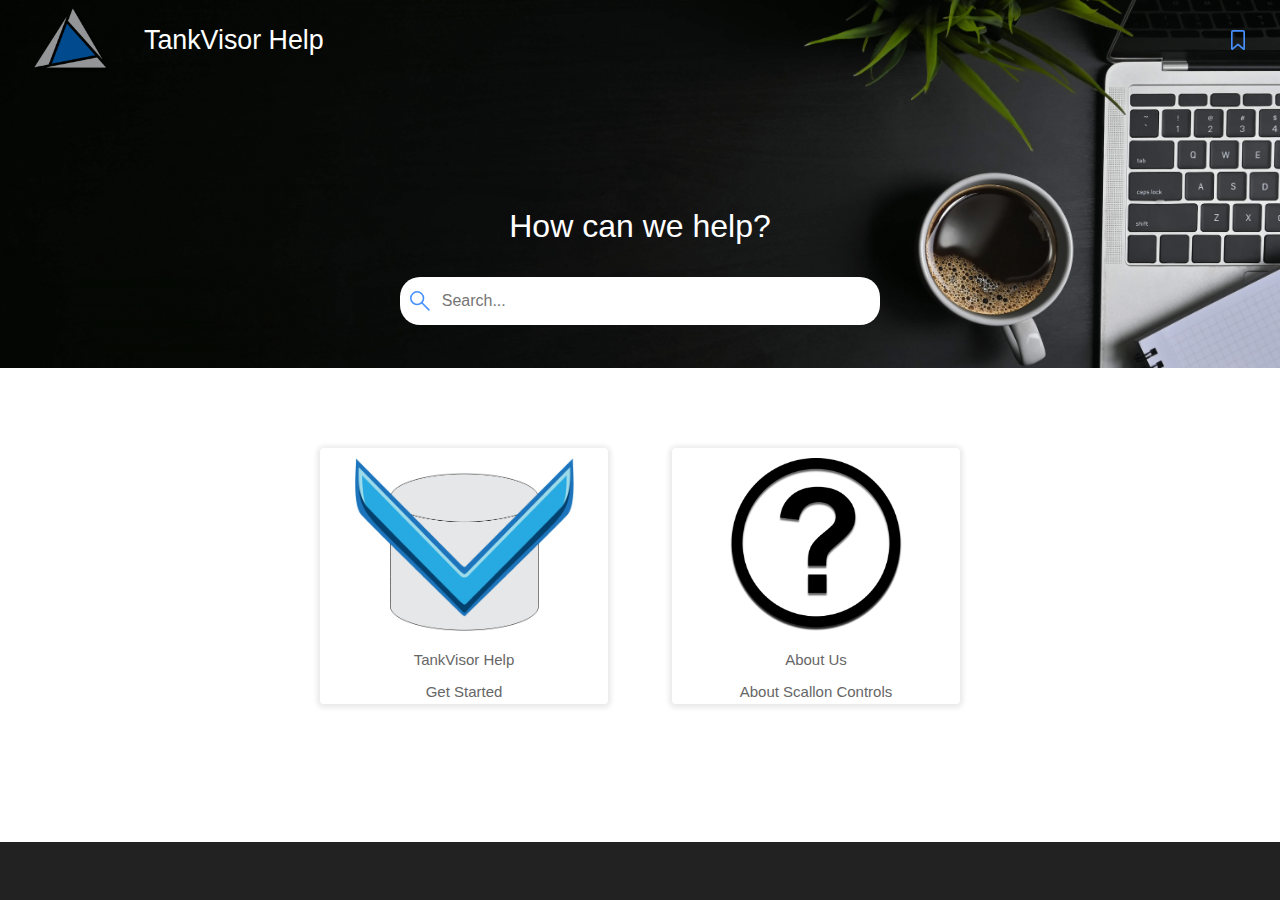
<file: index.htm>
<?xml version="1.0" encoding="utf-8" ?>
<!DOCTYPE html>
<html lang="en" xmlns="http://www.w3.org/1999/xhtml"><head>
  <meta http-equiv="X-UA-Compatible" content="IE=edge"/>
  <meta name="viewport" content="width=device-width, initial-scale=1, maximum-scale=3, user-scalable=yes"/>
  <meta http-equiv="Content-Type" content="text/html; charset=utf-8"/>
  <meta name="version" content="2020.0.0"/>
  <title>
    TankVisor Help
  </title>
  
  <link rel="StyleSheet" href="template/Dark/layout.css" type="text/css"/>
  <link rel="StyleSheet" href="template/Dark/userstyles.css" type="text/css"/>
  <script type="text/javascript">//<![CDATA[

    gRootRelPath = ".";
    gCommonRootRelPath = ".";
  
//]]></script>
</head>

<body class="rh-BODY-wrapper">
  <div class="cookie-widget-holder" id="cookie-status-widget-holder"></div>
  <div class="RH-LAYOUT-HOMEPAGE-TITLEBAR-skip-content-container" id="skip-to-content"></div>
  <header role="banner" class="RH-LAYOUT-HOMEPAGE-TITLEBAR-container">
    <div class="RH-LAYOUT-HOMEPAGE-TITLEBAR-title-bar">
      <div class="RH-LAYOUT-HOMEPAGE-TITLEBAR-logo" id="logo-holder"></div>
      <div id="project_title" class="RH-LAYOUT-HOMEPAGE-TITLEBAR-title"></div>
      <div class="rh-layout-HOMEPAGE-titlebar-right-box">
        <div class="RH-LAYOUT-HOMEPAGE-HEADERMENU-container" id="header-menu"></div>
        <div class="RH-LAYOUT-HOMEPAGE-TITLEBAR-toolbar-box" id="rh-toolbar"></div>
        <div class="RH-LAYOUT-HOMEPAGE-SIDEBAR-container rh-layout-overlay" id="rh-rightpanel"></div>
      </div>
    </div>
    <div id="homepage_intro_tiles" class="RH-LAYOUT-HOMEPAGE-TITLEBAR-homepage-intro-tiles"></div>
    <div id="search_with_help_homepage" class="rh-layout-homepage-titlebar-search-with-help-homepage"></div>
    <div class="rh-layout-selectdetails" id="rh-selectdetails"></div>
  </header>
  <main class="rh-main-class" role="main">
    <div class="rh-layout-homepage-searchresults-searchresultpop" id="RH-LAYOUT-HOMEPAGE-searchresultpop"></div>
    <section class="RH-LAYOUT-HOMEPAGE-TOC-container" id="RH-LAYOUT-HOMEPAGE-TOCTILES"></section>
    <article data-region="topic" class="RH-LAYOUT-HOMEPAGE-TOPICAREA-container RH-LAYOUT-CENTERPANEL-topic-box"></article>
    <div id="rh-homepage"></div>
  </main>
  <footer role="contentinfo" class="RH-LAYOUT-HOMEPAGE-FOOTER-container" id="rh-footer"></footer>
  <script type="text/javascript" src="template/scripts/homepage.js" charset="utf-8"></script>
  <script src="whxdata/layoutconfig.js"></script>
  
  
    
  

  
    
  


</body></html>
</file>
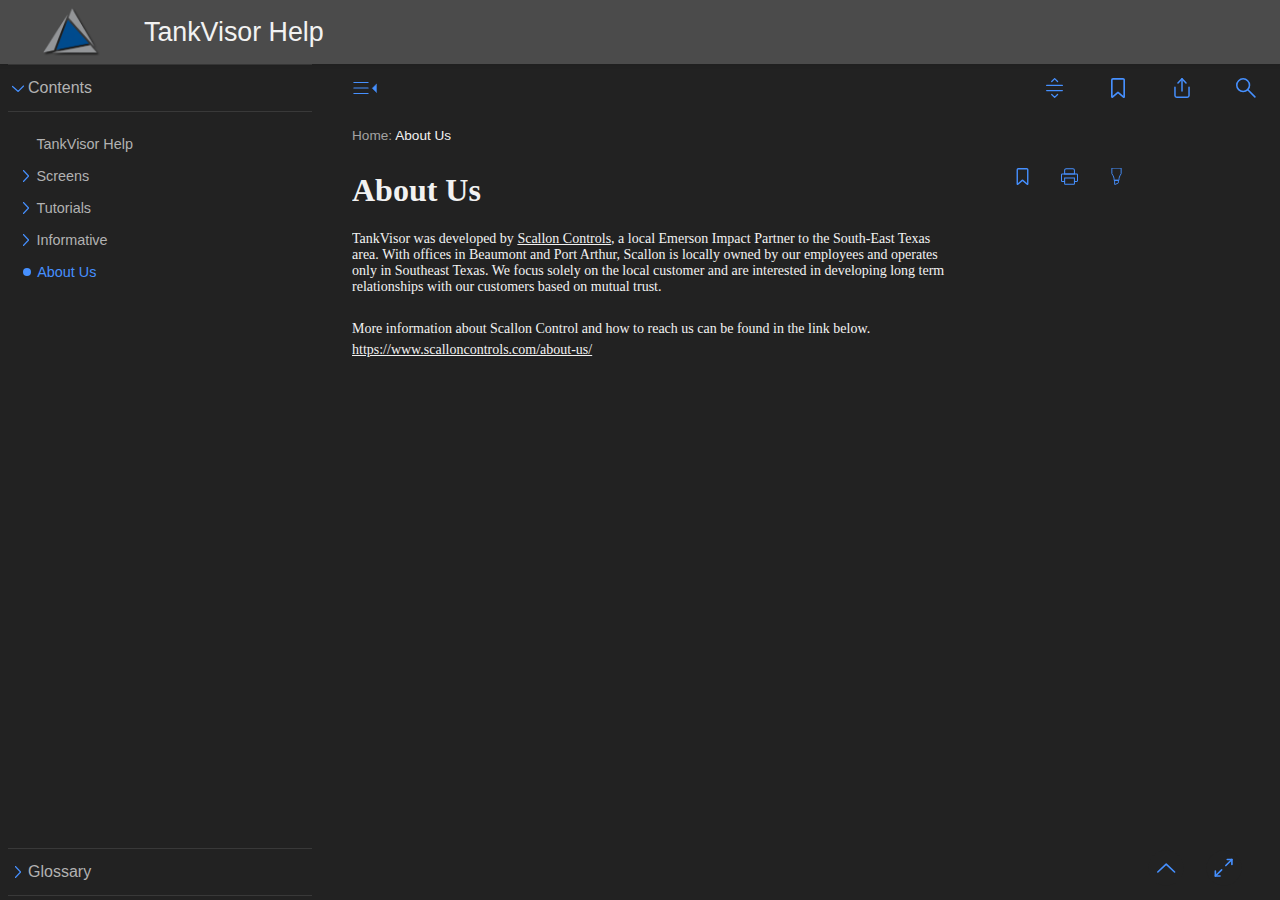
<file: About_Us.htm>
<?xml version="1.0" encoding="utf-8" ?>
<!DOCTYPE html>
<html xmlns="http://www.w3.org/1999/xhtml"><head>
  <meta http-equiv="X-UA-Compatible" content="IE=edge"/>
  <meta name="viewport" content="width=device-width, initial-scale=1, maximum-scale=3, user-scalable=yes"/>
  <meta name="version" content="2020.0.0"/>
  <link rel="StyleSheet" href="./template/styles/topic.min.css" type="text/css"/>
  <link rel="StyleSheet" data-skin="true" type="text/css" href="./template/Dark/layout.css"/>
  <link rel="StyleSheet" data-skin="true" href="./template/Dark/userstyles.css" type="text/css"/>
  

  <meta http-equiv="Content-Type" content="text/html; charset=utf-8"/>
  <meta name="generator" content="Adobe RoboHelp 2020"/>
  <title>About Us</title>
  <meta name="topic-status" content="Draft"/>
  <link rel="stylesheet" type="text/css" href="assets/css/default.css"/>
  <meta name="rh-authors" content="Joey Williams"/>
  <meta name="topic-comment" content="About Scallon Controls"/>
</head>

<body class="rh-BODY-wrapper">
  <div class="cookie-widget-holder" id="cookie-status-widget-holder"></div>
  <div class="RH-LAYOUT-HEADER-skip-content-container" id="skip-to-content"></div>
  <header class="RH-LAYOUT-HEADER-container" role="banner">
    <div class="RH-LAYOUT-HEADER-logo-box  ">
      <div class="RH-LAYOUT-HEADER-logo" id="logo-holder"></div>
      <div class="RH-LAYOUT-HEADER-title" id="topic-title-holder"></div>
    </div>
    <div class="RH-LAYOUT-HEADERMENU-container" id="header-menu"></div>
  </header>
  <main role="main" class="RH-LAYOUT-BODY-container">
    <div class="RH-LAYOUT-SEARCHRESULTS" id="rh-searchresults"></div>
    <div class="RH-LAYOUT-LEFTPANEL-container" id="rh-leftpanel"></div>
    <div class="rh-layout-BODY-main" id="rh-layout-main">
      <div class="RH-LAYOUT-TOOLBAR-toolbar-box" id="rh-toolbar"></div>
      <div class="rh-layout-BODY-body">
        <div class="RH-LAYOUT-CENTERPANEL-container">
          <div class="rh-layout-selectdetails" id="rh-selectdetails"></div>
          <div class="RH-LAYOUT-CENTERPANEL-topic-box" id="rh-topic">
  <h1>About Us</h1>
  <p>TankVisor was developed by <a href="https://www.scalloncontrols.com/">Scallon Controls</a>, a local Emerson Impact Partner to the South-East Texas area. <span>With offices in Beaumont and Port Arthur, Scallon is locally owned by our employees and operates only in Southeast Texas. We focus solely on the local customer and are interested in developing long term relationships with our customers based on mutual trust.</span></p>
  <p> </p>
  <p>More information about Scallon Control and how to reach us can be found in the link below.</p>
  <p><a href="https://www.scalloncontrols.com/about-us/">https://www.scalloncontrols.com/about-us/</a></p>

</div>
          <div class="RH-LAYOUT-BRS-container" id="rh-brs"></div>
        </div>
        <div class="RH-LAYOUT-RIGHTPANEL-container" id="rh-rightpanel"></div>
      </div>
    </div>
  </main>
  <footer role="contentinfo" class="RH-LAYOUT-FOOTER-container" id="rh-footer"></footer>
  <script type="text/javascript">//<![CDATA[

    gRootRelPath = "."
    gCommonRootRelPath = "."
    gTopicId = "3_1"
  
//]]></script>


  <script src="./template/scripts/topicpage.js"></script>
  <script src="./whxdata/layoutconfig.js"></script>
  <script src="./whxdata/brsdata.js"></script>
  
    
      
          

            
              
                  


</body></html>
</file>
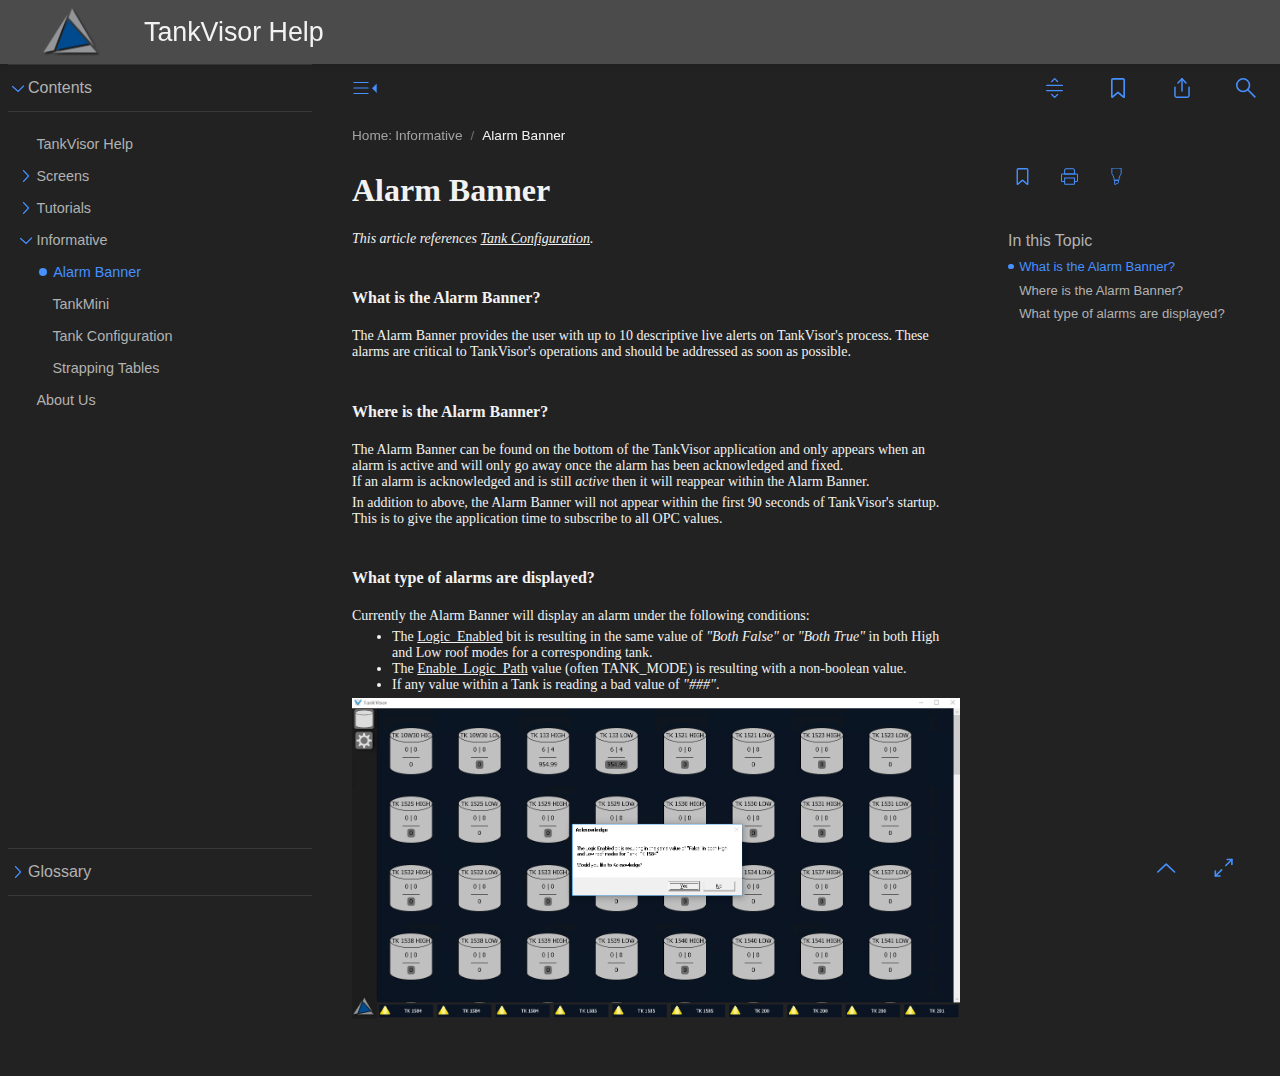
<file: Alarm_Banner.htm>
<?xml version="1.0" encoding="utf-8" ?>
<!DOCTYPE html>
<html xmlns="http://www.w3.org/1999/xhtml"><head>
  <meta http-equiv="X-UA-Compatible" content="IE=edge"/>
  <meta name="viewport" content="width=device-width, initial-scale=1, maximum-scale=3, user-scalable=yes"/>
  <meta name="version" content="2020.0.0"/>
  <link rel="StyleSheet" href="./template/styles/topic.min.css" type="text/css"/>
  <link rel="StyleSheet" data-skin="true" type="text/css" href="./template/Dark/layout.css"/>
  <link rel="StyleSheet" data-skin="true" href="./template/Dark/userstyles.css" type="text/css"/>
  

  <meta http-equiv="Content-Type" content="text/html; charset=utf-8"/>
  <meta name="generator" content="Adobe RoboHelp 2020"/>
  <title>Alarm Banner</title>
  <meta name="topic-status" content="Draft"/>
  <link rel="stylesheet" type="text/css" href="assets/css/default.css"/>
  <meta name="rh-authors" content="Joey Williams"/>
  <meta name="topic-comment" content="Details information on TankVisor&#39;s Alarm Banner."/>
</head>

<body class="rh-BODY-wrapper">
  <div class="cookie-widget-holder" id="cookie-status-widget-holder"></div>
  <div class="RH-LAYOUT-HEADER-skip-content-container" id="skip-to-content"></div>
  <header class="RH-LAYOUT-HEADER-container" role="banner">
    <div class="RH-LAYOUT-HEADER-logo-box  ">
      <div class="RH-LAYOUT-HEADER-logo" id="logo-holder"></div>
      <div class="RH-LAYOUT-HEADER-title" id="topic-title-holder"></div>
    </div>
    <div class="RH-LAYOUT-HEADERMENU-container" id="header-menu"></div>
  </header>
  <main role="main" class="RH-LAYOUT-BODY-container">
    <div class="RH-LAYOUT-SEARCHRESULTS" id="rh-searchresults"></div>
    <div class="RH-LAYOUT-LEFTPANEL-container" id="rh-leftpanel"></div>
    <div class="rh-layout-BODY-main" id="rh-layout-main">
      <div class="RH-LAYOUT-TOOLBAR-toolbar-box" id="rh-toolbar"></div>
      <div class="rh-layout-BODY-body">
        <div class="RH-LAYOUT-CENTERPANEL-container">
          <div class="rh-layout-selectdetails" id="rh-selectdetails"></div>
          <div class="RH-LAYOUT-CENTERPANEL-topic-box" id="rh-topic">
  <h1>Alarm Banner</h1>
  <p><i>This article references <a href="Tank_Configuration.htm#h">Tank Configuration</a>.</i></p>
  <p> </p>
  <h4>What is the Alarm Banner?</h4>
  <p>The Alarm Banner provides the user with up to 10 descriptive live alerts on TankVisor&#39;s process. These alarms are critical to TankVisor&#39;s operations and should be addressed as soon as possible.</p>
  <p> </p>
  <h4><strong>Where is the Alarm Banner?</strong></h4>
  <p>The Alarm Banner can be found on the bottom of the TankVisor application and only appears when an alarm is active and will only go away once the alarm has been acknowledged and fixed.<br/>
    If an alarm is acknowledged and is still <em>active</em> then it will reappear within the Alarm Banner.</p>
  <p>In addition to above, the Alarm Banner will not appear within the first 90 seconds of TankVisor&#39;s startup. This is to give the application time to subscribe to all OPC values.</p>
  <p> </p>
  <h4>What type of alarms are displayed?</h4>
  <p>Currently the Alarm Banner will display an alarm under the following conditions:</p>
  <ul class="Disc">
    <li>The <a href="Tank_Configuration.htm#Logic_Enabled">Logic_Enabled</a> bit is resulting in the same value of <em>&quot;Both False&quot;</em> or <em>&quot;Both True&quot;</em> in both High and Low roof modes for a corresponding tank.</li>
    <li>The <em></em><a href="Tank_Configuration.htm#Enable_Logic_Path">Enable_Logic_Path</a> value (often TANK_MODE) is resulting with a non-boolean value.</li>
    <li>If any value within a Tank is reading a bad value of <em>&quot;###&quot;</em>.</li>
  </ul>
  <p><img src="assets/images/image33.png"/></p>

</div>
          <div class="RH-LAYOUT-BRS-container" id="rh-brs"></div>
        </div>
        <div class="RH-LAYOUT-RIGHTPANEL-container" id="rh-rightpanel"></div>
      </div>
    </div>
  </main>
  <footer role="contentinfo" class="RH-LAYOUT-FOOTER-container" id="rh-footer"></footer>
  <script type="text/javascript">//<![CDATA[

    gRootRelPath = "."
    gCommonRootRelPath = "."
    gTopicId = "3.0_1"
  
//]]></script>


  <script src="./template/scripts/topicpage.js"></script>
  <script src="./whxdata/layoutconfig.js"></script>
  <script src="./whxdata/brsdata.js"></script>
  
    
      
          

            
              
                  


</body></html>
</file>
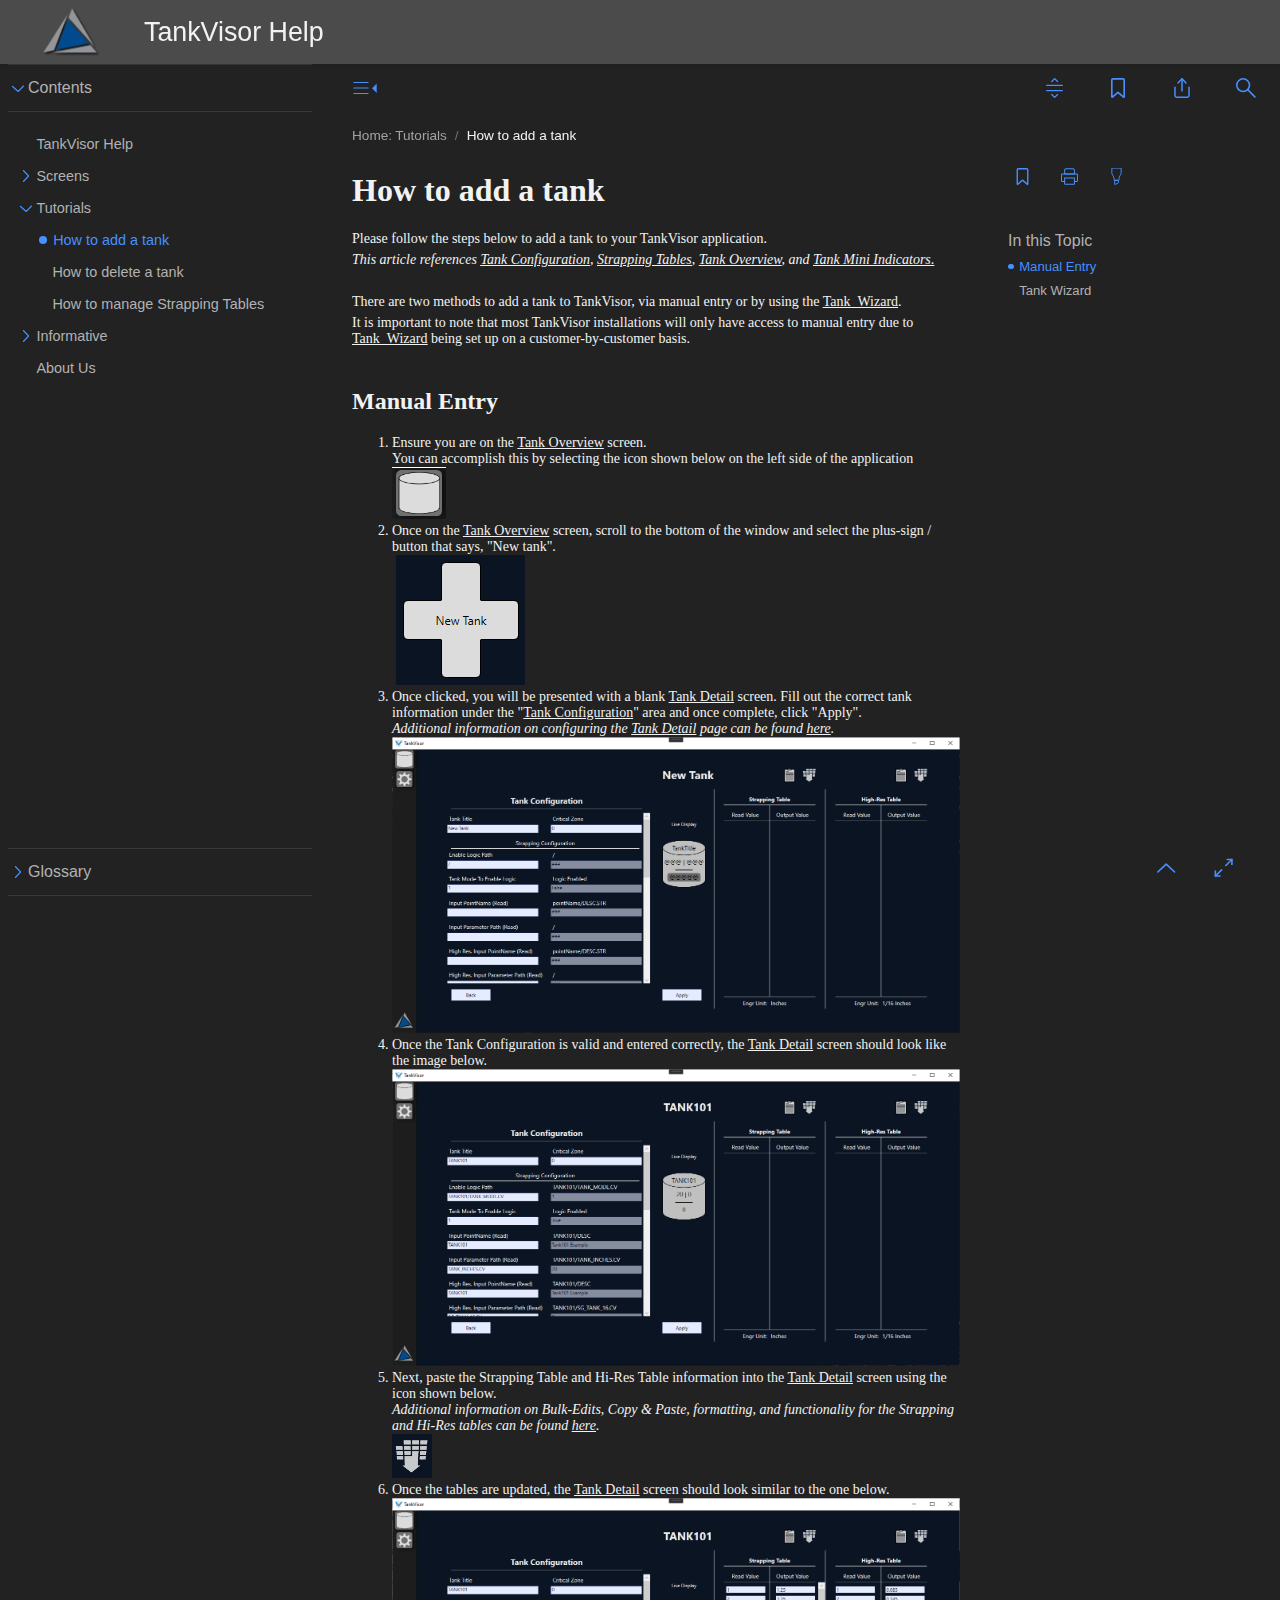
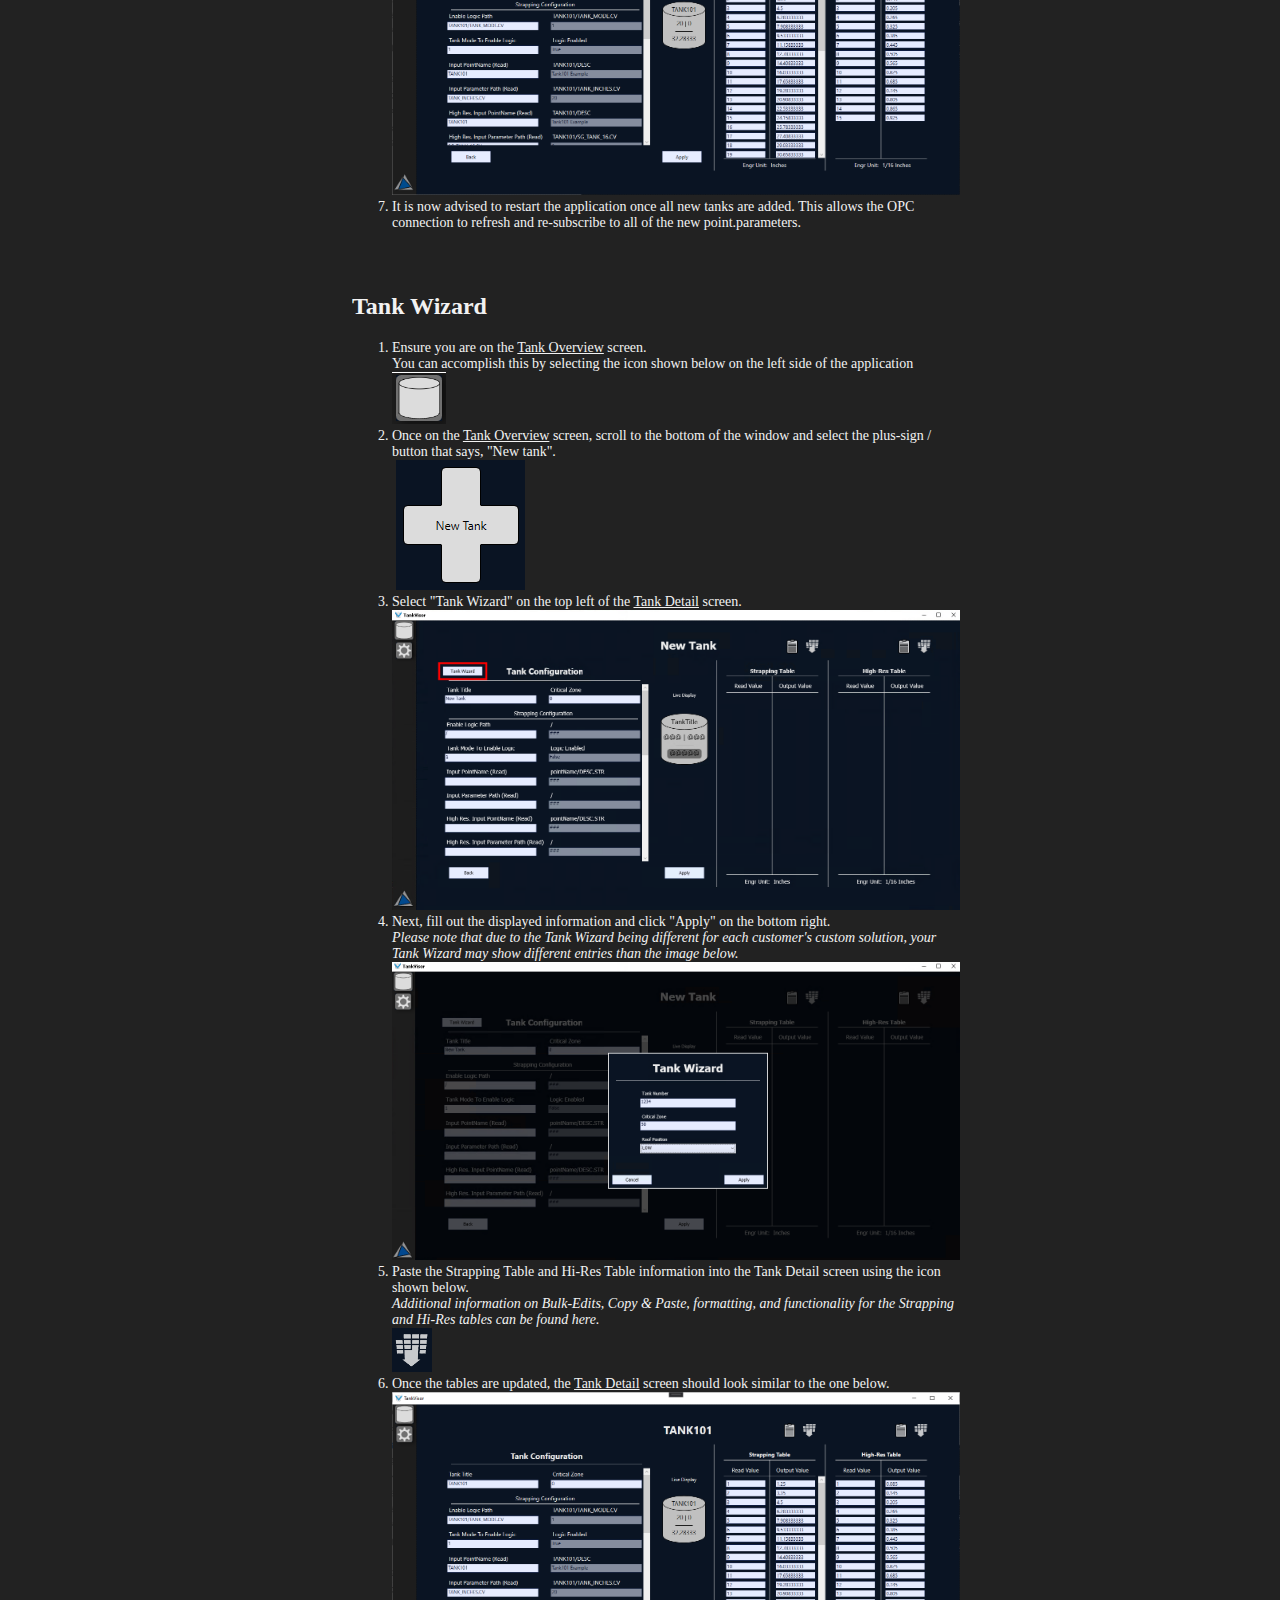
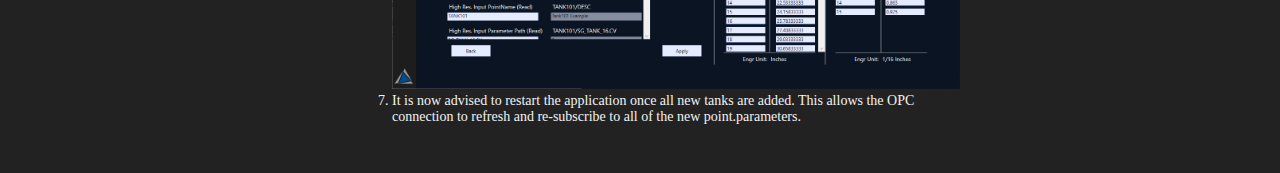
<file: How_to_add_a_tank.htm>
<?xml version="1.0" encoding="utf-8" ?>
<!DOCTYPE html>
<html xmlns="http://www.w3.org/1999/xhtml"><head>
  <meta http-equiv="X-UA-Compatible" content="IE=edge"/>
  <meta name="viewport" content="width=device-width, initial-scale=1, maximum-scale=3, user-scalable=yes"/>
  <meta name="version" content="2020.0.0"/>
  <link rel="StyleSheet" href="./template/styles/topic.min.css" type="text/css"/>
  <link rel="StyleSheet" data-skin="true" type="text/css" href="./template/Dark/layout.css"/>
  <link rel="StyleSheet" data-skin="true" href="./template/Dark/userstyles.css" type="text/css"/>
  

  <meta http-equiv="Content-Type" content="text/html; charset=utf-8"/>
  <meta name="generator" content="Adobe RoboHelp 2020"/>
  <title>How to add a tank</title>
  <meta name="topic-status" content="Draft"/>
  <link rel="stylesheet" type="text/css" href="assets/css/default.css"/>
  <meta name="rh-authors" content="Joey Williams"/>
  <meta name="topic-comment" content="Instructions on adding a tank to TankVisor"/>
</head>

<body class="rh-BODY-wrapper">
  <div class="cookie-widget-holder" id="cookie-status-widget-holder"></div>
  <div class="RH-LAYOUT-HEADER-skip-content-container" id="skip-to-content"></div>
  <header class="RH-LAYOUT-HEADER-container" role="banner">
    <div class="RH-LAYOUT-HEADER-logo-box  ">
      <div class="RH-LAYOUT-HEADER-logo" id="logo-holder"></div>
      <div class="RH-LAYOUT-HEADER-title" id="topic-title-holder"></div>
    </div>
    <div class="RH-LAYOUT-HEADERMENU-container" id="header-menu"></div>
  </header>
  <main role="main" class="RH-LAYOUT-BODY-container">
    <div class="RH-LAYOUT-SEARCHRESULTS" id="rh-searchresults"></div>
    <div class="RH-LAYOUT-LEFTPANEL-container" id="rh-leftpanel"></div>
    <div class="rh-layout-BODY-main" id="rh-layout-main">
      <div class="RH-LAYOUT-TOOLBAR-toolbar-box" id="rh-toolbar"></div>
      <div class="rh-layout-BODY-body">
        <div class="RH-LAYOUT-CENTERPANEL-container">
          <div class="rh-layout-selectdetails" id="rh-selectdetails"></div>
          <div class="RH-LAYOUT-CENTERPANEL-topic-box" id="rh-topic">
  <h1>How to add a tank</h1>
  <p><span style="font-weight:100;">Please follow the steps below to add a tank to your TankVisor application.</span></p>
  <p><em>This article references <a href="Tank_Configuration.htm"><u>Tank Configuration</u></a>, <a href="Strapping_Tables.htm"><u>Strapping Tables</u></a>, <a href="Tank_Overview.htm">Tank Overview</a>, and <a href="TankMini.htm"><u>Tank Mini Indicators</u></a></em><u>.</u></p>
  <p> </p>
  <p>There are two methods to add a tank to TankVisor, via manual entry or by using the <a href="How_to_add_a_tank.htm#Tank_Wizard">Tank_Wizard</a>.</p>
  <p>It is important to note that most TankVisor installations will only have access to manual entry due to <u><a href="How_to_add_a_tank.htm#Tank_Wizard">Tank_Wizard</a></u> being set up on a customer-by-customer basis.</p>
  <p> </p>
  <h2>Manual Entry</h2>
  <ol class="Decimal">
    <li>Ensure you are on the <a href="Tank_Overview.htm">Tank Overview</a> screen.<br/>
      You can accomplish this by selecting the icon shown below on the left side of the application<br/>
      <img src="assets/images/image.png"/>
    </li>
    <li>Once on the <a href="Tank_Overview.htm">Tank Overview</a> screen, scroll to the bottom of the window and select the plus-sign / button that says, &quot;New tank&quot;.<br/>
       <img src="assets/images/image1.png"/></li>
    <li>Once clicked, you will be presented with a blank <a href="Tank_Configuration.htm">Tank Detail</a> screen. Fill out the correct tank information under the &quot;<a href="Tank_Configuration.htm">Tank Configuration</a>&quot; area and once complete, click &quot;Apply&quot;.<br/>
      <em>Additional information on configuring the <a href="Tank_Detail.htm">Tank Detail</a> page can be found <a href="Tank_Detail.htm">here</a>.</em><br/>
      <img src="assets/images/image2.png"/>
    </li>
    <li>Once the Tank Configuration is valid and entered correctly, the <a href="Tank_Detail.htm">Tank Detail</a> screen should look like the image below.<br/>
      <img height="745" src="assets/images/image4.png" width="1426"/>
    </li>
    <li>Next, paste the Strapping Table and Hi-Res Table information into the <a href="Tank_Detail.htm">Tank Detail</a> screen using the icon shown below.<br/>
      <em>Additional information on Bulk-Edits, Copy &amp; Paste, formatting, and functionality for the Strapping and Hi-Res tables can be found <u>here</u>.</em><br/>
      <img src="assets/images/image5.png"/>
    </li>
    <li>Once the tables are updated, the <a href="Tank_Detail.htm">Tank Detail</a> screen should look similar to the one below.<br/>
      <img src="assets/images/image6.png"/>
    </li>
    <li>It is now advised to restart the application once all new tanks are added. This allows the OPC connection to refresh and re-subscribe to all of the new point.parameters.</li>
  </ol>
  <p> </p>
  <p> </p>
  <h2 id="h"><a id="Tank_Wizard"></a>Tank Wizard</h2>
  <ol class="Decimal">
    <li style="border-width: 1px;border-color: #000000;border-left-width: 1px;border-top-width: 1px;border-top-color: #000000;border-right-width: 1px;border-bottom-width: 1px;border-left-color: #000000;border-right-color: #000000;border-bottom-color: #000000">Ensure you are on the <a href="Tank_Overview.htm">Tank Overview</a> screen.<br/>
      You can accomplish this by selecting the icon shown below on the left side of the application<br/>
      <img src="assets/images/image.png"/>
    </li>
    <li>Once on the <a href="Tank_Overview.htm">Tank Overview</a> screen, scroll to the bottom of the window and select the plus-sign / button that says, &quot;New tank&quot;.<br/>
       <img src="assets/images/image1.png"/></li>
    <li>Select &quot;Tank Wizard&quot; on the top left of the <a href="Tank_Detail.htm">Tank Detail</a> screen.<br/>
      <img src="assets/images/image11.png"/>
    </li>
    <li>Next, fill out the displayed information and click &quot;Apply&quot; on the bottom right.<br/>
      <i>Please note that due to the Tank Wizard being different for each customer&#39;s custom solution, your Tank Wizard may show different entries than the image below.<br/>
        <img height="746" src="assets/images/image12.png" width="1420"/></i><br/>
      <i></i>
    </li>
    <li>Paste the Strapping Table and Hi-Res Table information into the Tank Detail screen using the icon shown below.<br/>
      <em>Additional information on Bulk-Edits, Copy &amp; Paste, formatting, and functionality for the Strapping and Hi-Res tables can be found here.</em><br/>
      <img src="assets/images/image5.png"/>
    </li>
    <li>Once the tables are updated, the <a href="Tank_Detail.htm">Tank Detail</a> screen should look similar to the one below.<br/>
      <img src="assets/images/image6.png"/>
    </li>
    <li>It is now advised to restart the application once all new tanks are added. This allows the OPC connection to refresh and re-subscribe to all of the new point.parameters.<i></i><i></i></li>
  </ol>

</div>
          <div class="RH-LAYOUT-BRS-container" id="rh-brs"></div>
        </div>
        <div class="RH-LAYOUT-RIGHTPANEL-container" id="rh-rightpanel"></div>
      </div>
    </div>
  </main>
  <footer role="contentinfo" class="RH-LAYOUT-FOOTER-container" id="rh-footer"></footer>
  <script type="text/javascript">//<![CDATA[

    gRootRelPath = "."
    gCommonRootRelPath = "."
    gTopicId = "2.0_1"
  
//]]></script>


  <script src="./template/scripts/topicpage.js"></script>
  <script src="./whxdata/layoutconfig.js"></script>
  <script src="./whxdata/brsdata.js"></script>
  
    
      
          

            
              
                  


</body></html>
</file>
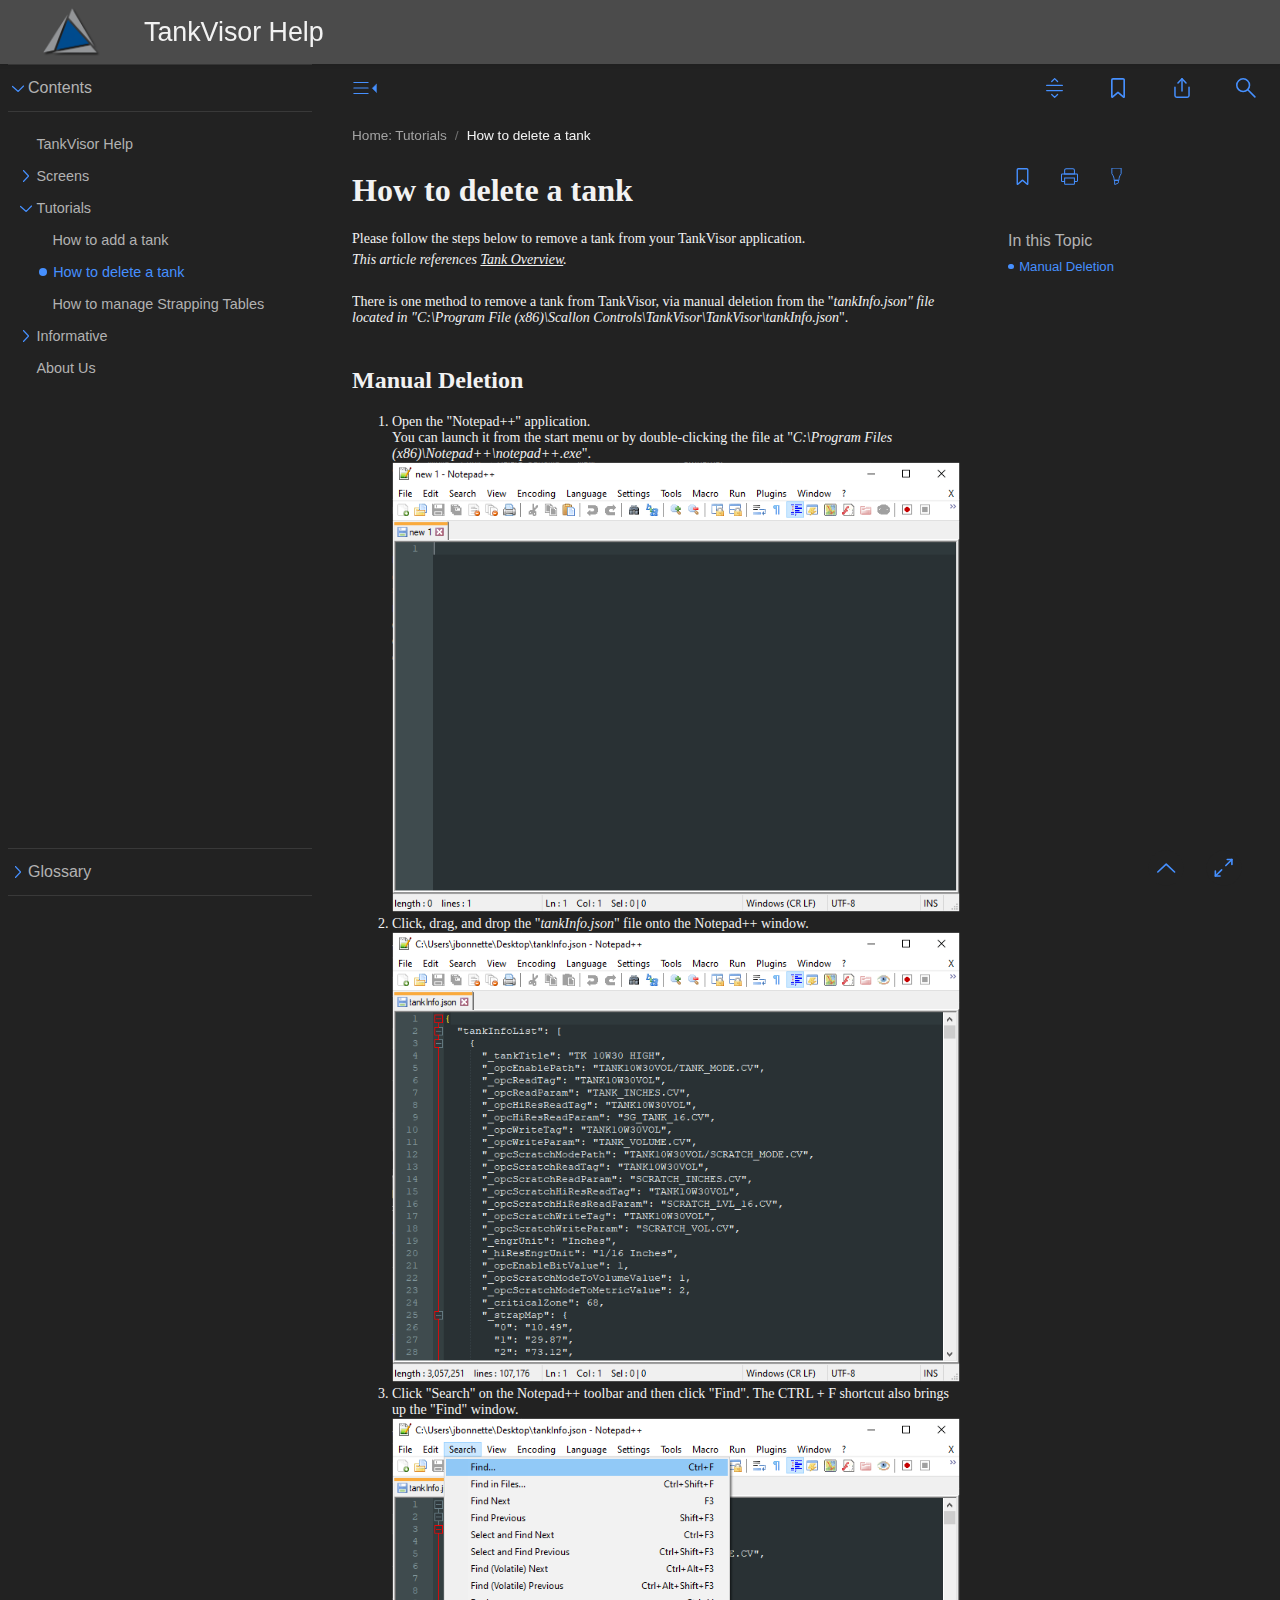
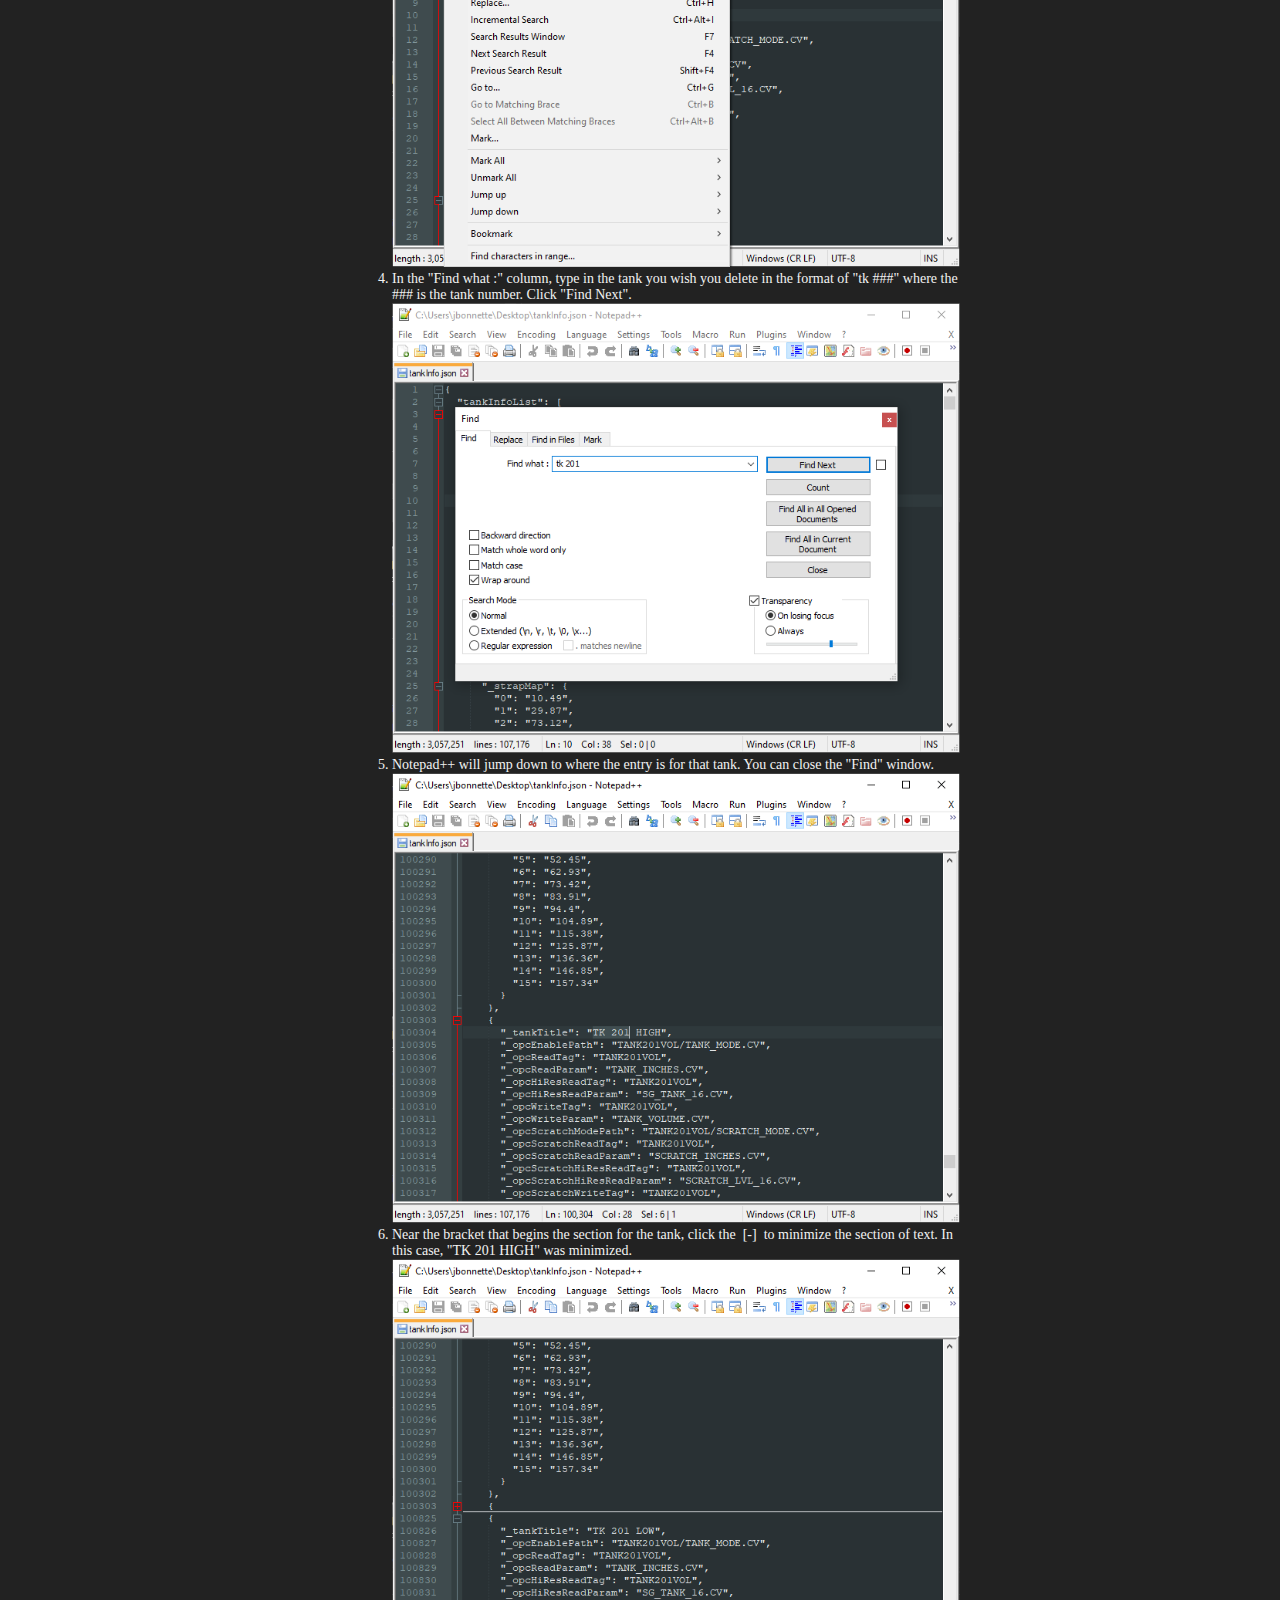
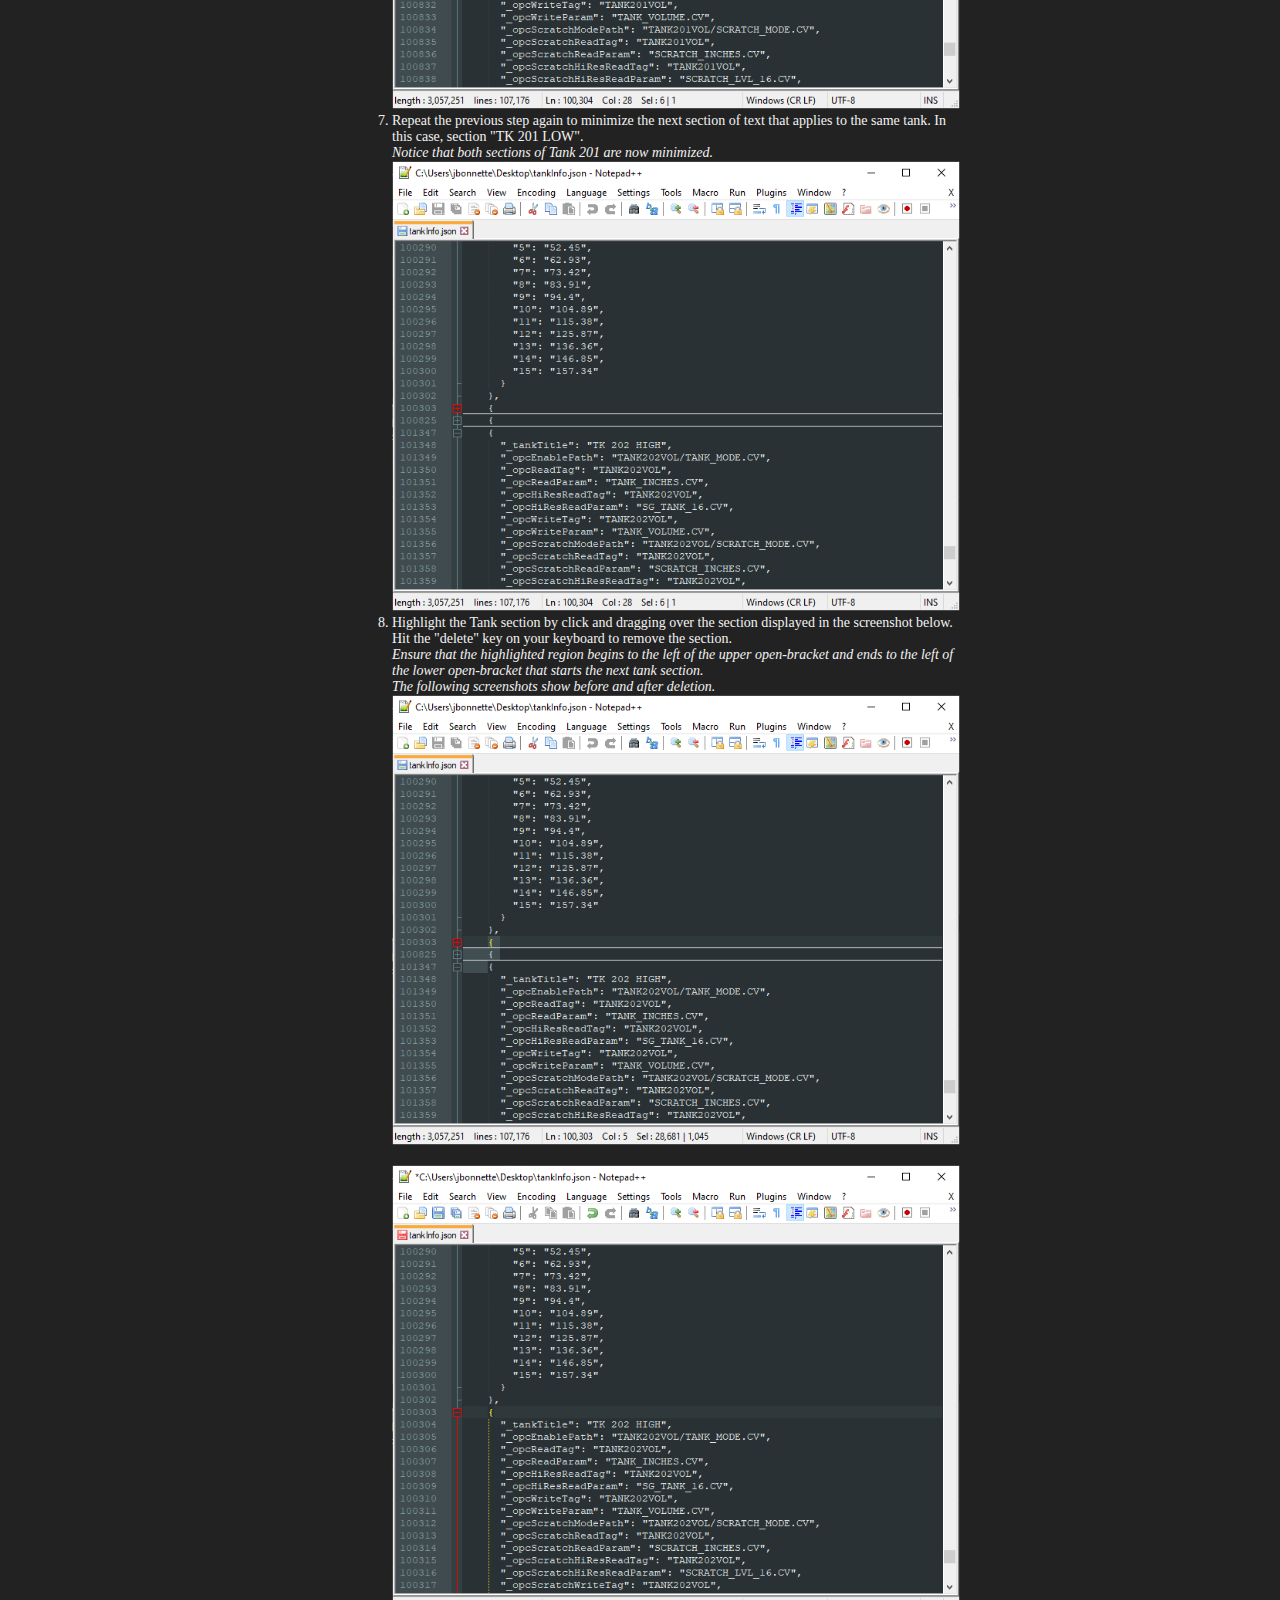
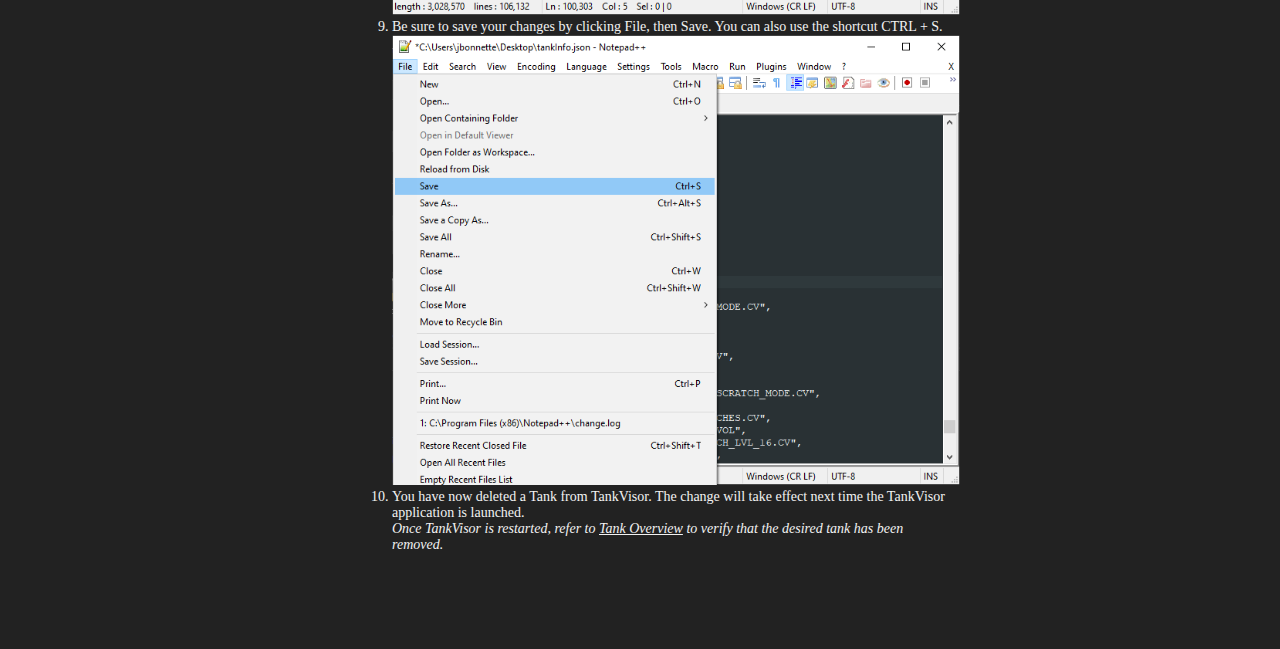
<file: How_to_delete_a_tank.htm>
<?xml version="1.0" encoding="utf-8" ?>
<!DOCTYPE html>
<html xmlns="http://www.w3.org/1999/xhtml"><head>
  <meta http-equiv="X-UA-Compatible" content="IE=edge"/>
  <meta name="viewport" content="width=device-width, initial-scale=1, maximum-scale=3, user-scalable=yes"/>
  <meta name="version" content="2020.0.0"/>
  <link rel="StyleSheet" href="./template/styles/topic.min.css" type="text/css"/>
  <link rel="StyleSheet" data-skin="true" type="text/css" href="./template/Dark/layout.css"/>
  <link rel="StyleSheet" data-skin="true" href="./template/Dark/userstyles.css" type="text/css"/>
  

  <meta http-equiv="Content-Type" content="text/html; charset=utf-8"/>
  <meta name="generator" content="Adobe RoboHelp 2020"/>
  <title>How to delete a tank</title>
  <meta name="topic-status" content="Draft"/>
  <link rel="stylesheet" type="text/css" href="assets/css/default.css"/>
  <meta name="rh-authors" content="Joshua Bonnette"/>
  <meta name="topic-comment" content=""/>
</head>

<body class="rh-BODY-wrapper">
  <div class="cookie-widget-holder" id="cookie-status-widget-holder"></div>
  <div class="RH-LAYOUT-HEADER-skip-content-container" id="skip-to-content"></div>
  <header class="RH-LAYOUT-HEADER-container" role="banner">
    <div class="RH-LAYOUT-HEADER-logo-box  ">
      <div class="RH-LAYOUT-HEADER-logo" id="logo-holder"></div>
      <div class="RH-LAYOUT-HEADER-title" id="topic-title-holder"></div>
    </div>
    <div class="RH-LAYOUT-HEADERMENU-container" id="header-menu"></div>
  </header>
  <main role="main" class="RH-LAYOUT-BODY-container">
    <div class="RH-LAYOUT-SEARCHRESULTS" id="rh-searchresults"></div>
    <div class="RH-LAYOUT-LEFTPANEL-container" id="rh-leftpanel"></div>
    <div class="rh-layout-BODY-main" id="rh-layout-main">
      <div class="RH-LAYOUT-TOOLBAR-toolbar-box" id="rh-toolbar"></div>
      <div class="rh-layout-BODY-body">
        <div class="RH-LAYOUT-CENTERPANEL-container">
          <div class="rh-layout-selectdetails" id="rh-selectdetails"></div>
          <div class="RH-LAYOUT-CENTERPANEL-topic-box" id="rh-topic">
  <h1>How to delete a tank</h1>
  <p><span style="font-weight:100;">Please follow the steps below to remove a tank from your TankVisor application.</span></p>
  <p><em>This article references <a href="Tank_Overview.htm">Tank Overview</a>.</em></p>
  <p> </p>
  <p><span style="font-weight:100;"></span>There is one method to remove a tank from TankVisor, via manual deletion from the &quot;<em>tankInfo.json&quot; file located in &quot;C:\Program File (x86)\Scallon Controls\TankVisor\TankVisor\tankInfo.json</em>&quot;.</p>
  <p> </p>
  <h2>Manual Deletion</h2>
  <ol class="Decimal">
    <li>Open the &quot;Notepad++&quot; application.<br/>
      You can launch it from the start menu or by double-clicking the file at &quot;<em>C:\Program Files (x86)\Notepad++\notepad++.</em><em>exe</em>&quot;.<img src="assets/images/image35.png" style="border-width: 1px; border-color: rgb(0, 0, 0);"/><br/>
    </li>
    <li>Click, drag, and drop the &quot;<em>tankInfo.json</em>&quot; file onto the Notepad++ window.<br/>
      <img src="assets/images/image38.png"/><br/>
    </li>
    <li>Click &quot;Search&quot; on the Notepad++ toolbar and then click &quot;Find&quot;. The CTRL + F shortcut also brings up the &quot;Find&quot; window.<img src="assets/images/image39.png"/><br/>
    </li>
    <li>In the &quot;Find what :&quot; column, type in the tank you wish you delete in the format of &quot;tk ###&quot; where the ### is the tank number. Click &quot;Find Next&quot;.<img src="assets/images/image41.png"/><br/>
    </li>
    <li>Notepad++ will jump down to where the entry is for that tank. You can close the &quot;Find&quot; window.<img src="assets/images/image43.png"/><br/>
    </li>
    <li>Near the bracket that begins the section for the tank, click the  [-]  to minimize the section of text. In this case, &quot;TK 201 HIGH&quot; was minimized.<img src="assets/images/image44.png"/><br/>
    </li>
    <li>Repeat the previous step again to minimize the next section of text that applies to the same tank. In this case, section &quot;TK 201 LOW&quot;.<br/>
      <i>Notice that both sections of Tank 201 are now minimized.<br/>
      </i><img height="583" src="assets/images/image45.png" width="736"/><br/>
    </li>
    <li>Highlight the Tank section by click and dragging over the section displayed in the screenshot below. Hit the &quot;delete&quot; key on your keyboard to remove the section.<br/>
      <i>Ensure that the highlighted region begins to the left of the upper open-bracket and ends to the left of the lower open-bracket that starts the next tank section.<br/>
        The following screenshots show before and after deletion.                                                <img src="assets/images/image46.png"/> </i><img src="assets/images/image47.png"/><br/>
    </li>
    <li>Be sure to save your changes by clicking File, then Save. You can also use the shortcut CTRL + S.<img src="assets/images/image48.png"/><br/>
    </li>
    <li>You have now deleted a Tank from TankVisor. The change will take effect next time the TankVisor application is launched.<br/>
      <em>Once TankVisor is restarted, refer to</em> <em><a href="Tank_Overview.htm">Tank Overview</a> to verify that the desired tank has been removed. </em>
    </li>
    <br/>
    <br/>
     
  </ol>

</div>
          <div class="RH-LAYOUT-BRS-container" id="rh-brs"></div>
        </div>
        <div class="RH-LAYOUT-RIGHTPANEL-container" id="rh-rightpanel"></div>
      </div>
    </div>
  </main>
  <footer role="contentinfo" class="RH-LAYOUT-FOOTER-container" id="rh-footer"></footer>
  <script type="text/javascript">//<![CDATA[

    gRootRelPath = "."
    gCommonRootRelPath = "."
    gTopicId = "2.0_2"
  
//]]></script>


  <script src="./template/scripts/topicpage.js"></script>
  <script src="./whxdata/layoutconfig.js"></script>
  <script src="./whxdata/brsdata.js"></script>
  
    
      
          

            
              
                  


</body></html>
</file>
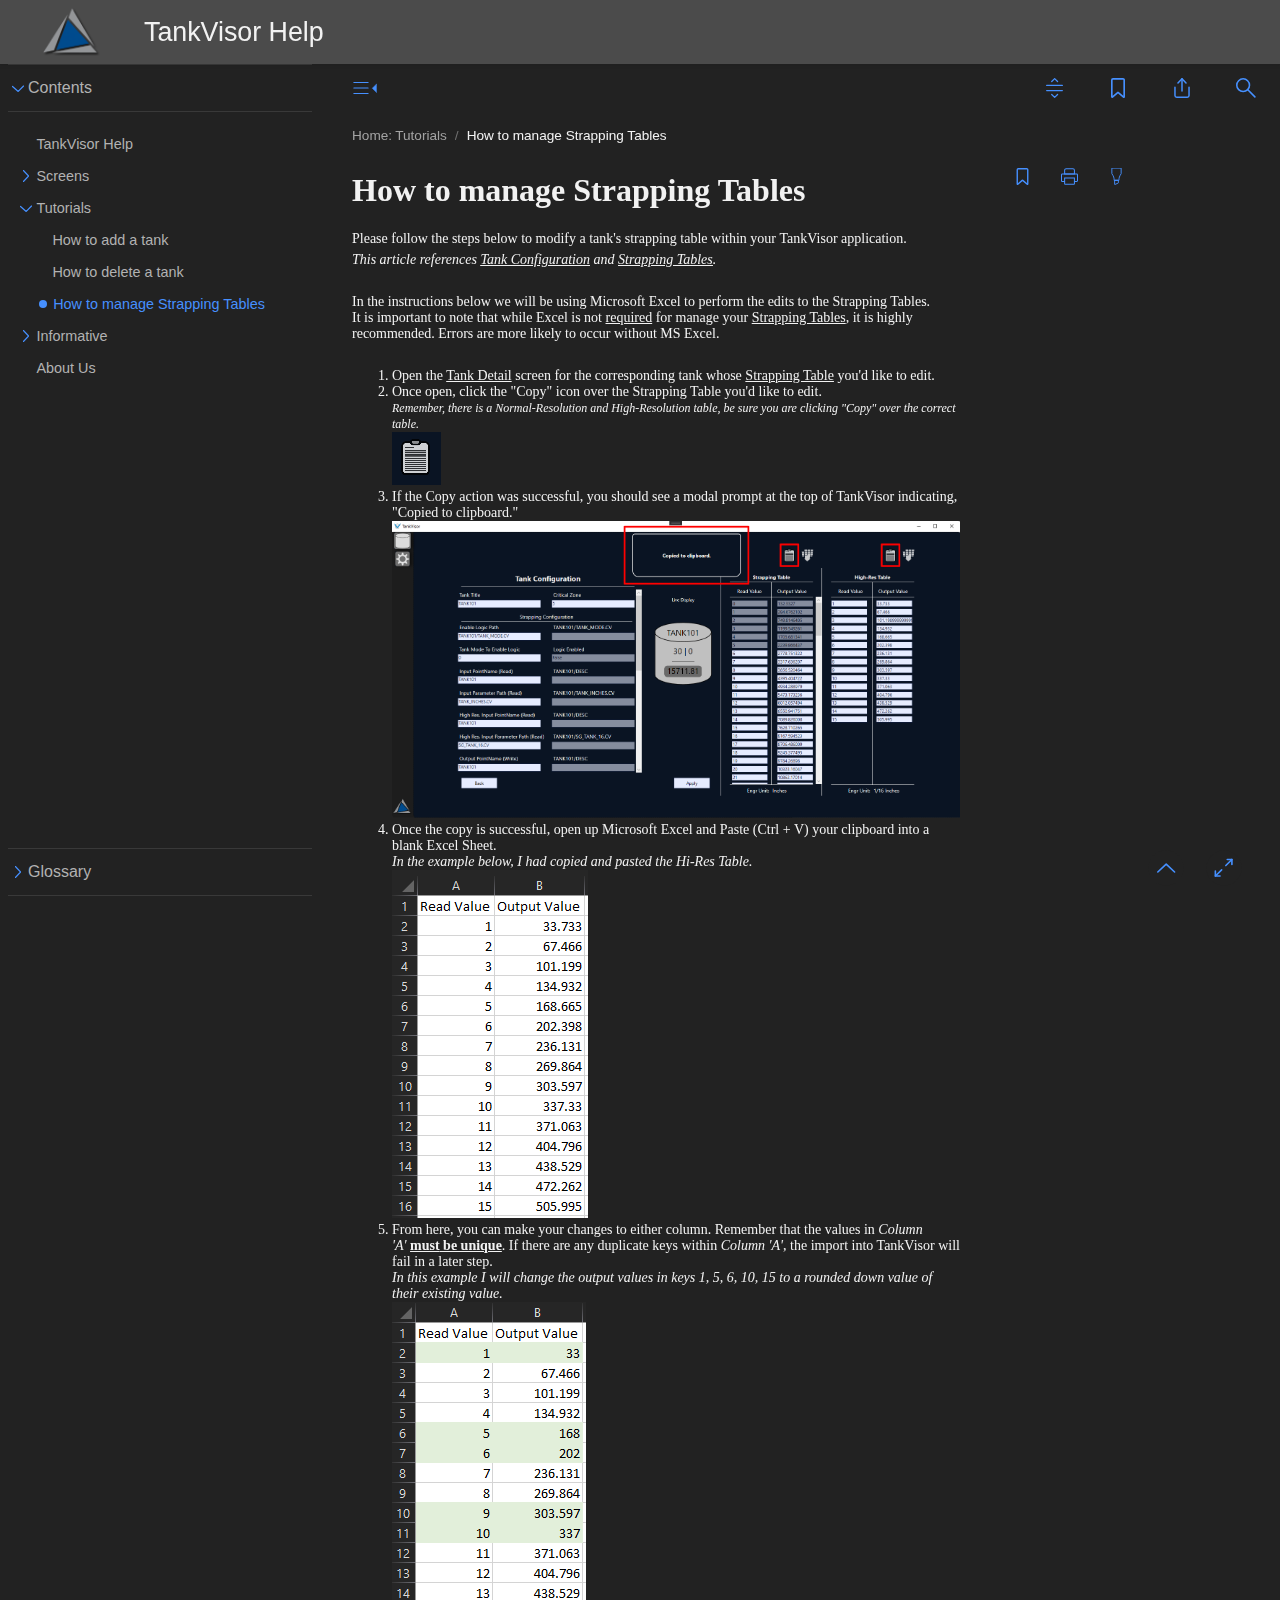
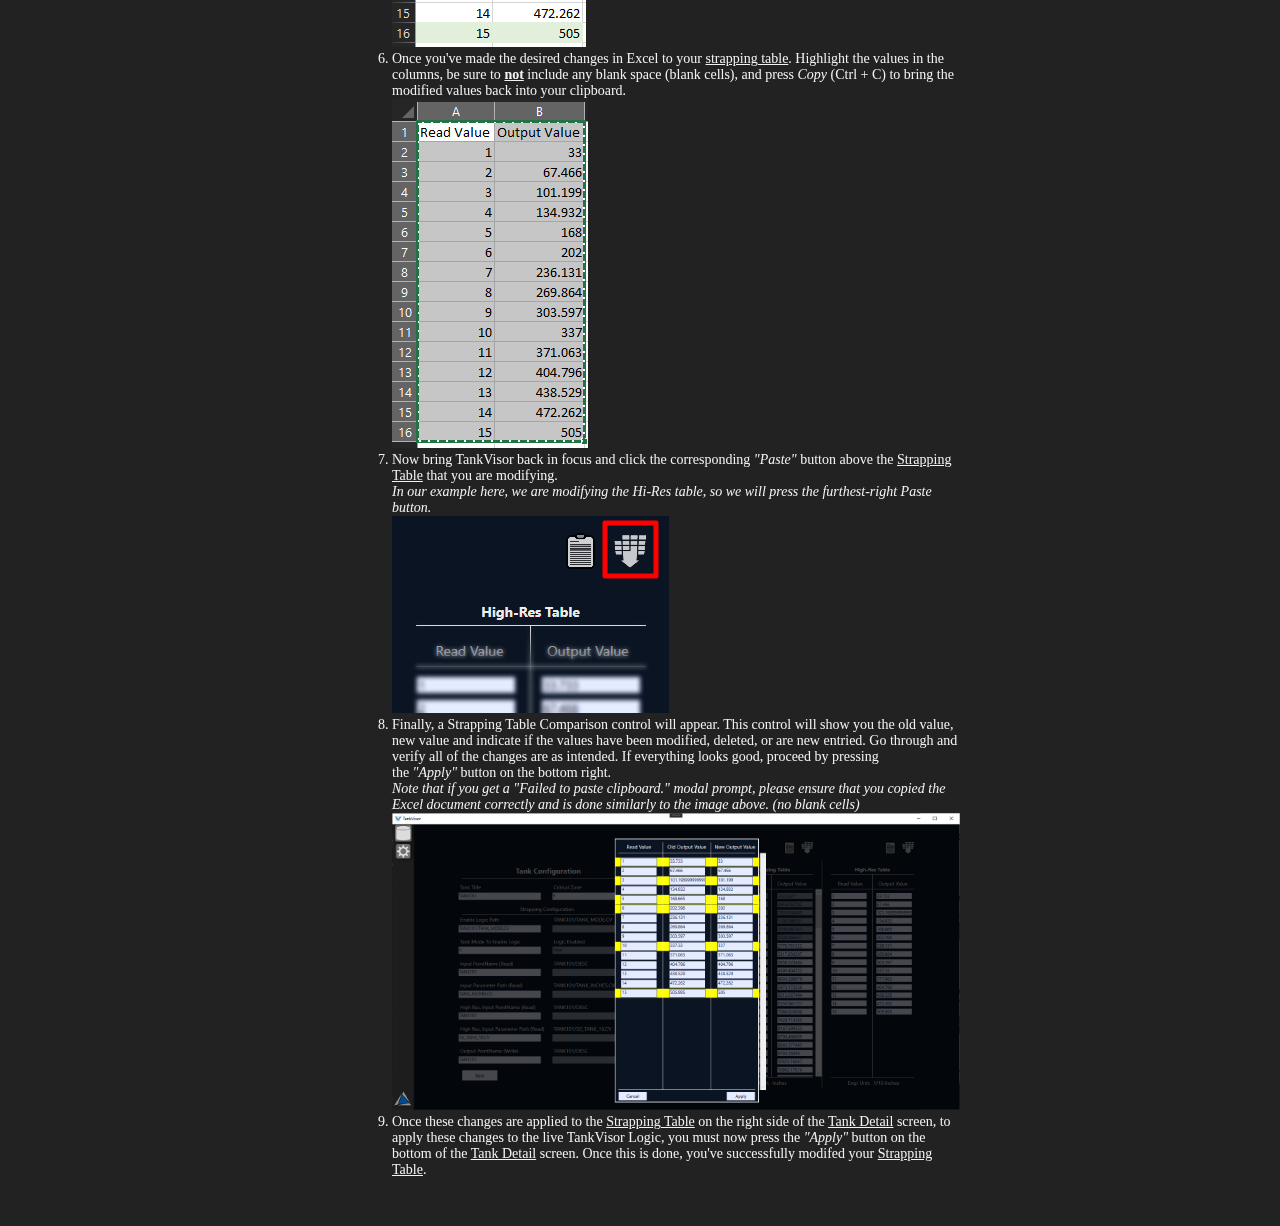
<file: How_to_modify_Strapping_Tables.htm>
<?xml version="1.0" encoding="utf-8" ?>
<!DOCTYPE html>
<html xmlns="http://www.w3.org/1999/xhtml"><head>
  <meta http-equiv="X-UA-Compatible" content="IE=edge"/>
  <meta name="viewport" content="width=device-width, initial-scale=1, maximum-scale=3, user-scalable=yes"/>
  <meta name="version" content="2020.0.0"/>
  <link rel="StyleSheet" href="./template/styles/topic.min.css" type="text/css"/>
  <link rel="StyleSheet" data-skin="true" type="text/css" href="./template/Dark/layout.css"/>
  <link rel="StyleSheet" data-skin="true" href="./template/Dark/userstyles.css" type="text/css"/>
  

  <meta http-equiv="Content-Type" content="text/html; charset=utf-8"/>
  <meta name="generator" content="Adobe RoboHelp 2020"/>
  <title>How to manage Strapping Tables</title>
  <meta name="topic-status" content="Draft"/>
  <link rel="stylesheet" type="text/css" href="assets/css/default.css"/>
  <meta name="rh-authors" content="Joey Williams"/>
  <meta name="topic-comment" content="Tutorial on how to modify Strapping Tables."/>
</head>

<body class="rh-BODY-wrapper">
  <div class="cookie-widget-holder" id="cookie-status-widget-holder"></div>
  <div class="RH-LAYOUT-HEADER-skip-content-container" id="skip-to-content"></div>
  <header class="RH-LAYOUT-HEADER-container" role="banner">
    <div class="RH-LAYOUT-HEADER-logo-box  ">
      <div class="RH-LAYOUT-HEADER-logo" id="logo-holder"></div>
      <div class="RH-LAYOUT-HEADER-title" id="topic-title-holder"></div>
    </div>
    <div class="RH-LAYOUT-HEADERMENU-container" id="header-menu"></div>
  </header>
  <main role="main" class="RH-LAYOUT-BODY-container">
    <div class="RH-LAYOUT-SEARCHRESULTS" id="rh-searchresults"></div>
    <div class="RH-LAYOUT-LEFTPANEL-container" id="rh-leftpanel"></div>
    <div class="rh-layout-BODY-main" id="rh-layout-main">
      <div class="RH-LAYOUT-TOOLBAR-toolbar-box" id="rh-toolbar"></div>
      <div class="rh-layout-BODY-body">
        <div class="RH-LAYOUT-CENTERPANEL-container">
          <div class="rh-layout-selectdetails" id="rh-selectdetails"></div>
          <div class="RH-LAYOUT-CENTERPANEL-topic-box" id="rh-topic">
  <h1>How to manage Strapping Tables</h1>
  <p><span style="font-weight:100;">Please follow the steps below to modify a tank&#39;s strapping table within your TankVisor application.</span></p>
  <p><em>This article references <u><a href="Tank_Configuration.htm">Tank Configuration</a></u> and <a href="Strapping_Tables.htm"><u>Strapping Tables</u></a>.</em></p>
  <p> </p>
  <p>In the instructions below we will be using Microsoft Excel to perform the edits to the Strapping Tables.<br/>
    It is important to note that while Excel is not <u>required</u> for manage your <a href="Strapping_Tables.htm">Strapping Tables</a>, it is highly recommended. Errors are more likely to occur without MS Excel.</p>
  <p> </p>
  <ol class="Decimal">
    <li>Open the <a href="Tank_Detail.htm">Tank Detail</a> screen for the corresponding tank whose <a href="Strapping_Tables.htm">Strapping Table</a> you&#39;d like to edit.</li>
    <li>Once open, click the &quot;Copy&quot; icon over the Strapping Table you&#39;d like to edit.<br/>
      <em><span style="font-size:12px">Remember, there is a Normal-Resolution and High-Resolution table, be sure you are clicking &quot;Copy&quot; over the correct table.</span></em><span style="font-size:12px;"></span><br/>
      <img src="assets/images/image23.png"/>
    </li>
    <li>If the Copy action was successful, you should see a modal prompt at the top of TankVisor indicating, &quot;Copied to clipboard.&quot;<br/>
      <img src="assets/images/Strapping Table - Copied.png"/>
    </li>
    <li>Once the copy is successful, open up Microsoft Excel and Paste (Ctrl + V) your clipboard into a blank Excel Sheet.<br/>
      <em>In the example below, I had copied and pasted the Hi-Res Table.</em><br/>
      <img src="assets/images/image24.png"/>
    </li>
    <li>From here, you can make your changes to either column. Remember that the values in <em>Column &#39;A&#39;</em> <strong><u>must</u><u> be unique</u></strong>.<strong></strong> <u></u>If there are any duplicate keys within <em>Column &#39;A&#39;</em>, the import into TankVisor will fail in a later step.<br/>
      <em></em><em>In this example I will change the output values in keys 1, 5, 6, 10, 15 to a rounded down value of their existing value.<br/>
        <img src="assets/images/image26.png"/></em>
    </li>
    <li>Once you&#39;ve made the desired changes in Excel to your <a href="Strapping_Tables.htm">strapping table</a>. Highlight the values in the columns, be sure to <u><strong>not</strong></u><strong></strong> include any blank space (blank cells), and press <i>Copy</i> (Ctrl + C) to bring the modified values back into your clipboard.<br/>
      <img src="assets/images/image27.png"/>
    </li>
    <li>Now bring TankVisor back in focus and click the corresponding <em>&quot;Paste&quot;</em> button above the <a href="Strapping_Tables.htm">Strapping Table</a> that you are modifying.<br/>
      <em>In our example here, we are modifying the Hi-Res table, so we will press the furthest-right Paste button.<br/>
        <img src="assets/images/Hi-Res Paste.png"/></em><em></em>
    </li>
    <li>Finally, a Strapping Table Comparison control will appear. This control will show you the old value, new value and indicate if the values have been modified, deleted, or are new entried. Go through and verify all of the changes are as intended. If everything looks good, proceed by pressing the <em>&quot;Apply&quot;</em> button on the bottom right.<br/>
      <em>Note that if you get a &quot;Failed to paste clipboard.&quot; modal prompt, please ensure that you copied the Excel document correctly and is done similarly to the image above. (no blank cells)<br/>
        <img src="assets/images/image28.png"/></em>
    </li>
    <li>Once these changes are applied to the <a href="Strapping_Tables.htm">Strapping Table</a> on the right side of the <a href="Tank_Detail.htm">Tank Detail</a> screen, to apply these changes to the live TankVisor Logic, you must now press the <em>&quot;Apply&quot;</em> button on the bottom of the <a href="Tank_Detail.htm">Tank Detail</a> screen. Once this is done, you&#39;ve successfully modifed your <a href="Strapping_Tables.htm">Strapping Table</a>.</li>
  </ol>

</div>
          <div class="RH-LAYOUT-BRS-container" id="rh-brs"></div>
        </div>
        <div class="RH-LAYOUT-RIGHTPANEL-container" id="rh-rightpanel"></div>
      </div>
    </div>
  </main>
  <footer role="contentinfo" class="RH-LAYOUT-FOOTER-container" id="rh-footer"></footer>
  <script type="text/javascript">//<![CDATA[

    gRootRelPath = "."
    gCommonRootRelPath = "."
    gTopicId = "2.0_3"
  
//]]></script>


  <script src="./template/scripts/topicpage.js"></script>
  <script src="./whxdata/layoutconfig.js"></script>
  <script src="./whxdata/brsdata.js"></script>
  
    
      
          

            
              
                  


</body></html>
</file>
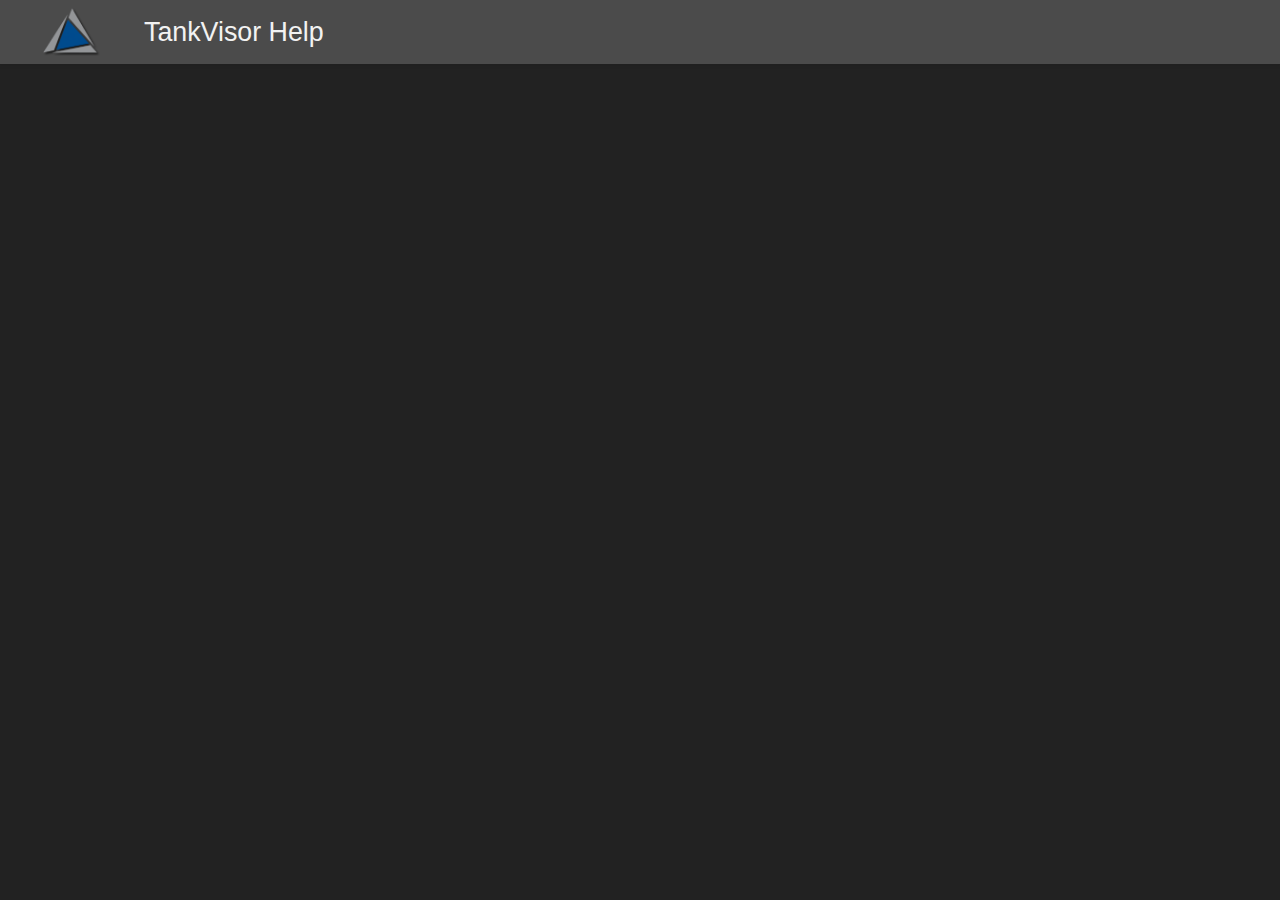
<file: search.htm>
<?xml version="1.0" encoding="utf-8" ?>
<!DOCTYPE html>
<html xmlns="http://www.w3.org/1999/xhtml"><head>
  <meta http-equiv="X-UA-Compatible" content="IE=edge"/>
  <meta name="viewport" content="width=device-width, initial-scale=1, maximum-scale=3, user-scalable=yes"/>
  <meta name="version" content="2020.0.0"/>
  <link rel="StyleSheet" href="./template/styles/topic.min.css" type="text/css"/>
  <link rel="StyleSheet" data-skin="true" type="text/css" href="./template/Dark/layout.css"/>
  <link rel="StyleSheet" data-skin="true" href="./template/Dark/userstyles.css" type="text/css"/>
  

    <meta http-equiv="Content-Type" content="text/html; charset=utf-8"/>
    <meta name="generator" content="Adobe RoboHelp 2020"/>
    <title>search</title>
</head>

<body class="rh-BODY-wrapper">
  <div class="cookie-widget-holder" id="cookie-status-widget-holder"></div>
  <div class="RH-LAYOUT-HEADER-skip-content-container" id="skip-to-content"></div>
  <header class="RH-LAYOUT-HEADER-container" role="banner">
    <div class="RH-LAYOUT-HEADER-logo-box  ">
      <div class="RH-LAYOUT-HEADER-logo" id="logo-holder"></div>
      <div class="RH-LAYOUT-HEADER-title" id="topic-title-holder"></div>
    </div>
    <div class="RH-LAYOUT-HEADERMENU-container" id="header-menu"></div>
  </header>
  <main role="main" class="RH-LAYOUT-BODY-container">
    
    
    
  <div class="rh-layout-BODY-main" id="rh-layout-main">
  <div class="rh-layout-CUSTOM-SEARCHRESULTS" id="rh-searchresults-custom"></div>
</div></main>
  <footer role="contentinfo" class="RH-LAYOUT-FOOTER-container" id="rh-footer"></footer>
  <script type="text/javascript">//<![CDATA[

    gRootRelPath = "."
    gCommonRootRelPath = "."
    gTopicId = "1"
  
//]]></script>


  <script src="./template/scripts/topicpage.js"></script>
  <script src="./whxdata/layoutconfig.js"></script>
  <script src="./whxdata/brsdata.js"></script>
  
    
      
          

            
              
                  


</body></html>
</file>
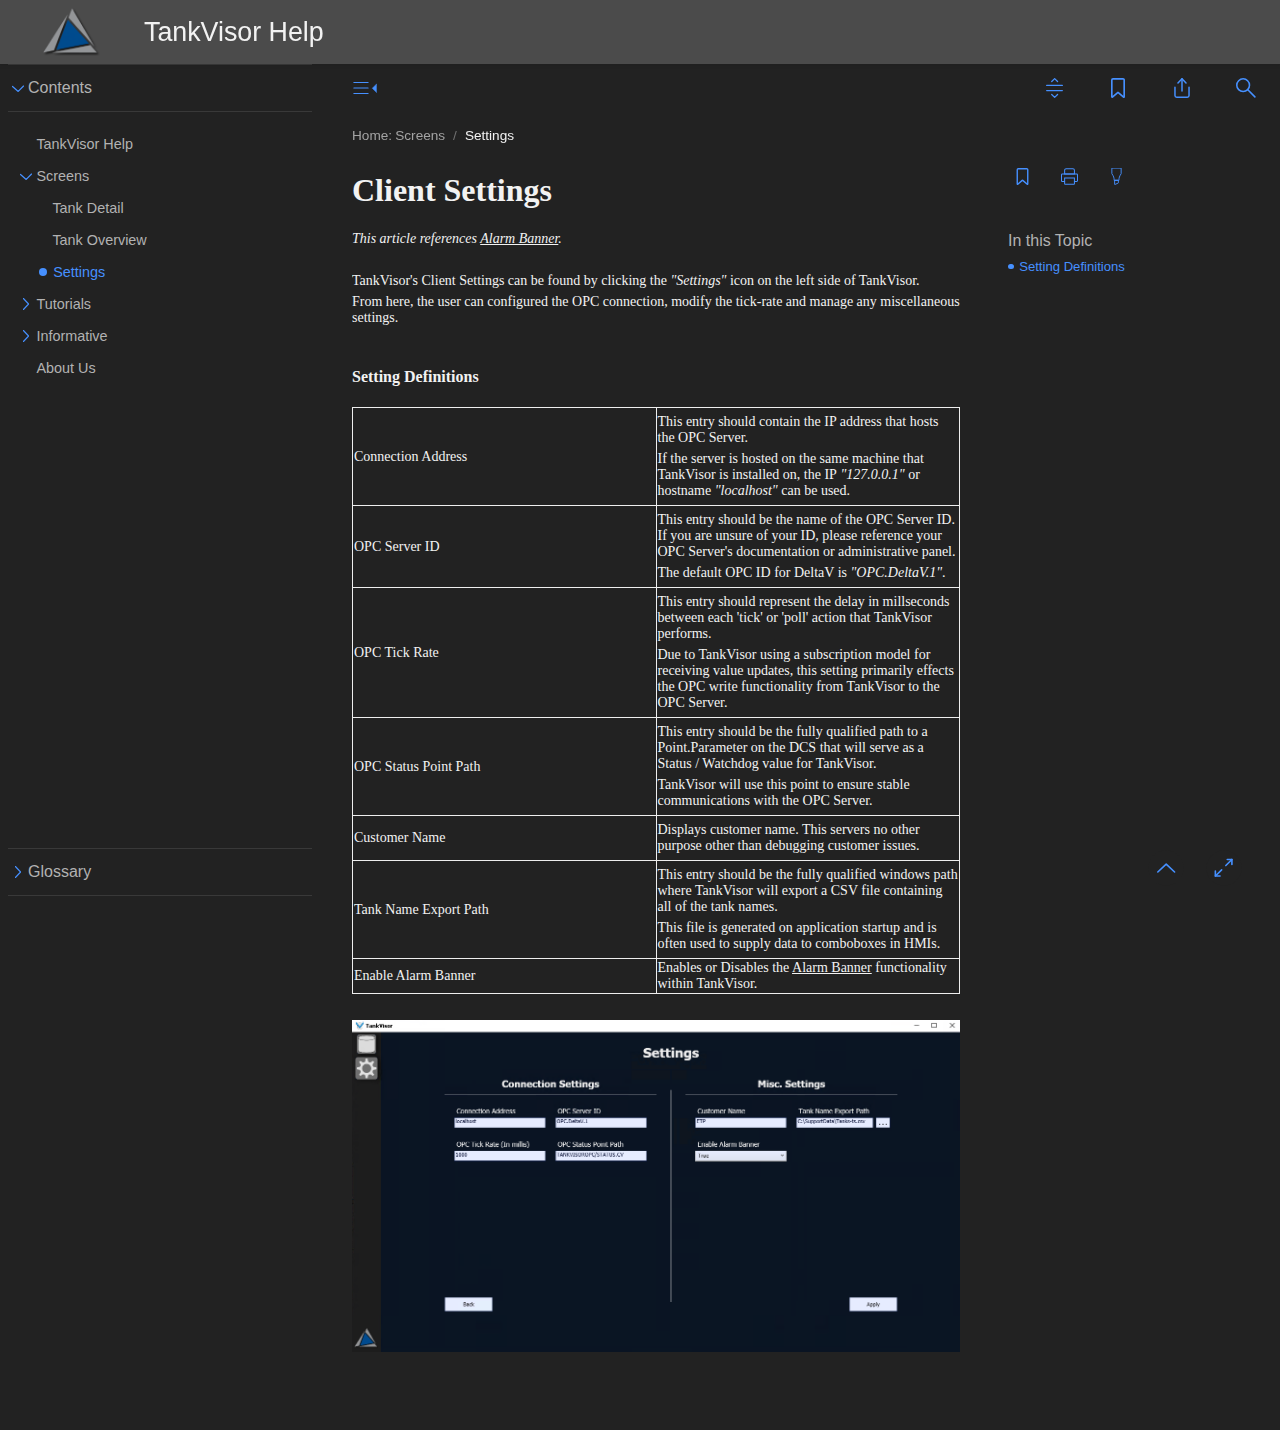
<file: Settings.htm>
<?xml version="1.0" encoding="utf-8" ?>
<!DOCTYPE html>
<html xmlns="http://www.w3.org/1999/xhtml"><head>
  <meta http-equiv="X-UA-Compatible" content="IE=edge"/>
  <meta name="viewport" content="width=device-width, initial-scale=1, maximum-scale=3, user-scalable=yes"/>
  <meta name="version" content="2020.0.0"/>
  <link rel="StyleSheet" href="./template/styles/topic.min.css" type="text/css"/>
  <link rel="StyleSheet" data-skin="true" type="text/css" href="./template/Dark/layout.css"/>
  <link rel="StyleSheet" data-skin="true" href="./template/Dark/userstyles.css" type="text/css"/>
  

  <meta http-equiv="Content-Type" content="text/html; charset=utf-8"/>
  <meta name="generator" content="Adobe RoboHelp 2020"/>
  <title>Settings</title>
  <meta name="topic-status" content="Draft"/>
  <link rel="stylesheet" type="text/css" href="assets/css/default.css"/>
</head>

<body class="rh-BODY-wrapper">
  <div class="cookie-widget-holder" id="cookie-status-widget-holder"></div>
  <div class="RH-LAYOUT-HEADER-skip-content-container" id="skip-to-content"></div>
  <header class="RH-LAYOUT-HEADER-container" role="banner">
    <div class="RH-LAYOUT-HEADER-logo-box  ">
      <div class="RH-LAYOUT-HEADER-logo" id="logo-holder"></div>
      <div class="RH-LAYOUT-HEADER-title" id="topic-title-holder"></div>
    </div>
    <div class="RH-LAYOUT-HEADERMENU-container" id="header-menu"></div>
  </header>
  <main role="main" class="RH-LAYOUT-BODY-container">
    <div class="RH-LAYOUT-SEARCHRESULTS" id="rh-searchresults"></div>
    <div class="RH-LAYOUT-LEFTPANEL-container" id="rh-leftpanel"></div>
    <div class="rh-layout-BODY-main" id="rh-layout-main">
      <div class="RH-LAYOUT-TOOLBAR-toolbar-box" id="rh-toolbar"></div>
      <div class="rh-layout-BODY-body">
        <div class="RH-LAYOUT-CENTERPANEL-container">
          <div class="rh-layout-selectdetails" id="rh-selectdetails"></div>
          <div class="RH-LAYOUT-CENTERPANEL-topic-box" id="rh-topic">
  <h1>Client Settings</h1>
  <p><em>This article references <a href="Alarm_Banner.htm">Alarm Banner</a></em><em>.</em></p>
  <p> </p>
  <p>TankVisor&#39;s Client Settings can be found by clicking the <em>&quot;Settings&quot;</em> icon on the left side of TankVisor.</p>
  <p>From here, the user can configured the OPC connection, modify the tick-rate and manage any miscellaneous settings.</p>
  <p> </p>
  <h4><span id="">Setting Definitions</span></h4>
  <table cellpadding="1" style="border-spacing:1px;border-top-width:1px;border-right-width:1px;border-bottom-width:1px;border-left-width:1px;border-style:outset;border-collapse:collapse; width:100%">
    <colgroup>
      <col style="width:50%"/>
      <col style="width:50%"/>
    </colgroup>
    <tbody>
      <tr style="">
        <td style="border-spacing:1px;border-top-width:1px;border-right-width:1px;border-bottom-width:1px;border-left-width:1px;border-style:inset;width:50%;">
          <p>Connection Address</p>
        </td>
        <td style="border-spacing:1px;border-top-width:1px;border-right-width:1px;border-bottom-width:1px;border-left-width:1px;border-style:inset;width:50%;">
          <p>This entry should contain the IP address that hosts the OPC Server.</p>
          <p>If the server is hosted on the same machine that TankVisor is installed on, the IP <em>&quot;127.0.0.1&quot;</em> or hostname <em>&quot;localhost&quot;</em> can be used.<em></em></p>
        </td>
      </tr>
      <tr style="">
        <td style="border-spacing:1px;border-top-width:1px;border-right-width:1px;border-bottom-width:1px;border-left-width:1px;border-style:inset;width:50%;">
          <p>OPC Server ID</p>
        </td>
        <td style="border-spacing:1px;border-top-width:1px;border-right-width:1px;border-bottom-width:1px;border-left-width:1px;border-style:inset;width:50%;">
          <p>This entry should be the name of the OPC Server ID. If you are unsure of your ID, please reference your OPC Server&#39;s documentation or administrative panel.</p>
          <p>The default OPC ID for DeltaV is <em>&quot;OPC.DeltaV.1&quot;</em>.</p>
        </td>
      </tr>
      <tr style="">
        <td style="border-spacing:1px;border-top-width:1px;border-right-width:1px;border-bottom-width:1px;border-left-width:1px;border-style:inset;width:50%;">
          <p>OPC Tick Rate</p>
        </td>
        <td style="border-spacing:1px;border-top-width:1px;border-right-width:1px;border-bottom-width:1px;border-left-width:1px;border-style:inset;width:50%;">
          <p>This entry should represent the delay in millseconds between each &#39;tick&#39; or &#39;poll&#39; action that TankVisor performs.</p>
          <p>Due to TankVisor using a subscription model for receiving value updates, this setting primarily effects the OPC write functionality from TankVisor to the OPC Server.</p>
        </td>
      </tr>
      <tr style="">
        <td style="border-spacing:1px;border-top-width:1px;border-right-width:1px;border-bottom-width:1px;border-left-width:1px;border-style:inset;width:50%;">
          <p>OPC Status Point Path</p>
        </td>
        <td style="border-spacing:1px;border-top-width:1px;border-right-width:1px;border-bottom-width:1px;border-left-width:1px;border-style:inset;width:50%;">
          <p>This entry should be the fully qualified path to a Point.Parameter on the DCS that will serve as a Status / Watchdog value for TankVisor.</p>
          <p>TankVisor will use this point to ensure stable communications with the OPC Server.</p>
        </td>
      </tr>
      <tr style="">
        <td style="border-spacing:1px;border-top-width:1px;border-right-width:1px;border-bottom-width:1px;border-left-width:1px;border-style:inset;width:50%;">
          <p>Customer Name</p>
        </td>
        <td style="border-spacing:1px;border-top-width:1px;border-right-width:1px;border-bottom-width:1px;border-left-width:1px;border-style:inset;width:50%;">
          <p>Displays customer name. This servers no other purpose other than debugging customer issues.</p>
        </td>
      </tr>
      <tr style="">
        <td style="border-spacing:1px;border-top-width:1px;border-right-width:1px;border-bottom-width:1px;border-left-width:1px;border-style:inset;width:50%;">
          <p>Tank Name Export Path</p>
        </td>
        <td style="border-spacing:1px;border-top-width:1px;border-right-width:1px;border-bottom-width:1px;border-left-width:1px;border-style:inset;width:50%;">
          <p>This entry should be the fully qualified windows path where TankVisor will export a CSV file containing all of the tank names.</p>
          <p>This file is generated on application startup and is often used to supply data to comboboxes in HMIs.</p>
        </td>
      </tr>
      <tr style="">
        <td style="border-spacing:1px;border-top-width:1px;border-right-width:1px;border-bottom-width:1px;border-left-width:1px;border-style:inset;width:50%;">
          <p>Enable Alarm Banner</p>
        </td>
        <td style="border-spacing:1px;border-top-width:1px;border-right-width:1px;border-bottom-width:1px;border-left-width:1px;border-style:inset;width:50%;">Enables or Disables the <a href="Alarm_Banner.htm">Alarm Banner</a> functionality within TankVisor.</td>
      </tr>
    </tbody>
  </table>
  <p> </p>
  <p><img src="assets/images/image31.png"/></p>
  <p> </p>

</div>
          <div class="RH-LAYOUT-BRS-container" id="rh-brs"></div>
        </div>
        <div class="RH-LAYOUT-RIGHTPANEL-container" id="rh-rightpanel"></div>
      </div>
    </div>
  </main>
  <footer role="contentinfo" class="RH-LAYOUT-FOOTER-container" id="rh-footer"></footer>
  <script type="text/javascript">//<![CDATA[

    gRootRelPath = "."
    gCommonRootRelPath = "."
    gTopicId = "1.0_3"
  
//]]></script>


  <script src="./template/scripts/topicpage.js"></script>
  <script src="./whxdata/layoutconfig.js"></script>
  <script src="./whxdata/brsdata.js"></script>
  
    
      
          

            
              
                  


</body></html>
</file>
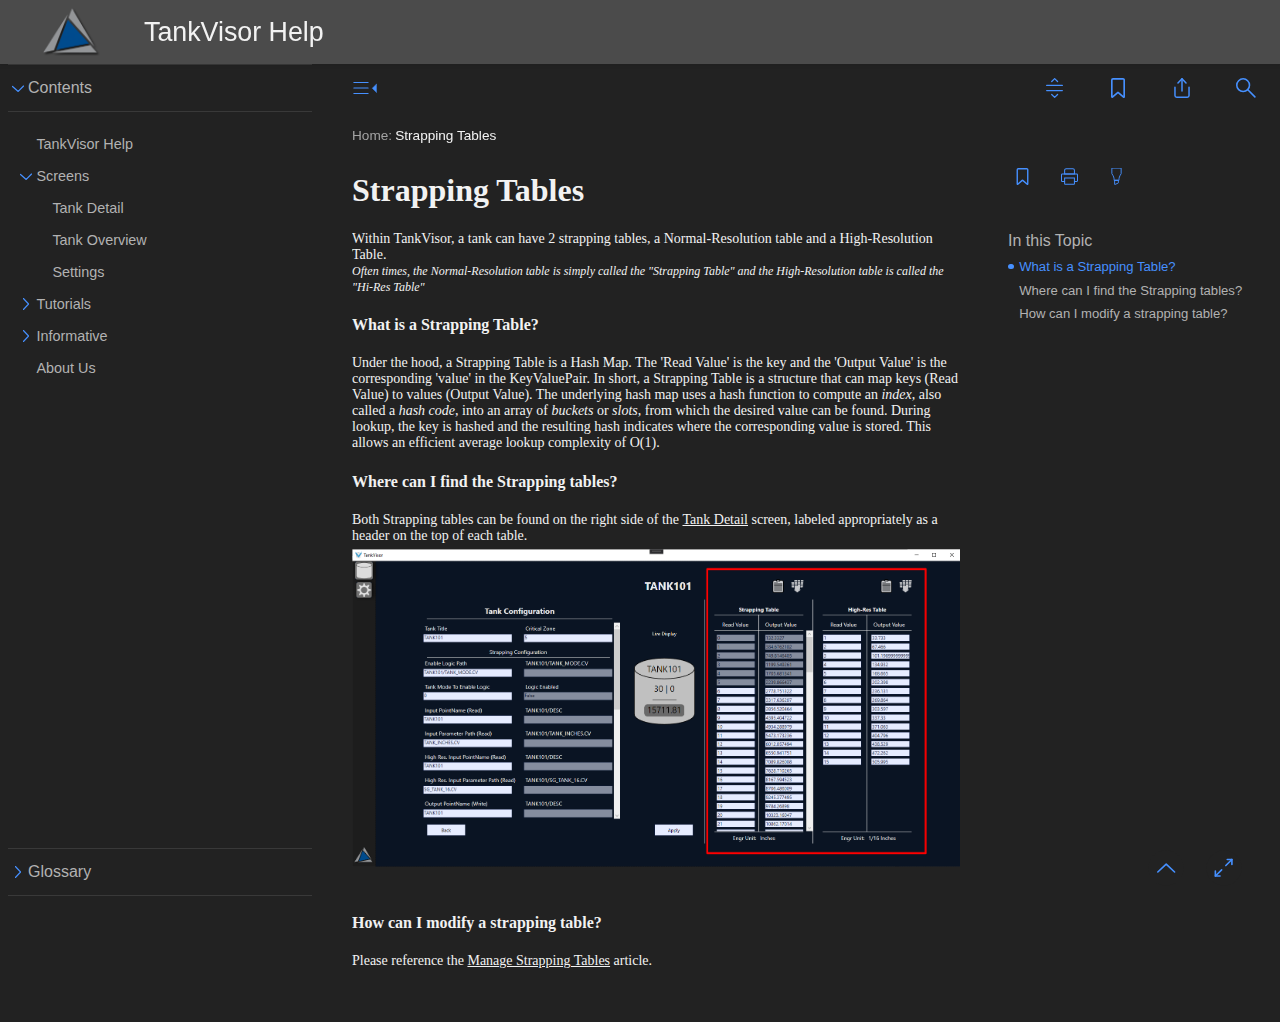
<file: Strapping_Tables.htm>
<?xml version="1.0" encoding="utf-8" ?>
<!DOCTYPE html>
<html xmlns="http://www.w3.org/1999/xhtml"><head>
  <meta http-equiv="X-UA-Compatible" content="IE=edge"/>
  <meta name="viewport" content="width=device-width, initial-scale=1, maximum-scale=3, user-scalable=yes"/>
  <meta name="version" content="2020.0.0"/>
  <link rel="StyleSheet" href="./template/styles/topic.min.css" type="text/css"/>
  <link rel="StyleSheet" data-skin="true" type="text/css" href="./template/Dark/layout.css"/>
  <link rel="StyleSheet" data-skin="true" href="./template/Dark/userstyles.css" type="text/css"/>
  

  <meta http-equiv="Content-Type" content="text/html; charset=utf-8"/>
  <meta name="generator" content="Adobe RoboHelp 2020"/>
  <title>Strapping Tables</title>
  <meta name="topic-status" content="Draft"/>
  <link rel="stylesheet" type="text/css" href="assets/css/default.css"/>
  <meta name="rh-authors" content="Joey Williams"/>
  <meta name="topic-comment" content="Information on Strapping and Hi-Res tables."/>
</head>

<body class="rh-BODY-wrapper">
  <div class="cookie-widget-holder" id="cookie-status-widget-holder"></div>
  <div class="RH-LAYOUT-HEADER-skip-content-container" id="skip-to-content"></div>
  <header class="RH-LAYOUT-HEADER-container" role="banner">
    <div class="RH-LAYOUT-HEADER-logo-box  ">
      <div class="RH-LAYOUT-HEADER-logo" id="logo-holder"></div>
      <div class="RH-LAYOUT-HEADER-title" id="topic-title-holder"></div>
    </div>
    <div class="RH-LAYOUT-HEADERMENU-container" id="header-menu"></div>
  </header>
  <main role="main" class="RH-LAYOUT-BODY-container">
    <div class="RH-LAYOUT-SEARCHRESULTS" id="rh-searchresults"></div>
    <div class="RH-LAYOUT-LEFTPANEL-container" id="rh-leftpanel"></div>
    <div class="rh-layout-BODY-main" id="rh-layout-main">
      <div class="RH-LAYOUT-TOOLBAR-toolbar-box" id="rh-toolbar"></div>
      <div class="rh-layout-BODY-body">
        <div class="RH-LAYOUT-CENTERPANEL-container">
          <div class="rh-layout-selectdetails" id="rh-selectdetails"></div>
          <div class="RH-LAYOUT-CENTERPANEL-topic-box" id="rh-topic">
  <h1>Strapping Tables</h1>
  <p>Within TankVisor, a tank can have 2 strapping tables, a Normal-Resolution table and a High-Resolution Table.<em><br/>
      <span style="font-size:12px">Often times, the Normal-Resolution table is simply called the &quot;Strapping Table&quot; and the High-Resolution table is called the &quot;Hi-Res Table&quot;</span></em></p>
  <h4>What is a Strapping Table?</h4>
  <p>Under the hood, a Strapping Table is a Hash Map. The &#39;Read Value&#39; is the key and the &#39;Output Value&#39; is the corresponding &#39;value&#39; in the KeyValuePair. In short, a Strapping Table is <span>a structure that can map<span> keys (Read Value)</span></span><span><span> </span>to values (Output Value)</span><span>. The underlying hash map uses a hash function </span><span>to compute an<span> </span></span><i>index</i><span>, also called a<span> </span></span><i>hash code</i><span>, into an array of<span> </span></span><i>buckets</i><span><span> </span>or<span> </span></span><i>slots</i><span>, from which the desired value can be found. During lookup, the key is hashed and the resulting hash indicates where the corresponding value is stored. This allows an efficient average lookup complexity of O(1). </span></p>
  <h4>Where can I find the Strapping tables?</h4>
  <p>Both Strapping tables can be found on the right side of the <a href="Tank_Detail.htm">Tank Detail</a> screen, labeled appropriately as a header on the top of each table.</p>
  <p><img src="assets/images/image22.png"/></p>
  <p> </p>
  <h4>How can I modify a strapping table?</h4>
  <p>Please reference the <a href="How_to_modify_Strapping_Tables.htm">Manage Strapping Tables</a> article.</p>

</div>
          <div class="RH-LAYOUT-BRS-container" id="rh-brs"></div>
        </div>
        <div class="RH-LAYOUT-RIGHTPANEL-container" id="rh-rightpanel"></div>
      </div>
    </div>
  </main>
  <footer role="contentinfo" class="RH-LAYOUT-FOOTER-container" id="rh-footer"></footer>
  <script type="text/javascript">//<![CDATA[

    gRootRelPath = "."
    gCommonRootRelPath = "."
    gTopicId = "1.0_3"
  
//]]></script>


  <script src="./template/scripts/topicpage.js"></script>
  <script src="./whxdata/layoutconfig.js"></script>
  <script src="./whxdata/brsdata.js"></script>
  
    
      
          

            
              
                  


</body></html>
</file>
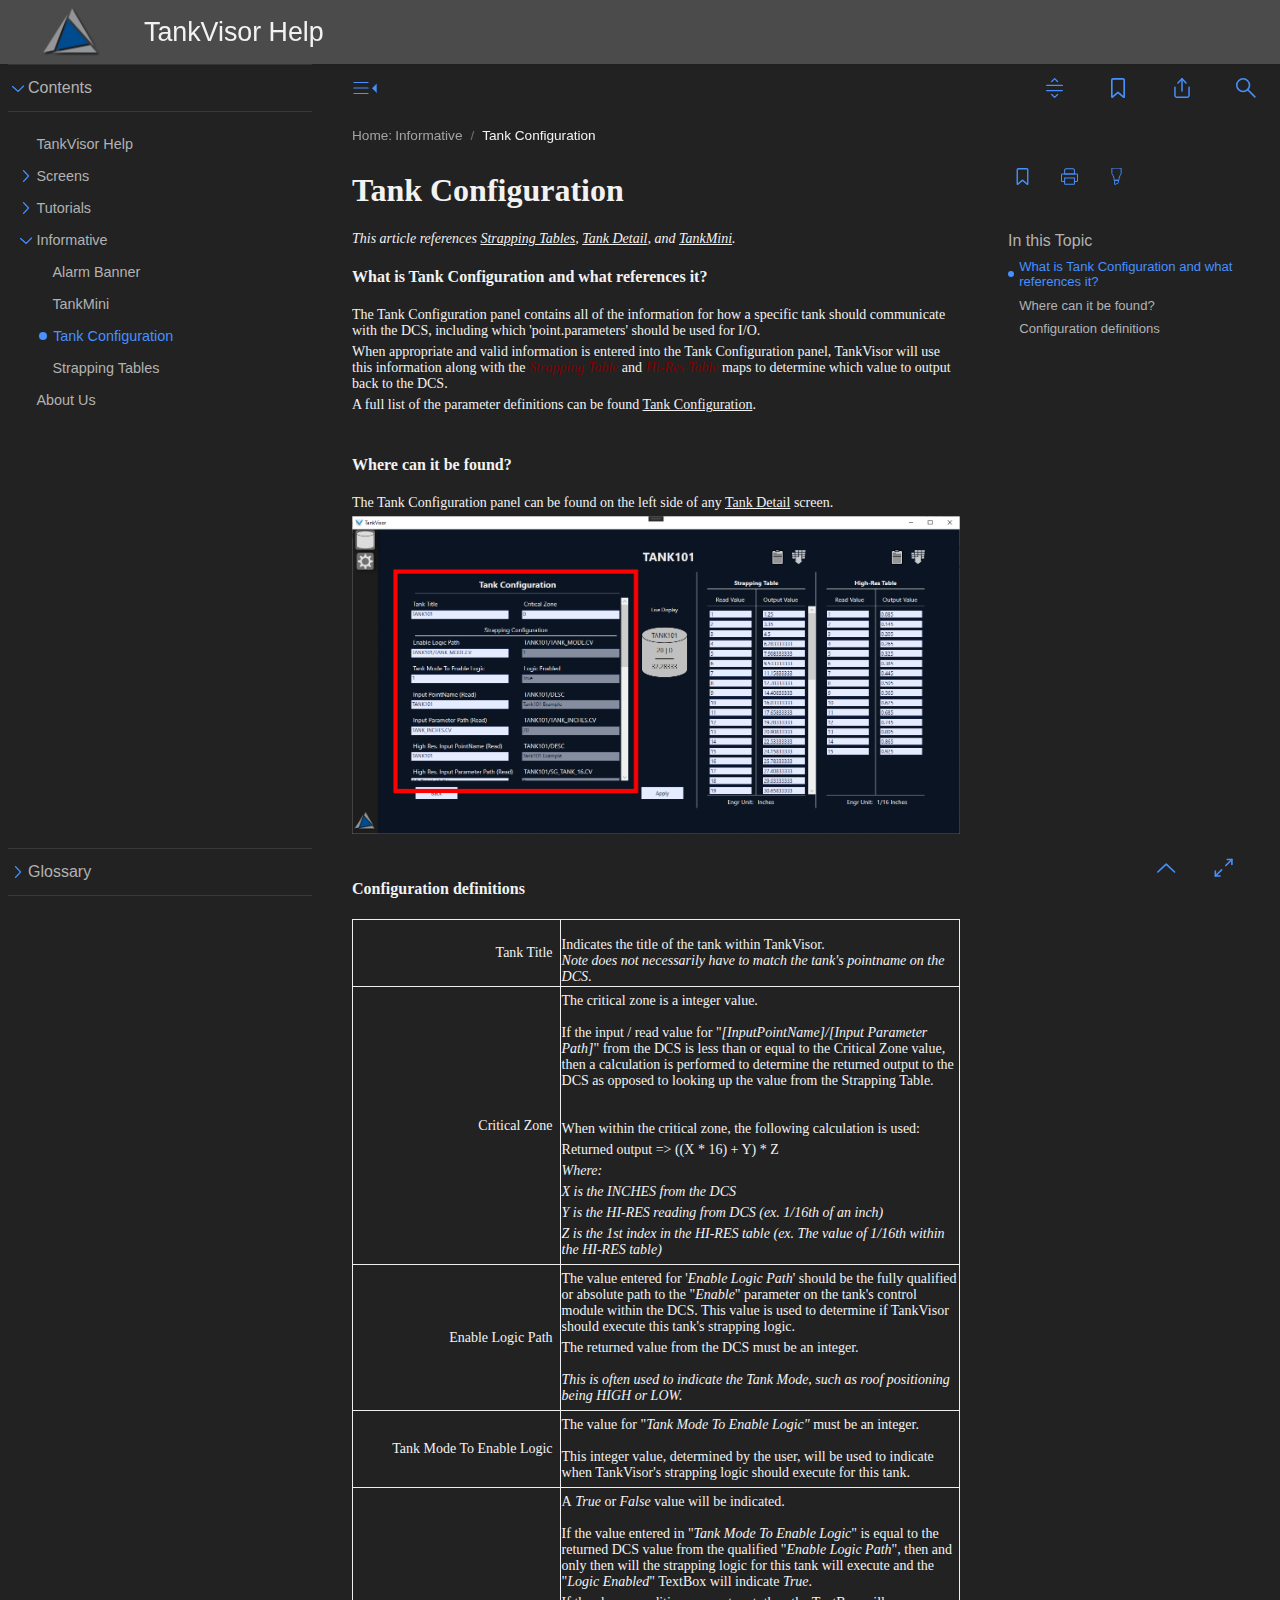
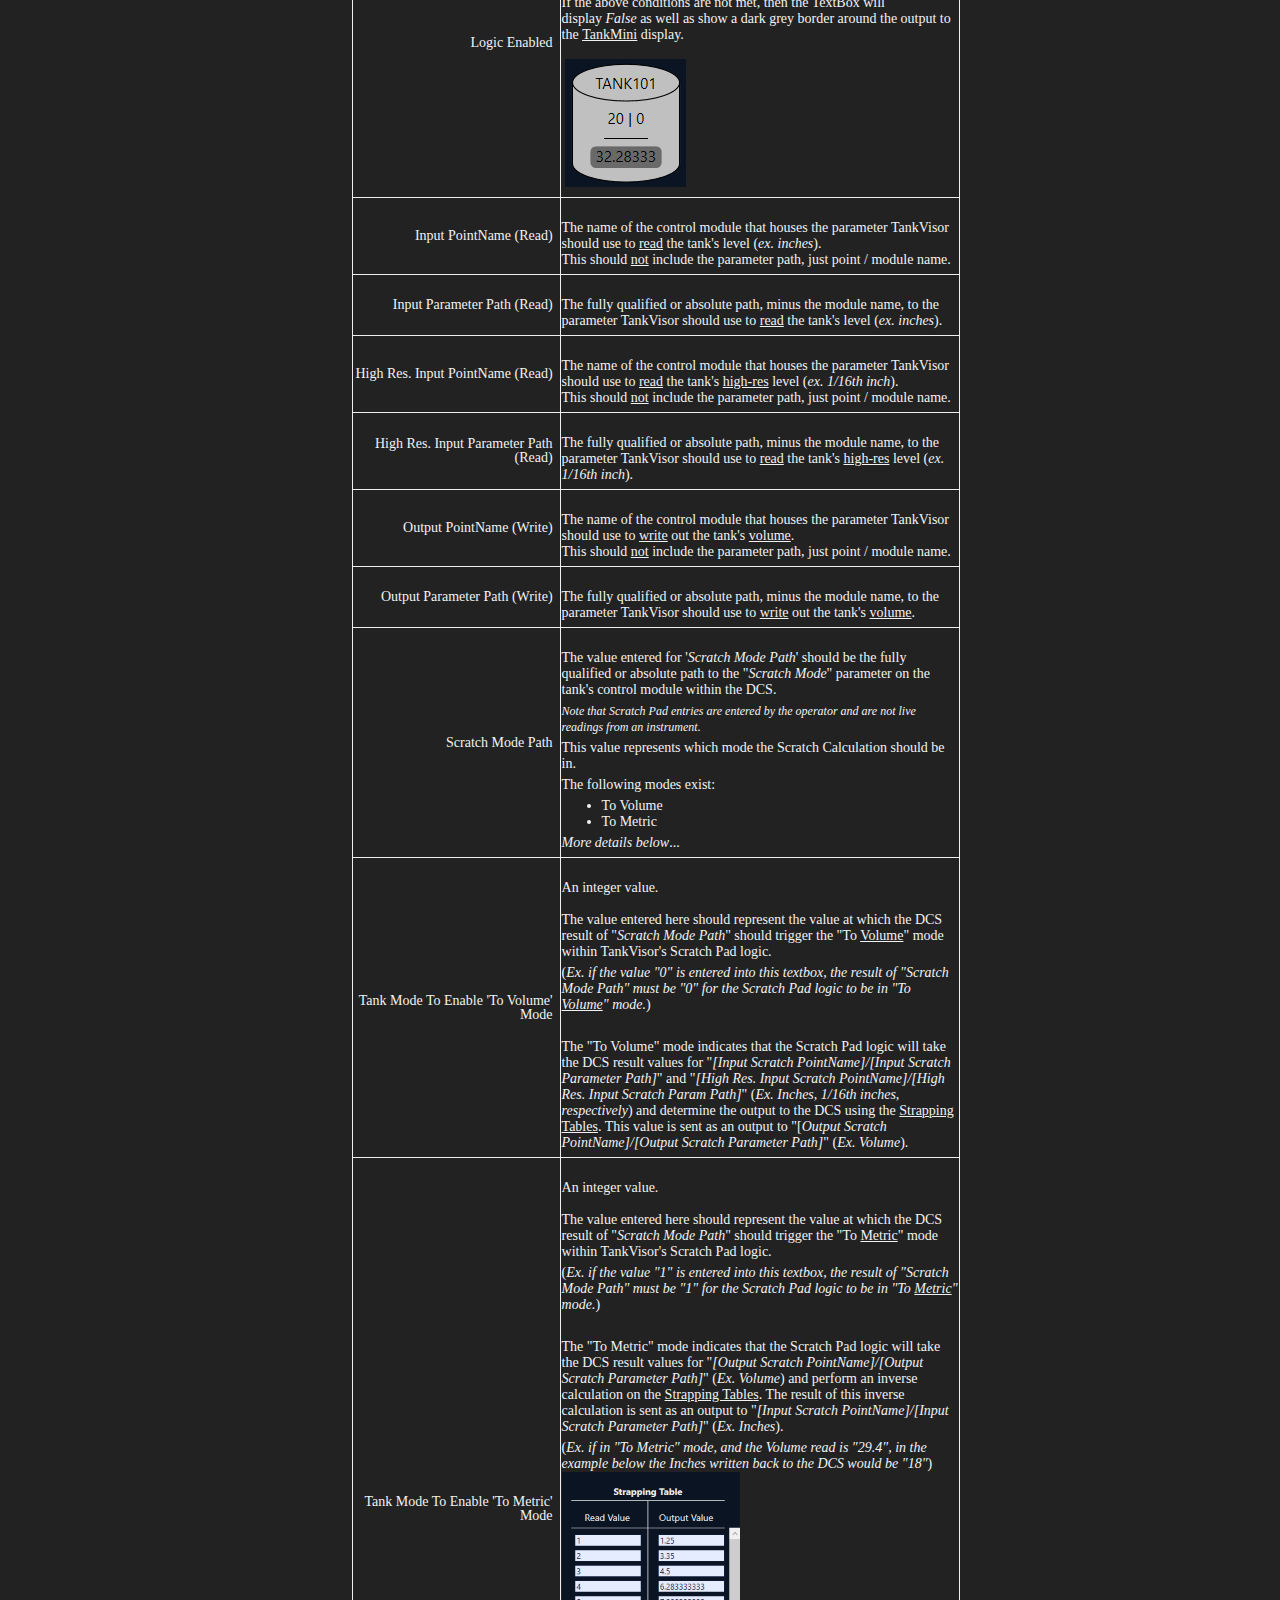
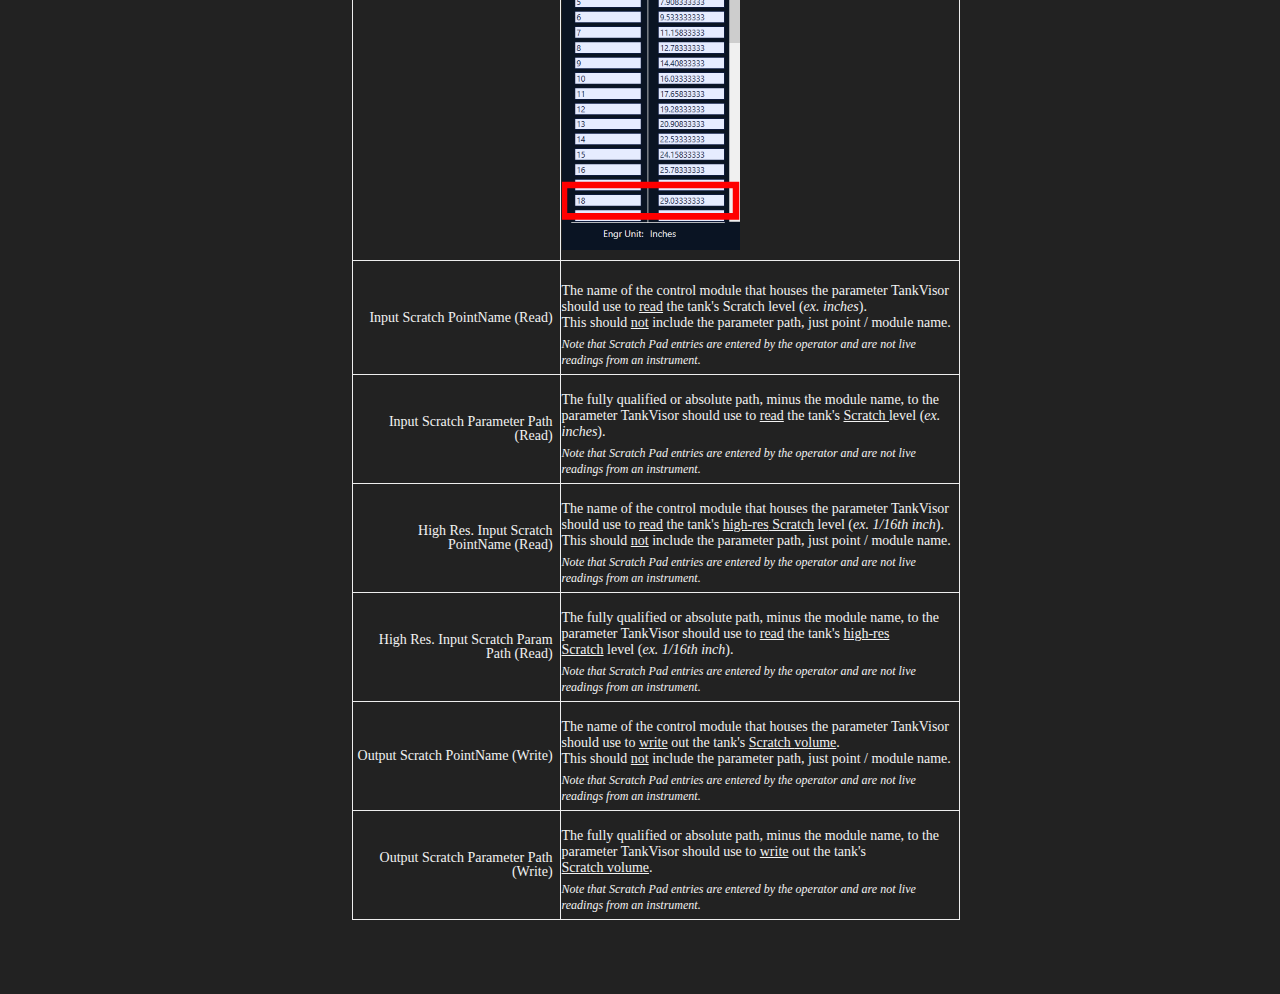
<file: Tank_Configuration.htm>
<?xml version="1.0" encoding="utf-8" ?>
<!DOCTYPE html>
<html xmlns="http://www.w3.org/1999/xhtml"><head>
  <meta http-equiv="X-UA-Compatible" content="IE=edge"/>
  <meta name="viewport" content="width=device-width, initial-scale=1, maximum-scale=3, user-scalable=yes"/>
  <meta name="version" content="2020.0.0"/>
  <link rel="StyleSheet" href="./template/styles/topic.min.css" type="text/css"/>
  <link rel="StyleSheet" data-skin="true" type="text/css" href="./template/Dark/layout.css"/>
  <link rel="StyleSheet" data-skin="true" href="./template/Dark/userstyles.css" type="text/css"/>
  

  <meta http-equiv="Content-Type" content="text/html; charset=utf-8"/>
  <meta name="generator" content="Adobe RoboHelp 2020"/>
  <title>Tank Configuration</title>
  <meta name="topic-status" content="Draft"/>
  <link rel="stylesheet" type="text/css" href="assets/css/default.css"/>
  <meta name="rh-authors" content="Joey Williams"/>
  <meta name="topic-comment" content="Detailed instructions on how to enter in Tank Configuration on the Tank Detail page."/>
</head>

<body class="rh-BODY-wrapper">
  <div class="cookie-widget-holder" id="cookie-status-widget-holder"></div>
  <div class="RH-LAYOUT-HEADER-skip-content-container" id="skip-to-content"></div>
  <header class="RH-LAYOUT-HEADER-container" role="banner">
    <div class="RH-LAYOUT-HEADER-logo-box  ">
      <div class="RH-LAYOUT-HEADER-logo" id="logo-holder"></div>
      <div class="RH-LAYOUT-HEADER-title" id="topic-title-holder"></div>
    </div>
    <div class="RH-LAYOUT-HEADERMENU-container" id="header-menu"></div>
  </header>
  <main role="main" class="RH-LAYOUT-BODY-container">
    <div class="RH-LAYOUT-SEARCHRESULTS" id="rh-searchresults"></div>
    <div class="RH-LAYOUT-LEFTPANEL-container" id="rh-leftpanel"></div>
    <div class="rh-layout-BODY-main" id="rh-layout-main">
      <div class="RH-LAYOUT-TOOLBAR-toolbar-box" id="rh-toolbar"></div>
      <div class="rh-layout-BODY-body">
        <div class="RH-LAYOUT-CENTERPANEL-container">
          <div class="rh-layout-selectdetails" id="rh-selectdetails"></div>
          <div class="RH-LAYOUT-CENTERPANEL-topic-box" id="rh-topic">
  <h1 id="h">Tank Configuration</h1>
  <p><em>This article references <a href="Strapping_Tables.htm">Strapping Tables</a>, <a href="Tank_Detail.htm">Tank Detail</a>, and <a href="TankMini.htm">TankMini</a>.</em></p>
  <h4>What is Tank Configuration and what references it?</h4>
  <p>The Tank Configuration panel contains all of the information for how a specific tank should communicate with the DCS, including which &#39;point.parameters&#39; should be used for I/O.</p>
  <p>When appropriate and valid information is entered into the Tank Configuration panel, TankVisor will use this information along with the <a class="glossterm" href="#" data-rhwidget="ExpandSpot" data-target="glossary">Strapping Table</a><span class="expanding-content" data-targetname="glossary">The Strapping Table can be found on a Tank&#39;s Detail screen. It holds the translation map for TankVisor. You can think of it in a way of, &quot;If I&#39;m reading &#39;X&#39; many inches, the corresponding volume is &#39;Y&#39;&quot;. </span> and <a class="glossterm" href="#" data-rhwidget="ExpandSpot" data-target="glossary1">Hi-Res Table</a><span class="expanding-content" data-targetname="glossary1">The Hi-Res Table can be found on a Tank&#39;s Detail screen. Similar to the Strapping Table, it holds the translation map for TankVisor, but at a higher resolution (1/16th inches, rather than inches).</span> maps to determine which value to output back to the DCS.</p>
  <p>A full list of the parameter definitions can be found <a href="Tank_Configuration.htm">Tank Configuration</a>.</p>
  <p> </p>
  <h4>Where can it be found?</h4>
  <p>The Tank Configuration panel can be found on the left side of any <a href="Tank_Detail.htm">Tank Detail</a> screen.</p>
  <p><img src="assets/images/image7.png" style="cursor: nwse-resize;"/></p>
  <p> </p>
  <h4>Configuration definitions</h4>
  <table cellpadding="1" style="border-spacing:1px;border-top-width:1px;border-right-width:1px;border-bottom-width:1px;border-left-width:1px;border-style:outset;border-collapse:collapse;width:100%;font-weight:100;text-align:center">
    <colgroup style="font-weight: normal">
      <col style="width: 366px;"/>
      <col style="width: 699px;"/>
    </colgroup>
    <tbody>
      <tr style="">
        <td style="border-spacing:1px;border-top-width:1px;border-right-width:1px;border-bottom-width:1px;border-left-width:1px;border-style:inset;width: 366px;text-align: right; letter-spacing: 0px; line-height: 1; font-weight: normal;">
          <p style="padding-right: 6px;">Tank Title</p>
        </td>
        <td style="border-spacing:1px;border-top-width:1px;border-right-width:1px;border-bottom-width:1px;border-left-width:1px;border-style:inset;width: 699px;text-align: left;"><br/>
          Indicates the title of the tank within TankVisor.<br/>
          <em>Note does not necessarily have to match the tank&#39;s pointname on the DCS</em>.
        </td>
      </tr>
      <tr style="">
        <td style="border-spacing:1px;border-top-width:1px;border-right-width:1px;border-bottom-width:1px;border-left-width:1px;border-style:inset;width: 366px;text-align: right; letter-spacing: 0px; line-height: 1; font-weight: normal;">
          <p style="padding-right: 6px;">Critical Zone</p>
        </td>
        <td style="border-spacing:1px;border-top-width:1px;border-right-width:1px;border-bottom-width:1px;border-left-width:1px;border-style:inset;width: 699px;text-align: left;">
          <p>The critical zone is a integer value.<br/>
            <br/>
            If the input / read value for &quot;<em>[InputPointName]/[Input Parameter Path]</em>&quot; from the DCS is less than or equal to the Critical Zone value, then a calculation is performed to determine the returned output to the DCS as opposed to looking up the value from the Strapping Table.<br/>
            <br/>
            <br/>
            When within the critical zone, the following calculation is used:
          </p>
          <p>Returned output =&gt; ((X * 16) + Y) * Z</p>
          <p><em>Where:</em></p>
          <p><em>X is the INCHES from the DCS</em><em></em></p>
          <p><em>Y is the HI-RES reading from DCS (ex. 1/16th of an inch)</em></p>
          <p><em>Z is the 1st index in the HI-RES table (ex. The value of 1/16th within the HI-RES table)</em></p>
        </td>
      </tr>
      <tr style="">
        <td style="border-spacing:1px;border-top-width:1px;border-right-width:1px;border-bottom-width:1px;border-left-width:1px;border-style:inset;width: 366px;text-align: right; letter-spacing: 0px; line-height: 1; font-weight: normal;">
          <p style="padding-right: 6px;"><a id="Enable_Logic_Path"></a>Enable Logic Path</p>
        </td>
        <td style="border-spacing:1px;border-top-width:1px;border-right-width:1px;border-bottom-width:1px;border-left-width:1px;border-style:inset;width: 699px;text-align: left;">
          <p>The value entered for &#39;<em>Enable Logic Path</em>&#39; should be the fully qualified or absolute path to the &quot;<em>Enable</em>&quot; parameter on the tank&#39;s control module within the DCS. This value is used to determine if TankVisor should execute this tank&#39;s strapping logic.</p>
          <p>The returned value from the DCS must be an integer.<br/>
            <br/>
            <em>This is often used to indicate the Tank Mode, such as roof positioning being HIGH or LOW.</em>
          </p>
        </td>
      </tr>
      <tr style="">
        <td style="border-spacing:1px;border-top-width:1px;border-right-width:1px;border-bottom-width:1px;border-left-width:1px;border-style:inset;width: 366px;text-align: right; letter-spacing: 0px; line-height: 1; font-weight: normal;">
          <p style="padding-right: 6px;">Tank Mode To Enable Logic</p>
        </td>
        <td style="border-spacing:1px;border-top-width:1px;border-right-width:1px;border-bottom-width:1px;border-left-width:1px;border-style:inset;width: 699px;text-align: left;">
          <p>The value for &quot;<em>Tank Mode To Enable Logic&quot;</em> must be an integer.<br/>
            <br/>
            This integer value, determined by the user, will be used to indicate when TankVisor&#39;s strapping logic should execute for this tank.
          </p>
        </td>
      </tr>
      <tr style="">
        <td style="border-spacing:1px;border-top-width:1px;border-right-width:1px;border-bottom-width:1px;border-left-width:1px;border-style:inset;width: 366px;text-align: right; letter-spacing: 0px; line-height: 1; font-weight: normal;">
          <p style="padding-right: 6px;"><a id="Logic_Enabled"></a>Logic Enabled</p>
        </td>
        <td style="border-spacing:1px;border-top-width:1px;border-right-width:1px;border-bottom-width:1px;border-left-width:1px;border-style:inset;width: 699px;text-align: left;">
          <p>A <em>True</em> or <em>False</em> value will be indicated.<br/>
            <br/>
            If the value entered in &quot;<em>Tank Mode To Enable Logic</em>&quot; is equal to the returned DCS value from the qualified &quot;<em>Enable Logic Path</em>&quot;, then and only then will the strapping logic for this tank will execute and the <em></em>&quot;<em>Logic Enabled</em>&quot; TextBox will indicate <em>True<u></u></em>.
          </p>
          <p>If the above conditions are not met, then the TextBox will display <em>False</em> as well as show a dark grey border around the output to the <a href="TankMini.htm"><u>TankMini</u></a> display.<br/>
            <br/>
             <img src="assets/images/image9.png"/>
          </p>
        </td>
      </tr>
      <tr style="">
        <td style="border-spacing:1px;border-top-width:1px;border-right-width:1px;border-bottom-width:1px;border-left-width:1px;border-style:inset;width: 366px;text-align: right; letter-spacing: 0px; line-height: 1; font-weight: normal;">
          <p style="padding-right: 6px;">Input PointName (Read)</p>
        </td>
        <td style="border-spacing:1px;border-top-width:1px;border-right-width:1px;border-bottom-width:1px;border-left-width:1px;border-style:inset;width: 699px;text-align: left;">
          <p><br/>
            The name of the control module that houses the parameter TankVisor should use to <u>read</u> the tank&#39;s level (<em>ex. inches</em>).<br/>
            This should <u>not</u> include the parameter path, just point / module name.</p>
        </td>
      </tr>
      <tr style="">
        <td style="border-spacing:1px;border-top-width:1px;border-right-width:1px;border-bottom-width:1px;border-left-width:1px;border-style:inset;width: 366px;text-align: right; letter-spacing: 0px; line-height: 1; font-weight: normal;">
          <p style="padding-right: 6px;">Input Parameter Path (Read)</p>
        </td>
        <td style="border-spacing:1px;border-top-width:1px;border-right-width:1px;border-bottom-width:1px;border-left-width:1px;border-style:inset;width: 699px;text-align: left;">
          <p><br/>
            The fully qualified or absolute path, minus the module name, to the parameter TankVisor should use to <u>read</u> the tank&#39;s level (<em>ex. inches</em>).</p>
        </td>
      </tr>
      <tr style="">
        <td style="border-spacing:1px;border-top-width:1px;border-right-width:1px;border-bottom-width:1px;border-left-width:1px;border-style:inset;width: 366px;text-align: right; letter-spacing: 0px; line-height: 1; font-weight: normal;">
          <p style="padding-right: 6px;">High Res. Input PointName (Read)</p>
        </td>
        <td style="border-spacing:1px;border-top-width:1px;border-right-width:1px;border-bottom-width:1px;border-left-width:1px;border-style:inset;width: 699px;text-align: left;">
          <p><br/>
            The name of the control module that houses the parameter TankVisor should use to <u>read</u> the tank&#39;s <u>high-res</u> level (<em>ex. 1/16th inch</em>).<br/>
            This should <u>not</u> include the parameter path, just point / module name.</p>
        </td>
      </tr>
      <tr style="">
        <td style="border-spacing:1px;border-top-width:1px;border-right-width:1px;border-bottom-width:1px;border-left-width:1px;border-style:inset;width: 366px;text-align: right; letter-spacing: 0px; line-height: 1; font-weight: normal;">
          <p style="padding-right: 6px;">High Res. Input Parameter Path (Read)</p>
        </td>
        <td style="border-spacing:1px;border-top-width:1px;border-right-width:1px;border-bottom-width:1px;border-left-width:1px;border-style:inset;width: 699px;text-align: left;">
          <p><br/>
            The fully qualified or absolute path, minus the module name, to the parameter TankVisor should use to <u>read</u> the tank&#39;s <u>high-res</u> level (<em>ex. 1/16th inch</em>).</p>
        </td>
      </tr>
      <tr style="">
        <td style="border-spacing:1px;border-top-width:1px;border-right-width:1px;border-bottom-width:1px;border-left-width:1px;border-style:inset;width: 366px;text-align: right; letter-spacing: 0px; line-height: 1; font-weight: normal;">
          <p style="padding-right: 6px;">Output PointName (Write)</p>
        </td>
        <td style="border-spacing:1px;border-top-width:1px;border-right-width:1px;border-bottom-width:1px;border-left-width:1px;border-style:inset;width: 699px;text-align: left;">
          <p><br/>
            The name of the control module that houses the parameter TankVisor should use to <u>write</u> out the tank&#39;s <u>volume</u>.<br/>
            This should <u>not</u> include the parameter path, just point / module name.</p>
        </td>
      </tr>
      <tr style="">
        <td style="border-spacing:1px;border-top-width:1px;border-right-width:1px;border-bottom-width:1px;border-left-width:1px;border-style:inset;width: 366px;text-align: right; letter-spacing: 0px; line-height: 1; font-weight: normal;">
          <p style="padding-right: 6px;">Output Parameter Path (Write)</p>
        </td>
        <td style="border-spacing:1px;border-top-width:1px;border-right-width:1px;border-bottom-width:1px;border-left-width:1px;border-style:inset;width: 699px;text-align: left;">
          <p><br/>
            The fully qualified or absolute path, minus the module name, to the parameter TankVisor should use to <u>write</u> out the tank&#39;s <u>volume</u>.</p>
        </td>
      </tr>
      <tr style="">
        <td style="border-spacing:1px;border-top-width:1px;border-right-width:1px;border-bottom-width:1px;border-left-width:1px;border-style:inset;width: 366px;text-align: right; letter-spacing: 0px; line-height: 1; font-weight: normal;">
          <p style="padding-right: 6px;">Scratch Mode Path</p>
        </td>
        <td style="border-spacing:1px;border-top-width:1px;border-right-width:1px;border-bottom-width:1px;border-left-width:1px;border-style:inset;width: 699px;text-align: left;">
          <p><br/>
            The value entered for &#39;<em>Scratch Mode Path</em>&#39; should be the fully qualified or absolute path to the &quot;<em>Scratch Mode</em>&quot; parameter on the tank&#39;s control module within the DCS.</p>
          <p><em style="font-size: 12px">Note that Scratch Pad entries are entered by the operator and are not live readings from an instrument.</em></p>
          <p>This value represents which mode the Scratch Calculation should be in.</p>
          <p>The following modes exist:</p>
          <ul class="Disc">
            <li>To Volume</li>
            <li>To Metric</li>
          </ul>
          <p><em>More details below</em>...<em></em></p>
        </td>
      </tr>
      <tr style="">
        <td style="border-spacing:1px;border-top-width:1px;border-right-width:1px;border-bottom-width:1px;border-left-width:1px;border-style:inset;width: 366px;text-align: right; letter-spacing: 0px; line-height: 1; font-weight: normal;">
          <p style="padding-right: 6px;">Tank Mode To Enable &#39;To Volume&#39; Mode</p>
        </td>
        <td style="border-spacing:1px;border-top-width:1px;border-right-width:1px;border-bottom-width:1px;border-left-width:1px;border-style:inset;width: 699px;text-align: left;">
          <p><br/>
            An integer value.<br/>
            <br/>
            The value entered here should represent the value at which the DCS result of &quot;<em>Scratch Mode Path</em>&quot; should trigger the &quot;To <u>Volume</u>&quot; mode within TankVisor&#39;s Scratch Pad logic.
          </p>
          <p>(<em>Ex. if the value &quot;0&quot; is entered into this textbox, the result of &quot;Scratch Mode Path&quot; must be &quot;0&quot; for the Scratch Pad logic to be in &quot;To <u>Volume</u>&quot; mode.</em>)</p>
          <p> </p>
          <p>The &quot;To Volume&quot; mode indicates that the Scratch Pad logic will take the DCS result values for &quot;<em>[Input Scratch PointName]/[Input Scratch Parameter Path]</em>&quot; and &quot;<em>[High Res. Input Scratch PointName]/[High Res. Input Scratch Param Path]</em>&quot; (<em>Ex. Inches, 1/16th inches, respectively</em>) and determine the output to the DCS using the <a href="Strapping_Tables.htm">Strapping Tables</a>. This value is sent as an output to &quot;[<em>Output Scratch PointName]/[Output Scratch Parameter Path]</em>&quot; (<i>Ex. Volume</i>).</p>
        </td>
      </tr>
      <tr style="">
        <td style="border-spacing:1px;border-top-width:1px;border-right-width:1px;border-bottom-width:1px;border-left-width:1px;border-style:inset;width: 366px;text-align: right; letter-spacing: 0px; line-height: 1; font-weight: normal;">
          <p style="padding-right: 6px;">Tank Mode To Enable &#39;To Metric&#39; Mode</p>
        </td>
        <td style="border-spacing:1px;border-top-width:1px;border-right-width:1px;border-bottom-width:1px;border-left-width:1px;border-style:inset;width: 699px;text-align: left;">
          <p><br/>
            An integer value.<br/>
            <br/>
            The value entered here should represent the value at which the DCS result of &quot;<em>Scratch Mode Path</em>&quot; should trigger the &quot;To <u>Metric</u>&quot; mode within TankVisor&#39;s Scratch Pad logic.
          </p>
          <p>(<em>Ex. if the value &quot;1&quot; is entered into this textbox, the result of &quot;Scratch Mode Path&quot; must be &quot;1&quot; for the Scratch Pad logic to be in &quot;To <u>Metric</u>&quot; mode.</em>)</p>
          <p> </p>
          <p>The &quot;To Metric&quot; mode indicates that the Scratch Pad logic will take the DCS result values for &quot;<em>[<em>Output Scratch PointName]/[Output Scratch Parameter Path]</em></em>&quot; (<em>Ex. Volume</em>) and perform an inverse calculation on the <a href="Strapping_Tables.htm">Strapping Table</a><a href="Strapping_Tables.htm">s</a>. The result of this inverse calculation is sent as an output to &quot;<em>[<em>Input Scratch PointName]/[Input Scratch Parameter Path]</em></em>&quot; (<em>Ex. Inches</em>).</p>
          <p>(<em>Ex. if in &quot;To Metric&quot; mode, and the Volume read is &quot;29.4&quot;, in the example below the Inches written back to the DCS would be &quot;18&quot;</em>)<br/>
            <img src="assets/images/image10.png"/>
          </p>
        </td>
      </tr>
      <tr style="">
        <td style="border-spacing:1px;border-top-width:1px;border-right-width:1px;border-bottom-width:1px;border-left-width:1px;border-style:inset;width: 366px;text-align: right; letter-spacing: 0px; line-height: 1; font-weight: normal;">
          <p style="padding-right: 6px;">Input Scratch PointName (Read)</p>
        </td>
        <td style="border-spacing:1px;border-top-width:1px;border-right-width:1px;border-bottom-width:1px;border-left-width:1px;border-style:inset;width: 699px;text-align: left;">
          <p><br/>
            The name of the control module that houses the parameter TankVisor should use to <u>read</u> the tank&#39;s Scratch level (<em>ex. inches</em>).<br/>
            This should <u>not</u> include the parameter path, just point / module name.</p>
          <p><em style="font-size: 12px">Note that Scratch Pad entries are entered by the operator and are not live readings from an instrument.</em></p>
        </td>
      </tr>
      <tr style="">
        <td style="border-spacing:1px;border-top-width:1px;border-right-width:1px;border-bottom-width:1px;border-left-width:1px;border-style:inset;width: 366px;text-align: right; letter-spacing: 0px; line-height: 1; font-weight: normal;">
          <p style="padding-right: 6px;">Input Scratch Parameter Path (Read)</p>
        </td>
        <td style="border-spacing:1px;border-top-width:1px;border-right-width:1px;border-bottom-width:1px;border-left-width:1px;border-style:inset;width: 699px;text-align: left;"><br/>
          The fully qualified or absolute path, minus the module name, to the parameter TankVisor should use to <u>read</u> the tank&#39;s <u>Scratch </u>level (<em>ex. inches</em>).
          <p><em style="font-size: 12px">Note that Scratch Pad entries are entered by the operator and are not live readings from an instrument.</em></p>
        </td>
      </tr>
      <tr style="">
        <td style="border-spacing:1px;border-top-width:1px;border-right-width:1px;border-bottom-width:1px;border-left-width:1px;border-style:inset;width: 366px;text-align: right; letter-spacing: 0px; line-height: 1; font-weight: normal;">
          <p style="padding-right: 6px;">High Res. Input Scratch PointName (Read)</p>
        </td>
        <td style="border-spacing:1px;border-top-width:1px;border-right-width:1px;border-bottom-width:1px;border-left-width:1px;border-style:inset;width: 699px;text-align: left;"><br/>
          The name of the control module that houses the parameter TankVisor should use to <u>read</u> the tank&#39;s <u>high-res</u><u> Scratch</u> level (<em>ex. 1/16th inch</em>).<br/>
          This should <u>not</u> include the parameter path, just point / module name.
          <p><em style="font-size: 12px">Note that Scratch Pad entries are entered by the operator and are not live readings from an instrument.</em></p>
        </td>
      </tr>
      <tr style="">
        <td style="border-spacing:1px;border-top-width:1px;border-right-width:1px;border-bottom-width:1px;border-left-width:1px;border-style:inset;width: 366px;text-align: right; letter-spacing: 0px; line-height: 1; font-weight: normal;">
          <p style="padding-right: 6px;">High Res. Input Scratch Param Path (Read)</p>
        </td>
        <td style="border-spacing:1px;border-top-width:1px;border-right-width:1px;border-bottom-width:1px;border-left-width:1px;border-style:inset;width: 699px;text-align: left;"><br/>
          The fully qualified or absolute path, minus the module name, to the parameter TankVisor should use to <u>read</u> the tank&#39;s <u>high-res Scratch</u> level (<em>ex. 1/16th inch</em>).
          <p><em style="font-size: 12px">Note that Scratch Pad entries are entered by the operator and are not live readings from an instrument.</em></p>
        </td>
      </tr>
      <tr style="">
        <td style="border-spacing:1px;border-top-width:1px;border-right-width:1px;border-bottom-width:1px;border-left-width:1px;border-style:inset;width: 366px;text-align: right; letter-spacing: 0px; line-height: 1; font-weight: normal;">
          <p style="padding-right: 6px;">Output Scratch PointName (Write)</p>
        </td>
        <td style="border-spacing:1px;border-top-width:1px;border-right-width:1px;border-bottom-width:1px;border-left-width:1px;border-style:inset;width: 699px;text-align: left;"><br/>
          The name of the control module that houses the parameter TankVisor should use to <u>write</u> out the tank&#39;s <u>Scratch </u><u>volume</u>.<br/>
          This should <u>not</u> include the parameter path, just point / module name.
          <p><em style="font-size: 12px">Note that Scratch Pad entries are entered by the operator and are not live readings from an instrument.</em></p>
        </td>
      </tr>
      <tr style="">
        <td style="border-spacing:1px;border-top-width:1px;border-right-width:1px;border-bottom-width:1px;border-left-width:1px;border-style:inset;width: 366px;text-align: right; letter-spacing: 0px; line-height: 1; font-weight: normal;">
          <p style="padding-right: 6px;">Output Scratch Parameter Path (Write)</p>
        </td>
        <td style="border-spacing:1px;border-top-width:1px;border-right-width:1px;border-bottom-width:1px;border-left-width:1px;border-style:inset;width: 699px;text-align: left;"><br/>
          The fully qualified or absolute path, minus the module name, to the parameter TankVisor should use to <u>write</u> out the tank&#39;s <u>Scratch </u><u>volume</u>.
          <p><em style="font-size: 12px">Note that Scratch Pad entries are entered by the operator and are not live readings from an instrument.</em></p>
        </td>
      </tr>
    </tbody>
  </table>
  <p> </p>

</div>
          <div class="RH-LAYOUT-BRS-container" id="rh-brs"></div>
        </div>
        <div class="RH-LAYOUT-RIGHTPANEL-container" id="rh-rightpanel"></div>
      </div>
    </div>
  </main>
  <footer role="contentinfo" class="RH-LAYOUT-FOOTER-container" id="rh-footer"></footer>
  <script type="text/javascript">//<![CDATA[

    gRootRelPath = "."
    gCommonRootRelPath = "."
    gTopicId = "3.0_3"
  
//]]></script>


  <script src="./template/scripts/topicpage.js"></script>
  <script src="./whxdata/layoutconfig.js"></script>
  <script src="./whxdata/brsdata.js"></script>
  
    
      
          

            
              
                  


</body></html>
</file>
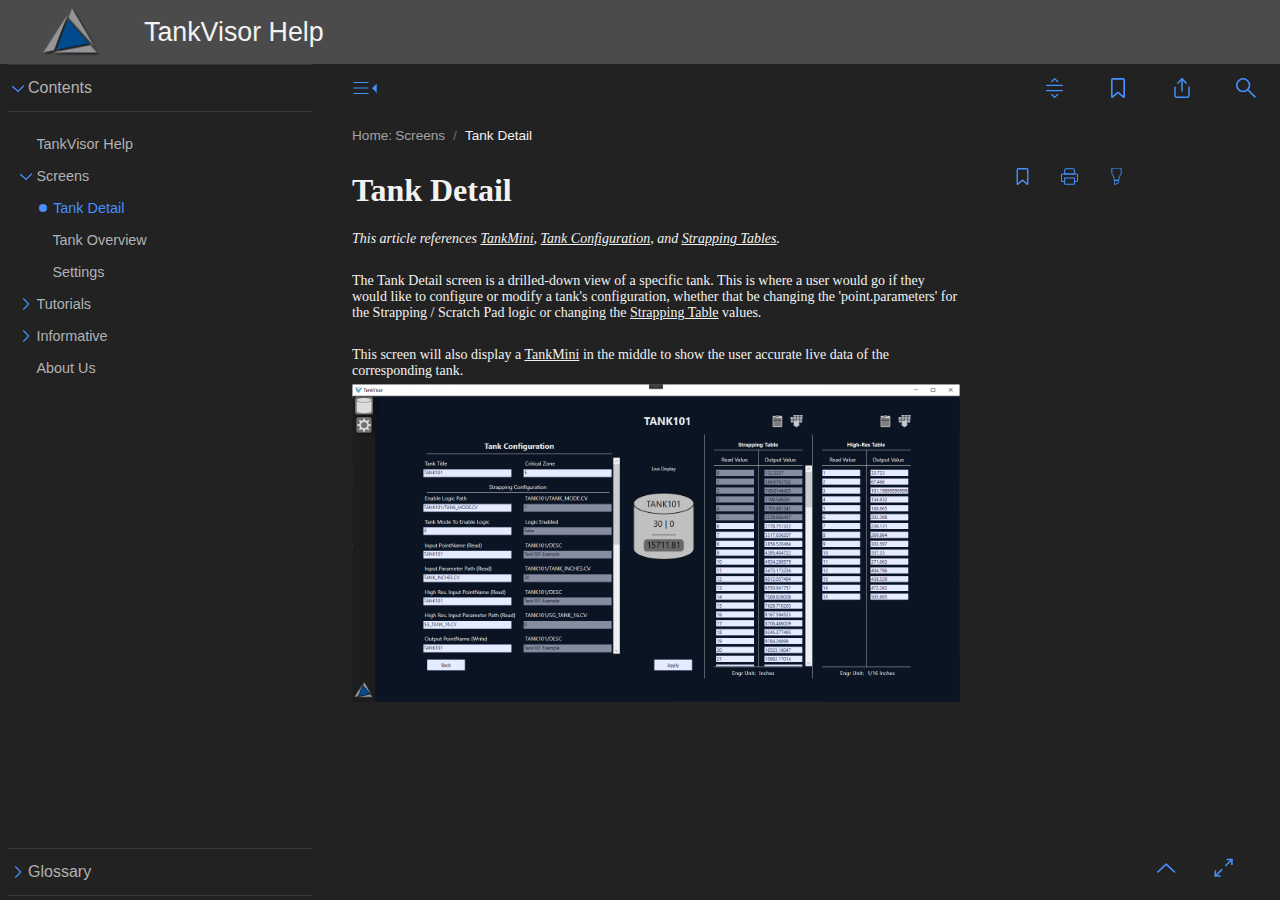
<file: Tank_Detail.htm>
<?xml version="1.0" encoding="utf-8" ?>
<!DOCTYPE html>
<html xmlns="http://www.w3.org/1999/xhtml"><head>
  <meta http-equiv="X-UA-Compatible" content="IE=edge"/>
  <meta name="viewport" content="width=device-width, initial-scale=1, maximum-scale=3, user-scalable=yes"/>
  <meta name="version" content="2020.0.0"/>
  <link rel="StyleSheet" href="./template/styles/topic.min.css" type="text/css"/>
  <link rel="StyleSheet" data-skin="true" type="text/css" href="./template/Dark/layout.css"/>
  <link rel="StyleSheet" data-skin="true" href="./template/Dark/userstyles.css" type="text/css"/>
  

  <meta http-equiv="Content-Type" content="text/html; charset=utf-8"/>
  <meta name="generator" content="Adobe RoboHelp 2020"/>
  <title>Tank Detail</title>
  <meta name="topic-status" content="Draft"/>
  <link rel="stylesheet" type="text/css" href="assets/css/default.css"/>
  <meta name="rh-authors" content="Joey Williams"/>
  <meta name="topic-comment" content="Provides a breakdown of the Tank Detail screen."/>
</head>

<body class="rh-BODY-wrapper">
  <div class="cookie-widget-holder" id="cookie-status-widget-holder"></div>
  <div class="RH-LAYOUT-HEADER-skip-content-container" id="skip-to-content"></div>
  <header class="RH-LAYOUT-HEADER-container" role="banner">
    <div class="RH-LAYOUT-HEADER-logo-box  ">
      <div class="RH-LAYOUT-HEADER-logo" id="logo-holder"></div>
      <div class="RH-LAYOUT-HEADER-title" id="topic-title-holder"></div>
    </div>
    <div class="RH-LAYOUT-HEADERMENU-container" id="header-menu"></div>
  </header>
  <main role="main" class="RH-LAYOUT-BODY-container">
    <div class="RH-LAYOUT-SEARCHRESULTS" id="rh-searchresults"></div>
    <div class="RH-LAYOUT-LEFTPANEL-container" id="rh-leftpanel"></div>
    <div class="rh-layout-BODY-main" id="rh-layout-main">
      <div class="RH-LAYOUT-TOOLBAR-toolbar-box" id="rh-toolbar"></div>
      <div class="rh-layout-BODY-body">
        <div class="RH-LAYOUT-CENTERPANEL-container">
          <div class="rh-layout-selectdetails" id="rh-selectdetails"></div>
          <div class="RH-LAYOUT-CENTERPANEL-topic-box" id="rh-topic">
  <h1>Tank Detail</h1>
  <p><em>This article references <a href="TankMini.htm">TankMini</a>, <a href="Tank_Configuration.htm">Tank Configuration</a>, and <em><u><a href="Strapping_Tables.htm">Strapping Tables</a></u>.</em></em></p>
  <p> </p>
  <p>The Tank Detail screen is a drilled-down view of a specific tank. This is where a user would go if they would like to configure or modify a tank&#39;s configuration, whether that be changing the &#39;point.parameters&#39; for the Strapping / Scratch Pad logic or changing the <a href="Strapping_Tables.htm">Strapping Table</a> values.</p>
  <p> </p>
  <p>This screen will also display a <a href="TankMini.htm">TankMini</a> in the middle to show the user accurate live data of the corresponding tank.</p>
  <p><img src="assets/images/image20.png" style="cursor: nwse-resize;"/></p>

</div>
          <div class="RH-LAYOUT-BRS-container" id="rh-brs"></div>
        </div>
        <div class="RH-LAYOUT-RIGHTPANEL-container" id="rh-rightpanel"></div>
      </div>
    </div>
  </main>
  <footer role="contentinfo" class="RH-LAYOUT-FOOTER-container" id="rh-footer"></footer>
  <script type="text/javascript">//<![CDATA[

    gRootRelPath = "."
    gCommonRootRelPath = "."
    gTopicId = "1.0_1"
  
//]]></script>


  <script src="./template/scripts/topicpage.js"></script>
  <script src="./whxdata/layoutconfig.js"></script>
  <script src="./whxdata/brsdata.js"></script>
  
    
      
          

            
              
                  


</body></html>
</file>
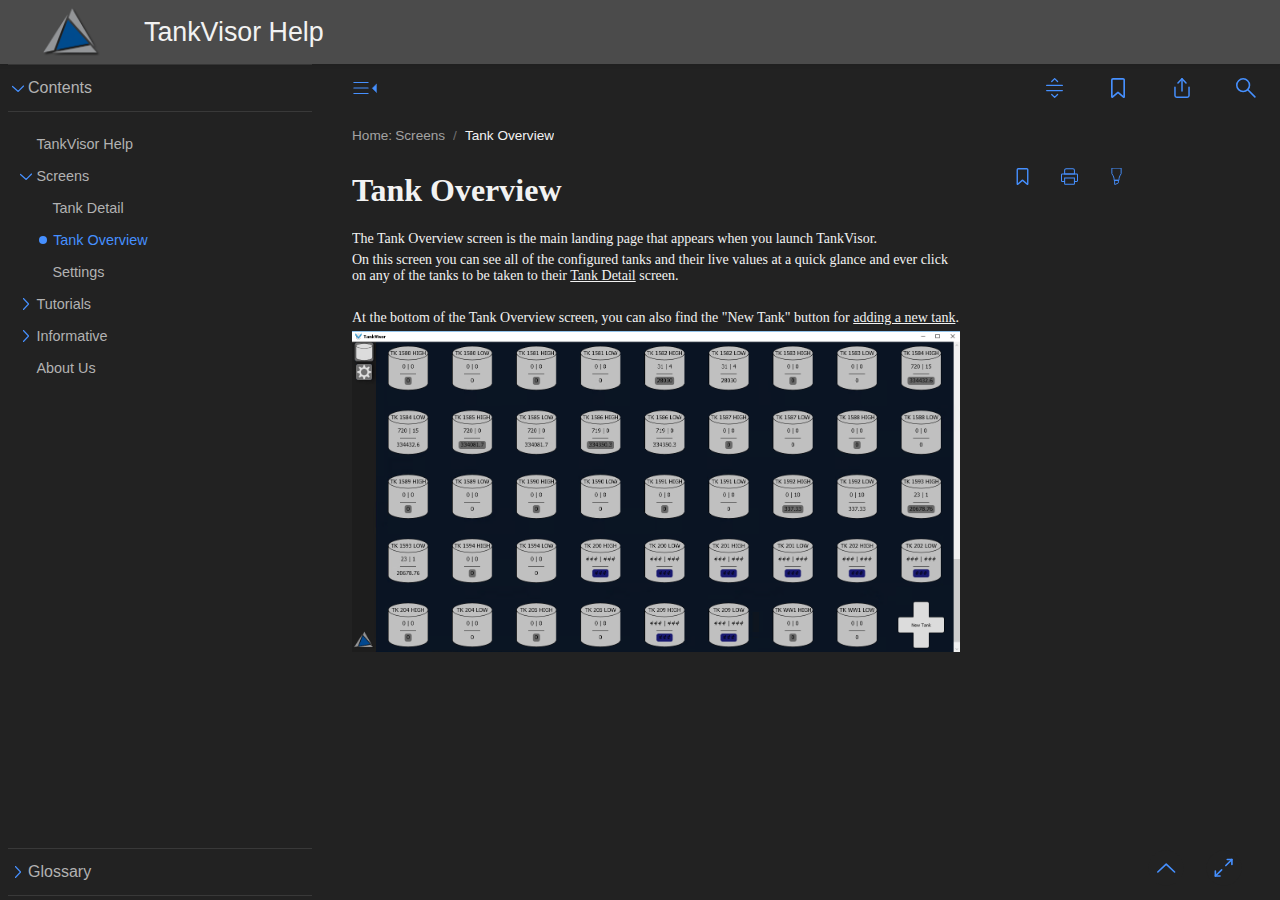
<file: Tank_Overview.htm>
<?xml version="1.0" encoding="utf-8" ?>
<!DOCTYPE html>
<html xmlns="http://www.w3.org/1999/xhtml"><head>
  <meta http-equiv="X-UA-Compatible" content="IE=edge"/>
  <meta name="viewport" content="width=device-width, initial-scale=1, maximum-scale=3, user-scalable=yes"/>
  <meta name="version" content="2020.0.0"/>
  <link rel="StyleSheet" href="./template/styles/topic.min.css" type="text/css"/>
  <link rel="StyleSheet" data-skin="true" type="text/css" href="./template/Dark/layout.css"/>
  <link rel="StyleSheet" data-skin="true" href="./template/Dark/userstyles.css" type="text/css"/>
  

  <meta http-equiv="Content-Type" content="text/html; charset=utf-8"/>
  <meta name="generator" content="Adobe RoboHelp 2020"/>
  <title>Tank Overview</title>
  <meta name="topic-status" content="Draft"/>
  <link rel="stylesheet" type="text/css" href="assets/css/default.css"/>
  <meta name="rh-authors" content="Joey Williams"/>
  <meta name="topic-comment" content="Provides quick details on the Tank Overview screen."/>
</head>

<body class="rh-BODY-wrapper">
  <div class="cookie-widget-holder" id="cookie-status-widget-holder"></div>
  <div class="RH-LAYOUT-HEADER-skip-content-container" id="skip-to-content"></div>
  <header class="RH-LAYOUT-HEADER-container" role="banner">
    <div class="RH-LAYOUT-HEADER-logo-box  ">
      <div class="RH-LAYOUT-HEADER-logo" id="logo-holder"></div>
      <div class="RH-LAYOUT-HEADER-title" id="topic-title-holder"></div>
    </div>
    <div class="RH-LAYOUT-HEADERMENU-container" id="header-menu"></div>
  </header>
  <main role="main" class="RH-LAYOUT-BODY-container">
    <div class="RH-LAYOUT-SEARCHRESULTS" id="rh-searchresults"></div>
    <div class="RH-LAYOUT-LEFTPANEL-container" id="rh-leftpanel"></div>
    <div class="rh-layout-BODY-main" id="rh-layout-main">
      <div class="RH-LAYOUT-TOOLBAR-toolbar-box" id="rh-toolbar"></div>
      <div class="rh-layout-BODY-body">
        <div class="RH-LAYOUT-CENTERPANEL-container">
          <div class="rh-layout-selectdetails" id="rh-selectdetails"></div>
          <div class="RH-LAYOUT-CENTERPANEL-topic-box" id="rh-topic">
  <h1>Tank Overview</h1>
  <p>The Tank Overview screen is the main landing page that appears when you launch TankVisor.</p>
  <p>On this screen you can see all of the configured tanks and their live values at a quick glance and ever click on any of the tanks to be taken to their <a href="Tank_Detail.htm">Tank Detail</a> screen.</p>
  <p> </p>
  <p>At the bottom of the Tank Overview screen, you can also find the &quot;New Tank&quot; button for <a href="How_to_add_a_tank.htm">adding a new tank</a>.</p>
  <p><img src="assets/images/image21.png"/></p>

</div>
          <div class="RH-LAYOUT-BRS-container" id="rh-brs"></div>
        </div>
        <div class="RH-LAYOUT-RIGHTPANEL-container" id="rh-rightpanel"></div>
      </div>
    </div>
  </main>
  <footer role="contentinfo" class="RH-LAYOUT-FOOTER-container" id="rh-footer"></footer>
  <script type="text/javascript">//<![CDATA[

    gRootRelPath = "."
    gCommonRootRelPath = "."
    gTopicId = "1.0_2"
  
//]]></script>


  <script src="./template/scripts/topicpage.js"></script>
  <script src="./whxdata/layoutconfig.js"></script>
  <script src="./whxdata/brsdata.js"></script>
  
    
      
          

            
              
                  


</body></html>
</file>
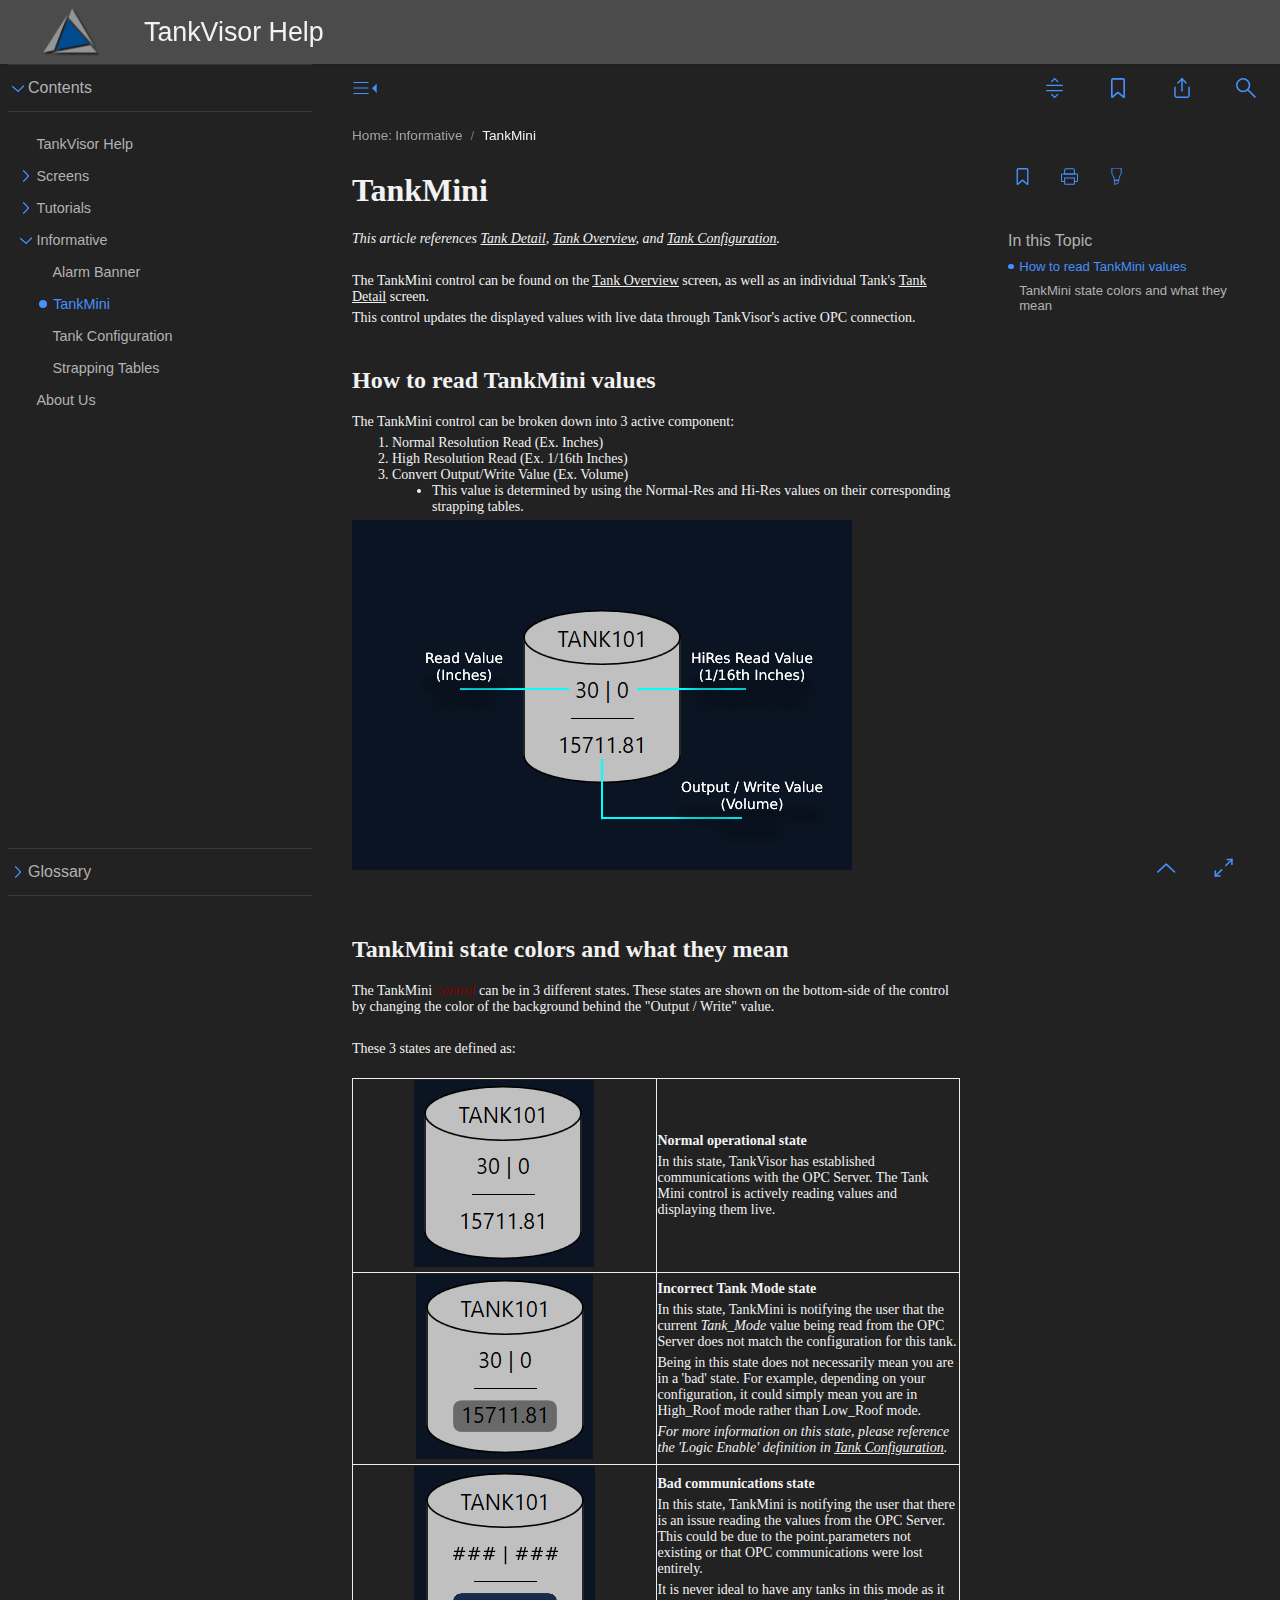
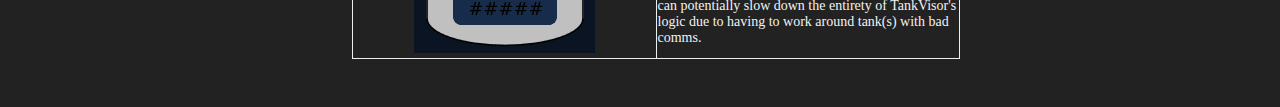
<file: TankMini.htm>
<?xml version="1.0" encoding="utf-8" ?>
<!DOCTYPE html>
<html xmlns="http://www.w3.org/1999/xhtml"><head>
  <meta http-equiv="X-UA-Compatible" content="IE=edge"/>
  <meta name="viewport" content="width=device-width, initial-scale=1, maximum-scale=3, user-scalable=yes"/>
  <meta name="version" content="2020.0.0"/>
  <link rel="StyleSheet" href="./template/styles/topic.min.css" type="text/css"/>
  <link rel="StyleSheet" data-skin="true" type="text/css" href="./template/Dark/layout.css"/>
  <link rel="StyleSheet" data-skin="true" href="./template/Dark/userstyles.css" type="text/css"/>
  

  <meta http-equiv="Content-Type" content="text/html; charset=utf-8"/>
  <meta name="generator" content="Adobe RoboHelp 2020"/>
  <title>TankMini</title>
  <meta name="topic-status" content="Draft"/>
  <link rel="stylesheet" type="text/css" href="assets/css/default.css"/>
  <meta name="rh-authors" content="Joey Williams"/>
  <meta name="topic-comment" content="An overview of the TankMini Control"/>
</head>

<body class="rh-BODY-wrapper">
  <div class="cookie-widget-holder" id="cookie-status-widget-holder"></div>
  <div class="RH-LAYOUT-HEADER-skip-content-container" id="skip-to-content"></div>
  <header class="RH-LAYOUT-HEADER-container" role="banner">
    <div class="RH-LAYOUT-HEADER-logo-box  ">
      <div class="RH-LAYOUT-HEADER-logo" id="logo-holder"></div>
      <div class="RH-LAYOUT-HEADER-title" id="topic-title-holder"></div>
    </div>
    <div class="RH-LAYOUT-HEADERMENU-container" id="header-menu"></div>
  </header>
  <main role="main" class="RH-LAYOUT-BODY-container">
    <div class="RH-LAYOUT-SEARCHRESULTS" id="rh-searchresults"></div>
    <div class="RH-LAYOUT-LEFTPANEL-container" id="rh-leftpanel"></div>
    <div class="rh-layout-BODY-main" id="rh-layout-main">
      <div class="RH-LAYOUT-TOOLBAR-toolbar-box" id="rh-toolbar"></div>
      <div class="rh-layout-BODY-body">
        <div class="RH-LAYOUT-CENTERPANEL-container">
          <div class="rh-layout-selectdetails" id="rh-selectdetails"></div>
          <div class="RH-LAYOUT-CENTERPANEL-topic-box" id="rh-topic">
  <h1>TankMini</h1>
  <p><em>This article references <a href="Tank_Detail.htm">Tank Detail</a>, <a href="Tank_Overview.htm">Tank Overview</a>, and <a href="Tank_Configuration.htm">Tank Configuration</a>.</em></p>
  <p> </p>
  <p>The TankMini control can be found on the <a href="Tank_Overview.htm"><u>Tank Overview</u></a> screen, as well as an individual Tank&#39;s <a href="Tank_Detail.htm"><u>Tank Detail</u></a> screen.</p>
  <p>This control updates the displayed values with live data through TankVisor&#39;s active OPC connection.</p>
  <p> </p>
  <h2>How to read TankMini values</h2>
  <p>The TankMini control can be broken down into 3 active component:</p>
  <ol class="Decimal">
    <li>Normal Resolution Read (Ex. Inches)</li>
    <li>High Resolution Read (Ex. 1/16th Inches)</li>
    <li>Convert Output/Write Value (Ex. Volume)
      <ul class="Disc">
        <li>This value is determined by using the Normal-Res and Hi-Res values on their corresponding strapping tables.</li>
      </ul>
    </li>
  </ol>
  <ul class="Disc">
  </ul>
  <p><img src="assets/images/TankMini Diagram1.png"/></p>
  <p> </p>
  <p> </p>
  <h2>TankMini state colors and what they mean</h2>
  <p>The TankMini <a class="glossterm" href="#" data-rhwidget="ExpandSpot" data-target="glossary">control</a><span class="expanding-content" data-targetname="glossary">If used in the context of TankVisor, a control is simply a UI element that is being displayed to the user.</span> can be in 3 different states. These states are shown on the bottom-side of the control by changing the color of the background behind the &quot;Output / Write&quot; value.</p>
  <p> </p>
  <p>These 3 states are defined as:<br/>
     </p>
  <table cellpadding="1" style="border-spacing:1px;border-top-width:1px;border-right-width:1px;border-bottom-width:1px;border-left-width:1px;border-style:outset;border-collapse:collapse; width:100%">
    <colgroup>
      <col style="width:50%"/>
      <col style="width:50%"/>
    </colgroup>
    <tbody>
      <tr style="">
        <td style="border-spacing:1px;border-top-width:1px;border-right-width:1px;border-bottom-width:1px;border-left-width:1px;border-style:inset;width:50%;text-align: center"><img src="assets/images/image15.png"/><strong></strong></td>
        <td style="border-spacing:1px;border-top-width:1px;border-right-width:1px;border-bottom-width:1px;border-left-width:1px;border-style:inset;width:50%;">
          <p><strong>Normal operational state</strong></p>
          <p>In this state, TankVisor has established communications with the OPC Server. The Tank Mini control is actively reading values and displaying them live.</p>
        </td>
      </tr>
      <tr style="">
        <td style="border-spacing:1px;border-top-width:1px;border-right-width:1px;border-bottom-width:1px;border-left-width:1px;border-style:inset;width:50%;text-align: center"><img src="assets/images/image16.png"/></td>
        <td style="border-spacing:1px;border-top-width:1px;border-right-width:1px;border-bottom-width:1px;border-left-width:1px;border-style:inset;width:50%;">
          <p><strong>Incorrect Tank Mode state</strong></p>
          <p>In this state, TankMini is notifying the user that the current <em>Tank_Mode</em> value being read from the OPC Server does not match the configuration for this tank.</p>
          <p>Being in this state does not necessarily mean you are in a &#39;bad&#39; state. For example, depending on your configuration, it could simply mean you are in High_Roof mode rather than Low_Roof mode.</p>
          <p><em>For more information on this state, please reference the &#39;Logic Enable&#39; definition in <u><a href="Tank_Configuration.htm">Tank Configuration</a></u>.</em></p>
        </td>
      </tr>
      <tr style="">
        <td style="border-spacing:1px;border-top-width:1px;border-right-width:1px;border-bottom-width:1px;border-left-width:1px;border-style:inset;width:50%;text-align: center"><img src="assets/images/image17.png"/></td>
        <td style="border-spacing:1px;border-top-width:1px;border-right-width:1px;border-bottom-width:1px;border-left-width:1px;border-style:inset;width:50%;">
          <p><strong>Bad communications state</strong></p>
          <p>In this state, TankMini is notifying the user that there is an issue reading the values from the OPC Server. This could be due to the point.parameters not existing or that OPC communications were lost entirely.</p>
          <p>It is never ideal to have any tanks in this mode as it can potentially slow down the entirety of TankVisor&#39;s logic due to having to work around tank(s) with bad comms.</p>
        </td>
      </tr>
    </tbody>
  </table>

</div>
          <div class="RH-LAYOUT-BRS-container" id="rh-brs"></div>
        </div>
        <div class="RH-LAYOUT-RIGHTPANEL-container" id="rh-rightpanel"></div>
      </div>
    </div>
  </main>
  <footer role="contentinfo" class="RH-LAYOUT-FOOTER-container" id="rh-footer"></footer>
  <script type="text/javascript">//<![CDATA[

    gRootRelPath = "."
    gCommonRootRelPath = "."
    gTopicId = "3.0_2"
  
//]]></script>


  <script src="./template/scripts/topicpage.js"></script>
  <script src="./whxdata/layoutconfig.js"></script>
  <script src="./whxdata/brsdata.js"></script>
  
    
      
          

            
              
                  


</body></html>
</file>
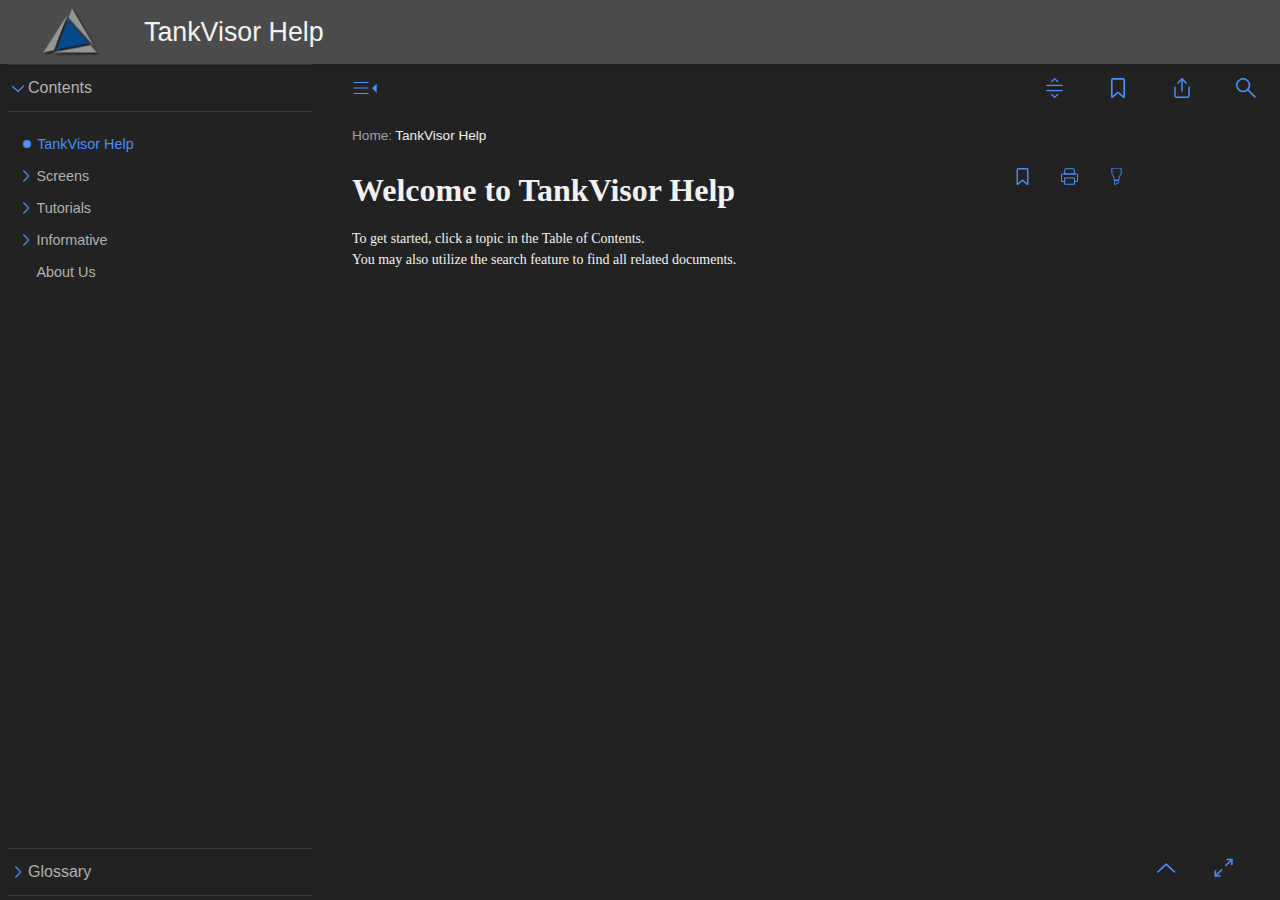
<file: TankVisor_Help.htm>
<?xml version="1.0" encoding="utf-8" ?>
<!DOCTYPE html>
<html xmlns="http://www.w3.org/1999/xhtml"><head>
  <meta http-equiv="X-UA-Compatible" content="IE=edge"/>
  <meta name="viewport" content="width=device-width, initial-scale=1, maximum-scale=3, user-scalable=yes"/>
  <meta name="version" content="2020.0.0"/>
  <link rel="StyleSheet" href="./template/styles/topic.min.css" type="text/css"/>
  <link rel="StyleSheet" data-skin="true" type="text/css" href="./template/Dark/layout.css"/>
  <link rel="StyleSheet" data-skin="true" href="./template/Dark/userstyles.css" type="text/css"/>
  

  <meta http-equiv="Content-Type" content="text/html; charset=utf-8"/>
  <meta name="topic-status" content="Draft"/>
  <title>TankVisor Help</title>
  <meta name="generator" content="Adobe RoboHelp 2020"/>
  <link rel="stylesheet" href="assets/css/default.css" type="text/css"/>
<meta name="rh-authors" content="Joey Williams"/><meta name="topic-comment" content="Get Started"/></head>

<body class="rh-BODY-wrapper">
  <div class="cookie-widget-holder" id="cookie-status-widget-holder"></div>
  <div class="RH-LAYOUT-HEADER-skip-content-container" id="skip-to-content"></div>
  <header class="RH-LAYOUT-HEADER-container" role="banner">
    <div class="RH-LAYOUT-HEADER-logo-box  ">
      <div class="RH-LAYOUT-HEADER-logo" id="logo-holder"></div>
      <div class="RH-LAYOUT-HEADER-title" id="topic-title-holder"></div>
    </div>
    <div class="RH-LAYOUT-HEADERMENU-container" id="header-menu"></div>
  </header>
  <main role="main" class="RH-LAYOUT-BODY-container">
    <div class="RH-LAYOUT-SEARCHRESULTS" id="rh-searchresults"></div>
    <div class="RH-LAYOUT-LEFTPANEL-container" id="rh-leftpanel"></div>
    <div class="rh-layout-BODY-main" id="rh-layout-main">
      <div class="RH-LAYOUT-TOOLBAR-toolbar-box" id="rh-toolbar"></div>
      <div class="rh-layout-BODY-body">
        <div class="RH-LAYOUT-CENTERPANEL-container">
          <div class="rh-layout-selectdetails" id="rh-selectdetails"></div>
          <div class="RH-LAYOUT-CENTERPANEL-topic-box" id="rh-topic">
  <h1>Welcome to TankVisor Help</h1>
  <p><span style="font-weight:100;">To get started, click a topic in the Table of Contents.</span></p>
  <p>You may also utilize the search feature to find all related documents.</p>

</div>
          <div class="RH-LAYOUT-BRS-container" id="rh-brs"></div>
        </div>
        <div class="RH-LAYOUT-RIGHTPANEL-container" id="rh-rightpanel"></div>
      </div>
    </div>
  </main>
  <footer role="contentinfo" class="RH-LAYOUT-FOOTER-container" id="rh-footer"></footer>
  <script type="text/javascript">//<![CDATA[

    gRootRelPath = "."
    gCommonRootRelPath = "."
    gTopicId = "0_1"
  
//]]></script>


  <script src="./template/scripts/topicpage.js"></script>
  <script src="./whxdata/layoutconfig.js"></script>
  <script src="./whxdata/brsdata.js"></script>
  
    
      
          

            
              
                  


</body></html>
</file>
<file: template/Dark/layout.css>
body {
  height: 100%;
  margin: 0;
  min-height: 100vh;
}

html {
  height: 100%;
}

:focus {
  outline: none;
}
.js-focus-visible :focus:not(.focus-visible) {
  outline: none;
}

.js-focus-visible .focus-visible:not(input) {
  outline-width: 0.125rem;
  outline-style: solid;
  outline-color: currentColor;
  outline-offset: -0.125rem;
}

label {
  cursor: pointer;
}

.rh-BODY-wrapper a {}

.rh-button {
  border: 0;
  margin: 0.187rem;
  padding: 0;
  background: transparent;
  cursor: pointer;
  text-decoration: inherit;
  text-transform: inherit;
  color: inherit;
  font-size: inherit;
  line-height: inherit;
  font-family: inherit;
  font-weight: inherit;
  font-style: inherit;
  letter-spacing: inherit;
  vertical-align: inherit;
}

.rh-layout-BODY-main {
  display: block;
  float: right;
  background: transparent;
  top: 0;
  position: relative;
  width: 100%;
}

.rh-layout-BODY-body {
  display: flex;
  height: calc(100% - 3.5rem);
}

.rh-ellipses-class {
  margin-left: 1.25rem;
  white-space: nowrap;
  width: 100%;
  overflow: hidden;
  text-overflow: ellipsis;
  display: inline-block;
  text-align: left;
}

.RH-LAYOUT-thumbnail {
  left: 0;
  top: 0;
  width: 100% !important;
  height: 100% !important;
  overflow: auto;
  background-color: rgba(0, 0, 0, 0.3);
  position: fixed;
  z-index: 10000;
  display: flex;
  justify-content: center;
  align-items: center;
}

.RH-LAYOUT-thumbnail-img-container {
  position: absolute;
  overflow: visible;
  align-items: center;
  display: flex;
  justify-content: center;
  max-width: 95%;
  max-height: 95%;
}

.RH-LAYOUT-thumbnail-close {
  border-radius: 6.0rem;
  float: right;
  height: 3rem;
  width: 3rem;
  cursor: pointer;
  text-align: center;
  background-color: #fefefe;
  background-image: url(./cross.svg);
  background-repeat: no-repeat;
  background-position: center center;
  background-size: 1.4rem 1.4rem;
  z-index: 100;
  max-width: 40px;
  max-height: 40px;
  position: absolute;
  right: -1rem;
  top: 0;
}

.RH-LAYOUT-thumbnail-image {
  position: relative;
  background-color: #fefefe;
  border: 1.25rem solid #fff;
  text-align: center;
  z-index: -1;
  max-width: calc(100% - 2rem);
  margin-top: 2rem;
}

.rh-main-class {
  height: 100%;
  flex-direction: column;
  display: flex;
  flex-grow: 1;
}

.rh-BODY-wrapper {
  height: auto;
  font-family: "Helvetica Neue", Helvetica, "Roboto", Arial, sans-serif;
  flex-direction: column;
  display: flex;
  position: relative;
  margin: 0;
  overflow: auto;
}

.rh-layout-selectdetails {
  width: 100%;
  background-color: transparent;
}

.RH-LAYOUT-BODY-container {
  display: flex;
  flex-grow: 1;
  align-items: stretch;
  position: relative;
}

.rh-hyperlink-popover {
  height: 100%;
  width: 100%;
  border: 0;
  overflow: auto;
}

.rh-popover {
  position: fixed;
  box-shadow: 0 0.125rem 0.187rem rgba(0, 0, 0, 0.12), 0 0.125rem 0.125rem rgba(0, 0, 0, 0.24);
  border-radius: 0.3125rem;
  z-index: 10;
  background: white;
}

.cookie-widget-holder {
  position: fixed;
  top: 0;
  width: 100%;
  height: 100%;
  z-index: 25;
}
.RH-LAYOUT-HEADER-container {
  height: 4.0rem;
  display: flex;
  align-items: center;
  color: azure;
  box-sizing: border-box;
  padding: 0.5rem 2rem 0.5rem 1.5rem;
  position: relative;
  justify-content: flex-end;
  box-shadow: 0 0.0625rem 0.275rem rgba(0, 0, 0, 0.1);;
  z-index: 20;
}

.RH-LAYOUT-HEADER-logo-box {
  justify-content: center;
  align-items: center;
  display: flex;
  width: auto;
  position: absolute;
  left: 2rem;
  top: 0.5rem;
  height: calc(100% - 1rem);
}

.RH-LAYOUT-HEADER-logo {
  background-image: url(./logo.png);
  background-color: transparent;
  border: none;
  background-position: center;
  background-repeat: no-repeat;
  background-size: 3rem 3rem;
  padding: 0;
  cursor: pointer;
  margin-right: 2rem;
  height: 100%;
  width: 5rem;
}

.rh-layout-HEADER-logo-link {
  display: block;
  width: 100%;
  height: 100%;
}

.rh-layout-HEADER-title-link {
  display: flex;
  cursor: inherit;
  text-decoration: inherit;
  text-transform: inherit;
  color: inherit;
  font-size: inherit;
  line-height: inherit;
  font-family: inherit;
  font-weight: inherit;
  font-style: inherit;
  letter-spacing: inherit;
  vertical-align: inherit;
}

.logo-holder{
  height: 100%;
}

.logo-holder-cover-class  {
  width: 100%;
  height: 100%;
}

.RH-LAYOUT-HEADER-title {
  font-size: 1.675rem;
  width: auto;
  cursor: pointer;
  white-space: nowrap;
  font-family: inherit;
  display: flex;
  align-items: center;
  height: 100%;
}




.RH-LAYOUT-LEFTPANEL-accordian-expand-icon {
    width: 0.75rem;
    height: 0.75rem;
    min-width: 0.75rem;
    min-height: 0.75rem;
    background-size: contain;
    background-repeat: no-repeat;
    background-position: center;
    background-image: url(./ch-right.svg);
    margin: 0 0.25rem;
    cursor: pointer;
}

.RH-LAYOUT-LEFTPANEL-accordian-collapse-icon {
    width: 0.75rem;
    height: 0.75rem;
    min-width: 0.75rem;
    min-height: 0.75rem;
    background-size: 100% 100%;
    background-repeat: no-repeat;
    background-position: center;
    background-image: url(./ch-down.svg);
    margin: 0 0.25rem;
    cursor: pointer;
}

.RH-LAYOUT-LEFTPANEL-accordian-header {
    display: flex;
    justify-content: flex-start;
    align-items: center;
    height: 3rem;
    min-height: 3rem;
    border-bottom: 1px solid rgb(57, 57, 57);
    border-top: 1px solid rgb(57, 57, 57);
    margin: 0 0.5rem;
    cursor: pointer;
    text-decoration: inherit;
    text-transform: inherit;
    color: inherit;
    font-size: inherit;
    line-height: inherit;
    font-family: inherit;
    font-weight: inherit;
    font-style: inherit;
    letter-spacing: inherit;
    vertical-align: inherit;
}

.RH-LAYOUT-LEFTPANEL-accordian {
    height: 100%;
    margin: 0;
    min-width: 18rem;
    display: flex;
    flex-direction: column;
    animation: slide-right .5s ease-out;
    overflow: hidden;
}

.RH-LAYOUT-LEFTPANEL-accordian-item {
    display: flex;
    flex-direction: column;
    transition: all 0.5s ease;
}

.RH-LAYOUT-LEFTPANEL-selected-accordian-item {
    flex-grow: 1;
    height: calc(100% - 6rem)
}

.RH-LAYOUT-LEFTPANEL-accordian .RH-LAYOUT-GLOSSARY-tab-panel {
    font-size: 0.9rem;
    padding-top: 1rem;
    padding-bottom: 1rem;
}
  
.RH-LAYOUT-LEFTPANEL-accordian .RH-LAYOUT-INDEX-tab-panel {
    font-size: 0.9rem;
    padding-top: 1rem;
    padding-bottom: 1rem;
}
  
.RH-LAYOUT-LEFTPANEL-accordian .RH-LAYOUT-LEFTPANEL-toc {
    font-size: 0.9rem;
    padding-top: 1rem;
    padding-bottom: 1rem;
}  
.RH-LAYOUT-LEFTPANEL-container {
  height: calc(100vh - 4.25rem);
  top: 0;
  position: sticky;
  max-width: 20rem;
  min-width: 20rem;
}

.RH-LAYOUT-LEFTPANEL-tab-panel {
  height: calc(100% - 4rem);
  font-size: 0.9rem;
}

.RH-LAYOUT-LEFTPANEL-toc {
  overflow: auto;
  width: 100%;
  height: 100%;
  padding-left: 0;
  box-sizing: border-box;
}

.RH-LAYOUT-LEFTPANEL-section {
  overflow: hidden;
}

.RH-LAYOUT-LEFTPANEL-title {
  display: flex;
  white-space: normal;
  flex-direction: row;
  align-items: center;
  justify-content: flex-start;
  text-decoration: none;
  box-sizing: border-box;
  width: 100%;
  padding-left: 0.275rem;
  padding-right: 0.275rem;
  padding-top: 0.5rem;
  padding-bottom: 0.5rem;
  cursor: pointer;
}

.RH-LAYOUT-LEFTPANEL-title-level-0 {
  padding-left: 2.275rem;
}

.RH-LAYOUT-LEFTPANEL-title-level-1 {
  padding-left: 3.275rem;
}

.RH-LAYOUT-LEFTPANEL-title-level-2 {
  padding-left: 4.275rem;
}

.RH-LAYOUT-LEFTPANEL-title-level-3 {
  padding-left: 5.275rem;
}

.RH-LAYOUT-LEFTPANEL-title-level-4 {
  padding-left: 5.275rem;
}

.RH-LAYOUT-LEFTPANEL-title-level-5 {
  padding-left: 6.275rem;
}

.RH-LAYOUT-LEFTPANEL-title-level-6 {
  padding-left: 7.275rem;
}

.RH-LAYOUT-LEFTPANEL-title-level-7 {
  padding-left: 8.275rem;
}

.RH-LAYOUT-LEFTPANEL-title:hover {
  display: flex;
}

.RH-LAYOUT-LEFTPANEL-collapsed-title {
  display: flex;
  margin-left: -1rem;
}

.RH-LAYOUT-LEFTPANEL-expand-icon {
  width: 0.75rem;
  height: 0.75rem;
  min-width: 0.75rem;
  min-height: 0.75rem;
  background-size: contain;
  background-repeat: no-repeat;
  background-position: center;
  background-image: url(./ch-right.svg);
  margin-right: 0.25rem;
  cursor: pointer;
}

.RH-LAYOUT-LEFTPANEL-expanded-title {
  display: flex;
  margin-left: -1rem;
}

.RH-LAYOUT-LEFTPANEL-collapse-icon {
  width: 0.75rem;
  height: 0.75rem;
  min-width: 0.75rem;
  min-height: 0.75rem;
  background-size: 100% 100%;
  background-repeat: no-repeat;
  background-position: center;
  background-image: url(./ch-down.svg);
  margin-right: 0.25rem;
  cursor: pointer;
}

.RH-LAYOUT-LEFTPANEL-topic-icon {
  width: 0;
  height: 0;
  background-size: contain;
  background-repeat: no-repeat;
  background-position: center;
  cursor: pointer;
  flex-shrink: 0;
}

.RH-LAYOUT-LEFTPANEL-selected-title {
  display: flex;
  margin-left: -1rem;
}
.rh-layout-LEFTPANEL-tree-item-content {
  white-space: normal;
  overflow: hidden;
  text-overflow: ellipsis;
  display: inline;
}

.rh-layout-LEFTPANEL-tree-item-content a {
  white-space: normal;
  overflow: hidden;
  text-overflow: ellipsis;
  display: inline;
  text-decoration: none;
}

.RH-LAYOUT-LEFTPANEL-selected-icon {
  border-radius: 2rem;
  width: 0.5rem;
  min-width: 0.5rem;
  height: 0.5rem;
  background-size: 100% 100%;
  margin-left: 0.15rem;
  margin-right: 0.4rem;
}

.RH-LAYOUT-LEFTPANEL-selected-section-icon {
}

.RH-LAYOUT-LEFTPANEL-selected-title:hover {
  display: flex;
}

.rh-layout-LEFTPANEL-toc-icon-open {
  position: absolute;
  top: 0;
  right: 0.25rem;
  height: auto;
  display: flex;
  align-items: center;
  width: auto;
  cursor: pointer;
}

.rh-layout-LEFTPANEL-toc-icon-collapsed {
  left: 0;
  margin-left: 1rem;
}

.rh-layout-LEFTPANEL-left-panel {
  position: relative;
  height: 100%;
}

.rh-layout-LEFTPANEL-tree-item-text {
  display: flex;
  cursor: pointer;
  flex-grow: 1;
  text-decoration: inherit;
  text-transform: inherit;
  color: inherit;
  font-size: inherit;
  line-height: inherit;
  font-family: inherit;
  font-weight: inherit;
  font-style: inherit;
  letter-spacing: inherit;
  vertical-align: inherit;
}

.rh-layout-simple-list {
  margin: 0;
  padding: 0;
  list-style: none;
}

.rh-layout-LEFTPANEL-left-panel li:focus {
  outline: none;
}

.rh-layout-TOOLBAR-custom-button-wrapper {
    display: flex;
    justify-content: flex-end;
    width: 100%;
    overflow-x: auto;
}

  
.RH-LAYOUT-TOOLBAR-button-0 {
    display: flex;
    align-items: center;
    border-radius: 0.3125rem;
    font-size: 1rem;
    padding: 0.65rem;
    width: auto;
    margin: 0.5rem;
    margin-top: 0.2rem;
    padding-left: 0.75rem;
    padding-right: 0.75rem;
    cursor: pointer;
    line-height: 1.25rem;
    font-family: inherit;
    color: inherit;
  }
  
 .RH-LAYOUT-TOOLBAR-button-0-applied {
    display: flex;
  }

  .RH-LAYOUT-TOOLBAR-button-0 .RH-LAYOUT-TOOLBAR-button-icon {
    background-image: url(./expand_all.svg);
    background-repeat: no-repeat;
    background-position: center center;
    background-size: contain;
    width: 1.25rem;
    height: 1.25rem;
    margin-right: 0.25rem;
    outline: none;
  }
  
  .RH-LAYOUT-TOOLBAR-button-0 .RH-LAYOUT-TOOLBAR-button-icon-applied {
    background-image: url(./collapse_all.svg);
  }
  
  .RH-LAYOUT-TOOLBAR-button-1 {
    display: flex;
    align-items: center;
    border-radius: 0.3125rem;
    font-size: 1rem;
    padding: 0.65rem;
    width: auto;
    margin: 0.5rem;
    padding-left: 0.75rem;
    padding-right: 0.75rem;
    cursor: pointer;
    line-height: 1.25rem;
    margin-top: 0.2rem;
    font-family: inherit;
    color: inherit;
  }
  
  .RH-LAYOUT-TOOLBAR-button-1-applied {
    display: flex;
  }

  .RH-LAYOUT-TOOLBAR-button-1 .RH-LAYOUT-TOOLBAR-button-icon {
    background-image: url(./unsaved.svg);
    background-repeat: no-repeat;
    background-position: center center;
    background-size: contain;
    width: 1.25rem;
    height: 1.25rem;
    margin-right: 0.25rem;
    outline: none;
  }
  
  .RH-LAYOUT-TOOLBAR-button-1 .RH-LAYOUT-TOOLBAR-button-icon-applied {
    background-image: url(./saved.svg);
  }
  
  .RH-LAYOUT-TOOLBAR-button-2 {
    display: flex;
    align-items: center;
    border-radius: 0.3125rem;
    font-size: 1rem;
    padding: 0.65rem;
    width: auto;
    margin: 0.5rem;
    padding-left: 0.75rem;
    padding-right: 0.75rem;
    cursor: pointer;
    margin-top: 0.2rem;
    line-height: 1.25rem;
    font-family: inherit;
    color: inherit;
}
  
  .RH-LAYOUT-TOOLBAR-button-2-applied {
    display: flex;
  }
  
  .RH-LAYOUT-TOOLBAR-button-2 .RH-LAYOUT-TOOLBAR-button-icon {
    background-image: url(./filter.svg);
    background-repeat: no-repeat;
    background-position: center center;
    background-size: contain;
    width: 1.25rem;
    height: 1.25rem;
    margin-right: 0.25rem;
    outline: none;
  }
  
  .RH-LAYOUT-TOOLBAR-button-2 .RH-LAYOUT-TOOLBAR-button-icon-applied {
    background-image: url(./filter2.svg);
  }
  
  .RH-LAYOUT-TOOLBAR-button-3 {
    display: flex;
    align-items: center;
    border-radius: 0.3125rem;
    font-size: 1rem;
    padding: 0.65rem;
    width: auto;
    margin: 0.5rem;
    padding-left: 0.75rem;
    margin-top: 0.2rem;
    padding-right: 0.75rem;
    cursor: pointer;
    line-height: 1.25rem;
    font-family: inherit;
    color: inherit;
  }
  
  .RH-LAYOUT-TOOLBAR-button-3-applied {
    display: flex;
  }
  
  .RH-LAYOUT-TOOLBAR-button-3 .RH-LAYOUT-TOOLBAR-button-icon {
    background-image: url(./bmrk_select.svg);
    background-repeat: no-repeat;
    background-position: center center;
    background-size: contain;
    width: 1.25rem;
    height: 1.25rem;
    margin-right: 0.25rem;
    outline: none;
  }
  
  .RH-LAYOUT-TOOLBAR-button-3 .RH-LAYOUT-TOOLBAR-button-icon-applied {
    background-image: url(./bmrk_unselect.svg);
  }
  
  .RH-LAYOUT-TOOLBAR-button-4 {
    display: flex;
    align-items: center;
    border-radius: 0.3125rem;
    font-size: 1rem;
    padding: 0.65rem;
    width: auto;
    margin: 0.5rem;
    margin-top: 0.2rem;
    padding-left: 0.75rem;
    padding-right: 0.75rem;
    cursor: pointer;
    line-height: 1.25rem;
    font-family: inherit;
    color: inherit;
  }
  
  .RH-LAYOUT-TOOLBAR-button-4-applied {
    display: flex;
  }
  
  .RH-LAYOUT-TOOLBAR-button-4 .RH-LAYOUT-TOOLBAR-button-icon {
    background-image: url(./download_pdf.svg);
    background-repeat: no-repeat;
    background-position: center center;
    background-size: contain;
    width: 1.25rem;
    height: 1.25rem;
    margin-right: 0.25rem;
    outline: none;
  }
  
  .RH-LAYOUT-TOOLBAR-button-4 .RH-LAYOUT-TOOLBAR-button-icon-applied {
    background-image: url(./download_pdf.svg);
  }
  
  .RH-LAYOUT-TOOLBAR-button-5 {
    display: flex;
    align-items: center;
    border-radius: 0.3125rem;
    font-size: 1rem;
    padding: 0.65rem;
    width: auto;
    margin: 0.5rem;
    padding-left: 0.75rem;
    margin-top: 0.2rem;
    padding-right: 0.75rem;
    cursor: pointer;
    line-height: 1.25rem;
    font-family: inherit;
    color: inherit;
  }
  
  .RH-LAYOUT-TOOLBAR-button-5-applied {
    display: flex;
  }
  
  .RH-LAYOUT-TOOLBAR-button-5 .RH-LAYOUT-TOOLBAR-button-icon {
    background-image: url(./search.svg);
    background-repeat: no-repeat;
    background-position: center center;
    background-size: contain;
    width: 1.25rem;
    height: 1.25rem;
    margin-right: 0.25rem;
    outline: none;
  }
  
  .RH-LAYOUT-TOOLBAR-button-5 .RH-LAYOUT-TOOLBAR-button-icon-applied {
    background-image: url(./search.svg);
  }
  
  .RH-LAYOUT-TOOLBAR-button-6 {
    display: flex;
    align-items: center;
    border-radius: 0.3125rem;
    font-size: 1rem;
    padding: 0.65rem;
    width: auto;
    margin: 0.5rem;
    padding-left: 0.75rem;
    padding-right: 0.75rem;
    margin-top: 0.2rem;
    cursor: pointer;
    line-height: 1.25rem;
    font-family: inherit;
    color: inherit;
  }
  
  
  .RH-LAYOUT-TOOLBAR-button-6-applied {
    display: flex;
  }

  .RH-LAYOUT-TOOLBAR-button-6 .RH-LAYOUT-TOOLBAR-button-icon {
    background-image: url(./share.svg);
    background-repeat: no-repeat;
    background-position: center center;
    background-size: contain;
    width: 1.25rem;
    height: 1.25rem;
    margin-right: 0.25rem;
    outline: none;
  }
  
  .RH-LAYOUT-TOOLBAR-button-6 .RH-LAYOUT-TOOLBAR-button-icon-applied {
    background-image: url(./share.svg);
  }
  
  .RH-LAYOUT-TOOLBAR-button-7 {
    display: flex;
    align-items: center;
    border-radius: 0.3125rem;
    font-size: 1rem;
    padding: 0.65rem;
    width: auto;
    margin: 0.5rem;
    padding-left: 0.75rem;
    padding-right: 0.75rem;
    margin-top: 0.2rem;
    cursor: pointer;
    line-height: 1.25rem;
    font-family: inherit;
    color: inherit;
  }
  
.RH-LAYOUT-TOOLBAR-button-7-applied {
  display: flex;
}

.RH-LAYOUT-TOOLBAR-button-7 .RH-LAYOUT-TOOLBAR-button-icon {
  background-image: url(./Dark.svg);
  background-repeat: no-repeat;
  background-position: center center;
  background-size: contain;
  width: 1.25rem;
  height: 1.25rem;
  margin-right: 0.25rem;
  outline: none;
}

.RH-LAYOUT-TOOLBAR-button-7 .RH-LAYOUT-TOOLBAR-button-icon-applied {
  background-image: url(./light.svg);
}

.RH-LAYOUT-TOOLBAR-button-8 {
  display: flex;
  align-items: center;
  border-radius: 0.3125rem;
  font-size: 1rem;
  padding: 0.65rem;
  width: auto;
  margin: 0.5rem;
  padding-left: 0.75rem;
  padding-right: 0.75rem;
  margin-top: 0.2rem;
  cursor: pointer;
  line-height: 1.25rem;
  font-family: inherit;
  color: inherit;
}

.RH-LAYOUT-TOOLBAR-button-8-applied {
  display: flex;
}

.RH-LAYOUT-TOOLBAR-button-8 .RH-LAYOUT-TOOLBAR-button-icon {
background-image: url(./print.svg);
background-repeat: no-repeat;
background-position: center center;
background-size: contain;
width: 1.25rem;
height: 1.25rem;
margin-right: 0.25rem;
outline: none;
}

.RH-LAYOUT-TOOLBAR-button-8 .RH-LAYOUT-TOOLBAR-button-icon-applied {
background-image: url(./print-mobile.svg);
}
.RH-LAYOUT-HOMEPAGE-TOOLBAR-button-1 {
    display: flex;
    align-items: center;
    border-radius: 0.3125rem;
    font-size: 1rem;
    padding: 0.65rem;
    width: auto;
    margin: 0.5rem;
    padding-left: 0.75rem;
    padding-right: 0.75rem;
    cursor: pointer;
    line-height: 1.25rem;
    margin-top: 0.2rem;
    font-family: inherit;
    color: inherit;
}
  
.RH-LAYOUT-HOMEPAGE-TOOLBAR-button-1-applied {
    display: flex;
}

.RH-LAYOUT-HOMEPAGE-TOOLBAR-button-1 .RH-LAYOUT-HOMEPAGE-TOOLBAR-button-icon {
    background-image: url(./homepage-unsaved.svg);
    background-repeat: no-repeat;
    background-position: center center;
    background-size: contain;
    width: 1.25rem;
    height: 1.25rem;
    margin-right: 0.25rem;
    outline: none;
}
  
.RH-LAYOUT-HOMEPAGE-TOOLBAR-button-1 .RH-LAYOUT-HOMEPAGE-TOOLBAR-button-icon-applied {
    background-image: url(./homepage-saved.svg);
}
  
.RH-LAYOUT-HOMEPAGE-TOOLBAR-button-2 {
    display: flex;
    align-items: center;
    border-radius: 0.3125rem;
    font-size: 1rem;
    padding: 0.65rem;
    width: auto;
    margin: 0.5rem;
    padding-left: 0.75rem;
    padding-right: 0.75rem;
    cursor: pointer;
    margin-top: 0.2rem;
    line-height: 1.25rem;
    font-family: inherit;
    color: inherit;
}
  
.RH-LAYOUT-HOMEPAGE-TOOLBAR-button-2-applied {
    display: flex;
}
  
.RH-LAYOUT-HOMEPAGE-TOOLBAR-button-2 .RH-LAYOUT-HOMEPAGE-TOOLBAR-button-icon {
    background-image: url(./homepage-filter.svg);
    background-repeat: no-repeat;
    background-position: center center;
    background-size: contain;
    width: 1.25rem;
    height: 1.25rem;
    margin-right: 0.25rem;
    outline: none;
}
  
.RH-LAYOUT-HOMEPAGE-TOOLBAR-button-2 .RH-LAYOUT-HOMEPAGE-TOOLBAR-button-icon-applied {
    background-image: url(./homepage-filter2.svg);
}
.nav {
  overflow: hidden;
}

.nav ul {
  margin: 0;
  padding: 0;
  list-style-type: none;
  max-height: 3rem;
  position: relative;
}

.nav li {
  display: inline-block;
  background: transparent;
}

.nav li:last-child {
  position: absolute;
  right: 0;
  top: 0;
  visibility: hidden;
}

.nav li:nth-last-child(2) {
  position: absolute;
  top: 0;
  right: 0;
  margin: 0;
  visibility: hidden;
}

.nav#menu:target {
  height: auto;
  padding: 0;
  width: 100%;
}

.nav#menu:target ul {
  max-height: none;
}

.nav#menu:target li {
  display: block;
}

.nav#menu:target li:not(:first-child) {
  margin-top: 2px;
}

.nav#menu:target li:last-child {
  display: none;
}

.nav#menu:target li:nth-last-child(2) {
  visibility: visible;
}

.rh-layout-TOOLBAR-tool-list {
  width: 100%;
  display: flex;
  justify-content: flex-end;
}

.RH-LAYOUT-TOOLBAR-toolbar-box {
  display: block;
  width: 100%;
  margin-bottom: 0.5rem;
  position: sticky;
  top: 0;
  height: 3rem;
  z-index: 2;
}

.RH-LAYOUT-TOOLBAR-toolbar {
  display: block;
}

.RH-LAYOUT-HOMEPAGE-TOOLBAR-toolbar {
  display: block;
}

.RH-LAYOUT-TOOLBAR-toc-icon-div {
  display: flex;
  align-items: center;
  width: 3.5rem;
  cursor: pointer;
  padding-left: 1.9rem;
}

.RH-LAYOUT-TOOLBAR-panel-show {
  background-image: url(./expand_toc.svg);
  width: 1.5rem;
  height: 1.5rem;
  background-repeat: no-repeat;
  background-size: contain;
  background-position: center;
  cursor: pointer;
  z-index: 2;
}

.RH-LAYOUT-TOOLBAR-panel-hide {
  background-image: url(./collapse_toc.svg);
  width: 1.5rem;
  height: 1.5rem;
  background-repeat: no-repeat;
  background-size: contain;
  background-position: center;
  cursor: pointer;
  z-index: 2;
}

.RH-LAYOUT-TOOLBAR-menu-close {
  display: flex;
  align-items: center;
  border-radius: 0.3125rem;
  font-size: 1rem;
  padding: 0.65rem;
  width: auto;
  margin: 0.5rem;
  padding-left: 0.75rem;
  padding-right: 0.75rem;
  cursor: pointer;
  line-height: 1.25rem;
  background: white;
}

.RH-LAYOUT-TOOLBAR-menu {
  display: flex;
  align-items: center;
  border-radius: 0.3125rem;
  font-size: 1rem;
  padding: 0.65rem;
  width: auto;
  margin: 0.5rem;
  padding-left: 0.75rem;
  padding-right: 0.75rem;
  cursor: pointer;
  line-height: 1.25rem;
  background: white;
}
.RH-LAYOUT-CENTERPANEL-container {
  width: calc(100% - 22rem);
  display: flex;
  margin-left: 2rem;
  flex-direction: column;
  overflow-y: hidden;
  overflow-x: auto;
}

.RH-LAYOUT-CENTERPANEL-container-fullscreen {
  width: calc(100% - 4rem);
  margin-bottom: 3rem;
}


.RH-LAYOUT-CENTERPANEL-topic-box {
  position: relative;
  flex-grow: 1;
  min-height: calc(100% - 16rem);
}



.RH-LAYOUT-BODY-mobile-view .RH-LAYOUT-CENTERPANEL-top-panel {
  height: auto;
  display: block;
}
.RH-LAYOUT-SEARCHRESULTS-container {
  width: 100%;
  position: absolute;
  background: transparent;
  top: 0;
  height: 0;
  z-index: 10;
  display: none;
}

.RH-LAYOUT-SEARCHRESULTS-results-outer-box {
  overflow-x: hidden;
  width: calc(100% - 20rem - 20rem);
  left: 20rem;
  padding: 0 1rem;
  position: relative;
  max-height: 60%;
  z-index: 2;
}

.RH-LAYOUT-SEARCHRESULTS-results-close {
  width: 0.75rem;
  height: 0.75rem;
  cursor: pointer;
  background-image: url(./cross.svg);
  background-size: contain;
  background-repeat: no-repeat;
  margin: 0 0.75rem;
}

.RH-LAYOUT-SEARCHRESULTS-results-inner-box {
  position: relative;
}

.RH-LAYOUT-SEARCHRESULTS-results-titlebar {
  display: flex;
  justify-content: space-between;
  padding: 1rem 0;
  align-items: center;
  border-bottom: 1px solid gray;
}

.RH-LAYOUT-SEARCHRESULTS-results-inner-box .RH-LAYOUT-SEARCHRESULTS-results-header {
  display: flex;
  align-items: center;
  padding: 1rem 0 0 0;
  font-size: 1rem;
}

.RH-LAYOUT-SEARCHRESULTS {
  position: absolute;
  top: 0;
  width: 18rem;
  height: 100%;
  right: 0;
}

.RH-LAYOUT-SEARCHRESULTS-result-item {
  padding: 0.75rem 3rem 0.75rem 3rem;
}

.RH-LAYOUT-SEARCHRESULTS-results-inner-box .RH-LAYOUT-SEARCHRESULTS-result-item .RH-LAYOUT-SEARCHRESULTS-result-item-title {
  text-align: center;
  line-height: 2rem;
  font-size: 1.25rem;
  padding: 0.5rem 0;
  text-decoration: none;
}

.RH-LAYOUT-SEARCHRESULTS-result-item-summary {
  font-size: 1rem;
  padding: 0;
  margin: 0;
  margin-top: 0.75rem;
  overflow-wrap: break-word;
}

.RH-LAYOUT-SEARCHRESULTS-result-item-path {
  font-size: 0.8rem;
  padding: 0;
  margin: 0;
  margin-top: 0.75rem;
}

.RH-LAYOUT-SEARCHRESULTS-results-footer {
  display: flex;
  justify-content: center;
  padding-top: 2rem;
  padding-bottom: 2rem;
}

.RH-LAYOUT-SEARCHRESULTS-results-footer:empty {
  display: none;
}

.RH-LAYOUT-SEARCHRESULTS-paginator {
  display: flex;
  align-items: center;
}

.RH-LAYOUT-SEARCHRESULTS-paginator-label {
  color: #D3D3D3;
  font-size: 0.875rem;
  line-height: 1.0625rem;
  min-width: 5rem;
  text-align: center;
}

.RH-LAYOUT-SEARCHRESULTS-prev-page {
  margin-right: 1rem;
  padding: 0.5625rem;
}

.RH-LAYOUT-SEARCHRESULTS-prev-page-icon {
  display: block;
  width: 0.875rem;
  height: 0.875rem;
  cursor: pointer;
  background-image: url(./search-page-prev.svg);
  background-size: contain;
  background-repeat: no-repeat;
  background-position: center;
}

.RH-LAYOUT-SEARCHRESULTS-next-page {
  margin-left: 1rem;
  padding: 0.5625rem;
}

.RH-LAYOUT-SEARCHRESULTS-next-page-icon {
  display: block;
  width: 0.875rem;
  height: 0.875rem;
  cursor: pointer;
  background-image: url(./search-page-next.svg);
  background-size: contain;
  background-repeat: no-repeat;
  background-position: center;
}

.rh-layout-CENTERPANEL-search-prediction-results {
  overflow: auto;
  width: calc(100% - 20rem - 26rem);
  left: 20rem;
  padding: 0 4rem;
  position: relative;
  max-height: 60%;
  background: white;
  z-index: 2;
}

.rh-layout-SEARCHRESULTS-search-results-container-show {
  height: 100%;
  display: block;
}

.rh-layout-SEARCHRESULTS-search-results-container-show a {
  text-decoration: none;
}

/*-----------------------------------------*/

.RH-LAYOUT-SEARCH-to-right {
  width: calc(100% - 2rem);
  left: unset;
  padding: 0 1rem;
  position: absolute;
  max-height: none;
  z-index: 2;
  height: 90vh;
  right: 0;
}

.RH-LAYOUT-SEARCH-to-right .RH-LAYOUT-SEARCHRESULTS-phrase-result {
  padding: 0.1rem 0 0.1rem 0.3rem;
  box-shadow: 0.2rem 0.2rem 1rem #2e2e2e;
  border-radius: 0.5rem;
  border: 1px solid #dfe1e5;
}

.RH-LAYOUT-SEARCH-to-right .rh-layout-SEARCHBOX-searchcontainer {
  width: calc(100% - 0.1rem);
}

.RH-LAYOUT-SEARCH-to-right .RH-LAYOUT-SEARCHBOX-predictions-box {
  margin-left: 2.3rem;
  z-index: 100;
  width: calc(100% - 5.1rem);
  border-bottom-left-radius: 4px;
  border-bottom-right-radius: 4px;
}


.RH-LAYOUT-SEARCH-to-right .RH-LAYOUT-SEARCHRESULTS-results-inner-box .RH-LAYOUT-SEARCHRESULTS-results-header {
  display: flex;
  flex-direction: column;
  align-items: flex-start;
  font-size: 1rem;
}

.RH-LAYOUT-SEARCH-to-right .RH-LAYOUT-SEARCHRESULTS-result-item {
  padding: 1rem 0;
  border-bottom: 1px solid gray;
}

.RH-LAYOUT-SEARCH-to-right .RH-LAYOUT-SEARCHRESULTS-results-inner-box .RH-LAYOUT-SEARCHRESULTS-result-item .RH-LAYOUT-SEARCHRESULTS-result-item-title {
  text-align: center;
  line-height: 1rem;
  font-size: 1rem;
  padding: 0;
  font-weight: bold;
}

.RH-LAYOUT-SEARCH-to-right .RH-LAYOUT-SEARCHRESULTS-result-item-summary {
  font-size: 0.9rem;
  align-content: justify;
}

.RH-LAYOUT-SEARCH-to-right .RH-LAYOUT-SEARCHRESULTS-results-header {
  justify-content: flex-start;
}

.RH-LAYOUT-SEARCH-to-right .RH-LAYOUT-SEARCHRESULTS-results-close {
  width: 1rem;
  height: 1rem;
  cursor: pointer;
  background-image: url(./cross.svg);
  background-size: contain;
  background-repeat: no-repeat;
  margin: 0 0.75rem;
}

.RH-LAYOUT-SEARCH-to-right .RH-LAYOUT-SEARCHRESULTS-container {
  background-color: transparent;
}

.RH-LAYOUT-SEARCH-to-right .RH-LAYOUT-SEARCHBOX-predictions-container {
  display: block;
}

.RH-LAYOUT-SEARCH-to-right .RH-LAYOUT-SEARCHBOX-clear-icon {
  padding-right: 0;
  height: 100%;
  right: 0.5rem;
}

.RH-LAYOUT-SEARCH-to-right .RH-LAYOUT-SEARCHBOX-search-selected {
  position: inherit;
  left: unset;
  width: 100%;
}


.RH-LAYOUT-RIGHTPANEL-bottom-toolbar {
  position: fixed;
  right: 2rem;
  bottom: 0;
  width: 100%;
  height: auto;
}

.rh-layout-RIGHTPANEL-bottom-buttons {
  position: absolute;
  display: flex;
  width: 100%;
  justify-content: flex-end;
  align-items: center;
  bottom: 0.5rem;
  box-sizing: border-box;
}

.rh-layout-RIGHTPANEL-bottom-buttons > *:not(:last-child) {
  margin-right: 0.625rem;
}

.rh-layout-RIGHTPANEL-rightpanel-content {
  display: block;
  width: 100%;
  justify-content: center;
  position: relative;
}

.rh-fullscreenmode {
  width: 80%;
  margin: auto;
}

.rh-layout-FILTERS-filterULClass li input[type="checkbox"], .rh-layout-HOMEPAGE-FILTERS-filterULClass li input[type="checkbox"]{
  margin-right: 0.5rem;
}


.RH-LAYOUT-RIGHTPANEL-container {
  display: flex;
  justify-content: center;
  width: 16rem;
  min-width: 16rem;
  padding: 2rem 2rem 0 2rem;
  position: fixed;
  right: 0;
  top: 8rem;
  height: calc(100vh - 10rem);
}

.RH-LAYOUT-RIGHTPANEL-top-buttons {
  display: flex;
  align-items: center;
  max-height: 2rem;
  margin: 0 1rem 2.5rem 1rem;
}

.RH-LAYOUT-RIGHTPANEL-fav-button {
  background-size: 60% 60%;
  background-image: url(./unsaved.svg);
  background-repeat: no-repeat;
  background-position: center;
  width: 1.75rem;
  height: 1.75rem;
  margin-left: 0;
  border-radius: 50%;
  cursor: pointer;
  margin-right: 1rem;
}

.RH-LAYOUT-RIGHTPANEL-rightpanel-bmrk-saved {
  background-size: 60% 60%;
  background-image: url(./saved.svg);
  background-repeat: no-repeat;
  background-position: center;
  width: 1.75rem;
  height: 1.75rem;
  margin-left: 0;
  border-radius: 50%;
  cursor: pointer;
  margin-right: 1rem;
}

.RH-LAYOUT-RIGHTPANEL-print-button {
  background-size: 60% 60%;
  background-image: url(./print.svg);
  background-repeat: no-repeat;
  background-position: center;
  width: 1.75rem;
  height: 1.75rem;
  border-radius: 50%;
  cursor: pointer;
  margin-right: 1rem;
}

.RH-LAYOUT-RIGHTPANEL-highlight-remove-button {
  background-size: 60% 60%;
  background-image: url(./highlight.svg);
  background-repeat: no-repeat;
  background-position: center;
  width: 1.75rem;
  height: 1.75rem;
  border-radius: 50%;
  cursor: pointer;
}

.RH-LAYOUT-RIGHTPANEL-pageup-button {
  background-size: contain;
  background-repeat: no-repeat;
  background-position: center;
  width: 3rem;
  height: 3rem;
  margin: 0;
  background-color: transparent;
  background-image: url(./page_up.svg);
}

.RH-LAYOUT-RIGHTPANEL-fullscreen-button {
  background-size: contain;
  background-repeat: no-repeat;
  background-position: center;
  width: 3rem;
  height: 3rem;
  margin: 0;
  background-color: transparent;
  background-image: url(./full_screen.svg);
}

.RH-LAYOUT-RIGHTPANEL-regular-screen-button {
  background-size: contain;
  background-repeat: no-repeat;
  background-position: center;
  width: 3rem;
  height: 3rem;
  margin: 0;
  background-color: transparent;
  background-image: url(./regular_screen.svg);
}

.RH-LAYOUT-RIGHTPANEL-prev-button {
  background-size: contain;
  background-repeat: no-repeat;
  background-position: center;
  width: auto;
  height: 3rem;
  margin: 0;
  background-color: transparent;
  display: flex;
  align-items: center;
  text-decoration: none;
}

.RH-LAYOUT-RIGHTPANEL-next-button {
  background-size: contain;
  background-repeat: no-repeat;
  background-position: center;
  width: auto;
  height: 3rem;
  margin: 0;
  background-color: transparent;
  display: flex;
  align-items: center;
  text-decoration: none;
}
.RH-LAYOUT-FOOTER-container {
  width: 100%;
  align-items: center;
  position: relative;
  margin: auto;
}
.RH-LAYOUT-HOMEPAGE-TITLEBAR-container {
  display: flex;
  flex-direction: column;
  background-image: url(./homepage_background.png);
  height: 23rem;
  background-repeat: no-repeat;
  background-size: cover;
}

.RH-LAYOUT-HOMEPAGE-TITLEBAR-title-bar {
  background-color: transparent;
  display: flex;
  flex-wrap: wrap;
  flex-direction: row;
  justify-content: flex-start;
  height: 4rem;
  padding: 0.5rem 0.5rem 0.5rem 2rem;
  align-items: center;
  min-height: 2.5rem;
  font-size: 1.675rem;
  color: white;
  margin-bottom: 5.5rem;
  width: inherit;
}

.RH-LAYOUT-HOMEPAGE-TITLEBAR-logo {
  margin-right: 2rem;
  background-color: transparent;
  border: none;
  background-image: url(./logo.png);
  background-repeat: no-repeat;
  background-position: center;
  background-size: contain;
  height: 100%;
  width: 5rem;
  cursor: pointer;
}

.rh-layout-HOMEPAGE-TITLEBAR-logo-link {
  display: block;
  width: 100%;
  height: 100%;
  color: inherit;
}

.RH-LAYOUT-HOMEPAGE-TITLEBAR-title {
  display: block;
  cursor: pointer;
}

.rh-layout-HOMEPAGE-titlebar-right-box {
  display: flex;
  flex-grow: 1;
  justify-content: flex-end;
  align-items: center;
  height: 0;
}

.RH-LAYOUT-HOMEPAGE-TITLEBAR-caption-bar {
  display: flex;
  font-size: xx-large;
  align-items: center;
  justify-content: center;
  color: white;
  margin-top: 1.5rem;
}

.RH-LAYOUT-HOMEPAGE-TITLEBAR-caption {
  font-size: 2rem;
  padding-top: 1rem;
}

.RH-LAYOUT-HOMEPAGE-SEARCHBOX-outer-box {
  display: flex;
  width: 30rem;
  height: 3rem;
}

.rh-layout-HOMEPAGE-SEARCHBOX-searchcontainer {
  display: flex;
  flex-direction: column;
  width: 100%;
  justify-content: center;
  align-items: center;
}

.RH-LAYOUT-HOMEPAGE-SEARCHBOX-inner-box {
  display: flex;
  justify-content: space-evenly;
  align-items: center;
  border-radius: 1.25rem;
  background-size: 1.5rem;
  background: white;
  width: 100%;
  padding: 0;
  height: 3rem;
}

.rh-homepage-search-is-active {
  border-bottom-left-radius: 0;
  border-bottom-right-radius: 0;
}

.RH-LAYOUT-HOMEPAGE-SEARCHBOX-icon {
  max-height: 100%;
  background-image: url(./search.svg);
  width: 1.5rem;
  height: 1.25rem;
  margin-left: 0.5rem;
  background-position: center;
  margin-right: 0.5rem;
  background-repeat: no-repeat;
  background-size: 1.25rem 1.25rem;;
  cursor: pointer;
}

.RH-LAYOUT-HOMEPAGE-SEARCHBOX-text-field {
  border: none;
  width: 85%;
  font-size: 1rem;
}

.rh-layout-HOMEPAGE-SEARCHBOX-predictions-container {
  width: calc(100% + 4px);
  margin-top: 0rem;
}

.RH-LAYOUT-HOMEPAGE-SEARCHBOX-predictions-box {
  background-color: white;
  list-style: none;
  z-index: 100;
  border-top: 0 !important;
  color: black;
  font-size: 1rem;
  transition: min-height 0.2s;
  margin: 0;
  border-bottom-right-radius: 1rem;
  border-bottom-left-radius: 1rem;
  padding: 0;
  position: absolute;
  width: 30rem;
  margin-left: 2px;
  box-shadow: 0 3px 5px -3px #000000;
}

.RH-LAYOUT-HOMEPAGE-SEARCHBOX-prediction-item {
  white-space: nowrap;
  overflow: hidden;
  text-overflow: ellipsis;
  display: block;
  padding-left: 2.5rem;
  padding-bottom: 0.25rem;
  padding-top: 0.25rem;
  font-size: 0.9rem;
  line-height: 1.5rem;
  cursor: pointer;
}

.RH-LAYOUT-HOMEPAGE-SEARCHBOX-clear-icon {
  cursor: pointer;
  font-weight: bold;
  position: relative;
  right: 0;
  margin-right: 1rem;
  align-items: center;
  display: flex;
  height: 0.9rem;
  width: 0.9rem;
  background-image: url(./cross.svg);
  background-size: contain;
  background-repeat: no-repeat;
  background-position: center;
}

.RH-LAYOUT-HOMEPAGE-SEARCHBOX-prediction-item:hover {
  background-color: rgba(0, 0, 0, 0.1);
}

.RH-LAYOUT-HOMEPAGE-SEARCHBOX-prediction-item-selected {
  background-color: rgba(0, 0, 0, 0.1);
}

.RH-LAYOUT-HOMEPAGE-TOC-container {
  flex-grow: 1;
  min-height: calc(100% - 29rem);
  padding: 3rem 5rem;
}

.RH-LAYOUT-HOMEPAGE-TOC-toctiles {
  position: relative;
  width: 100%;
}

.RH-LAYOUT-HOMEPAGE-TOC-toc-list {
  display: flex;
  flex-wrap: wrap;
  justify-content: center;
  list-style: none;
  margin: 0;
  padding: 0;
  height: 100%;
}

.RH-LAYOUT-HOMEPAGE-TOC-tile-box {
  width: 18rem;
  text-align: center;
  line-height: 4.5rem;
  border-radius: 0.25rem;
  display: block;
  padding-bottom: 0rem;
  cursor: pointer;
  box-shadow: 0px 1px 5px 3px #eaeaea;
  margin: 2rem;
  overflow: hidden;
  position: relative;
  box-sizing: border-box;
}

.RH-LAYOUT-HOMEPAGE-TOC-image-box {
  height: 12rem;
  width: 100%;
  background: transparent;
  display: flex;
  justify-content: center;
  align-items: center;
  background-repeat: no-repeat;
  background-position: center;
  background-image: url(./toc_default_tile.svg);
  box-sizing: border-box;
}

.RH-LAYOUT-HOMEPAGE-TOC-details-box {
  display: flex;
  flex-direction: column;
  justify-content: space-between;
  align-items: center;
  border-bottom-left-radius: 0.25rem;
  border-bottom-right-radius: 0.25rem;
  background-color: white;
  padding: 0.5rem 1rem;
  height: 3rem;
  bottom: 0;
  left: 0;
  right: 0;
}

.RH-LAYOUT-HOMEPAGE-TOC-title-box {
  width: 100%;
  line-height: 1.5rem;
  flex-grow: 1;
}

.RH-LAYOUT-HOMEPAGE-TOC-description-box {
  margin-top: 0.5rem;
  width: 100%;
  line-height: 1.5rem;
  height: 3rem;
}

.RH-LAYOUT-HOMEPAGE-FOOTER-container {
  display: block;
}

.RH-LAYOUT-HOMEPAGE-TOPICAREA-container {
  width: 100%;
  margin: 0 auto;
  min-height: 0;
}

.rh-layout-searchresults-close-icon-wrapper {
  display: flex;
  align-items: center;
}

.RH-LAYOUT-HOMEPAGE-SEARCHRESULTS-container {
  flex-grow: 1; 
  padding: 2rem 5rem;
  display: block;
  background: white;
  min-height: 100%;
  width: calc(100% - 10rem);
  z-index: 10;
}

.RH-LAYOUT-HOMEPAGE-SEARCHRESULTS-container .RH-LAYOUT-SEARCHRESULTS-phrase-result {
  padding: 0.5rem 1rem 0.5rem 1rem;
  margin: 1rem 2rem 0 2rem;
  border-radius: 0.5rem;
  max-width: 50rem;
  overflow: hidden;
  border: 1px solid #dfe1e5;
}

.RH-LAYOUT-HOMEPAGE-SEARCHRESULTS-results-header {
  font-size: 1rem;
  line-height: 1.2rem;
  display: block;
  align-items: center;
  margin-bottom: 0.6875rem;
}

.RH-LAYOUT-HOMEPAGE-SEARCHRESULTS-results-header-label {
  margin: 0;
  font-size: inherit;
  line-height: inherit;
}

.RH-LAYOUT-HOMEPAGE-SEARCHRESULTS-close-icon {
  width: 0.75rem;
  height: 0.75rem;
  cursor: pointer;
  background-image: url(./cross.svg);
  background-size: contain;
  background-repeat: no-repeat;
  top: 0rem;
  margin-right: 1rem;
}

.rh-layout-HOMEPAGE-title-a-div a {
  text-decoration: none;
}

.RH-LAYOUT-HOMEPAGE-SEARCHRESULTS-result-item {
  padding: 0.75rem 0 0.75rem 2rem;
  width: calc(100% - 2rem);
  border-bottom: 0.0625rem solid #e8e8e8;
}

.RH-LAYOUT-HOMEPAGE-SEARCHRESULTS-result-item-title {
  text-align: center;
  font-size: 1.25rem;
  padding: 0.5rem 0;
}

.RH-LAYOUT-HOMEPAGE-SEARCHRESULTS-result-item-summary {
  font-size: 1rem;
  color: #707070;
  padding: 0;
  margin: 0;
  margin-top: 0.75rem;
  overflow-wrap: break-word;
}

.RH-LAYOUT-HOMEPAGE-SEARCHRESULTS-container .RH-LAYOUT-SEARCHRESULTS-phrase-desc {
  color: #707070;
  max-height: 30rem;
  overflow: auto;
}

.RH-LAYOUT-SEARCHRESULTS-phrase-desc::-webkit-scrollbar {
  width: 0.5rem;
  background: transparent;
}

.RH-LAYOUT-SEARCHRESULTS-phrase-desc::-webkit-scrollbar-thumb {
  background-color: undefined;
}


.RH-LAYOUT-HOMEPAGE-SEARCHRESULTS-container .RH-LAYOUT-SEARCHRESULTS-phrase-title {
  padding-bottom: 0.5rem;
  height: 3rem;
  line-height: 3rem;
  background-color: transparent;
  border-radius: 0.5rem 0.5rem 0 0;
  padding: 0;
}


.RH-LAYOUT-HOMEPAGE-SEARCHRESULTS-result-item-path {
  font-size: 0.8rem;
  color: #707070;
  margin-top: 0.75rem;
}

.RH-LAYOUT-HOMEPAGE-SEARCHRESULTS-results-footer {
  display: flex;
  justify-content: center;
  padding-top: 2rem;
}

.RH-LAYOUT-HOMEPAGE-SEARCHRESULTS-paginator {
  display: flex;
  align-items: center;
}

.RH-LAYOUT-HOMEPAGE-SEARCHRESULTS-paginator-label {
  color: #6E6E6E;
  font-size: 0.875rem;
  line-height: 1.0625rem;
  min-width: 5rem;
  text-align: center;
}

.RH-LAYOUT-HOMEPAGE-SEARCHRESULTS-prev-page {
  margin-right: 1rem;
  padding: 0.5625rem;
}

.RH-LAYOUT-HOMEPAGE-SEARCHRESULTS-prev-page-icon {
  display: block;
  width: 0.875rem;
  height: 0.875rem;
  cursor: pointer;
  background-image: url(./search-page-prev.svg);
  background-size: contain;
  background-repeat: no-repeat;
  background-position: center;
}

.RH-LAYOUT-HOMEPAGE-SEARCHRESULTS-next-page {
  margin-left: 1rem;
  padding: 0.5625rem;
}

.RH-LAYOUT-HOMEPAGE-SEARCHRESULTS-next-page-icon {
  display: block;
  width: 0.875rem;
  height: 0.875rem;
  cursor: pointer;
  background-image: url(./search-page-next.svg);
  background-size: contain;
  background-repeat: no-repeat;
  background-position: center;
}

.RH-LAYOUT-HOMEPAGE-TOC-title {
  text-decoration: none;
  margin-left: 0rem;
  word-break: break-word;
  white-space: normal;
  max-height: 100%;
  line-height: 1.5rem;
  text-align: center;
  -webkit-line-clamp: 2;
  display: -webkit-box;
  -webkit-box-orient: vertical;
  font-size: 0.9375rem;
  width: 100%;
  overflow: hidden;
  text-overflow: ellipsis;
}

.RH-LAYOUT-HOMEPAGE-TOC-description {
  text-decoration: none;
  margin-left: 0rem;
  word-break: break-word;
  white-space: normal;
  max-height: 100%;
  line-height: 1.5rem;
  text-align: center;
  -webkit-line-clamp: 2;
  display: -webkit-box;
  -webkit-box-orient: vertical;
  font-size: 0.9375rem;
  width: 100%;
}

.rh-layout-homepage-titlebar-search-with-help-homepage {
  margin: 2rem;
  display: flex;
  justify-content: center;
}

.RH-LAYOUT-HOMEPAGE-selectdetails {
  margin-top: -1.8rem;
  display: flex;
  justify-content: center;
}

.RH-LAYOUT-HOMEPAGE-TOOLBAR-custom-button-wrapper {
  background-color: transparent;
}
.RH-LAYOUT-HOMEPAGE-SEARCHRESULTS-container .RH-LAYOUT-HOMEPAGE-SEARCHRESULTS-glossary-result {
    padding: 0.5rem 1rem 0.5rem 1rem;
    margin: 1rem 2rem 0 2rem;
    box-shadow: 0.2rem 0.2rem 1rem #b5b1b1;
}

.RH-LAYOUT-HOMEPAGE-SEARCHRESULTS-container .RH-LAYOUT-HOMEPAGE-SEARCHRESULTS-glossary-term-definition {
  color: #707070;
}

.RH-LAYOUT-HOMEPAGE-SEARCHRESULTS-container .RH-LAYOUT-SEARCHRESULTS-gloss-result-header {
    padding: 0;
}

.RH-LAYOUT-SEARCHRESULTS-gloss-result-header {
    padding: 0.5rem 0;
    margin: 0;
    font-size: 1.1rem;
}
  
.RH-LAYOUT-SEARCHRESULTS-gloss-term ,
.RH-LAYOUT-HOMEPAGE-SEARCHRESULTS-gloss-term {
    padding: 0.25rem 0;
    margin: 0;
}

.RH-LAYOUT-HOMEPAGE-SEARCHRESULTS-glossary-result {
    margin: 0 2.8rem 1rem 2.8rem;
    padding: 0.5rem 0.2rem 0.5rem 0.2rem;
    box-shadow: 0.2rem 0.2rem 1rem #b5b1b1;
}

.RH-LAYOUT-HOMEPAGE-SEARCHRESULTS-glossary-term-definition {
    padding: 0.25rem 0 0 0;
    margin: 0;
}

.RH-LAYOUT-SEARCH-to-right .RH-LAYOUT-HOMEPAGE-SEARCHRESULTS-glossary-result {
    padding: 0.1rem 0 0.1rem 0.3rem;
    box-shadow: 0.2rem 0.2rem 1rem #2e2e2e;
}

.rh-layout-CUSTOM-SEARCHRESULTS .RH-LAYOUT-HOMEPAGE-SEARCHRESULTS-glossary-result {
      margin-left: 0;
      margin-right: 0;
}
.RH-LAYOUT-MINITOC-container {
  display: block;
  max-height: calc(100% - 8.6rem);
  overflow: auto;
  margin: 1rem 0 1rem 1rem;
}

.RH-LAYOUT-MINITOC-container ol {
  padding: 0;
  margin: 0;
}

.rh-layout-MINITOC-minitoc-base-ol>ol {
  list-style: none;
}

.RH-LAYOUT-MINITOC-caption {
  font-size: 1rem;
  font-weight: bold;
  font-style: normal;
  text-decoration: none;
  cursor: context-menu;
}

.rh-layout-MINITOC-rightpanel-minitoc-list {
  list-style: none;
  font-size: 0.82rem;
  font-weight: 500;
  font-style: normal;
  text-decoration: none;
}

.rh-layout-MINITOC-rightpanel-minitoc-list li {
  align-items: center;
}

.rh-layout-MINITOC-rightpanel-minitoc-list ol {
  margin: 0;
}

.RH-LAYOUT-MINITOC-item {
  align-items: center;
  text-decoration: none;
  display: inline;
  width: calc(100% - 1rem);
}

.minitoc-base-ol {
  padding: 0
}

.rh-layout-MINITOC-item-wrapper {
  display: flex;
  align-items: center;
  padding-top: 0.55rem;
}

.rh-layout-MINITOC-item-wrapper br {
  content: '';
}

.rh-layout-MINITOC-item-pointer {
  width: 0.35rem;
  height: 0.35rem;
  margin-right: 0.35rem;
}

.RH-LAYOUT-MINITOC-selected-pointer {
  width: 0.35rem;
  height: 0.35rem;
  border-radius: 2rem;
  margin-right: 0.35rem;
  background-size: contain;
  background-repeat: no-repeat;
}

.RH-LAYOUT-MINITOC-selected-item {
  display: block;
}

.RH-LAYOUT-MINITOC-item-level-1 {
  display: block;
}

.RH-LAYOUT-MINITOC-item-level-2 {
  display: block;
}

.RH-LAYOUT-MINITOC-item-level-3 {
  display: block;
}

.RH-LAYOUT-MINITOC-item-level-4 {
  display: block;
}

.RH-LAYOUT-MINITOC-item-level-5 {
  display: block;
}

.RH-LAYOUT-MINITOC-item-level-6 {
  display: block;
}
.RH-LAYOUT-FILTERS-container {
  display: block;
  width: 100%;
  height: calc(100% - 3rem);
}

.RH-LAYOUT-FILTERS-caption {
  width: 100%;
  font-size: 1.0rem;
  font-weight: bold;
  display: flex;
  justify-content: space-between;
  align-items: center;
  margin-top: 1rem;
  white-space: nowrap;
}

.RH-LAYOUT-FILTERS-caption p {
  margin: 0;
}

.RH-LAYOUT-FILTERS-resetall {
  width: 1.75rem;
  height: 1.75rem;
  margin-right: 0.2rem;
  margin-left: 1rem;
  background-image: url(./filter_clearall.svg);
  background-size: contain;
  background-repeat: no-repeat;
  cursor: pointer;
}

.RH-LAYOUT-FILTERS-group-box {
  display: block;
  margin: 1rem 0 1.5rem 0;
}

.RH-LAYOUT-FILTERS-group-label {
  width: 100%;
}


.RH-LAYOUT-FILTERS-applied-filters-box {
  list-style: none;
  display: flex;
  line-height: 2rem;
  padding: 0;
  margin: 0;
  flex-wrap: wrap;
}

.RH-LAYOUT-FILTERS-topic-filtered-text {
  
}


.RH-LAYOUT-FILTERS-filter-selected {
  display: block;
  border-width: 0.125rem;
  border-radius: 1rem;
  height: auto;
  font-size: 0.75rem;
  line-height: 0.9375rem;
  font-weight: 500;
  text-align: left;
  color: white;
  cursor: pointer;
  padding-top: 0.25rem;
  padding-right: 0.5rem;
  padding-bottom: 0.25rem;
  padding-left: 0.625rem;
}

.RH-LAYOUT-FILTERS-filter-selected-remove {
  background-image: url(./cross_selectpanel.svg);
  background-size: 0.4375rem 0.9375rem;
  background-repeat: no-repeat;
  background-position: center;
  width: 0.4375rem;
  height: 0.9375rem;
  margin-left: 0.5rem;
  margin-right: 0.5rem;
  margin-top: 0;
  margin-bottom: 0;
  float: right;
}


.rh-layout-FILTERS-list-item {
  padding: 0.5rem 1rem 0.5rem 0;
}


.rh-layout-FILTERS-filterULClass {
  list-style: none;
  padding: 0;
  margin: 0;
}

.rh-layout-FILTERS-filterULClass li {
  margin: 0.5rem;
  display: flex;
}




.rh-layout-FILTERS-rightpanel-filter-content {
  overflow: auto;
  height: 100%;
  font-size: 0.9rem;
}

.rh-layout-FILTERS-rightpanel-filter-search {
  display: flex;
  width: 100%;
  justify-content: space-between;
  flex-wrap: wrap;
  height: 2rem;
}

.rh-layout-FILTERS-rightpanel-filter-search-textbox {
  background: transparent;
  border: none;
  border-bottom-width: 0.125rem;
  border-bottom-style: solid;
  border-bottom-color: #959494;
  outline: none;
  padding: 0;
  font-style: italic;
  font-size: 0.8rem;
  width: 10rem;
  padding-left: 0.5rem;
}

.js-focus-visible input.rh-layout-FILTERS-group-box-item.focus-visible ~ label {
  outline-width: 0.125rem;
  outline-style: solid;
  outline-color: currentColor;
}
.RH-LAYOUT-HOMEPAGE-FILTERS-container {
  display: block;
  width: 100%;
  height: calc(100% - 3rem);
}

.RH-LAYOUT-HOMEPAGE-FILTERS-caption {
  width: 100%;
  font-size: 1.0rem;
  font-weight: bold;
  display: flex;
  justify-content: space-between;
  align-items: center;
  margin-top: 1rem;
  white-space: nowrap;
}

.RH-LAYOUT-HOMEPAGE-FILTERS-caption p {
  margin: 0;
}

.RH-LAYOUT-HOMEPAGE-FILTERS-resetall {
  width: 1.75rem;
  height: 1.75rem;
  margin-right: 0.2rem;
  margin-left: 1rem;
  background-image: url(./filter_clearall.svg);
  background-size: contain;
  background-repeat: no-repeat;
  cursor: pointer;
}

.RH-LAYOUT-HOMEPAGE-FILTERS-group-box {
  display: block;
  margin: 1rem 0 1.5rem 0;
}

.RH-LAYOUT-HOMEPAGE-FILTERS-group-label {
  width: 100%;
}


.RH-LAYOUT-HOMEPAGE-FILTERS-applied-filters-box {
  list-style: none;
  display: flex;
  line-height: 2rem;
  padding: 0;
  margin: 0;
  flex-wrap: wrap;
}

.RH-LAYOUT-HOMEPAGE-FILTERS-filter-selected {
  display: block;
  border-width: 0.125rem;
  border-radius: 1rem;
  height: auto;
  font-size: 0.75rem;
  line-height: 0.9375rem;
  font-weight: 500;
  text-align: left;
  color: white;
  cursor: pointer;
  padding-top: 0.25rem;
  padding-right: 0.5rem;
  padding-bottom: 0.25rem;
  padding-left: 0.625rem;
}

.RH-LAYOUT-HOMEPAGE-FILTERS-filter-selected-remove {
  background-image: url(./cross_selectpanel.svg);
  background-size: 0.4375rem 0.9375rem;
  background-repeat: no-repeat;
  background-position: center;
  width: 0.4375rem;
  height: 0.9375rem;
  margin-left: 0.5rem;
  margin-right: 0.5rem;
  margin-top: 0;
  margin-bottom: 0;
  float: right;
}


.rh-layout-HOMEPAGE-FILTERS-list-item {
  padding: 0.5rem 1rem 0.5rem 0;
}


.rh-layout-HOMEPAGE-FILTERS-filterULClass {
  list-style: none;
  padding: 0;
  margin: 0;
}

.rh-layout-HOMEPAGE-FILTERS-filterULClass li {
  margin: 0.5rem;
  display: flex;
}




.rh-layout-HOMEPAGE-FILTERS-rightpanel-filter-content {
  overflow: auto;
  height: 100%;
  font-size: 0.9rem;
}

.rh-layout-HOMEPAGE-FILTERS-rightpanel-filter-search {
  display: flex;
  width: 100%;
  justify-content: space-between;
  flex-wrap: wrap;
  height: 2rem;
}

.rh-layout-HOMEPAGE-FILTERS-rightpanel-filter-search-textbox {
  background: transparent;
  border: none;
  border-bottom-width: 0.125rem;
  border-bottom-style: solid;
  border-bottom-color: #959494;
  outline: none;
  padding: 0;
  font-style: italic;
  font-size: 0.8rem;
  width: 10rem;
  padding-left: 0.5rem;
}

.js-focus-visible input.rh-layout-HOMEPAGE-FILTERS-group-box-item.focus-visible ~ label {
  outline-width: 0.125rem;
  outline-style: solid;
  outline-color: currentColor;
}
.RH-LAYOUT-BCRUMBS-container {
  display: flex;
  align-items: flex-start;
  padding: 0.5rem 0;
  font-size: 0.85rem;
  flex-direction: row;
}

.RH-LAYOUT-BCRUMBS-label {
  margin-right: 0.2rem;
  text-decoration: none;
}

.RH-LAYOUT-BCRUMBS-list-box {
  list-style: none;
  padding: 0;
  margin: 0;
  display: flex;
  flex-direction: row;
  flex-wrap: wrap;
}

.rh-layout-BCRUMBS-list-item {
  margin: 0 0.5rem 0 0;
  padding: 0;
  cursor: pointer;
  white-space: nowrap;
  overflow: hidden;
  text-overflow: ellipsis;
  display: inline;
}

.rh-layout-BCRUMBS-list-item::before {
  content: "/";
  margin: 0 0.5rem 0 0;
  color: #707070;
}

.rh-layout-BCRUMBS-list-item:first-child::before {
  content: "";
  margin: 0;
}

.RH-LAYOUT-BCRUMBS-brdcrmb-item {
  text-decoration: none;
}

.RH-LAYOUT-BCRUMBS-active-topic {
  cursor: auto;
  display: inline;
}

.rh-layout-BCRUMBS-list-item:last-child a {
  text-decoration: none;
}

.rh-layout-BCRUMBS-nav {
}
.RH-LAYOUT-BRS-container {
  display: block;
  width: 100%;
  height: 3rem;
}

.rh-layout-BRS-brs-seq {
  width: 100%;
  height: 100%;
  box-sizing: border-box;
  padding-top: 1rem;
  padding-bottom: 1rem;
}

.RH-LAYOUT-BRS-prev-box {
  float: left;
  font-size: 1.0rem;
  height: 100%;
  padding: 0;
  margin: 0;
  display: flex;
  align-items: center;
  text-decoration: none;
}

.RH-LAYOUT-BRS-prev-box:before {
  content: "";
  width: 1.0rem;
  height: 1.0rem;
  background-image: url(./brs-ch-left.svg);
  background-size: contain;
  background-repeat: no-repeat;
  background-position: center;
  display: inline-block;
  margin-right: 0.5rem;
}

.RH-LAYOUT-BRS-next-box {
  float: right;
  font-size: 1.0rem;
  height: 100%;
  padding: 0;
  margin: 0;
  display: flex;
  align-items: center;
  text-decoration: none;
}

.RH-LAYOUT-BRS-next-box:after {
  content: "";
  width: 1.0rem;
  height: 1.0rem;
  background-image: url(./brs-ch-right.svg);
  background-size: contain;
  background-repeat: no-repeat;
  background-position: center;
  display: inline-block;
  margin-left: 0.5rem;
}
.RH-LAYOUT-COOKIES-popover {
  height: 100%;
  display: flex;
  flex-direction: row;
  align-items: flex-end;
  justify-content: center;
  background: rgba(0, 0, 0, 0.3);
}

.RH-LAYOUT-COOKIES-browser-cookies-allowed {
  background: white;
  width: 100%;
  display: flex;
}

.RH-LAYOUT-COOKIES-allow-header {
  display: flex;
  justify-content: flex-start;
  border-bottom: 1px solid #d9d9db;
  padding: 1rem;
}

.RH-LAYOUT-COOKIES-allow-header-label {
  font-weight: bold;
  font-size: 1.5rem;
}

.RH-LAYOUT-COOKIES-allow-footer {
  margin: 1rem;
}

.RH-LAYOUT-COOKIES-allow-footer-label {
  display: block;
}

.RH-LAYOUT-COOKIES-allow-body {
  display: flex;
  margin: 1rem 1.5rem;
}

.RH-LAYOUT-COOKIES-allow-buttons-container {
  margin: 1.5rem;
  display: flex;
  justify-content: space-evenly;
  align-items: center;
}

.RH-LAYOUT-COOKIES-button {
  border: 0;
  padding: 0.5rem 1rem;
  cursor: pointer;
  border-radius: 0.4rem;
  margin-right: 1rem;
  min-width: 5rem;
}

.RH-LAYOUT-COOKIES-accept-button {
  color: white;
}

.RH-LAYOUT-COOKIES-reject-button {
  background: black;
  color: white;
}

.RH-LAYOUT-COOKIES-disabled {
  background: white;
  width: calc(35% - 1rem);
  display: block;
  padding: 1rem;
}

.RH-LAYOUT-COOKIES-disabled-header {
  display: flex;
  justify-content: flex-start;
  border-bottom: 1px solid #d9d9db;
  padding: 1rem 0;
  margin: 1rem;
}

.RH-LAYOUT-COOKIES-disabled-header-label {
  font-weight: bold;
  font-size: 1.5rem;
}

.RH-LAYOUT-COOKIES-disabled-body {
  display: flex;
  font-family: undefined;
  margin: 1rem;
}

.RH-LAYOUT-COOKIES-accept-disabled-button {
  background: black;
  color: white;
  margin: 1rem 1.5rem 1rem 1rem;
}

.RH-LAYOUT-COOKIES-disabled-footer {
  margin: 1rem;
}

.RH-LAYOUT-COOKIES-disabled-buttons-container {
  margin: 1rem;
  display: flex;
  justify-content: space-evenly;
  border-bottom: 1px solid #d9d9db;
}

.RH-LAYOUT-COOKIES-disabled-footer-label {
  display: block;
}
.RH-LAYOUT-FAVORITE-container {
  display: block;
  width: 100%;
  justify-content: center;
  height: calc(100% - 3rem);
  overflow: auto;
}

.RH-LAYOUT-FAVORITE-header {
  display: flex;
  justify-content: space-between;
  align-items: center;
  padding: 0.75rem 0;
}

.RH-LAYOUT-FAVORITE-label {
  height: 100%;
  display: flex;
  width: auto;
  align-items: center;
}

.RH-LAYOUT-FAVORITE-edit-button {
  background-image: url(./edit.svg);
  background-size: contain;
  background-repeat: no-repeat;
  background-position: center;
  width: 0.8rem;
  height: 0.8rem;
  margin: 0 0 0 0.625rem;
}

.RH-LAYOUT-FAVORITE-edit-button-applied {
  background-image: url(./edit2.svg);
  background-size: contain;
  background-repeat: no-repeat;
  background-position: center;
  width: 0.8rem;
  height: 0.8rem;
  margin: 0 0 0 0.625rem;
}

.RH-LAYOUT-FAVORITE-close-button {
  background-image: url(./cross.svg);
  background-size: contain;
  background-repeat: no-repeat;
  background-position: center;
  width: 0.8rem;
  height: 0.8rem;
  margin: 0 1.25rem 0 0;
  padding: 0;
}

.RH-LAYOUT-FAVORITE-item {
  display: flex;
  justify-content: space-between;
  padding: 0.3rem 0;
  font-size: 1rem;
}

.RH-LAYOUT-FAVORITE-delete-button {
  background-image: url(./delete.svg);
  background-size: contain;
  background-repeat: no-repeat;
  background-position: center;
  width: 1rem;
  height: 1rem;
  margin: 0 1.25rem 0 0;
  padding: 0;
}

.rh-layout-RIGHTPANEL-rightpanel-Saved-list {
  display: flex;
  flex-direction: column;
}

.rh-layout-RIGHTPANEL-rightpanel-Saved-list ul {
  list-style: none;
  padding: 0;
}

.rh-layout-RIGHTPANEL-rightpanel-save-label-div {
  display: flex;
  align-items: center;
  flex-wrap: wrap;
  font-size: 1rem;
}

.RH-LAYOUT-FAVORITE-text {
  white-space: nowrap;
  overflow: hidden;
  text-overflow: ellipsis;
  text-decoration: none;
  display: inline;
  width: calc(100% - 1rem);
  word-break: break-all;
}
 .RH-LAYOUT-HOMEPAGE-FAVORITE-container {
  display: block;
  width: 100%;
  justify-content: center;
  height: calc(100% - 3rem);
  overflow: auto;
}

 .RH-LAYOUT-HOMEPAGE-FAVORITE-header {
  display: flex;
  justify-content: space-between;
  align-items: center;
  padding: 0.75rem 0;
}

 .RH-LAYOUT-HOMEPAGE-FAVORITE-label {
  height: 100%;
  display: flex;
  width: auto;
  align-items: center;
}

 .RH-LAYOUT-HOMEPAGE-FAVORITE-edit-button {
  background-image: url(./edit.svg);
  background-size: contain;
  background-repeat: no-repeat;
  background-position: center;
  width: 0.8rem;
  height: 0.8rem;
  margin: 0 0 0 0.625rem;
}

 .RH-LAYOUT-HOMEPAGE-FAVORITE-edit-button-applied {
  background-image: url(./edit2.svg);
  background-size: contain;
  background-repeat: no-repeat;
  background-position: center;
  width: 0.8rem;
  height: 0.8rem;
  margin: 0 0 0 0.625rem;
}

 .RH-LAYOUT-HOMEPAGE-FAVORITE-item {
  display: flex;
  justify-content: space-between;
  padding: 0.3rem 0;
  font-size: 1rem;
}

 .RH-LAYOUT-HOMEPAGE-FAVORITE-delete-button {
  background-image: url(./delete.svg);
  background-size: contain;
  background-repeat: no-repeat;
  background-position: center;
  width: 1rem;
  height: 1rem;
  margin-right: 0.625rem;
  padding: 0;
}

.rh-layout-HOMEPAGE-RIGHTPANEL-rightpanel-Saved-list {
  display: flex;
  flex-direction: column;
}

.rh-layout-HOMEPAGE-RIGHTPANEL-rightpanel-Saved-list ul {
  list-style: none;
  padding: 0;
}

.rh-layout-HOMEPAGE-RIGHTPANEL-rightpanel-save-label-div {
  display: flex;
  align-items: center;
  flex-wrap: wrap;
  font-size: 1rem;
}

.RH-LAYOUT-HOMEPAGE-FAVORITE-text {
  white-space: nowrap;
  overflow: hidden;
  text-overflow: ellipsis;
  display: inline;
  width: calc(100% - 2.25rem);
}
.RH-LAYOUT-SEARCHBOX-search {
  height: 100%;
  top: 0;
  align-items: center;
  display: flex;
  margin-right: 0.5rem;
}

.RH-LAYOUT-SEARCHBOX-searchbar {
  display: flex;
  cursor: pointer;
  position: relative;
  align-items: center;
  height: auto;
}

.RH-LAYOUT-SEARCHBOX-search-icon {
  background-image: url(./search.svg);
  background-size: contain;
  background-repeat: no-repeat;
  background-position: center;
  width: 1.6rem;
  height: 1.6rem;
  margin: 0;
}

.RH-LAYOUT-SEARCHBOX-search .RH-LAYOUT-SEARCHBOX-search-icon {
  background-image: url(./search.svg);
  background-size: contain;
  background-repeat: no-repeat;
  background-position: center;
  width: 2.25rem;
  height: 2.25rem;
  margin: 0;
}

.rh-layout-SEARCHBOX-searchcontainer {
  width: calc(100% - 1rem);
  padding: 0rem;
  padding-right: 0.25rem;
}

.RH-LAYOUT-SEARCHBOX-search-selected {
  position: absolute;
  left: 20rem;
  width: calc(100% - 20rem - 17rem);
  top: 0;
  padding: 1rem 0;
}

.RH-LAYOUT-SEARCHBOX-search-textfield {
  background-size: 2.5rem;
  width: 0;
  padding: 0;
  border-style: none;
  line-height: 1.375rem;
}

.RH-LAYOUT-SEARCHBOX-search-textfield-selected {
  border-style: solid;
  border-width: 0.1rem;
  background-size: 2.5rem;
  width: 100%;
  margin: 0 0 0 1rem;
  border-radius: 4px;
  padding-left: 1rem;
}

.RH-LAYOUT-SEARCHBOX-search-textfield:focus {
  outline: none;
}

.RH-LAYOUT-SEARCHBOX-search-textfield-selected:focus {
  outline: none;
}

.RH-LAYOUT-SEARCHBOX-predictions-box {
  width: calc(100% - 4.375rem);
  list-style: none;
  border-top: 0;
  font-size: 1rem;
  transition: min-height 0.2s;
  position: absolute;
  margin: 0;
  margin-left: 2.6rem;
  border-bottom-right-radius: 4px;
  border-bottom-left-radius: 4px;
  padding: 0 0.3rem;
  box-shadow: 0 0.0625rem 0.575rem rgba(0, 0, 0, 0.1);
}

.RH-LAYOUT-SEARCHBOX-search .RH-LAYOUT-SEARCHBOX-clear-icon {
  display: none;
}

.RH-LAYOUT-SEARCHBOX-clear-icon {
  cursor: pointer;
  font-weight: bold;
  position: absolute;
  right: 1rem;
  align-items: center;
  display: flex;
  height: 0.625rem;
  width: 0.625rem;
  background-image: url(./cross.svg);
  background-size: contain;
  background-repeat: no-repeat;
  background-position: center;
  margin-top: auto;
  margin-bottom: auto;
}

.RH-LAYOUT-SEARCHBOX-prediction-selected {
  background-color: rgba(0, 0, 0, 0.1)
}

.RH-LAYOUT-SEARCHBOX-search-active .RH-LAYOUT-SEARCHBOX-search-textfield  {
  width: 100%;
}

.RH-LAYOUT-SEARCHBOX-search-active .RH-LAYOUT-SEARCHBOX-search-textfield-selected  {
  width: 100%;
}

.RH-LAYOUT-SEARCHBOX-prediction-item {
  display: flex;
  padding: 0.3rem;
  font-size: 0.9rem;
  line-height: 1.5rem;
  cursor: pointer;
}

.RH-LAYOUT-SEARCHBOX-prediction-item:hover {
  background-color: rgba(0, 0, 0, 0.1);
}

.RH-LAYOUT-SEARCHBOX-prediction-item::before {
  width: 0.5rem;
  height: 0.625rem;
  content: "";
}
.RH-LAYOUT-GLOSSARY-tab-panel {
  height: calc(100% - 4rem);
  font-size: 0.9rem;
  padding-top: 0;
  padding-bottom: 1rem;
  padding-left: 1rem;
}

.RH-LAYOUT-GLOSSARY-search-box {
  height: 2.25rem;
  display: flex;
  flex-direction: column;
  margin-bottom: 1.5rem;
}

.RH-LAYOUT-GLOSSARY-search-text-box {
  display: flex;
  align-items: center;
}

.RH-LAYOUT-GLOSSARY-search-textfield {
  width: 100%;
  border-width: 0.0625rem;
  border-style: solid;
  border-color: #a3a3a3;
  box-sizing: border-box;
  padding-top: 0.5rem;
  padding-right: 0.5rem;
  padding-bottom: 0.5rem;
  padding-left: 0.5rem;
}

.RH-LAYOUT-GLOSSARY-search-clear-icon {
  cursor: pointer;
  font-weight: bold;
  position: absolute;
  right: 1rem;
  align-items: center;
  display: flex;
  height: 0.625rem;
  width: 0.625rem;
  background-image: url(./cross.svg);
  background-size: contain;
  background-repeat: no-repeat;
  background-position: center;
  margin-top: auto;
  margin-bottom: auto;
}

.RH-LAYOUT-GLOSSARY-glossary-list {
  list-style: none;
  padding-left: 0;
  overflow: auto;
  height: calc(100% - 2.25rem);
  padding-right: 1rem;
}

.RH-LAYOUT-GLOSSARY-glossary {
  margin: 0 0;
  padding-left: 0.5rem;
  padding-right: 0;
  padding-top: 0.5rem;
  padding-bottom: 0.5rem;
}

.rh-layout-GLOSSARY-selected-glossary {
  display: block;
}

.RH-LAYOUT-GLOSSARY-term {
  display: block;
  box-sizing: border-box;
  width: 100%;
  text-align: left;
  margin: 0;
}

.RH-LAYOUT-GLOSSARY-term:hover {
  display: block;
}

.RH-LAYOUT-GLOSSARY-selected-term {
  display: block;
}

.RH-LAYOUT-GLOSSARY-selected-term:hover {
  display: block;
}

.RH-LAYOUT-GLOSSARY-definition {
  margin-top: 0;
  margin-left: 0;
  margin-right: 0;
  margin-bottom: 0.5rem;
  text-align: justify;
  font-size: 0.85rem;
  box-sizing: border-box;
  white-space: pre-line;
}

.RH-LAYOUT-GLOSSARY-definition:hover {
  text-decoration: none
 }
.RH-LAYOUT-INDEX-tab-panel {
  height: calc(100% - 4rem);
  font-size: 0.9rem;
  padding-top: 0;
  padding-bottom: 1rem;
  padding-left: 1rem;
}

.RH-LAYOUT-INDEX-search-box {
  height: 2.25rem;
  display: flex;
  flex-direction: column;
  margin-bottom: 1.5rem;
}

.RH-LAYOUT-INDEX-search-text-box {
  display: flex;
  align-items: center;
}

.RH-LAYOUT-INDEX-search-textfield {
  width: 100%;
  border-width: 0.0625rem;
  border-style: solid;
  border-color: #a3a3a3;
  box-sizing: border-box;
  padding-top: 0.5rem;
  padding-right: 1rem;
  padding-bottom: 0.5rem;
  padding-left: 1rem;
}

.RH-LAYOUT-INDEX-search-clear-icon {
  cursor: pointer;
  font-weight: bold;
  position: absolute;
  right: 1rem;
  align-items: center;
  display: flex;
  height: 0.625rem;
  width: 0.625rem;
  background-image: url(./cross.svg);
  background-size: contain;
  background-repeat: no-repeat;
  background-position: center;
  margin-top: auto;
  margin-bottom: auto;
}

.RH-LAYOUT-INDEX-keyword-list {
  width: 100%;
  box-sizing: border-box;
  height: calc(100% - 2.25rem);
  overflow: auto;
  padding-right: 1rem;
}

.rh-layout-INDEX-keyword-group {
  overflow: hidden;
}

.RH-LAYOUT-INDEX-keyword {
  display: flex;
  white-space: normal;
  flex-direction: row;
  align-items: center;
  justify-content: flex-start;
  text-decoration: none;
  box-sizing: border-box;
  width: 100%;
  padding-left: 0.275rem;
  padding-right: 0.275rem;
  padding-top: 0.5rem;
  padding-bottom: 0.5rem;
  cursor: pointer;
}

.RH-LAYOUT-INDEX-keyword-level-0 {
  padding-left: 1rem;
}

.RH-LAYOUT-INDEX-keyword-level-1 {
  padding-left: 2rem;
}

.RH-LAYOUT-INDEX-keyword-level-2 {
  padding-left: 3rem;
}

.RH-LAYOUT-INDEX-keyword-level-3 {
  padding-left: 4rem;
}

.RH-LAYOUT-INDEX-keyword-level-4 {
  padding-left: 5rem;
}

.RH-LAYOUT-INDEX-keyword-level-5 {
  padding-left: 6rem;
}

.RH-LAYOUT-INDEX-keyword-level-6 {
  padding-left: 7rem;
}

.RH-LAYOUT-INDEX-keyword-level-7 {
  padding-left: 8rem;
}

.RH-LAYOUT-INDEX-keyword:hover {
  display: flex;
}

.RH-LAYOUT-INDEX-collapsed-keyword {
  display: flex;
  margin-left: -1rem;
}

.RH-LAYOUT-INDEX-expand-icon {
  width: 0.75rem;
  height: 0.75rem;
  min-width: 0.75rem;
  min-height: 0.75rem;
  background-size: contain;
  background-repeat: no-repeat;
  background-position: center;
  background-image: url(./ch-right.svg);
  margin-right: 0.25rem;
  cursor: pointer;
}

.RH-LAYOUT-INDEX-expanded-keyword {
  display: flex;
  margin-left: -1rem;
}

.RH-LAYOUT-INDEX-collapse-icon {
  width: 0.75rem;
  height: 0.75rem;
  min-width: 0.75rem;
  min-height: 0.75rem;
  background-size: 100% 100%;
  background-repeat: no-repeat;
  background-position: center;
  background-image: url(./ch-down.svg);
  margin-right: 0.25rem;
  cursor: pointer;
}

.RH-LAYOUT-INDEX-selected-keyword {
  text-decoration: none;
}

.RH-LAYOUT-INDEX-selected-keyword:hover {
  text-decoration: none;
}


.RH-LAYOUT-HOMEPAGE-SIDEBAR-container {
    position: relative;
    display: flex;
    justify-content: flex-end;
    background-color: rgba(0, 0, 0, 0.5);
}

.RH-LAYOUT-HOMEPAGE-SIDEBAR-body {
    position: absolute;
    display: flex;
    flex-direction: column;
    height: 100%;
    width: 20rem;
    right: -20rem;
    background-color: white;
    box-shadow: 0 0.5rem 0.5rem rgba(0, 0, 0, 0.4);
    transition: right .4s ease;
}

.RH-LAYOUT-HOMEPAGE-SIDEBAR-body-visible {
    right: 0rem;
}

.RH-LAYOUT-HOMEPAGE-SIDEBAR-header {
    position: relative;
    padding-top: 0.5rem;
    padding-right: 1rem;
    padding-bottom: 00.5rem;
    padding-left: 1rem;
    display: flex;
    justify-content: flex-end;
    box-sizing: border-box;
}

.RH-LAYOUT-HOMEPAGE-SIDEBAR-close-icon {
    background-image: url(./cross.svg);
    background-size: contain;
    background-repeat: no-repeat;
    background-position: center;
    width: 1rem;
    height: 1rem;
    margin-right: 0.625rem;
    padding: 0;
}

.RH-LAYOUT-HOMEPAGE-SIDEBAR-content {
    width: 100%;
    padding-left: 1rem;
    padding-right: 1rem;
    padding-bottom: 3rem;
    overflow: auto;
    box-sizing: border-box;
    flex-grow: 1;
}
.rh-layout-overlay {
    position: fixed;
    top: 0;
    right: 0;
    bottom: 0;
    left: 0;
    height: 100%;
    width: 100%;
    padding: 0;
    z-index: 1000;
    overflow: hidden;
    visibility: hidden;
}

/**
    Only show the sidebar when the class is set to layout-visible.
**/
.rh-layout-overlay.layout-visible {
    visibility: visible;
}



.rh-layout-CUSTOM-SEARCH-PLACEHOLDER .RH-LAYOUT-SEARCHBOX-outer-box {
    width: 100%;
    max-width: unset;
}

.rh-layout-CUSTOM-SEARCH-PLACEHOLDER .RH-LAYOUT-SEARCHBOX-inner-box {
  display: flex;
  justify-content: space-evenly;
  align-items: center;
  border: 0.0625rem solid #EAEAEA;
  width: 100%;
  padding: 0.5625rem 1rem 0.5625rem 1rem;
  border-radius: 0.25rem;
  box-sizing: border-box;
  background-color: white;
}

.rh-layout-CUSTOM-SEARCH-PLACEHOLDER .RH-LAYOUT-SEARCHBOX-search-textfield {
  flex-grow: 1;
  width: unset;
  margin: 0 0 0 0.5rem;
}

.rh-layout-CUSTOM-SEARCH-PLACEHOLDER .RH-LAYOUT-SEARCHBOX-predictions-box {
  width: 100%;
}

.rh-layout-CUSTOM-SEARCH-PLACEHOLDER .rh-layout-SEARCHBOX-searchcontainer {
  width: 100%;
  padding-right: 0;
  position: relative;
}

.rh-layout-CUSTOM-SEARCHRESULTS {
    width: 60%;
    margin: 0 auto 3rem auto;
  }
  
  .rh-layout-CUSTOM-SEARCHRESULTS .RH-LAYOUT-SEARCHRESULTS-results-inner-box {
      margin-top: 0;
  }

  .rh-layout-CUSTOM-SEARCHRESULTS .RH-LAYOUT-SEARCHRESULTS-results-close {
    display: none;
  }
  

  .rh-layout-CUSTOM-SEARCHRESULTS .RH-LAYOUT-SEARCHRESULTS-result-item {
    padding-left: 0;
  }
  
  .rh-layout-CUSTOM-SEARCHRESULTS .RH-LAYOUT-SEARCHRESULTS-container {
    position: relative;
    height: 100%;
    background-color: transparent;
    display: block;
  }
  
.RH-LAYOUT-HEADERMENU-container {
    display: flex;
    z-index: 19;
    justify-content: flex-end;
    align-items: center;
    overflow: hidden;
    margin-right: 1rem;
}

.RH-LAYOUT-HEADERMENU-list {
    display: flex;
    list-style: none;
    margin: 0 1rem;
    padding-left: 0;
    align-items: center;
}

.RH-LAYOUT-HEADERMENU-item {
    text-overflow: ellipsis;
    text-decoration: none;
    display: flex;
    background: transparent;
    cursor: pointer;
    border: none;
    text-align: left;
    font-size: 0.875rem;
    line-height: 1.0625rem;
    letter-spacing: 0;
    font-family: inherit;
    margin-top: 0.125rem;
    margin-right: 0.5rem;
    margin-bottom: 0.125rem;
    margin-left: 0.5rem;
    align-items: center;
    justify-content: flex-start;
    box-sizing: border-box;
    padding: 0.3125rem;
}
.RH-LAYOUT-HOMEPAGE-HEADERMENU-container {
    display: flex;
    z-index: 19;
    justify-content: flex-end;
    align-items: center;
    overflow: hidden;
}

.RH-LAYOUT-HOMEPAGE-HEADERMENU-list {
    display: flex;
    list-style: none;
    margin: 0 1rem;
    padding-left: 0;
    align-items: center;
}

.RH-LAYOUT-HOMEPAGE-HEADERMENU-item {
    text-overflow: ellipsis;
    text-decoration: none;
    display: flex;
    background: transparent;
    cursor: pointer;
    border: none;
    text-align: left;
    font-size: 0.875rem;
    line-height: 1.0625rem;
    letter-spacing: 0;
    font-family: inherit;
    margin-top: 0.125rem;
    margin-right: 0.5rem;
    margin-bottom: 0.125rem;
    margin-left: 0.5rem;
    align-items: center;
    justify-content: flex-start;
    box-sizing: border-box;
    padding: 0.3125rem;
}
.RH-LAYOUT-SHARE-container {
  display: block;
  width: 100%;
  height: calc(100% - 3rem);
  overflow: auto;
}

.RH-LAYOUT-SHARE-caption {
  display: none;
}

.RH-LAYOUT-SHARE-list {
  display: block;
  list-style: none;
  padding-left: 0;
  margin: 0;
}

.RH-LAYOUT-SHARE-list-item {
  white-space: nowrap;
  overflow: hidden;
  text-overflow: ellipsis;
  display: flex;
  background: transparent;
  cursor: pointer;
  border: none;
  text-align: left;
  letter-spacing: 0;
}

.RH-LAYOUT-SHARE-button {
  display: flex;
  align-items: center;
  width: 100%;
  height: auto;
  margin: 0.125rem;
  padding: 0.375rem 0;
  cursor: pointer;
  flex-grow: 1;
  text-decoration: inherit;
  text-transform: inherit;
  color: inherit;
  font-size: inherit;
  line-height: inherit;
  font-family: inherit;
  font-weight: inherit;
  font-style: inherit;
  letter-spacing: inherit;
  vertical-align: inherit;
}

.RH-LAYOUT-SHARE-button-icon {
  display: flex;
  width: 1.0625rem;
  height: 1.0625rem;
  background-size: 1.0625rem 1.0625rem;
  background-repeat: no-repeat;
  background-position: center;
  margin-right: 0.5rem;
}

.RH-LAYOUT-SHARE-button-0000,
.RH-LAYOUT-SHARE-button-icon-0000,
.RH-LAYOUT-SHARE-button-0001,
.RH-LAYOUT-SHARE-button-icon-0001,
.RH-LAYOUT-SHARE-button-0002,
.RH-LAYOUT-SHARE-button-icon-0002,
.RH-LAYOUT-SHARE-button-0003,
.RH-LAYOUT-SHARE-button-icon-0003 {
  display: flex;
}

.RH-LAYOUT-SHARE-button-icon-0000 {
  background-image: url(./twitter.svg);
}

.RH-LAYOUT-SHARE-button-icon-0001 {
  background-image: url(./facebook.svg);
}

.RH-LAYOUT-SHARE-button-icon-0002 {
  background-image: url(./linkedin.svg);
}

.RH-LAYOUT-SHARE-button-icon-0003 {
  background-image: url(./email.svg);
}
.RH-LAYOUT-HOMEPAGE-TITLEBAR-skip-content-container {
    display: flex;
    justify-content: center;
    height: auto;
    background-color: white;
}

.RH-LAYOUT-HOMEPAGE-TITLEBAR-skip-content-link {
    position: absolute;
    top: -2rem;
    margin: 0.25rem;
}

.RH-LAYOUT-HOMEPAGE-TITLEBAR-skip-content-link:focus {
    position: relative;
    top: 0;
}

.RH-LAYOUT-HEADER-skip-content-container {
    display: flex;
    justify-content: center;
    height: auto;
    background-color: white;
}

.RH-LAYOUT-HEADER-skip-content-link {
    position: absolute;
    top: -2rem;
    margin: 0.25rem;
}

.RH-LAYOUT-HEADER-skip-content-link:focus {
    position: relative;
    top: 0;
}
.RH-LAYOUT-HOMEPAGE-FILTERS-filter-selected {
    color: #2C2C2C;
}

.RH-LAYOUT-HOMEPAGE-FILTERS-filter-selected-remove {
  background-size: 0.6rem 0.9375rem;
  width: 0.6rem;
  height: 0.9375rem;
}

.RH-LAYOUT-FILTERS-filter-selected {
    color: #2C2C2C;
}

.RH-LAYOUT-FILTERS-filter-selected-remove {
  background-size: 0.6rem 0.9375rem;
  width: 0.6rem;
  height: 0.9375rem;
}


.RH-LAYOUT-BODY-mobile-view .RH-LAYOUT-LEFTPANEL-accordian-expand-icon {
}

.RH-LAYOUT-BODY-mobile-view .RH-LAYOUT-LEFTPANEL-accordian-collapse-icon {
}

.RH-LAYOUT-BODY-mobile-view .RH-LAYOUT-LEFTPANEL-accordian-header {
}

.RH-LAYOUT-BODY-mobile-view .RH-LAYOUT-LEFTPANEL-accordian {
}

.RH-LAYOUT-BODY-mobile-view .RH-LAYOUT-LEFTPANEL-accordian-item {
}

.RH-LAYOUT-BODY-mobile-view .RH-LAYOUT-LEFTPANEL-selected-accordian-item {
}

.RH-LAYOUT-BODY-mobile-view .RH-LAYOUT-LEFTPANEL-container {
  height: 100%;
  width: 100%;
  position: sticky;
  top: 0;
  max-width: 100%;
  margin-right: 0;
  z-index: 100;
}

.RH-LAYOUT-BODY-mobile-view .RH-LAYOUT-LEFTPANEL-tab-view {
  
}

.RH-LAYOUT-BODY-mobile-view .RH-LAYOUT-LEFTPANEL-tab-list {
  
}

.RH-LAYOUT-BODY-mobile-view .RH-LAYOUT-LEFTPANEL-tab {
  
}

.RH-LAYOUT-BODY-mobile-view .RH-LAYOUT-LEFTPANEL-selected-tab {
 
}

.RH-LAYOUT-BODY-mobile-view .RH-LAYOUT-LEFTPANEL-tab-panel {
  font-size: 0.9rem;
}

.RH-LAYOUT-BODY-mobile-view .RH-LAYOUT-LEFTPANEL-toc {
  
}

.RH-LAYOUT-BODY-mobile-view .RH-LAYOUT-LEFTPANEL-section {
  
}

.RH-LAYOUT-BODY-mobile-view .RH-LAYOUT-LEFTPANEL-title {
  
}

.RH-LAYOUT-BODY-mobile-view .RH-LAYOUT-LEFTPANEL-title-level-0 {
 
}

.RH-LAYOUT-BODY-mobile-view .RH-LAYOUT-LEFTPANEL-title-level-1 {
  
}

.RH-LAYOUT-BODY-mobile-view .RH-LAYOUT-LEFTPANEL-title-level-2 {
 
}

.RH-LAYOUT-LEFTPANEL-title-level-3 {
  
}

.RH-LAYOUT-BODY-mobile-view .RH-LAYOUT-LEFTPANEL-title:hover {
  
}

.RH-LAYOUT-BODY-mobile-view .RH-LAYOUT-LEFTPANEL-collapsed-title {

}

.RH-LAYOUT-BODY-mobile-view .RH-LAYOUT-LEFTPANEL-expand-icon {
  
}

.RH-LAYOUT-BODY-mobile-view .RH-LAYOUT-LEFTPANEL-expanded-title {
 
}

.RH-LAYOUT-BODY-mobile-view .RH-LAYOUT-LEFTPANEL-collapse-icon {
  
}

.RH-LAYOUT-BODY-mobile-view .RH-LAYOUT-LEFTPANEL-selected-title {
  
}

.RH-LAYOUT-BODY-mobile-view .RH-LAYOUT-LEFTPANEL-selected-icon {
  
}

.RH-LAYOUT-BODY-mobile-view .RH-LAYOUT-LEFTPANEL-selected-section-icon {
  
}

.RH-LAYOUT-BODY-mobile-view .RH-LAYOUT-LEFTPANEL-selected-title:hover {
 
}

.RH-LAYOUT-BODY-mobile-view .RH-LAYOUT-TOOLBAR-button-0 {
  }
  
.RH-LAYOUT-BODY-mobile-view .RH-LAYOUT-TOOLBAR-button-0-applied {
  }

.RH-LAYOUT-BODY-mobile-view .RH-LAYOUT-TOOLBAR-button-0 .RH-LAYOUT-TOOLBAR-button-icon {
  }
  
.RH-LAYOUT-BODY-mobile-view .RH-LAYOUT-TOOLBAR-button-0 .RH-LAYOUT-TOOLBAR-button-icon-applied {
  }
  
.RH-LAYOUT-BODY-mobile-view .RH-LAYOUT-TOOLBAR-button-1 {
  }
  
.RH-LAYOUT-BODY-mobile-view .RH-LAYOUT-TOOLBAR-button-1-applied {
  }

.RH-LAYOUT-BODY-mobile-view .RH-LAYOUT-TOOLBAR-button-1 .RH-LAYOUT-TOOLBAR-button-icon {

  }
  
.RH-LAYOUT-BODY-mobile-view .RH-LAYOUT-TOOLBAR-button-1 .RH-LAYOUT-TOOLBAR-button-icon-applied {
  
  }
  
.RH-LAYOUT-BODY-mobile-view .RH-LAYOUT-TOOLBAR-button-2 {
  
  }
  
.RH-LAYOUT-BODY-mobile-view .RH-LAYOUT-TOOLBAR-button-2-applied {
   
  }
  
.RH-LAYOUT-BODY-mobile-view .RH-LAYOUT-TOOLBAR-button-2 .RH-LAYOUT-TOOLBAR-button-icon {
   
  }
  
.RH-LAYOUT-BODY-mobile-view .RH-LAYOUT-TOOLBAR-button-2 .RH-LAYOUT-TOOLBAR-button-icon-applied {
   
  }
  
.RH-LAYOUT-BODY-mobile-view .RH-LAYOUT-TOOLBAR-button-3 {
    
  }
  
.RH-LAYOUT-BODY-mobile-view .RH-LAYOUT-TOOLBAR-button-3-applied {
    
  }
  
.RH-LAYOUT-BODY-mobile-view .RH-LAYOUT-TOOLBAR-button-3 .RH-LAYOUT-TOOLBAR-button-icon {
  
  }
  
.RH-LAYOUT-BODY-mobile-view .RH-LAYOUT-TOOLBAR-button-3 .RH-LAYOUT-TOOLBAR-button-icon-applied {
    
  }
  
.RH-LAYOUT-BODY-mobile-view .RH-LAYOUT-TOOLBAR-button-4 {
    
  }
  
.RH-LAYOUT-BODY-mobile-view .RH-LAYOUT-TOOLBAR-button-4-applied {
    
  }
  
.RH-LAYOUT-BODY-mobile-view .RH-LAYOUT-TOOLBAR-button-4 .RH-LAYOUT-TOOLBAR-button-icon {
  
  }
  
.RH-LAYOUT-BODY-mobile-view .RH-LAYOUT-TOOLBAR-button-4 .RH-LAYOUT-TOOLBAR-button-icon-applied {
    
  }
  
.RH-LAYOUT-BODY-mobile-view .RH-LAYOUT-TOOLBAR-button-5 {
   
  }
  
.RH-LAYOUT-BODY-mobile-view .RH-LAYOUT-TOOLBAR-button-5-applied {
    
  }
  
.RH-LAYOUT-BODY-mobile-view .RH-LAYOUT-TOOLBAR-button-5 .RH-LAYOUT-TOOLBAR-button-icon {
   
  }
  
.RH-LAYOUT-BODY-mobile-view .RH-LAYOUT-TOOLBAR-button-5 .RH-LAYOUT-TOOLBAR-button-icon-applied {
    
  }
  
.RH-LAYOUT-BODY-mobile-view .RH-LAYOUT-TOOLBAR-button-6 {
   
  }
  
  
.RH-LAYOUT-BODY-mobile-view .RH-LAYOUT-TOOLBAR-button-6-applied {
    
  }

.RH-LAYOUT-BODY-mobile-view .RH-LAYOUT-TOOLBAR-button-6 .RH-LAYOUT-TOOLBAR-button-icon {
    
  }
  
.RH-LAYOUT-BODY-mobile-view .RH-LAYOUT-TOOLBAR-button-6 .RH-LAYOUT-TOOLBAR-button-icon-applied {
    
  }
  
.RH-LAYOUT-BODY-mobile-view .RH-LAYOUT-TOOLBAR-button-7 {
   
  }
  
.RH-LAYOUT-BODY-mobile-view .RH-LAYOUT-TOOLBAR-button-7-applied {
 
}

.RH-LAYOUT-BODY-mobile-view .RH-LAYOUT-TOOLBAR-button-7 .RH-LAYOUT-TOOLBAR-button-icon {
    
  }
  
.RH-LAYOUT-BODY-mobile-view .RH-LAYOUT-TOOLBAR-button-7 .RH-LAYOUT-TOOLBAR-button-icon-applied {
   
  }

  .RH-LAYOUT-BODY-mobile-view .RH-LAYOUT-TOOLBAR-button-8 {
   
  }
  
.RH-LAYOUT-BODY-mobile-view .RH-LAYOUT-TOOLBAR-button-8-applied {
 
}

.RH-LAYOUT-BODY-mobile-view .RH-LAYOUT-TOOLBAR-button-8 .RH-LAYOUT-TOOLBAR-button-icon {
    
  }
  
.RH-LAYOUT-BODY-mobile-view .RH-LAYOUT-TOOLBAR-button-8 .RH-LAYOUT-TOOLBAR-button-icon-applied {
   
  }
.RH-LAYOUT-BODY-mobile-view .RH-LAYOUT-HOMEPAGE-TOOLBAR-button-1 {
}
  
.RH-LAYOUT-BODY-mobile-view .RH-LAYOUT-HOMEPAGE-TOOLBAR-button-1-applied {
    
}

.RH-LAYOUT-BODY-mobile-view .RH-LAYOUT-HOMEPAGE-TOOLBAR-button-1 .RH-LAYOUT-HOMEPAGE-TOOLBAR-button-icon {
  
}
  
.RH-LAYOUT-BODY-mobile-view .RH-LAYOUT-HOMEPAGE-TOOLBAR-button-1 .RH-LAYOUT-HOMEPAGE-TOOLBAR-button-icon-applied {
    
}
  
.RH-LAYOUT-BODY-mobile-view .RH-LAYOUT-HOMEPAGE-TOOLBAR-button-2 {
   
}
  
.RH-LAYOUT-BODY-mobile-view .RH-LAYOUT-HOMEPAGE-TOOLBAR-button-2-applied {
    
}
  
.RH-LAYOUT-BODY-mobile-view .RH-LAYOUT-HOMEPAGE-TOOLBAR-button-2 .RH-LAYOUT-HOMEPAGE-TOOLBAR-button-icon {
  
}
  
.RH-LAYOUT-BODY-mobile-view .RH-LAYOUT-HOMEPAGE-TOOLBAR-button-2 .RH-LAYOUT-HOMEPAGE-TOOLBAR-button-icon-applied {
    
}
.RH-LAYOUT-BODY-mobile-view .RH-LAYOUT-TOOLBAR-toolbar-box {
    padding-left: 1rem;
    padding-right: 1rem;
    box-sizing: border-box;
}

.RH-LAYOUT-BODY-mobile-view .RH-LAYOUT-TOOLBAR-toolbar {

}

.RH-LAYOUT-BODY-mobile-view .RH-LAYOUT-HOMEPAGE-TOOLBAR-toolbar {

}

.RH-LAYOUT-BODY-mobile-view .RH-LAYOUT-TOOLBAR-toc-icon-div {
    position: absolute;
    top: 0;
    left: 1rem;
    display: flex;
    align-items: center;
    width: 3.5rem;
    cursor: pointer;
    height: 100%;
    padding-left:0rem;
}

.RH-LAYOUT-BODY-mobile-view .RH-LAYOUT-TOOLBAR-panel-show {

}
.RH-LAYOUT-CENTERPANEL-top-panel {
  height: auto;
  display: block;
}
.RH-LAYOUT-BODY-mobile-view .RH-LAYOUT-SEARCHRESULTS-container {
  width: 100%;
  position: absolute;
  background: transparent;
  top: 0;
  height: 0;
  z-index: 10;
}


.RH-LAYOUT-BODY-mobile-view .RH-LAYOUT-SEARCHRESULTS-results-outer-box {
  overflow-x: hidden;
  width: calc(100% - 20rem - 20rem);
  left: 20rem;
  padding: 0 1rem;
  position: relative;
  max-height: 60%;
  z-index: 2;
}

.RH-LAYOUT-BODY-mobile-view .RH-LAYOUT-SEARCHRESULTS-results-close {
  width: 1.5rem;
  height: 1.25rem;
  cursor: pointer;
  background-image: url(./cross.svg);
  background-size: contain;
  background-repeat: no-repeat;
  margin: 0 0.75rem;
}

.RH-LAYOUT-BODY-mobile-view .RH-LAYOUT-SEARCHRESULTS-results-inner-box {
  position: relative;
  margin-top: 4rem;
}

.RH-LAYOUT-BODY-mobile-view .RH-LAYOUT-SEARCHRESULTS-results-titlebar {
  display: flex;
  justify-content: space-between;
  padding: 1rem 0;
  align-items: center;
  border-bottom: 1px solid gray;
}

.RH-LAYOUT-BODY-mobile-view .RH-LAYOUT-SEARCHRESULTS-results-inner-box .RH-LAYOUT-SEARCHRESULTS-results-header {
  display: flex;
  align-items: center;
  padding: 1rem 0 0rem 0;
  font-size: 1.2rem;
}

.RH-LAYOUT-BODY-mobile-view .RH-LAYOUT-SEARCHRESULTS {
  position: absolute;
  top: 0;
  width: 18rem;
  height: 100%;
  right: 0;
}

.RH-LAYOUT-BODY-mobile-view .RH-LAYOUT-SEARCHRESULTS-result-item {
  padding: 1rem 3rem 0rem 3rem;
}

.RH-LAYOUT-BODY-mobile-view .RH-LAYOUT-SEARCHRESULTS-results-inner-box .RH-LAYOUT-SEARCHRESULTS-result-item .RH-LAYOUT-SEARCHRESULTS-result-item-title {
  text-align: center;
  line-height: 2rem;
  font-size: 1.25rem;
  padding: 0.5rem 0;
}

.RH-LAYOUT-BODY-mobile-view .RH-LAYOUT-SEARCHRESULTS-result-item-summary {
  font-size: 1rem;
  padding: 0;
  margin-top: 0.75rem;
}

.RH-LAYOUT-BODY-mobile-view .RH-LAYOUT-SEARCHRESULTS-result-item-path {
  font-size: 0.8rem;
  padding: 0;
  margin-top: 0.75rem;
}

.RH-LAYOUT-BODY-mobile-view .rh-layout-CENTERPANEL-search-prediction-results {
  overflow: auto;
  width: calc(100% - 20rem - 26rem);
  left: 20rem;
  padding: 0 4rem;
  position: relative;
  max-height: 60%;
  background: white;
  z-index: 2;
}

.RH-LAYOUT-BODY-mobile-view .rh-layout-SEARCHRESULTS-search-results-container-show {
  height: 100%;
}

.RH-LAYOUT-BODY-mobile-view .rh-layout-SEARCHRESULTS-search-results-container-show a {
  text-decoration: none;
}

/*-----------------------------------------*/

.RH-LAYOUT-BODY-mobile-view .RH-LAYOUT-SEARCH-to-right {
  width: calc(100% - 2rem);
  left: unset;
  padding: 0 1rem;
  position: absolute;
  max-height: none;
  z-index: 2;
  height: 90vh;
  right: 0;
}

.RH-LAYOUT-BODY-mobile-view .RH-LAYOUT-SEARCH-to-right .RH-LAYOUT-SEARCHRESULTS-phrase-result {
  padding: 0.1rem 0 0.1rem 0.3rem;
  box-shadow: 0.2rem 0.2rem 1rem #2e2e2e;
  border-radius: 0.5rem;
  border: 1px solid #dfe1e5;
}

.RH-LAYOUT-BODY-mobile-view .RH-LAYOUT-SEARCH-to-right .rh-layout-SEARCHBOX-searchcontainer {
  width: calc(100% - 0.1rem);
}

.RH-LAYOUT-BODY-mobile-view .RH-LAYOUT-SEARCH-to-right .RH-LAYOUT-SEARCHBOX-predictions-box {
  width: calc(100% - 3rem);
}


.RH-LAYOUT-BODY-mobile-view .RH-LAYOUT-SEARCH-to-right .RH-LAYOUT-SEARCHRESULTS-results-inner-box .RH-LAYOUT-SEARCHRESULTS-results-header {
  display: block;
  align-items: center;
  padding: 1rem 0 0 0;
  font-size: 1rem;
}

.RH-LAYOUT-BODY-mobile-view .RH-LAYOUT-SEARCH-to-right .RH-LAYOUT-SEARCHRESULTS-result-item {
  padding: 0.75rem 0;
  border-bottom: 1px solid gray;
}

.RH-LAYOUT-BODY-mobile-view .RH-LAYOUT-SEARCH-to-right .RH-LAYOUT-SEARCHRESULTS-results-inner-box .RH-LAYOUT-SEARCHRESULTS-result-item .RH-LAYOUT-SEARCHRESULTS-result-item-title {
  text-align: center;
  line-height: 1rem;
  font-size: 1rem;
  padding: 0;
  font-weight: bold;
}

.RH-LAYOUT-BODY-mobile-view .RH-LAYOUT-SEARCH-to-right .RH-LAYOUT-SEARCHRESULTS-result-item-summary {
  font-size: 0.9rem;
  align-content: justify;
  padding: 0;
  margin: 0;
  margin-top: 0.75rem;
}

.RH-LAYOUT-BODY-mobile-view .RH-LAYOUT-SEARCH-to-right .RH-LAYOUT-SEARCHRESULTS-results-header {
  justify-content: flex-start;
}

.RH-LAYOUT-BODY-mobile-view .RH-LAYOUT-SEARCH-to-right .RH-LAYOUT-SEARCHRESULTS-results-close {
  width: 1rem;
  height: 1rem;
  cursor: pointer;
  background-image: url(./cross.svg);
  background-size: contain;
  background-repeat: no-repeat;
  margin: 0 0.75rem;
}

.RH-LAYOUT-BODY-mobile-view .RH-LAYOUT-SEARCH-to-right .RH-LAYOUT-SEARCHRESULTS-container {
  background-color: transparent;
}

.RH-LAYOUT-BODY-mobile-view .RH-LAYOUT-SEARCH-to-right .RH-LAYOUT-SEARCHBOX-predictions-container {
  display: block;
}

.RH-LAYOUT-BODY-mobile-view .RH-LAYOUT-SEARCH-to-right .RH-LAYOUT-SEARCHBOX-clear-icon {
  padding-right: 0;
  height: 100%;
  right: 0.5rem;
}

.RH-LAYOUT-BODY-mobile-view .RH-LAYOUT-SEARCH-to-right .RH-LAYOUT-SEARCHBOX-search-selected {
}

.RH-LAYOUT-BODY-mobile-view .RH-LAYOUT-SEARCH-to-right .RH-LAYOUT-SEARCHRESULTS-results-footer {
}

.RH-LAYOUT-BODY-mobile-view .RH-LAYOUT-SEARCH-to-right .RH-LAYOUT-SEARCHRESULTS-paginator {
}

.RH-LAYOUT-BODY-mobile-view .RH-LAYOUT-SEARCH-to-right .RH-LAYOUT-SEARCHRESULTS-paginator-label {
  font-size: 1rem;
  line-height: 1.25rem;
  min-width: 6rem;
}

.RH-LAYOUT-BODY-mobile-view .RH-LAYOUT-SEARCH-to-right .RH-LAYOUT-SEARCHRESULTS-prev-page {
  padding: 0.4375rem;
}

.RH-LAYOUT-BODY-mobile-view .RH-LAYOUT-SEARCH-to-right .RH-LAYOUT-SEARCHRESULTS-prev-page-icon {
  width: 1.125rem;
  height: 1.125rem;
}

.RH-LAYOUT-BODY-mobile-view .RH-LAYOUT-SEARCH-to-right .RH-LAYOUT-SEARCHRESULTS-next-page {
  padding: 0.4375rem;
}

.RH-LAYOUT-BODY-mobile-view .RH-LAYOUT-SEARCH-to-right .RH-LAYOUT-SEARCHRESULTS-next-page-icon {
  width: 1.125rem;
  height: 1.125rem;
}
.RH-LAYOUT-BODY-mobile-view .RH-LAYOUT-FOOTER-container {

}
.RH-LAYOUT-BODY-mobile-view .RH-LAYOUT-HOMEPAGE-TITLEBAR-container {
  
}

.RH-LAYOUT-BODY-mobile-view .RH-LAYOUT-HOMEPAGE-TITLEBAR-title-bar {
 
}

.RH-LAYOUT-BODY-mobile-view .RH-LAYOUT-HOMEPAGE-TITLEBAR-logo {
 
}

.RH-LAYOUT-BODY-mobile-view .RH-LAYOUT-HOMEPAGE-TITLEBAR-title {
  display: block;
}


.RH-LAYOUT-BODY-mobile-view .RH-LAYOUT-HOMEPAGE-TITLEBAR-caption-bar {
  
}

.RH-LAYOUT-BODY-mobile-view .RH-LAYOUT-HOMEPAGE-TITLEBAR-caption {
  
}

.RH-LAYOUT-BODY-mobile-view .RH-LAYOUT-HOMEPAGE-SEARCHBOX-outer-box {
 
}

.RH-LAYOUT-BODY-mobile-view .RH-LAYOUT-HOMEPAGE-SEARCHBOX-inner-box {
 
}

.RH-LAYOUT-BODY-mobile-view .rh-homepage-search-is-active {

}

.RH-LAYOUT-BODY-mobile-view .RH-LAYOUT-HOMEPAGE-SEARCHBOX-icon {
  
}

.RH-LAYOUT-BODY-mobile-view .RH-LAYOUT-HOMEPAGE-SEARCHBOX-text-field {
  
}


.RH-LAYOUT-BODY-mobile-view .RH-LAYOUT-HOMEPAGE-SEARCHBOX-predictions-box {
 
}

.RH-LAYOUT-BODY-mobile-view .RH-LAYOUT-HOMEPAGE-SEARCHBOX-prediction-item {
  
}

.RH-LAYOUT-BODY-mobile-view .RH-LAYOUT-HOMEPAGE-SEARCHBOX-clear-icon {
 
}

.RH-LAYOUT-BODY-mobile-view .RH-LAYOUT-HOMEPAGE-SEARCHBOX-prediction-item:hover {
 
}

.RH-LAYOUT-BODY-mobile-view .RH-LAYOUT-HOMEPAGE-SEARCHBOX-prediction-item-selected {
 
}

.RH-LAYOUT-BODY-mobile-view .RH-LAYOUT-HOMEPAGE-TOC-container {
  
}

.RH-LAYOUT-BODY-mobile-view .RH-LAYOUT-HOMEPAGE-TOC-toctiles {
  
}

.RH-LAYOUT-BODY-mobile-view .RH-LAYOUT-HOMEPAGE-TOC-toc-list {
  
}

.RH-LAYOUT-BODY-mobile-view .RH-LAYOUT-HOMEPAGE-TOC-tile-box {
  
}

.RH-LAYOUT-BODY-mobile-view .RH-LAYOUT-HOMEPAGE-TOC-image-box {
  
}

.RH-LAYOUT-BODY-mobile-view .RH-LAYOUT-HOMEPAGE-TOC-details-box {
  
}

.RH-LAYOUT-BODY-mobile-view .RH-LAYOUT-HOMEPAGE-TOC-title-box {
 
}

.RH-LAYOUT-BODY-mobile-view .RH-LAYOUT-HOMEPAGE-TOC-description-box {
  
}

.RH-LAYOUT-BODY-mobile-view .RH-LAYOUT-HOMEPAGE-FOOTER-container {
  
}

.RH-LAYOUT-BODY-mobile-view .RH-LAYOUT-HOMEPAGE-TOPICAREA-container {
  
}

.RH-LAYOUT-BODY-mobile-view .RH-LAYOUT-HOMEPAGE-SEARCHRESULTS-container {
  padding-left: 1rem;
  padding-right: 1rem;
  width: calc(100% - 2rem);
}

.RH-LAYOUT-BODY-mobile-view .RH-LAYOUT-HOMEPAGE-SEARCHRESULTS-container .RH-LAYOUT-SEARCHRESULTS-phrase-result {
 
}

.RH-LAYOUT-BODY-mobile-view .RH-LAYOUT-HOMEPAGE-SEARCHRESULTS-results-header {
  
}

.RH-LAYOUT-BODY-mobile-view .RH-LAYOUT-HOMEPAGE-SEARCHRESULTS-results-header-label {
  
}

.RH-LAYOUT-BODY-mobile-view .RH-LAYOUT-HOMEPAGE-SEARCHRESULTS-close-icon {
  
}

.RH-LAYOUT-BODY-mobile-view .RH-LAYOUT-HOMEPAGE-SEARCHRESULTS-result-item {
 
}

.RH-LAYOUT-BODY-mobile-view .RH-LAYOUT-HOMEPAGE-SEARCHRESULTS-result-item-title {

}

.RH-LAYOUT-BODY-mobile-view .RH-LAYOUT-HOMEPAGE-SEARCHRESULTS-result-item-summary {

}

.RH-LAYOUT-BODY-mobile-view .RH-LAYOUT-HOMEPAGE-SEARCHRESULTS-container .RH-LAYOUT-SEARCHRESULTS-phrase-desc {

}

.RH-LAYOUT-BODY-mobile-view .RH-LAYOUT-HOMEPAGE-SEARCHRESULTS-results-footer {
}

.RH-LAYOUT-BODY-mobile-view .RH-LAYOUT-HOMEPAGE-SEARCHRESULTS-paginator {
}

.RH-LAYOUT-BODY-mobile-view .RH-LAYOUT-HOMEPAGE-SEARCHRESULTS-paginator-label {
  font-size: 1rem;
  line-height: 1.25rem;
}

.RH-LAYOUT-BODY-mobile-view .RH-LAYOUT-HOMEPAGE-SEARCHRESULTS-prev-page {
  padding: 0.4375rem;
}

.RH-LAYOUT-BODY-mobile-view .RH-LAYOUT-HOMEPAGE-SEARCHRESULTS-prev-page-icon {
  width: 1.125rem;
  height: 1.125rem;
}

.RH-LAYOUT-BODY-mobile-view .RH-LAYOUT-HOMEPAGE-SEARCHRESULTS-next-page {
  padding: 0.4375rem;
}

.RH-LAYOUT-BODY-mobile-view .RH-LAYOUT-HOMEPAGE-SEARCHRESULTS-next-page-icon {
  width: 1.125rem;
  height: 1.125rem;
}

.RH-LAYOUT-BODY-mobile-view .RH-LAYOUT-SEARCHRESULTS-phrase-desc::-webkit-scrollbar {
 
}

.RH-LAYOUT-BODY-mobile-view .RH-LAYOUT-SEARCHRESULTS-phrase-desc::-webkit-scrollbar-thumb {
  
}


.RH-LAYOUT-BODY-mobile-view .RH-LAYOUT-HOMEPAGE-SEARCHRESULTS-container .RH-LAYOUT-SEARCHRESULTS-phrase-title {
 
}


.RH-LAYOUT-BODY-mobile-view .RH-LAYOUT-HOMEPAGE-SEARCHRESULTS-result-item-path {
 
}

.RH-LAYOUT-BODY-mobile-view .RH-LAYOUT-HOMEPAGE-TOC-title {
 
}

.RH-LAYOUT-BODY-mobile-view .RH-LAYOUT-HOMEPAGE-TOC-description {
  
}

.RH-LAYOUT-BODY-mobile-view .RH-LAYOUT-HOMEPAGE-selectdetails {
 
}

.RH-LAYOUT-BODY-mobile-view .RH-LAYOUT-HOMEPAGE-TOOLBAR-custom-button-wrapper {
  
}
.RH-LAYOUT-BODY-mobile-view .RH-LAYOUT-HOMEPAGE-SEARCHRESULTS-container .RH-LAYOUT-HOMEPAGE-SEARCHRESULTS-glossary-result {
   
}

.RH-LAYOUT-BODY-mobile-view .RH-LAYOUT-HOMEPAGE-SEARCHRESULTS-container .RH-LAYOUT-HOMEPAGE-SEARCHRESULTS-glossary-term-definition {
  
}

.RH-LAYOUT-BODY-mobile-view .RH-LAYOUT-HOMEPAGE-SEARCHRESULTS-container .RH-LAYOUT-SEARCHRESULTS-gloss-result-header {
   
}

.RH-LAYOUT-BODY-mobile-view .RH-LAYOUT-SEARCHRESULTS-gloss-result-header {
  
}
  
.RH-LAYOUT-BODY-mobile-view .RH-LAYOUT-SEARCHRESULTS-gloss-term ,
.RH-LAYOUT-BODY-mobile-view .RH-LAYOUT-HOMEPAGE-SEARCHRESULTS-gloss-term {
   
}

.RH-LAYOUT-BODY-mobile-view .RH-LAYOUT-HOMEPAGE-SEARCHRESULTS-glossary-result {
    
}

.RH-LAYOUT-BODY-mobile-view .RH-LAYOUT-HOMEPAGE-SEARCHRESULTS-glossary-term-definition {
   
}

.RH-LAYOUT-BODY-mobile-view .RH-LAYOUT-SEARCH-to-right .RH-LAYOUT-HOMEPAGE-SEARCHRESULTS-glossary-result {
   
}
  
.RH-LAYOUT-BODY-mobile-view .RH-LAYOUT-FILTERS-container {
  height: auto;
}

.RH-LAYOUT-BODY-mobile-view .RH-LAYOUT-FILTERS-caption {
  width: 100%;
  margin-bottom: 2rem;
}

.RH-LAYOUT-BODY-mobile-view .RH-LAYOUT-FILTERS-caption p {
  
}

.RH-LAYOUT-BODY-mobile-view .RH-LAYOUT-FILTERS-resetall {
 
}

.RH-LAYOUT-BODY-mobile-view .RH-LAYOUT-FILTERS-group-box {
  
}

.RH-LAYOUT-BODY-mobile-view .RH-LAYOUT-FILTERS-group-label {
  width: 100%;
}


.RH-LAYOUT-BODY-mobile-view .RH-LAYOUT-FILTERS-applied-filters-box {
  
}

.RH-LAYOUT-BODY-mobile-view .RH-LAYOUT-FILTERS-topic-filtered-text {
  
}

.RH-LAYOUT-BODY-mobile-view .RH-LAYOUT-FILTERS-rightpanel-filter-search-textbox {
  display: flex;
}

.RH-LAYOUT-BODY-mobile-view .RH-LAYOUT-FILTERS-filter-selected {
  font-size: 0.875rem;
  line-height: 1.1875rem;
  padding: 0.28rem 0.625rem 0.28rem 0.8125rem;
}

.RH-LAYOUT-BODY-mobile-view .RH-LAYOUT-FILTERS-filter-selected-remove {
  background-size: 0.625rem 1.1875rem;
  background-repeat: no-repeat;
  background-position: center;
  width: 0.625rem;
  height: 1.1875rem;
  margin-left: 0.625rem;
  margin-right: 0.625rem;
}

.RH-LAYOUT-BODY-mobile-view .rh-layout-FILTERS-filterULClass li {
  margin: 1rem 0;
  display: flex;
  align-items: center;
}

.RH-LAYOUT-BODY-mobile-view .rh-layout-FILTERS-filterULClass li label {
  display: flex;
  align-items: center;
}

.RH-LAYOUT-BODY-mobile-view .rh-layout-FILTERS-filterULClass li input[type="checkbox"] {
  margin-right: 1rem;
}

.RH-LAYOUT-BODY-mobile-view .RH-LAYOUT-HOMEPAGE-FILTERS-container {

}

.RH-LAYOUT-BODY-mobile-view .RH-LAYOUT-HOMEPAGE-FILTERS-caption {
  
}

.RH-LAYOUT-BODY-mobile-view .RH-LAYOUT-HOMEPAGE-FILTERS-caption p {
  
}

.RH-LAYOUT-BODY-mobile-view .RH-LAYOUT-HOMEPAGE-FILTERS-resetall {
  
}

.RH-LAYOUT-BODY-mobile-view .RH-LAYOUT-HOMEPAGE-FILTERS-group-box {
 
}

.RH-LAYOUT-BODY-mobile-view .RH-LAYOUT-HOMEPAGE-FILTERS-group-label {
  
}


.RH-LAYOUT-BODY-mobile-view .RH-LAYOUT-HOMEPAGE-FILTERS-applied-filters-box {
  
}

.RH-LAYOUT-BODY-mobile-view .RH-LAYOUT-HOMEPAGE-FILTERS-filter-selected {
    font-size: 0.875rem;
    line-height: 1.1875rem;
    padding: 0.28rem 0.625rem 0.28rem 0.8125rem;
}

.RH-LAYOUT-BODY-mobile-view .RH-LAYOUT-HOMEPAGE-FILTERS-filter-selected-remove {
    background-size: 0.625rem 1.1875rem;
    background-repeat: no-repeat;
    background-position: center;
    width: 0.625rem;
    height: 1.1875rem;
    margin-left: 0.625rem;
    margin-right: 0.625rem;
}




.RH-LAYOUT-BODY-mobile-view .RH-LAYOUT-BCRUMBS-container {
}

.RH-LAYOUT-BODY-mobile-view .RH-LAYOUT-BCRUMBS-label {
}

.RH-LAYOUT-BODY-mobile-view .RH-LAYOUT-BCRUMBS-list-box {
}

.RH-LAYOUT-BODY-mobile-view .rh-layout-BCRUMBS-list-item::before {
}

.RH-LAYOUT-BODY-mobile-view .RH-LAYOUT-BCRUMBS-brdcrmb-item {
}

.RH-LAYOUT-BODY-mobile-view .RH-LAYOUT-BCRUMBS-active-topic {
}
.RH-LAYOUT-BODY-mobile-view .RH-LAYOUT-BRS-container {
}

.RH-LAYOUT-BODY-mobile-view .RH-LAYOUT-BRS-prev-box {
}

.RH-LAYOUT-BODY-mobile-view .RH-LAYOUT-BRS-prev-box:before {
}

.RH-LAYOUT-BODY-mobile-view .RH-LAYOUT-BRS-next-box {
}

.RH-LAYOUT-BODY-mobile-view .RH-LAYOUT-BRS-next-box:after {
}
.RH-LAYOUT-BODY-mobile-view .RH-LAYOUT-COOKIES-popover {
}

.RH-LAYOUT-BODY-mobile-view .RH-LAYOUT-COOKIES-browser-cookies-allowed {
    flex-direction: column;
}

.RH-LAYOUT-BODY-mobile-view .RH-LAYOUT-COOKIES-allow-header {
}

.RH-LAYOUT-BODY-mobile-view .RH-LAYOUT-COOKIES-allow-header-label {
}

.RH-LAYOUT-BODY-mobile-view .RH-LAYOUT-COOKIES-allow-footer {
}

.RH-LAYOUT-BODY-mobile-view .RH-LAYOUT-COOKIES-allow-footer-label {
}

.RH-LAYOUT-BODY-mobile-view .RH-LAYOUT-COOKIES-allow-body {
}

.RH-LAYOUT-BODY-mobile-view .RH-LAYOUT-COOKIES-allow-buttons-container {
}

.RH-LAYOUT-BODY-mobile-view .RH-LAYOUT-COOKIES-button {
}

.RH-LAYOUT-BODY-mobile-view .RH-LAYOUT-COOKIES-accept-button {
}

.RH-LAYOUT-BODY-mobile-view .RH-LAYOUT-COOKIES-reject-button {
}

.RH-LAYOUT-BODY-mobile-view .RH-LAYOUT-COOKIES-disabled {
}

.RH-LAYOUT-BODY-mobile-view .RH-LAYOUT-COOKIES-disabled-header {
}

.RH-LAYOUT-BODY-mobile-view .RH-LAYOUT-COOKIES-disabled-header-label {
}

.RH-LAYOUT-BODY-mobile-view .RH-LAYOUT-COOKIES-disabled-body {
}

.RH-LAYOUT-BODY-mobile-view .RH-LAYOUT-COOKIES-accept-disabled-button {
}

.RH-LAYOUT-BODY-mobile-view .RH-LAYOUT-COOKIES-disabled-footer {
}

.RH-LAYOUT-BODY-mobile-view .RH-LAYOUT-COOKIES-disabled-buttons-container {
}

.RH-LAYOUT-BODY-mobile-view .RH-LAYOUT-COOKIES-disabled-footer-label {
}
.RH-LAYOUT-BODY-mobile-view .RH-LAYOUT-FAVORITE-container {
  height: auto;
}

.RH-LAYOUT-BODY-mobile-view .RH-LAYOUT-FAVORITE-header {
 
}

.RH-LAYOUT-BODY-mobile-view .RH-LAYOUT-FAVORITE-label {
 
}

.RH-LAYOUT-BODY-mobile-view .RH-LAYOUT-FAVORITE-edit-button {
}

.RH-LAYOUT-BODY-mobile-view .RH-LAYOUT-FAVORITE-edit-button-applied {
}

.RH-LAYOUT-BODY-mobile-view .RH-LAYOUT-FAVORITE-close-button {
}

.RH-LAYOUT-BODY-mobile-view .RH-LAYOUT-FAVORITE-item {
  padding: 1rem 0;
}

.RH-LAYOUT-BODY-mobile-view .RH-LAYOUT-FAVORITE-delete-button {
}

.RH-LAYOUT-BODY-mobile-view .RH-LAYOUT-FAVORITE-text {
}
.RH-LAYOUT-BODY-mobile-view .RH-LAYOUT-HOMEPAGE-FAVORITE-container {
}

.RH-LAYOUT-BODY-mobile-view .RH-LAYOUT-HOMEPAGE-FAVORITE-header {
}

.RH-LAYOUT-BODY-mobile-view .RH-LAYOUT-HOMEPAGE-FAVORITE-label {
  
}

.RH-LAYOUT-BODY-mobile-view .RH-LAYOUT-HOMEPAGE-FAVORITE-edit-button {
 
}

.RH-LAYOUT-BODY-mobile-view .RH-LAYOUT-HOMEPAGE-FAVORITE-edit-button-applied {
 
}

.RH-LAYOUT-BODY-mobile-view .RH-LAYOUT-HOMEPAGE-FAVORITE-item {
  
}

.RH-LAYOUT-BODY-mobile-view .RH-LAYOUT-HOMEPAGE-FAVORITE-delete-button {
 
}

.RH-LAYOUT-BODY-mobile-view .RH-LAYOUT-HOMEPAGE-FAVORITE-text {
  
}

.RH-LAYOUT-BODY-mobile-view .rh-layout-CUSTOM-SEARCHRESULTS {
  width: 100%;
  margin: 0 0;
}  

.RH-LAYOUT-BODY-mobile-view .RH-LAYOUT-SEARCHRESULTS-results-close {
  
}

.RH-LAYOUT-BODY-mobile-view .rh-layout-CUSTOM-SEARCHRESULTS .RH-LAYOUT-SEARCHRESULTS-result-item {
  padding-left: 0;
}

.RH-LAYOUT-BODY-mobile-view .rh-layout-CUSTOM-SEARCHRESULTS .RH-LAYOUT-SEARCHRESULTS-container {
  padding: 0 1rem;
  box-sizing: border-box;
  background-color: transparent;
  position: relative;
  height: auto;
}

.RH-LAYOUT-BODY-mobile-view .rh-layout-CUSTOM-SEARCHRESULTS .RH-LAYOUT-SEARCHRESULTS-results-inner-box {
  margin-top: 0;
}

.RH-LAYOUT-BODY-mobile-view .RH-LAYOUT-HEADER-container {
  padding: 0;
}

.RH-LAYOUT-BODY-mobile-view .RH-LAYOUT-HEADER-logo-box {
  justify-content: center;
  align-items: center;
  display: inline-flex;
  width: auto;
  left: 1.5rem;
  max-width: calc(100% - 6rem);
}

.RH-LAYOUT-BODY-mobile-view .RH-LAYOUT-HEADER-logo {
  width: 2.5rem;
  height: 2.5rem;
  border: none;
  background-size: 100% 100%;
  background-repeat: no-repeat;
  background-position: center;
  padding: 0;
  cursor: pointer;
  margin-right: 1rem;
  flex-shrink: 0;
}

.RH-LAYOUT-BODY-mobile-view .RH-LAYOUT-HEADER-title {
  font-size: 1.5rem;
  width: auto;
  cursor: pointer;
  white-space: nowrap;
  overflow: hidden;
  text-overflow: ellipsis;
}


.RH-LAYOUT-BODY-mobile-view .rh-layout-SEARCHRESULTS-search-results-container-show {
  height: 100%;
}

.RH-LAYOUT-BODY-mobile-view .rh-layout-CENTERPANEL-search-prediction-results {
  width: calc(100% - 8rem);
  left: 0;
}

.RH-LAYOUT-BODY-mobile-view .RH-LAYOUT-SEARCHRESULTS-search-results-box {
  width: calc(100% - 8rem);
  left: 0;
}

.RH-LAYOUT-BODY-mobile-view .RH-LAYOUT-CENTERPANEL-container {
  width: 100%;
  padding-left: 1rem;
  padding-right: 1rem;
  margin-left: 0;
  margin-right: 0;
  box-sizing: border-box;
}

.RH-LAYOUT-BODY-mobile-view .RH-LAYOUT-TOOLBAR-panel-show {
  background-image: url(./expand_toc.svg);
  width: 1.5rem;
  height: 1.5rem;
  background-repeat: no-repeat;
  background-size: contain;
  background-position: center;
  cursor: pointer;
  z-index: 2;
  margin: 0rem;
}

.RH-LAYOUT-BODY-mobile-view .RH-LAYOUT-LEFTPANEL-panel-hide {
  background-image: url(./collapse_toc.svg);
  width: 1.5rem;
  height: 3rem;
  background-repeat: no-repeat;
  background-size: 1.5rem 1.5rem;
  background-position: center;
  cursor: pointer;
  z-index: 2;
  margin: 0;
}

.RH-LAYOUT-BODY-mobile-view .nav ul {
  margin: 0;
  padding: 0;
  list-style-type: none;
  position: relative;
}

.RH-LAYOUT-BODY-mobile-view .RH-LAYOUT-TOOLBAR-button-icon {}

.RH-LAYOUT-BODY-mobile-view .RH-LAYOUT-BCRUMBS-list-box {
  max-width: 100%;
}

.RH-LAYOUT-BODY-mobile-view .RH-LAYOUT-CENTERPANEL-topic-box {
  width: 100%;
}

.RH-LAYOUT-BODY-mobile-view .RH-LAYOUT-BRS-container {
  width: 100%;
}

.RH-LAYOUT-BODY-mobile-view .RH-LAYOUT-RIGHTPANEL-container {
  justify-content: center;
  width: calc(100% - 2rem);
  margin: 0 1rem 0 1rem;
  position: inherit;
}

.RH-LAYOUT-BODY-mobile-view .rh-layout-RIGHTPANEL-rightpanel-save-label-div {
  color: #A3A3A3;
}
.RH-LAYOUT-BODY-mobile-view .RH-LAYOUT-HOMEPAGE-SIDEBAR-container {
}

.RH-LAYOUT-BODY-mobile-view .RH-LAYOUT-HOMEPAGE-SIDEBAR-body {
}

.RH-LAYOUT-BODY-mobile-view .RH-LAYOUT-HOMEPAGE-SIDEBAR-header {
}

.RH-LAYOUT-BODY-mobile-view .RH-LAYOUT-HOMEPAGE-SIDEBAR-close-icon {
}

.RH-LAYOUT-BODY-mobile-view .RH-LAYOUT-HOMEPAGE-SIDEBAR-content {
}
.RH-LAYOUT-BODY-mobile-view {
  overflow: auto;
}

.RH-LAYOUT-BODY-mobile-view .RH-LAYOUT-BODY-container {
  display: flex;
  top: 0;
}

.RH-LAYOUT-BODY-mobile-view .RH-LAYOUT-SEARCHRESULTS-search-results-box {
  min-height: 100%;
}

.RH-LAYOUT-BODY-mobile-view .rh-layout-BODY-body {
  height: calc(100% - 3.5rem);
}

.RH-LAYOUT-BODY-mobile-view .rh-layout-BODY-main {
  float: none;
  width: 100%;
  top: 0;
  z-index: 2;
}

.RH-LAYOUT-BODY-mobile-view .rh-layout-BODY-main #rh-main-content {
  width: 100%;
}

.RH-LAYOUT-BODY-mobile-view .RH-LAYOUT-HOMEPAGE-TITLEBAR-caption-bar {
  display: flex;
}

.RH-LAYOUT-BODY-mobile-view .RH-LAYOUT-HOMEPAGE-TITLEBAR-title-bar {
  display: flex;
  flex-wrap: wrap;
  flex-direction: row;
  margin-bottom: 5.5rem;
  justify-content: flex-start;
  height: 2rem;
  padding: 0.5rem;
  align-items: center;
  min-height: 2rem;
  font-size: 1.25rem;
  color: white;
}

.RH-LAYOUT-BODY-mobile-view .RH-LAYOUT-HOMEPAGE-TITLEBAR-title {
  font-size: 1.5rem;
  width: auto;
  cursor: pointer;
  white-space: nowrap;
  overflow: hidden;
  text-overflow: ellipsis;
}

.RH-LAYOUT-BODY-mobile-view .RH-LAYOUT-HOMEPAGE-TITLEBAR-logo {
  height: 2rem;
  width: 2rem;
  background-size: contain;
}

.RH-LAYOUT-BODY-mobile-view .RH-LAYOUT-HOMEPAGE-TOC-container {
  background-color: white;
}
.RH-LAYOUT-BODY-mobile-view .RH-LAYOUT-HEADERMENU-container {
    justify-content: flex-end;
}

.RH-LAYOUT-BODY-mobile-view .RH-LAYOUT-HEADERMENU-overlay {
    position: fixed;
    left: 0;
    top: 0;
    z-index: 100;
    right: 0;
    bottom: 0;
    margin: 0;
    align-items: flex-end;
    padding: 0.5rem 0;
    background: white;
    display: flex;
    flex-direction: column;
    overflow: auto;
}

.RH-LAYOUT-BODY-mobile-view .RH-LAYOUT-HEADERMENU-menu {
    display: block;
    position: relative;
    list-style: none;
    padding-left: 0;
    width: 100%;
}

.RH-LAYOUT-BODY-mobile-view .RH-LAYOUT-HEADERMENU-menu-open-icon {
    display: block;
    background-image: url(./menu.svg);
    margin-left: 1rem;
    width: 1rem;
    height: 1rem;
    background-size: contain;
    background-repeat: no-repeat;
}

.RH-LAYOUT-BODY-mobile-view .RH-LAYOUT-HEADERMENU-menu-close-icon {
    display: block;
    background-image: url(./cross.svg);
    width: 1rem;
    height: 1rem;
    background-size: contain;
    background-repeat: no-repeat;
    margin: 1rem 1rem 0 0;
}

.RH-LAYOUT-BODY-mobile-view .RH-LAYOUT-HEADERMENU-list {
    flex-direction: column;
    width: 100%;
    align-items: stretch;
    margin: 0;
}

.RH-LAYOUT-BODY-mobile-view .RH-LAYOUT-HEADERMENU-item {
    font-size: 1rem;
    line-height: 1.3125rem;
    width: 100%;
    margin: 0;
    padding: 0.5rem 1rem 0.75rem 1rem;
    align-items: center;
    color: #747474;
}

.RH-LAYOUT-BODY-mobile-view .RH-LAYOUT-HEADERMENU-item:hover {
    background-color: #EBECF0;
    color: #323232;
}

.RH-LAYOUT-BODY-mobile-view .RH-LAYOUT-HOMEPAGE-HEADERMENU-container {
    flex-grow: 1;
    justify-content: flex-end;
}

.RH-LAYOUT-BODY-mobile-view .RH-LAYOUT-HOMEPAGE-HEADERMENU-overlay {
    position: absolute;
    left: 0;
    top: 0;
    z-index: 100;
    right: 0;
    bottom: 0;
    margin: 0;
    align-items: flex-end;
    padding: 0.5rem 0;
    background: white;
    display: flex;
    flex-direction: column;
    overflow: auto;
}

.RH-LAYOUT-BODY-mobile-view .RH-LAYOUT-HOMEPAGE-HEADERMENU-menu {
    display: block;
    position: relative;
    list-style: none;
    padding-left: 0;
    width: 100%;
}

.RH-LAYOUT-BODY-mobile-view .RH-LAYOUT-HOMEPAGE-HEADERMENU-menu-open-icon {
    display: block;
    background-image: url(./menu.svg);
    margin-left: 1rem;
    width: 1rem;
    height: 1rem;
    background-size: contain;
    background-repeat: no-repeat;
}

.RH-LAYOUT-BODY-mobile-view .RH-LAYOUT-HOMEPAGE-HEADERMENU-menu-close-icon {
    display: block;
    background-image: url(./cross.svg);
    width: 1rem;
    height: 1rem;
    background-size: contain;
    background-repeat: no-repeat;
    margin: 1rem 1rem 0 0;
}

.RH-LAYOUT-BODY-mobile-view .RH-LAYOUT-HOMEPAGE-HEADERMENU-list {
    flex-direction: column;
    width: 100%;
    align-items: stretch;
    margin: 0;
}

.RH-LAYOUT-BODY-mobile-view .RH-LAYOUT-HOMEPAGE-HEADERMENU-item {
    font-size: 1rem;
    line-height: 1.3125rem;
    width: 100%;
    margin: 0;
    padding: 0.5rem 1rem 0.75rem 1rem;
    align-items: center;
    color: #747474;
}

.RH-LAYOUT-BODY-mobile-view .RH-LAYOUT-HOMEPAGE-HEADERMENU-item:hover {
    background-color: #EBECF0;
    color: #323232;
}

.RH-LAYOUT-BODY-mobile-view .RH-LAYOUT-SHARE-container {
  margin-left: 0.75rem;
}

.RH-LAYOUT-BODY-mobile-view .RH-LAYOUT-SHARE-caption {
  display: flex;
  font-size: 1.0625rem;
  line-height: 1.3125rem;
  font-weight: bold;
  justify-content: space-between;
  align-items: center;
  white-space: nowrap;
  padding-top: 0.5rem;
  padding-bottom: 0.6875rem;
  overflow: hidden;
  color: #505050;
}

.RH-LAYOUT-BODY-mobile-view .RH-LAYOUT-SHARE-button {
  font-size: 1.0625rem;
  line-height: 1.3125rem;
  padding: 0.5rem 0 0.625rem 0;
}


.RH-LAYOUT-BODY-mobile-view .RH-LAYOUT-SHARE-button-icon {
  margin-right: 0.875rem;
}

.RH-LAYOUT-BODY-mobile-view .RH-LAYOUT-SHARE-button-0000,
.RH-LAYOUT-BODY-mobile-view .RH-LAYOUT-SHARE-button-icon-0000,
.RH-LAYOUT-BODY-mobile-view .RH-LAYOUT-SHARE-button-0001,
.RH-LAYOUT-BODY-mobile-view .RH-LAYOUT-SHARE-button-icon-0001,
.RH-LAYOUT-BODY-mobile-view .RH-LAYOUT-SHARE-button-0002,
.RH-LAYOUT-BODY-mobile-view .RH-LAYOUT-SHARE-button-icon-0002,
.RH-LAYOUT-BODY-mobile-view .RH-LAYOUT-SHARE-button-0003,
.RH-LAYOUT-BODY-mobile-view .RH-LAYOUT-SHARE-button-icon-0003 {
    display: flex;
}
.RH-LAYOUT-BODY-mobile-view .RH-LAYOUT-INDEX-tab-panel {
  font-size: 0.9rem;
}

.RH-LAYOUT-BODY-mobile-view .RH-LAYOUT-INDEX-search-box {
  
}

.RH-LAYOUT-BODY-mobile-view .RH-LAYOUT-INDEX-search-text-box {
  
}

.RH-LAYOUT-BODY-mobile-view .RH-LAYOUT-INDEX-search-textfield {
 
}

.RH-LAYOUT-BODY-mobile-view .RH-LAYOUT-INDEX-search-clear-icon {
 
}

.RH-LAYOUT-BODY-mobile-view .RH-LAYOUT-INDEX-keyword-list {
  
}

.RH-LAYOUT-BODY-mobile-view .RH-LAYOUT-INDEX-keyword {
  
}

.RH-LAYOUT-BODY-mobile-view .RH-LAYOUT-INDEX-keyword-level-0 {
  
}

.RH-LAYOUT-BODY-mobile-view .RH-LAYOUT-INDEX-keyword-level-1 {
  
}

.RH-LAYOUT-BODY-mobile-view .RH-LAYOUT-INDEX-keyword-level-2 {
  
}

.RH-LAYOUT-BODY-mobile-view .RH-LAYOUT-INDEX-keyword-level-3 {
  
}

.RH-LAYOUT-BODY-mobile-view .RH-LAYOUT-INDEX-keyword:hover {
 
}

.RH-LAYOUT-BODY-mobile-view .RH-LAYOUT-INDEX-collapsed-keyword {
  
}

.RH-LAYOUT-BODY-mobile-view .RH-LAYOUT-INDEX-expand-icon {
  
}

.RH-LAYOUT-BODY-mobile-view .RH-LAYOUT-INDEX-expanded-keyword {
  
}

.RH-LAYOUT-BODY-mobile-view .RH-LAYOUT-INDEX-collapse-icon {
  
}

.RH-LAYOUT-BODY-mobile-view .RH-LAYOUT-INDEX-selected-keyword {
  
}

.RH-LAYOUT-BODY-mobile-view .RH-LAYOUT-INDEX-selected-keyword:hover {
  
}
.RH-LAYOUT-BODY-mobile-view .RH-LAYOUT-GLOSSARY-tab-panel {
  font-size: 0.9rem;
}

.RH-LAYOUT-BODY-mobile-view .RH-LAYOUT-GLOSSARY-search-box {
  
}

.RH-LAYOUT-BODY-mobile-view .RH-LAYOUT-INDEX-search-text-box {
  
}

.RH-LAYOUT-BODY-mobile-view .RH-LAYOUT-GLOSSARY-search-textfield {
  
}

.RH-LAYOUT-BODY-mobile-view .RH-LAYOUT-GLOSSARY-search-clear-icon {
 
}

.RH-LAYOUT-BODY-mobile-view .RH-LAYOUT-GLOSSARY-glossary-list {
 
}

.RH-LAYOUT-BODY-mobile-view .RH-LAYOUT-GLOSSARY-glossary {
  
}

.RH-LAYOUT-BODY-mobile-view .RH-LAYOUT-GLOSSARY-term {
 
}

.RH-LAYOUT-BODY-mobile-view .RH-LAYOUT-GLOSSARY-term:hover {
  
}

.RH-LAYOUT-BODY-mobile-view .RH-LAYOUT-GLOSSARY-selected-term {
  
}

.RH-LAYOUT-BODY-mobile-view .RH-LAYOUT-GLOSSARY-selected-term:hover {
  
}

.RH-LAYOUT-BODY-mobile-view .RH-LAYOUT-GLOSSARY-definition {
  
}

.RH-LAYOUT-BODY-mobile-view .RH-LAYOUT-GLOSSARY-definition:hover {
  
}
.RH-LAYOUT-BODY-mobile-view .RH-LAYOUT-HOMEPAGE-TITLEBAR-skip-content-container {
}

.RH-LAYOUT-BODY-mobile-view .RH-LAYOUT-HOMEPAGE-TITLEBAR-skip-content-link {
}

.RH-LAYOUT-BODY-mobile-view .RH-LAYOUT-HOMEPAGE-TITLEBAR-skip-content-link:focus {
}

.RH-LAYOUT-BODY-mobile-view .RH-LAYOUT-HEADER-skip-content-container {
}

.RH-LAYOUT-BODY-mobile-view .RH-LAYOUT-HEADER-skip-content-link {
}

.RH-LAYOUT-BODY-mobile-view .RH-LAYOUT-HEADER-skip-content-link:focus {
}

.RH-LAYOUT-BODY-mobile-view .RH-LAYOUT-SEARCHBOX {
    position: absolute;
    top: 0;
    width: 100%;
    height: 100%;
  }
  
  .RH-LAYOUT-BODY-mobile-view .RH-LAYOUT-SEARCHBOX-search {
    position: absolute;
    right: 1.5rem;
  }
  
  .RH-LAYOUT-BODY-mobile-view .RH-LAYOUT-SEARCHBOX-search-selected {
    position: absolute;
    left: 1rem;
    width: calc(100% - 2rem);
    margin-top: 3.5rem;
  }
.RH-LAYOUT-BODY-mobile-view .RH-LAYOUT-HOMEPAGE-FILTERS-filter-selected-remove {
    background-size: 0.8rem 1.1875rem;
    width: 0.8rem;
    height: 1.1875rem;
}

.RH-LAYOUT-BODY-mobile-view .RH-LAYOUT-FILTERS-filter-selected-remove {
    background-size: 0.8rem 1.1875rem;
    width: 0.8rem;
    height: 1.1875rem;
}

[data-targetname]:not(.show) {
  display: unset ;
}

[data-targetname]:not(.show).frameless-hide {
  display: none !important;
}

.frameless-hide {
  display: none;
}

.frameless-invisible {
  visibility: hidden !important;
}

::-webkit-scrollbar {
  width: 0.5rem;
  height: 0.5rem;
}

::-webkit-scrollbar-track {
  border-radius: 10px;
}

::-webkit-scrollbar-thumb {
  background: #707070;
  border-radius: 10px;
}

::-webkit-scrollbar-thumb:hover {
  background: #707070;
}

body::-webkit-scrollbar-track {
  box-shadow: inset 0 0 5px grey;
  border-radius: 0px;
}

body::-webkit-scrollbar-thumb {
  background: darkgray;
  border-radius: 0px;
}

body::-webkit-scrollbar-thumb:hover {
  background: darkgray;
}

body::-webkit-scrollbar {
  width: 0.7rem;
  height: 0.7rem;
}

input[type='text']::-ms-clear {
  display: none;
}
/*# sourceMappingURL=dark.css.map */
</file>
<file: template/Dark/userstyles.css>
.RH-LAYOUT-COOKIES-browser-cookies-allowed {
  background-color: undefined;
}

.RH-LAYOUT-COOKIES-accept-button {
  background: #4690FF;
  background-color: undefined;
}

.RH-LAYOUT-COOKIES-reject-button {
  background-color: undefined;
}

.RH-LAYOUT-FILTERS-filter-selected {
  background: #4690FF;
}

.RH-LAYOUT-HOMEPAGE-FILTERS-filter-selected {
  background: #4690FF;
}

.rh-layout-FILTERS-top-nav-filter-selected {
  background: unset;
}

.RH-LAYOUT-GLOSSARY-item-selected {
  color: #4690FF;
}

.RH-LAYOUT-FILTERS-caption {
  color: #b2b2b2;
}

.RH-LAYOUT-FILTERS-group-box {
  color: #b2b2b2;
}

.rh-layout-FILTERS-filterULClass li {
  color: #b2b2b2;
}

.RH-LAYOUT-SHARE-caption {
  color: #b2b2b2;
}

.RH-LAYOUT-HEADER-title {
  color: #F2F2F2;
}

.RH-LAYOUT-HOMEPAGE-SEARCHBOX-prediction-item-selected {
  color: #4690FF;
}

.RH-LAYOUT-HOMEPAGE-SEARCHRESULTS-results-header {
  color: #4690FF;
}

.RH-LAYOUT-MINITOC-selected-pointer {
  background-color: #4690FF;
}

.RH-LAYOUT-RIGHTPANEL-container {
  color: #b2b2b2;
  background-color: #222222;
  font-family: Arial;
}

.RH-LAYOUT-HOMEPAGE-SIDEBAR-body {
  color: #b2b2b2;
  background-color: #222222;
  font-family: Arial;
}

.RH-LAYOUT-HOMEPAGE-TITLEBAR-container {
  font-family: Arial;
}

.RH-LAYOUT-HOMEPAGE-TOC-toc-list {
  font-family: Arial;
}

.RH-LAYOUT-BODY-mobile-view .RH-LAYOUT-RIGHTPANEL-container {
  color: #b2b2b2;
  background-color: #222222;
}

.RH-LAYOUT-SEARCHRESULTS-results-inner-box
  .RH-LAYOUT-SEARCHRESULTS-result-item
  .RH-LAYOUT-SEARCHRESULTS-result-item-title {
  color: #4690FF;
}

.RH-LAYOUT-HOMEPAGE-SEARCHRESULTS-gloss-term {
  color: #4690FF;
}

.RH-LAYOUT-SEARCHRESULTS-phrase-title {
  color: #4690FF;
}

.RH-LAYOUT-SEARCHRESULTS-results-outer-box .RH-LAYOUT-HOMEPAGE-SEARCHRESULTS-glossary-term-definition {
  color: #e3e3e3;
}

.RH-LAYOUT-SEARCHRESULTS-results-outer-box .RH-LAYOUT-SEARCHRESULTS-phrase-desc {
  color: #e3e3e3;
}

.RH-LAYOUT-SEARCHRESULTS-phrase-desc::-webkit-scrollbar {
  width: 0.5rem;
  background: transparent;
}

.RH-LAYOUT-SEARCHRESULTS-phrase-desc::-webkit-scrollbar-thumb {
  background-color: undefined;
}

.RH-LAYOUT-SEARCHBOX-prediction-selected {
  color: #4690FF;
}

.RH-LAYOUT-BODY-mobile-view .RH-LAYOUT-HEADER-title {
  color: #F2F2F2;
}

.RH-LAYOUT-CENTERPANEL-topic-box {
  color: #f2f2f2;
  background-color: #222222;
}

.RH-LAYOUT-BODY-container {
  background-color: #222222;
}

.RH-LAYOUT-CENTERPANEL-topic-box a {
  color: #f2f2f2;
}

.RH-LAYOUT-LEFTPANEL-container {
  background-color: #222222;
  color: #b2b2b2;
  font-family: Arial;
}

.RH-LAYOUT-LEFTPANEL-tab-list {
  color: #F2F2F2;
}

.RH-LAYOUT-FAVORITE-label {
  color: #b2b2b2;
}

.RH-LAYOUT-HOMEPAGE-FAVORITE-label {
  color: #b2b2b2;
}

.RH-LAYOUT-BODY-mobile-view .RH-LAYOUT-SHARE-caption {
  color: #b2b2b2;
}

.RH-LAYOUT-SEARCHRESULTS-container {
  font-family: Arial;
}

.RH-LAYOUT-HOMEPAGE-SEARCHRESULTS-container {
  font-family: Arial;
}

.RH-LAYOUT-SEARCHBOX-clear-icon {
  color: #4690FF;
}

.RH-LAYOUT-HOMEPAGE-SEARCHBOX-clear-icon {
  color: #4690FF;
}

.RH-LAYOUT-MINITOC-item {
  color: #b2b2b2;
}

.RH-LAYOUT-MINITOC-selected-item {
  color: #4690FF;
}

.rh-layout-TOOLBAR-custom-button-wrapper {
  background-color: undefined;
}

.RH-LAYOUT-TOOLBAR-toolbar-box {
  background-color: #222222;
  font-family: Arial;
  color: #b2b2b2;
}

.RH-LAYOUT-HOMEPAGE-TITLEBAR-toolbar-box {
  font-family: Arial;
  color: #b2b2b2;
}

.RH-LAYOUT-SEARCH-to-right {
  font-family: Arial;
}

.rh-layout-selectdetails {
  font-family: Arial;
}

.RH-LAYOUT-BRS-container {
  font-family: Arial;
}

.RH-LAYOUT-GLOSSARY-term:hover {
  color: #4690FF;
}

.RH-LAYOUT-GLOSSARY-definition {
  background-color: #222222;
  color: #b2b2b2;
}

.RH-LAYOUT-LEFTPANEL-glossary-term {
  color: #b2b2b2;
}

.RH-LAYOUT-BCRUMBS-brdcrmb-item {
  color: #a3a3a3;
}

.RH-LAYOUT-TOC-second-level-list-text {
  color: #a3a3a3;
}

.rh-layout-BCRUMBS-list-item {
  color: #a3a3a3;
}

.RH-LAYOUT-BCRUMBS-active-topic {
  color: #F2F2F2;
}

.RH-LAYOUT-MINITOC-caption {
  color: #F2F2F2;
}

.RH-LAYOUT-LEFTPANEL-selected-icon {
  background-color: #4690FF;
}

.RH-LAYOUT-LEFTPANEL-selected-section-icon {
  background-color: #4690FF;
}


.RH-LAYOUT-MINITOC-item-selected::before {
  background-color: #4690FF;
}

.RH-LAYOUT-BRS-prev-box {
  color: #A3A3A3;
}

.RH-LAYOUT-BRS-next-box {
  color: #A3A3A3;
}

.RH-LAYOUT-RIGHTPANEL-prev-button {
  color: #A3A3A3;
}

.RH-LAYOUT-RIGHTPANEL-next-button {
  color: #A3A3A3;
}

.rh-layout-FILTERS-rightpanel-filter-search-textbox {
  color: #959494;
}

.rh-layout-HOMEPAGE-FILTERS-rightpanel-filter-search-textbox {
  color: #959494;
}

.RH-LAYOUT-HEADER-container {
  background-color: #4b4b4b;
  font-family: Arial;
  border-bottom: none;
}

.RH-LAYOUT-HOMEPAGE-SEARCHRESULTS-result-item-title {
  color: #4690FF;
}

.RH-LAYOUT-HOMEPAGE-TOC-title {
  color: #666666;
}

.RH-LAYOUT-HOMEPAGE-TOC-description {
  color: #666666;
}

.rh-layout-RIGHTPANEL-rightpanel-Saved-list ul {
  color: #707070;
}

.RH-LAYOUT-RIGHTPANEL-fav-button {
  background-color: #222222;
}

.RH-LAYOUT-RIGHTPANEL-rightpanel-bmrk-saved {
  background-color: #222222;
}

.RH-LAYOUT-RIGHTPANEL-print-button {
  background-color: #222222;
}

.RH-LAYOUT-TOOLBAR-print-button {
  background-color: #222222;
}

.RH-LAYOUT-RIGHTPANEL-highlight-remove-button {
  background-color: #222222;
}

.RH-LAYOUT-FAVORITE-text {
  color: #A3A3A3;
}

.RH-LAYOUT-HOMEPAGE-FAVORITE-text {
  color: #A3A3A3;
}

.RH-LAYOUT-SEARCHRESULTS-result-item-summary {
  color: #e3e3e3;
}

.RH-LAYOUT-SEARCHRESULTS-results-outer-box {
  background-color: #4b4b4b;
}

.RH-LAYOUT-SEARCHRESULTS-results-titlebar {
  color: #4690FF;
}

.RH-LAYOUT-SEARCHRESULTS-result-item-path {
  color: #707070; /* fallback value */
  color: #c3c3c3;
}

.RH-LAYOUT-SEARCHRESULTS-results-header {
  color: undefined;
}

.rh-layout-SEARCHRESULTS-search-results-container-show a {
  color: #b2b2b2;
}

.rh-layout-modern-search-placeholder .RH-LAYOUT-SEARCHBOX-search-textfield {
  color: #4690FF;
  background-color: #5f5f5f;
}

.rh-layout-modern-search-placeholder .RH-LAYOUT-SEARCHBOX-inner-box {
  background-color: #5f5f5f;
}

.rh-layout-custom-search-placeholder .RH-LAYOUT-SEARCHBOX-search-textfield {
  color: #241A1A;
  background-color: white;
}

.rh-layout-custom-search-placeholder .RH-LAYOUT-SEARCHBOX-inner-box {
  background-color: white;
}

.RH-LAYOUT-SEARCHBOX-search-textfield {
  color: #F2F2F2;
  background-color: #5f5f5f;
  border-color: #4690FF;
}

.RH-LAYOUT-SEARCHBOX-search-textfield-selected {
  color: #F2F2F2;
  background-color: #5f5f5f;
  border-color: #4690FF;
}

.RH-LAYOUT-SEARCHBOX-predictions-box {
  background-color: #5f5f5f; /* do not delete - fallback value for prediction-box-background-color */
  color: #b2b2b2; /* do not delete - fallback value for prediction-box-text-color */

  background-color: undefined;
  color: undefined;
}

.RH-LAYOUT-INDEX-search-textfield {
  background-color: #222222;
  color: #b2b2b2;
}

.RH-LAYOUT-GLOSSARY-search-textfield {
  background-color: #222222;
  color: #b2b2b2;
}


.RH-LAYOUT-LEFTPANEL-selected-tab {
  color: #4690FF;
}

.RH-LAYOUT-LEFTPANEL-title {
  color: #b2b2b2;
}

.RH-LAYOUT-LEFTPANEL-selected-title {
  color: #4690FF;
}

.RH-LAYOUT-INDEX-keyword {
  color: #b2b2b2;
}

.RH-LAYOUT-INDEX-selected-keyword {
  color: #4690FF;
}

.RH-LAYOUT-LEFTPANEL-title:hover {
  background-color: #4b4b4b;
}

.RH-LAYOUT-INDEX-keyword:hover {
  background-color: #4b4b4b;
}

.RH-LAYOUT-SEARCHRESULTS-results-inner-box .RH-LAYOUT-SEARCHRESULTS-results-header {
  color: #4690FF;
}

.RH-LAYOUT-TOOLBAR-toolbar .RH-LAYOUT-SEARCHBOX-predictions-box {
  color: #b2b2b2;
}

.RH-LAYOUT-BCRUMBS-label {
  color: #a3a3a3;
}

/*---^^var colors--------------------vv ignore selectors--------------------------------------------------*/

.rh-layout-footer-outer-box {
  width: 100%;
  display: flex;
  padding: 1rem;
  box-sizing: border-box;
}

.rh-layout-footer-inner-left-box {
  height: 100%;
  width: 40%;
  float: right;
  display: flex;
  box-sizing: border-box;
  text-align: center;
  align-items: center;
}

.rh-layout-footer-imgTag {
  width: 1.5rem;
  height: 1.5rem;
  padding-right: 0.5rem;
}

.rh-layout-footer-inner-right-box {
  height: 100%;
  width: 60%;
  float: right;
  display: flex;
  justify-content: space-evenly;
}

.rh-layout-footer-inner-right-box1 {
  height: 100%;
  text-align: right;
  box-sizing: border-box;
  margin-right: 2rem;
}

.rh-layout-footer-inner-right-box2 {
  height: 100%;
  text-align: right;
  box-sizing: border-box;
  margin-right: 2rem;
}

.rh-layout-footer-inner-right-box3 {
  height: 100%;
  text-align: right;
  box-sizing: border-box;
  margin-right: 2rem;
}

.rh-layout-footer-inner-right-box4 {
  height: 100%;
  text-align: right;
  box-sizing: border-box;
  margin-right: 2rem;
}

.RH-LAYOUT-BODY-mobile-view .rh-layout-footer-outer-box {
  height: auto;
  width: 100%;
  display: flex;
}

.RH-LAYOUT-BODY-mobile-view .rh-layout-footer-inner-left-box {
  height: auto;
  width: 30%;
  float: right;
  display: flex;
  padding: 1.5rem;
  box-sizing: border-box;
  text-align: center;
  align-items: center;
}

.RH-LAYOUT-BODY-mobile-view .rh-layout-footer-imgTag {
  width: 1.5rem;
  height: 1.5rem;
  padding-right: 0.5rem;
}

.rh-layout-footer-inner-right-box p {
  white-space: nowrap;
  overflow: hidden;
  text-overflow: ellipsis;
}

.RH-LAYOUT-BODY-mobile-view .rh-layout-footer-inner-right-box {
  height: 100%;
  width: 70%;
  float: right;
  display: flex;
  flex-direction: column;
}

.RH-LAYOUT-BODY-mobile-view .rh-layout-footer-inner-right-box1 {
  height: 100%;
  width: 100%;
  float: right;
  display: flex;
  flex-direction: column;
}

.RH-LAYOUT-BODY-mobile-view .rh-layout-footer-inner-right-box2 {
  height: 100%;
  width: 100%;
  text-align: right;
  box-sizing: border-box;
}

.RH-LAYOUT-BODY-mobile-view .rh-layout-footer-inner-right-box3 {
  height: 100%;
  width: 100%;
  text-align: right;
  box-sizing: border-box;
}

.RH-LAYOUT-BODY-mobile-view .rh-layout-footer-inner-right-box4 {
  height: 100%;
  width: 100%;
  text-align: right;
  box-sizing: border-box;
}

.RH-LAYOUT-BODY-mobile-view .RH-LAYOUT-CENTERPANEL-container {
  color: #b2b2b2;
  background-color: #222222;
}

.RH-LAYOUT-BODY-mobile-view .rh-layout-hide-logo-on-search {
  display: none;
}

.RH-LAYOUT-LEFTPANEL-container .frameless-hide {
  min-width: unset;
}

.RH-LAYOUT-MENUBAR-menubar {
  font-family: Arial;
}

.RH-LAYOUT-MENUBAR-menu {
  background-color: undefined;
  border-radius: 0.25rem;
}

.RH-LAYOUT-MENUBAR-submenu {
  background-color: undefined;
  border: none;
  border-radius: none;
}

.RH-LAYOUT-BODY-mobile-view .RH-LAYOUT-MENUBAR-menu,
.RH-LAYOUT-BODY-mobile-view .RH-LAYOUT-MENUBAR-submenu {
  background: transparent;
  border: none;
  border-radius: 0;
}

.RH-LAYOUT-MENUBAR-item {
  color: undefined;
}

.RH-LAYOUT-MENUBAR-item-active {
  border-bottom-color: undefined;
  color: undefined;
}

.RH-LAYOUT-MENUBAR-menu-item-active {
  border: none;
  color: undefined;
}

.RH-LAYOUT-POPUP-container-body {
  font-family: Arial;
}

.RH-LAYOUT-POPUP-container {
  color: #b2b2b2;
  background-color: #222222;
}

.RH-LAYOUT-BODY-mobile-view .RH-LAYOUT-POPUP-container {
  color: #b2b2b2;
  background-color: #222222;
}

.RH-LAYOUT-TOOLBAR-button-2::after {
  border-bottom-color: #222222;
}

.RH-LAYOUT-HEADERMENU-item {
  color: #F2F2F2;
}

.RH-LAYOUT-BODY-mobile-view .RH-LAYOUT-HEADERMENU-item,
.RH-LAYOUT-BODY-mobile-view .RH-LAYOUT-HEADERMENU-menu-item {
  color: #747474;
}

.RH-LAYOUT-HOMEPAGE-HEADERMENU-item {
  color: #F2F2F2;
}

.RH-LAYOUT-BODY-mobile-view .RH-LAYOUT-HOMEPAGE-HEADERMENU-item,
.RH-LAYOUT-BODY-mobile-view .RH-LAYOUT-HOMEPAGE-HEADERMENU-menu-item {
  color: #747474;
}

.js-focus-visible .focus-visible:not(input) {
  outline-color: undefined;
}

.js-focus-visible .rh-layout-FILTERS-group-box-item input.focus-visible ~ label {
  outline-color: undefined;
}

.js-focus-visible input.rh-layout-FILTERS-group-box-item.focus-visible ~ label {
  outline-color: undefined;
}

.js-focus-visible input.rh-layout-HOMEPAGE-FILTERS-group-box-item.focus-visible ~ label {
  outline-color: undefined;
}body {
}

html {
}

:focus {
}
.js-focus-visible :focus:not(.focus-visible) {
}

.js-focus-visible .focus-visible:not(input) {
}

label {
}

.rh-BODY-wrapper a {}

.rh-button {
}

.rh-layout-BODY-main {
}

.rh-layout-BODY-body {
}

.rh-ellipses-class {
}

.RH-LAYOUT-thumbnail {
}

.RH-LAYOUT-thumbnail-img-container {
}

.RH-LAYOUT-thumbnail-close {
  background-image: url('cross.svg');;;
}

.RH-LAYOUT-thumbnail-image {
}

.rh-main-class {
}

.rh-BODY-wrapper {
}

.rh-layout-selectdetails {
}

.RH-LAYOUT-BODY-container {
}

.rh-hyperlink-popover {
}

.rh-popover {
}

.cookie-widget-holder {
}
.RH-LAYOUT-HEADER-container {
}

.RH-LAYOUT-HEADER-logo-box {
}

.RH-LAYOUT-HEADER-logo {
  background-image: url('Scallon_Logo_Small.png');;;
  background-size: auto 100%;
}

.rh-layout-HEADER-logo-link {
}

.rh-layout-HEADER-title-link {
}

.logo-holder{
}

.logo-holder-cover-class  {
}

.RH-LAYOUT-HEADER-title {
}




.RH-LAYOUT-LEFTPANEL-accordian-expand-icon {
    background-image: url('ch-right.svg');;;
}

.RH-LAYOUT-LEFTPANEL-accordian-collapse-icon {
    background-image: url('ch-down.svg');;;
}

.RH-LAYOUT-LEFTPANEL-accordian-header {
}

.RH-LAYOUT-LEFTPANEL-accordian {
}

.RH-LAYOUT-LEFTPANEL-accordian-item {
}

.RH-LAYOUT-LEFTPANEL-selected-accordian-item {
}

.RH-LAYOUT-LEFTPANEL-accordian .RH-LAYOUT-GLOSSARY-tab-panel {
}
  
.RH-LAYOUT-LEFTPANEL-accordian .RH-LAYOUT-INDEX-tab-panel {
}
  
.RH-LAYOUT-LEFTPANEL-accordian .RH-LAYOUT-LEFTPANEL-toc {
}  
.RH-LAYOUT-LEFTPANEL-container {
}

.RH-LAYOUT-LEFTPANEL-tab-panel {
}

.RH-LAYOUT-LEFTPANEL-toc {
}

.RH-LAYOUT-LEFTPANEL-section {
}

.RH-LAYOUT-LEFTPANEL-title {
}

.RH-LAYOUT-LEFTPANEL-title-level-0 {
}

.RH-LAYOUT-LEFTPANEL-title-level-1 {
}

.RH-LAYOUT-LEFTPANEL-title-level-2 {
}

.RH-LAYOUT-LEFTPANEL-title-level-3 {
}

.RH-LAYOUT-LEFTPANEL-title-level-4 {
}

.RH-LAYOUT-LEFTPANEL-title-level-5 {
}

.RH-LAYOUT-LEFTPANEL-title-level-6 {
}

.RH-LAYOUT-LEFTPANEL-title-level-7 {
}

.RH-LAYOUT-LEFTPANEL-title:hover {
}

.RH-LAYOUT-LEFTPANEL-collapsed-title {
}

.RH-LAYOUT-LEFTPANEL-expand-icon {
  background-image: url('ch-right.svg');;;
}

.RH-LAYOUT-LEFTPANEL-expanded-title {
}

.RH-LAYOUT-LEFTPANEL-collapse-icon {
  background-image: url('ch-down.svg');;;
}

.RH-LAYOUT-LEFTPANEL-topic-icon {
}

.RH-LAYOUT-LEFTPANEL-selected-title {
}
.rh-layout-LEFTPANEL-tree-item-content {
}

.rh-layout-LEFTPANEL-tree-item-content a {
}

.RH-LAYOUT-LEFTPANEL-selected-icon {
}

.RH-LAYOUT-LEFTPANEL-selected-section-icon {
}

.RH-LAYOUT-LEFTPANEL-selected-title:hover {
}

.rh-layout-LEFTPANEL-toc-icon-open {
}

.rh-layout-LEFTPANEL-toc-icon-collapsed {
}

.rh-layout-LEFTPANEL-left-panel {
}

.rh-layout-LEFTPANEL-tree-item-text {
}

.rh-layout-simple-list {
}

.rh-layout-LEFTPANEL-left-panel li:focus {
}

.rh-layout-TOOLBAR-custom-button-wrapper {
}

  
.RH-LAYOUT-TOOLBAR-button-0 {
  }
  
 .RH-LAYOUT-TOOLBAR-button-0-applied {
  }

  .RH-LAYOUT-TOOLBAR-button-0 .RH-LAYOUT-TOOLBAR-button-icon {
    background-image: url('expand_all.svg');;;
  }
  
  .RH-LAYOUT-TOOLBAR-button-0 .RH-LAYOUT-TOOLBAR-button-icon-applied {
  background-image: url('collapse_all.svg');;;
  }
  
  .RH-LAYOUT-TOOLBAR-button-1 {
  }
  
  .RH-LAYOUT-TOOLBAR-button-1-applied {
  }

  .RH-LAYOUT-TOOLBAR-button-1 .RH-LAYOUT-TOOLBAR-button-icon {
    background-image: url('unsaved.svg');;;
  }
  
  .RH-LAYOUT-TOOLBAR-button-1 .RH-LAYOUT-TOOLBAR-button-icon-applied {
  background-image: url('saved.svg');;;
  }
  
  .RH-LAYOUT-TOOLBAR-button-2 {
}
  
  .RH-LAYOUT-TOOLBAR-button-2-applied {
  }
  
  .RH-LAYOUT-TOOLBAR-button-2 .RH-LAYOUT-TOOLBAR-button-icon {
    background-image: url('filter.svg');;;
  }
  
  .RH-LAYOUT-TOOLBAR-button-2 .RH-LAYOUT-TOOLBAR-button-icon-applied {
  background-image: url('filter2.svg');;;
  }
  
  .RH-LAYOUT-TOOLBAR-button-3 {
  }
  
  .RH-LAYOUT-TOOLBAR-button-3-applied {
  }
  
  .RH-LAYOUT-TOOLBAR-button-3 .RH-LAYOUT-TOOLBAR-button-icon {
    background-image: url('bmrk_select.svg');;;
  }
  
  .RH-LAYOUT-TOOLBAR-button-3 .RH-LAYOUT-TOOLBAR-button-icon-applied {
  background-image: url('bmrk_unselect.svg');;;
  }
  
  .RH-LAYOUT-TOOLBAR-button-4 {
  }
  
  .RH-LAYOUT-TOOLBAR-button-4-applied {
  }
  
  .RH-LAYOUT-TOOLBAR-button-4 .RH-LAYOUT-TOOLBAR-button-icon {
    background-image: url('download_pdf.svg');;;
  }
  
  .RH-LAYOUT-TOOLBAR-button-4 .RH-LAYOUT-TOOLBAR-button-icon-applied {
  background-image: url('download_pdf.svg');;;
  }
  
  .RH-LAYOUT-TOOLBAR-button-5 {
  }
  
  .RH-LAYOUT-TOOLBAR-button-5-applied {
  }
  
  .RH-LAYOUT-TOOLBAR-button-5 .RH-LAYOUT-TOOLBAR-button-icon {
    background-image: url('search.svg');;;
  }
  
  .RH-LAYOUT-TOOLBAR-button-5 .RH-LAYOUT-TOOLBAR-button-icon-applied {
  background-image: url('search.svg');;;
  }
  
  .RH-LAYOUT-TOOLBAR-button-6 {
  }
  
  
  .RH-LAYOUT-TOOLBAR-button-6-applied {
  }

  .RH-LAYOUT-TOOLBAR-button-6 .RH-LAYOUT-TOOLBAR-button-icon {
    background-image: url('share.svg');;;
  }
  
  .RH-LAYOUT-TOOLBAR-button-6 .RH-LAYOUT-TOOLBAR-button-icon-applied {
  background-image: url('share.svg');;;
  }
  
  .RH-LAYOUT-TOOLBAR-button-7 {
  }
  
.RH-LAYOUT-TOOLBAR-button-7-applied {
}

.RH-LAYOUT-TOOLBAR-button-7 .RH-LAYOUT-TOOLBAR-button-icon {
  background-image: url('Dark.svg');;;
}

.RH-LAYOUT-TOOLBAR-button-7 .RH-LAYOUT-TOOLBAR-button-icon-applied {
  background-image: url('light.svg');;;
}

.RH-LAYOUT-TOOLBAR-button-8 {
}

.RH-LAYOUT-TOOLBAR-button-8-applied {
}

.RH-LAYOUT-TOOLBAR-button-8 .RH-LAYOUT-TOOLBAR-button-icon {
background-image: url('print.svg');;;
}

.RH-LAYOUT-TOOLBAR-button-8 .RH-LAYOUT-TOOLBAR-button-icon-applied {
}
.RH-LAYOUT-HOMEPAGE-TOOLBAR-button-1 {
}
  
.RH-LAYOUT-HOMEPAGE-TOOLBAR-button-1-applied {
}

.RH-LAYOUT-HOMEPAGE-TOOLBAR-button-1 .RH-LAYOUT-HOMEPAGE-TOOLBAR-button-icon {
    background-image: url('homepage-unsaved.svg');;;
}
  
.RH-LAYOUT-HOMEPAGE-TOOLBAR-button-1 .RH-LAYOUT-HOMEPAGE-TOOLBAR-button-icon-applied {
  background-image: url('homepage-saved.svg');;;
}
  
.RH-LAYOUT-HOMEPAGE-TOOLBAR-button-2 {
  background-size: auto;
}
  
.RH-LAYOUT-HOMEPAGE-TOOLBAR-button-2-applied {
}
  
.RH-LAYOUT-HOMEPAGE-TOOLBAR-button-2 .RH-LAYOUT-HOMEPAGE-TOOLBAR-button-icon {
  background-image: url('homepage-filter.svg');;;
}
  
.RH-LAYOUT-HOMEPAGE-TOOLBAR-button-2 .RH-LAYOUT-HOMEPAGE-TOOLBAR-button-icon-applied {
  background-image: url('homepage-filter2.svg');;;
}
.nav {
}

.nav ul {
}

.nav li {
}

.nav li:last-child {
}

.nav li:nth-last-child(2) {
}

.nav#menu:target {
}

.nav#menu:target ul {
}

.nav#menu:target li {
}

.nav#menu:target li:not(:first-child) {
}

.nav#menu:target li:last-child {
}

.nav#menu:target li:nth-last-child(2) {
}

.rh-layout-TOOLBAR-tool-list {
}

.RH-LAYOUT-TOOLBAR-toolbar-box {
}

.RH-LAYOUT-TOOLBAR-toolbar {
}

.RH-LAYOUT-HOMEPAGE-TOOLBAR-toolbar {
}

.RH-LAYOUT-TOOLBAR-toc-icon-div {
}

.RH-LAYOUT-TOOLBAR-panel-show {
  background-image: url('expand_toc.svg');;;
}

.RH-LAYOUT-TOOLBAR-panel-hide {
  background-image: url('collapse_toc.svg');;;
}

.RH-LAYOUT-TOOLBAR-menu-close {
}

.RH-LAYOUT-TOOLBAR-menu {
}
.RH-LAYOUT-CENTERPANEL-container {
}

.RH-LAYOUT-CENTERPANEL-container-fullscreen {
}


.RH-LAYOUT-CENTERPANEL-topic-box {
}



.RH-LAYOUT-BODY-mobile-view .RH-LAYOUT-CENTERPANEL-top-panel {
}
.RH-LAYOUT-SEARCHRESULTS-container {
}

.RH-LAYOUT-SEARCHRESULTS-results-outer-box {
}

.RH-LAYOUT-SEARCHRESULTS-results-close {
  background-image: url('cross.svg');;;
}

.RH-LAYOUT-SEARCHRESULTS-results-inner-box {
}

.RH-LAYOUT-SEARCHRESULTS-results-titlebar {
}

.RH-LAYOUT-SEARCHRESULTS-results-inner-box .RH-LAYOUT-SEARCHRESULTS-results-header {
}

.RH-LAYOUT-SEARCHRESULTS {
}

.RH-LAYOUT-SEARCHRESULTS-result-item {
}

.RH-LAYOUT-SEARCHRESULTS-results-inner-box .RH-LAYOUT-SEARCHRESULTS-result-item .RH-LAYOUT-SEARCHRESULTS-result-item-title {
}

.RH-LAYOUT-SEARCHRESULTS-result-item-summary {
}

.RH-LAYOUT-SEARCHRESULTS-result-item-path {
}

.RH-LAYOUT-SEARCHRESULTS-results-footer {
}

.RH-LAYOUT-SEARCHRESULTS-results-footer:empty {
}

.RH-LAYOUT-SEARCHRESULTS-paginator {
}

.RH-LAYOUT-SEARCHRESULTS-paginator-label {
}

.RH-LAYOUT-SEARCHRESULTS-prev-page {
}

.RH-LAYOUT-SEARCHRESULTS-prev-page-icon {
  background-image: url('search-page-prev.svg');;;
}

.RH-LAYOUT-SEARCHRESULTS-next-page {
}

.RH-LAYOUT-SEARCHRESULTS-next-page-icon {
  background-image: url('search-page-next.svg');;;
}

.rh-layout-CENTERPANEL-search-prediction-results {
}

.rh-layout-SEARCHRESULTS-search-results-container-show {
}

.rh-layout-SEARCHRESULTS-search-results-container-show a {
}

.RH-LAYOUT-SEARCH-to-right {
}

.RH-LAYOUT-SEARCH-to-right .RH-LAYOUT-SEARCHRESULTS-phrase-result {
}

.RH-LAYOUT-SEARCH-to-right .rh-layout-SEARCHBOX-searchcontainer {
}

.RH-LAYOUT-SEARCH-to-right .RH-LAYOUT-SEARCHBOX-predictions-box {
}


.RH-LAYOUT-SEARCH-to-right .RH-LAYOUT-SEARCHRESULTS-results-inner-box .RH-LAYOUT-SEARCHRESULTS-results-header {
}

.RH-LAYOUT-SEARCH-to-right .RH-LAYOUT-SEARCHRESULTS-result-item {
}

.RH-LAYOUT-SEARCH-to-right .RH-LAYOUT-SEARCHRESULTS-results-inner-box .RH-LAYOUT-SEARCHRESULTS-result-item .RH-LAYOUT-SEARCHRESULTS-result-item-title {
}

.RH-LAYOUT-SEARCH-to-right .RH-LAYOUT-SEARCHRESULTS-result-item-summary {
}

.RH-LAYOUT-SEARCH-to-right .RH-LAYOUT-SEARCHRESULTS-results-header {
}

.RH-LAYOUT-SEARCH-to-right .RH-LAYOUT-SEARCHRESULTS-results-close {
  background-image: url('cross.svg');;;
}

.RH-LAYOUT-SEARCH-to-right .RH-LAYOUT-SEARCHRESULTS-container {
}

.RH-LAYOUT-SEARCH-to-right .RH-LAYOUT-SEARCHBOX-predictions-container {
}

.RH-LAYOUT-SEARCH-to-right .RH-LAYOUT-SEARCHBOX-clear-icon {
}

.RH-LAYOUT-SEARCH-to-right .RH-LAYOUT-SEARCHBOX-search-selected {
}


.RH-LAYOUT-RIGHTPANEL-bottom-toolbar {
}

.rh-layout-RIGHTPANEL-bottom-buttons {
}

.rh-layout-RIGHTPANEL-bottom-buttons>*:not(:last-child) {
}

.rh-layout-RIGHTPANEL-rightpanel-content {
}

.rh-fullscreenmode {
}

.rh-layout-FILTERS-filterULClass li input[type="checkbox"],.rh-layout-HOMEPAGE-FILTERS-filterULClass li input[type="checkbox"]{
}


.RH-LAYOUT-RIGHTPANEL-container {
}

.RH-LAYOUT-RIGHTPANEL-top-buttons {
}

.RH-LAYOUT-RIGHTPANEL-fav-button {
  background-image: url('unsaved.svg');;;
}

.RH-LAYOUT-RIGHTPANEL-rightpanel-bmrk-saved {
  background-image: url('saved.svg');;;
}

.RH-LAYOUT-RIGHTPANEL-print-button {
  background-image: url('print.svg');;;
}

.RH-LAYOUT-RIGHTPANEL-highlight-remove-button {
  background-image: url('highlight.svg');;;
}

.RH-LAYOUT-RIGHTPANEL-pageup-button {
  background-image: url('page_up.svg');;;
}

.RH-LAYOUT-RIGHTPANEL-fullscreen-button {
  background-image: url('full_screen.svg');;;
}

.RH-LAYOUT-RIGHTPANEL-regular-screen-button {
  background-image: url('regular_screen.svg');;;
}

.RH-LAYOUT-RIGHTPANEL-prev-button {
}

.RH-LAYOUT-RIGHTPANEL-next-button {
}
.RH-LAYOUT-FOOTER-container {
}
.RH-LAYOUT-HOMEPAGE-TITLEBAR-container {
}

.RH-LAYOUT-HOMEPAGE-TITLEBAR-title-bar {
}

.RH-LAYOUT-HOMEPAGE-TITLEBAR-logo {
  background-image: url('Scallon_Logo_Small.png');;;
}

.rh-layout-HOMEPAGE-TITLEBAR-logo-link {
}

.RH-LAYOUT-HOMEPAGE-TITLEBAR-title {
}

.rh-layout-HOMEPAGE-titlebar-right-box {
}

.RH-LAYOUT-HOMEPAGE-TITLEBAR-caption-bar {
}

.RH-LAYOUT-HOMEPAGE-TITLEBAR-caption {
}

.RH-LAYOUT-HOMEPAGE-SEARCHBOX-outer-box {
}

.rh-layout-HOMEPAGE-SEARCHBOX-searchcontainer {
}

.RH-LAYOUT-HOMEPAGE-SEARCHBOX-inner-box {
}

.rh-homepage-search-is-active {
}

.RH-LAYOUT-HOMEPAGE-SEARCHBOX-icon {
  background-image: url('search.svg');;;
}

.RH-LAYOUT-HOMEPAGE-SEARCHBOX-text-field {
}

.rh-layout-HOMEPAGE-SEARCHBOX-predictions-container {
}

.RH-LAYOUT-HOMEPAGE-SEARCHBOX-predictions-box {
}

.RH-LAYOUT-HOMEPAGE-SEARCHBOX-prediction-item {
}

.RH-LAYOUT-HOMEPAGE-SEARCHBOX-clear-icon {
  background-image: url('cross.svg');;;
}

.RH-LAYOUT-HOMEPAGE-SEARCHBOX-prediction-item:hover {
}

.RH-LAYOUT-HOMEPAGE-SEARCHBOX-prediction-item-selected {
}

.RH-LAYOUT-HOMEPAGE-TOC-container {
}

.RH-LAYOUT-HOMEPAGE-TOC-toctiles {
}

.RH-LAYOUT-HOMEPAGE-TOC-toc-list {
}

.RH-LAYOUT-HOMEPAGE-TOC-tile-box {
}

.RH-LAYOUT-HOMEPAGE-TOC-image-box {
  background-image: url('toc_default_tile.svg');;;
  background-size: auto 90%;
}

.RH-LAYOUT-HOMEPAGE-TOC-details-box {
}

.RH-LAYOUT-HOMEPAGE-TOC-title-box {
}

.RH-LAYOUT-HOMEPAGE-TOC-description-box {
}

.RH-LAYOUT-HOMEPAGE-FOOTER-container {
}

.RH-LAYOUT-HOMEPAGE-TOPICAREA-container {
}

.rh-layout-searchresults-close-icon-wrapper {
}

.RH-LAYOUT-HOMEPAGE-SEARCHRESULTS-container {
}

.RH-LAYOUT-HOMEPAGE-SEARCHRESULTS-container .RH-LAYOUT-SEARCHRESULTS-phrase-result {
}

.RH-LAYOUT-HOMEPAGE-SEARCHRESULTS-results-header {
}

.RH-LAYOUT-HOMEPAGE-SEARCHRESULTS-results-header-label {
}

.RH-LAYOUT-HOMEPAGE-SEARCHRESULTS-close-icon {
  background-image: url('cross.svg');;;
}

.rh-layout-HOMEPAGE-title-a-div a {
}

.RH-LAYOUT-HOMEPAGE-SEARCHRESULTS-result-item {
}

.RH-LAYOUT-HOMEPAGE-SEARCHRESULTS-result-item-title {
}

.RH-LAYOUT-HOMEPAGE-SEARCHRESULTS-result-item-summary {
}

.RH-LAYOUT-HOMEPAGE-SEARCHRESULTS-container .RH-LAYOUT-SEARCHRESULTS-phrase-desc {
}

.RH-LAYOUT-SEARCHRESULTS-phrase-desc::-webkit-scrollbar {
}

.RH-LAYOUT-SEARCHRESULTS-phrase-desc::-webkit-scrollbar-thumb {
}


.RH-LAYOUT-HOMEPAGE-SEARCHRESULTS-container .RH-LAYOUT-SEARCHRESULTS-phrase-title {
}


.RH-LAYOUT-HOMEPAGE-SEARCHRESULTS-result-item-path {
}

.RH-LAYOUT-HOMEPAGE-SEARCHRESULTS-results-footer {
}

.RH-LAYOUT-HOMEPAGE-SEARCHRESULTS-paginator {
}

.RH-LAYOUT-HOMEPAGE-SEARCHRESULTS-paginator-label {
}

.RH-LAYOUT-HOMEPAGE-SEARCHRESULTS-prev-page {
}

.RH-LAYOUT-HOMEPAGE-SEARCHRESULTS-prev-page-icon {
  background-image: url('search-page-prev.svg');;;
}

.RH-LAYOUT-HOMEPAGE-SEARCHRESULTS-next-page {
}

.RH-LAYOUT-HOMEPAGE-SEARCHRESULTS-next-page-icon {
  background-image: url('search-page-next.svg');;;
}

.RH-LAYOUT-HOMEPAGE-TOC-title {
}

.RH-LAYOUT-HOMEPAGE-TOC-description {
}

.rh-layout-homepage-titlebar-search-with-help-homepage {
}

.RH-LAYOUT-HOMEPAGE-selectdetails {
}

.RH-LAYOUT-HOMEPAGE-TOOLBAR-custom-button-wrapper {
}
.RH-LAYOUT-HOMEPAGE-SEARCHRESULTS-container .RH-LAYOUT-HOMEPAGE-SEARCHRESULTS-glossary-result {
}

.RH-LAYOUT-HOMEPAGE-SEARCHRESULTS-container .RH-LAYOUT-HOMEPAGE-SEARCHRESULTS-glossary-term-definition {
}

.RH-LAYOUT-HOMEPAGE-SEARCHRESULTS-container .RH-LAYOUT-SEARCHRESULTS-gloss-result-header {
}

.RH-LAYOUT-SEARCHRESULTS-gloss-result-header {
}
  
.RH-LAYOUT-SEARCHRESULTS-gloss-term,.RH-LAYOUT-HOMEPAGE-SEARCHRESULTS-gloss-term {
}

.RH-LAYOUT-HOMEPAGE-SEARCHRESULTS-glossary-result {
}

.RH-LAYOUT-HOMEPAGE-SEARCHRESULTS-glossary-term-definition {
}

.RH-LAYOUT-SEARCH-to-right .RH-LAYOUT-HOMEPAGE-SEARCHRESULTS-glossary-result {
}

.rh-layout-CUSTOM-SEARCHRESULTS .RH-LAYOUT-HOMEPAGE-SEARCHRESULTS-glossary-result {
}
.RH-LAYOUT-MINITOC-container {
}

.RH-LAYOUT-MINITOC-container ol {
}

.rh-layout-MINITOC-minitoc-base-ol>ol {
}

.RH-LAYOUT-MINITOC-caption {
}

.rh-layout-MINITOC-rightpanel-minitoc-list {
}

.rh-layout-MINITOC-rightpanel-minitoc-list li {
}

.rh-layout-MINITOC-rightpanel-minitoc-list ol {
}

.RH-LAYOUT-MINITOC-item {
}

.minitoc-base-ol {
}

.rh-layout-MINITOC-item-wrapper {
}

.rh-layout-MINITOC-item-wrapper br {
}

.rh-layout-MINITOC-item-pointer {
}

.RH-LAYOUT-MINITOC-selected-pointer {
}

.RH-LAYOUT-MINITOC-selected-item {
}

.RH-LAYOUT-MINITOC-item-level-1 {
}

.RH-LAYOUT-MINITOC-item-level-2 {
}

.RH-LAYOUT-MINITOC-item-level-3 {
}

.RH-LAYOUT-MINITOC-item-level-4 {
}

.RH-LAYOUT-MINITOC-item-level-5 {
}

.RH-LAYOUT-MINITOC-item-level-6 {
}
.RH-LAYOUT-FILTERS-container {
}

.RH-LAYOUT-FILTERS-caption {
}

.RH-LAYOUT-FILTERS-caption p {
}

.RH-LAYOUT-FILTERS-resetall {
  background-image: url('filter_clearall.svg');;;
}

.RH-LAYOUT-FILTERS-group-box {
}

.RH-LAYOUT-FILTERS-group-label {
}


.RH-LAYOUT-FILTERS-applied-filters-box {
}

.RH-LAYOUT-FILTERS-topic-filtered-text {
  
}


.RH-LAYOUT-FILTERS-filter-selected {
}

.RH-LAYOUT-FILTERS-filter-selected-remove {
  background-image: url('cross_selectpanel.svg');;;
}


.rh-layout-FILTERS-list-item {
}


.rh-layout-FILTERS-filterULClass {
}

.rh-layout-FILTERS-filterULClass li {
}




.rh-layout-FILTERS-rightpanel-filter-content {
}

.rh-layout-FILTERS-rightpanel-filter-search {
}

.rh-layout-FILTERS-rightpanel-filter-search-textbox {
}

.js-focus-visible input.rh-layout-FILTERS-group-box-item.focus-visible~label {
}
.RH-LAYOUT-HOMEPAGE-FILTERS-container {
}

.RH-LAYOUT-HOMEPAGE-FILTERS-caption {
}

.RH-LAYOUT-HOMEPAGE-FILTERS-caption p {
}

.RH-LAYOUT-HOMEPAGE-FILTERS-resetall {
  background-image: url('filter_clearall.svg');;;
}

.RH-LAYOUT-HOMEPAGE-FILTERS-group-box {
}

.RH-LAYOUT-HOMEPAGE-FILTERS-group-label {
}


.RH-LAYOUT-HOMEPAGE-FILTERS-applied-filters-box {
}

.RH-LAYOUT-HOMEPAGE-FILTERS-filter-selected {
}

.RH-LAYOUT-HOMEPAGE-FILTERS-filter-selected-remove {
  background-image: url('cross_selectpanel.svg');;;
}


.rh-layout-HOMEPAGE-FILTERS-list-item {
}


.rh-layout-HOMEPAGE-FILTERS-filterULClass {
}

.rh-layout-HOMEPAGE-FILTERS-filterULClass li {
}




.rh-layout-HOMEPAGE-FILTERS-rightpanel-filter-content {
}

.rh-layout-HOMEPAGE-FILTERS-rightpanel-filter-search {
}

.rh-layout-HOMEPAGE-FILTERS-rightpanel-filter-search-textbox {
}

.js-focus-visible input.rh-layout-HOMEPAGE-FILTERS-group-box-item.focus-visible~label {
}
.RH-LAYOUT-BCRUMBS-container {
}

.RH-LAYOUT-BCRUMBS-label {
}

.RH-LAYOUT-BCRUMBS-list-box {
}

.rh-layout-BCRUMBS-list-item {
}

.rh-layout-BCRUMBS-list-item::before {
}

.rh-layout-BCRUMBS-list-item:first-child::before {
}

.RH-LAYOUT-BCRUMBS-brdcrmb-item {
}

.RH-LAYOUT-BCRUMBS-active-topic {
}

.rh-layout-BCRUMBS-list-item:last-child a {
}

.rh-layout-BCRUMBS-nav {
}
.RH-LAYOUT-BRS-container {
}

.rh-layout-BRS-brs-seq {
}

.RH-LAYOUT-BRS-prev-box {
}

.RH-LAYOUT-BRS-prev-box:before {
  background-image: url('brs-ch-left.svg');;;
}

.RH-LAYOUT-BRS-next-box {
}

.RH-LAYOUT-BRS-next-box:after {
  background-image: url('brs-ch-right.svg');;;
}
.RH-LAYOUT-COOKIES-popover {
}

.RH-LAYOUT-COOKIES-browser-cookies-allowed {
}

.RH-LAYOUT-COOKIES-allow-header {
}

.RH-LAYOUT-COOKIES-allow-header-label {
}

.RH-LAYOUT-COOKIES-allow-footer {
}

.RH-LAYOUT-COOKIES-allow-footer-label {
}

.RH-LAYOUT-COOKIES-allow-body {
}

.RH-LAYOUT-COOKIES-allow-buttons-container {
}

.RH-LAYOUT-COOKIES-button {
}

.RH-LAYOUT-COOKIES-accept-button {
}

.RH-LAYOUT-COOKIES-reject-button {
}

.RH-LAYOUT-COOKIES-disabled {
}

.RH-LAYOUT-COOKIES-disabled-header {
}

.RH-LAYOUT-COOKIES-disabled-header-label {
}

.RH-LAYOUT-COOKIES-disabled-body {
}

.RH-LAYOUT-COOKIES-accept-disabled-button {
}

.RH-LAYOUT-COOKIES-disabled-footer {
}

.RH-LAYOUT-COOKIES-disabled-buttons-container {
}

.RH-LAYOUT-COOKIES-disabled-footer-label {
}
.RH-LAYOUT-FAVORITE-container {
}

.RH-LAYOUT-FAVORITE-header {
}

.RH-LAYOUT-FAVORITE-label {
}

.RH-LAYOUT-FAVORITE-edit-button {
  background-image: url('edit.svg');;;
}

.RH-LAYOUT-FAVORITE-edit-button-applied {
  background-image: url('edit2.svg');;;
}

.RH-LAYOUT-FAVORITE-close-button {
  background-image: url('cross.svg');;;
}

.RH-LAYOUT-FAVORITE-item {
}

.RH-LAYOUT-FAVORITE-delete-button {
  background-image: url('delete.svg');;;
}

.rh-layout-RIGHTPANEL-rightpanel-Saved-list {
}

.rh-layout-RIGHTPANEL-rightpanel-Saved-list ul {
}

.rh-layout-RIGHTPANEL-rightpanel-save-label-div {
}

.RH-LAYOUT-FAVORITE-text {
}
 .RH-LAYOUT-HOMEPAGE-FAVORITE-container {
}

 .RH-LAYOUT-HOMEPAGE-FAVORITE-header {
}

 .RH-LAYOUT-HOMEPAGE-FAVORITE-label {
}

 .RH-LAYOUT-HOMEPAGE-FAVORITE-edit-button {
  background-image: url('edit.svg');;;
}

 .RH-LAYOUT-HOMEPAGE-FAVORITE-edit-button-applied {
  background-image: url('edit2.svg');;;
}

 .RH-LAYOUT-HOMEPAGE-FAVORITE-item {
}

 .RH-LAYOUT-HOMEPAGE-FAVORITE-delete-button {
  background-image: url('delete.svg');;;
}

.rh-layout-HOMEPAGE-RIGHTPANEL-rightpanel-Saved-list {
}

.rh-layout-HOMEPAGE-RIGHTPANEL-rightpanel-Saved-list ul {
}

.rh-layout-HOMEPAGE-RIGHTPANEL-rightpanel-save-label-div {
}

.RH-LAYOUT-HOMEPAGE-FAVORITE-text {
}
.RH-LAYOUT-SEARCHBOX-search {
}

.RH-LAYOUT-SEARCHBOX-searchbar {
}

.RH-LAYOUT-SEARCHBOX-search-icon {
  background-image: url('search.svg');;;
}

.RH-LAYOUT-SEARCHBOX-search .RH-LAYOUT-SEARCHBOX-search-icon {
  background-image: url('search.svg');;;
}

.rh-layout-SEARCHBOX-searchcontainer {
}

.RH-LAYOUT-SEARCHBOX-search-selected {
}

.RH-LAYOUT-SEARCHBOX-search-textfield {
}

.RH-LAYOUT-SEARCHBOX-search-textfield-selected {
}

.RH-LAYOUT-SEARCHBOX-search-textfield:focus {
}

.RH-LAYOUT-SEARCHBOX-search-textfield-selected:focus {
}

.RH-LAYOUT-SEARCHBOX-predictions-box {
}

.RH-LAYOUT-SEARCHBOX-search .RH-LAYOUT-SEARCHBOX-clear-icon {
}

.RH-LAYOUT-SEARCHBOX-clear-icon {
  background-image: url('cross.svg');;;
}

.RH-LAYOUT-SEARCHBOX-prediction-selected {
}

.RH-LAYOUT-SEARCHBOX-search-active .RH-LAYOUT-SEARCHBOX-search-textfield  {
}

.RH-LAYOUT-SEARCHBOX-search-active .RH-LAYOUT-SEARCHBOX-search-textfield-selected  {
}

.RH-LAYOUT-SEARCHBOX-prediction-item {
}

.RH-LAYOUT-SEARCHBOX-prediction-item:hover {
}

.RH-LAYOUT-SEARCHBOX-prediction-item::before {
}
.RH-LAYOUT-GLOSSARY-tab-panel {
}

.RH-LAYOUT-GLOSSARY-search-box {
}

.RH-LAYOUT-GLOSSARY-search-text-box {
}

.RH-LAYOUT-GLOSSARY-search-textfield {
}

.RH-LAYOUT-GLOSSARY-search-clear-icon {
  background-image: url('cross.svg');;;
}

.RH-LAYOUT-GLOSSARY-glossary-list {
}

.RH-LAYOUT-GLOSSARY-glossary {
}

.rh-layout-GLOSSARY-selected-glossary {
}

.RH-LAYOUT-GLOSSARY-term {
}

.RH-LAYOUT-GLOSSARY-term:hover {
}

.RH-LAYOUT-GLOSSARY-selected-term {
}

.RH-LAYOUT-GLOSSARY-selected-term:hover {
}

.RH-LAYOUT-GLOSSARY-definition {
}

.RH-LAYOUT-GLOSSARY-definition:hover {
 }
.RH-LAYOUT-INDEX-tab-panel {
}

.RH-LAYOUT-INDEX-search-box {
}

.RH-LAYOUT-INDEX-search-text-box {
}

.RH-LAYOUT-INDEX-search-textfield {
}

.RH-LAYOUT-INDEX-search-clear-icon {
  background-image: url('cross.svg');;;
}

.RH-LAYOUT-INDEX-keyword-list {
}

.rh-layout-INDEX-keyword-group {
}

.RH-LAYOUT-INDEX-keyword {
}

.RH-LAYOUT-INDEX-keyword-level-0 {
}

.RH-LAYOUT-INDEX-keyword-level-1 {
}

.RH-LAYOUT-INDEX-keyword-level-2 {
}

.RH-LAYOUT-INDEX-keyword-level-3 {
}

.RH-LAYOUT-INDEX-keyword-level-4 {
}

.RH-LAYOUT-INDEX-keyword-level-5 {
}

.RH-LAYOUT-INDEX-keyword-level-6 {
}

.RH-LAYOUT-INDEX-keyword-level-7 {
}

.RH-LAYOUT-INDEX-keyword:hover {
}

.RH-LAYOUT-INDEX-collapsed-keyword {
}

.RH-LAYOUT-INDEX-expand-icon {
  background-image: url('ch-right.svg');;;
}

.RH-LAYOUT-INDEX-expanded-keyword {
}

.RH-LAYOUT-INDEX-collapse-icon {
  background-image: url('ch-down.svg');;;
}

.RH-LAYOUT-INDEX-selected-keyword {
}

.RH-LAYOUT-INDEX-selected-keyword:hover {
}


.RH-LAYOUT-HOMEPAGE-SIDEBAR-container {
}

.RH-LAYOUT-HOMEPAGE-SIDEBAR-body {
}

.RH-LAYOUT-HOMEPAGE-SIDEBAR-body-visible {
}

.RH-LAYOUT-HOMEPAGE-SIDEBAR-header {
}

.RH-LAYOUT-HOMEPAGE-SIDEBAR-close-icon {
    background-image: url('cross.svg');;;
}

.RH-LAYOUT-HOMEPAGE-SIDEBAR-content {
}
.rh-layout-overlay {
}
.rh-layout-overlay.layout-visible {
}



.rh-layout-CUSTOM-SEARCH-PLACEHOLDER .RH-LAYOUT-SEARCHBOX-outer-box {
}

.rh-layout-CUSTOM-SEARCH-PLACEHOLDER .RH-LAYOUT-SEARCHBOX-inner-box {
}

.rh-layout-CUSTOM-SEARCH-PLACEHOLDER .RH-LAYOUT-SEARCHBOX-search-textfield {
}

.rh-layout-CUSTOM-SEARCH-PLACEHOLDER .RH-LAYOUT-SEARCHBOX-predictions-box {
}

.rh-layout-CUSTOM-SEARCH-PLACEHOLDER .rh-layout-SEARCHBOX-searchcontainer {
}

.rh-layout-CUSTOM-SEARCHRESULTS {
  }
  
  .rh-layout-CUSTOM-SEARCHRESULTS .RH-LAYOUT-SEARCHRESULTS-results-inner-box {
  }

  .rh-layout-CUSTOM-SEARCHRESULTS .RH-LAYOUT-SEARCHRESULTS-results-close {
  }
  

  .rh-layout-CUSTOM-SEARCHRESULTS .RH-LAYOUT-SEARCHRESULTS-result-item {
  }
  
  .rh-layout-CUSTOM-SEARCHRESULTS .RH-LAYOUT-SEARCHRESULTS-container {
  }
  
.RH-LAYOUT-HEADERMENU-container {
}

.RH-LAYOUT-HEADERMENU-list {
}

.RH-LAYOUT-HEADERMENU-item {
}
.RH-LAYOUT-HOMEPAGE-HEADERMENU-container {
}

.RH-LAYOUT-HOMEPAGE-HEADERMENU-list {
}

.RH-LAYOUT-HOMEPAGE-HEADERMENU-item {
}
.RH-LAYOUT-SHARE-container {
}

.RH-LAYOUT-SHARE-caption {
}

.RH-LAYOUT-SHARE-list {
}

.RH-LAYOUT-SHARE-list-item {
}

.RH-LAYOUT-SHARE-button {
}

.RH-LAYOUT-SHARE-button-icon {
}

.RH-LAYOUT-SHARE-button-0000,.RH-LAYOUT-SHARE-button-icon-0000,.RH-LAYOUT-SHARE-button-0001,.RH-LAYOUT-SHARE-button-icon-0001,.RH-LAYOUT-SHARE-button-0002,.RH-LAYOUT-SHARE-button-icon-0002,.RH-LAYOUT-SHARE-button-0003,.RH-LAYOUT-SHARE-button-icon-0003 {
}

.RH-LAYOUT-SHARE-button-icon-0000 {
  background-image: url('twitter.svg');;;
}

.RH-LAYOUT-SHARE-button-icon-0001 {
  background-image: url('facebook.svg');;;
}

.RH-LAYOUT-SHARE-button-icon-0002 {
  background-image: url('linkedin.svg');;;
}

.RH-LAYOUT-SHARE-button-icon-0003 {
  background-image: url('email.svg');;;
}
.RH-LAYOUT-HOMEPAGE-TITLEBAR-skip-content-container {
}

.RH-LAYOUT-HOMEPAGE-TITLEBAR-skip-content-link {
}

.RH-LAYOUT-HOMEPAGE-TITLEBAR-skip-content-link:focus {
}

.RH-LAYOUT-HEADER-skip-content-container {
}

.RH-LAYOUT-HEADER-skip-content-link {
}

.RH-LAYOUT-HEADER-skip-content-link:focus {
}


.RH-LAYOUT-BODY-mobile-view .RH-LAYOUT-LEFTPANEL-accordian-expand-icon {
}

.RH-LAYOUT-BODY-mobile-view .RH-LAYOUT-LEFTPANEL-accordian-collapse-icon {
}

.RH-LAYOUT-BODY-mobile-view .RH-LAYOUT-LEFTPANEL-accordian-header {
}

.RH-LAYOUT-BODY-mobile-view .RH-LAYOUT-LEFTPANEL-accordian {
}

.RH-LAYOUT-BODY-mobile-view .RH-LAYOUT-LEFTPANEL-accordian-item {
}

.RH-LAYOUT-BODY-mobile-view .RH-LAYOUT-LEFTPANEL-selected-accordian-item {
}

.RH-LAYOUT-BODY-mobile-view .RH-LAYOUT-LEFTPANEL-container {
}

.RH-LAYOUT-BODY-mobile-view .RH-LAYOUT-LEFTPANEL-tab-view {
  
}

.RH-LAYOUT-BODY-mobile-view .RH-LAYOUT-LEFTPANEL-tab-list {
  
}

.RH-LAYOUT-BODY-mobile-view .RH-LAYOUT-LEFTPANEL-tab {
  
}

.RH-LAYOUT-BODY-mobile-view .RH-LAYOUT-LEFTPANEL-selected-tab {
 
}

.RH-LAYOUT-BODY-mobile-view .RH-LAYOUT-LEFTPANEL-tab-panel {
}

.RH-LAYOUT-BODY-mobile-view .RH-LAYOUT-LEFTPANEL-toc {
  
}

.RH-LAYOUT-BODY-mobile-view .RH-LAYOUT-LEFTPANEL-section {
  
}

.RH-LAYOUT-BODY-mobile-view .RH-LAYOUT-LEFTPANEL-title {
  
}

.RH-LAYOUT-BODY-mobile-view .RH-LAYOUT-LEFTPANEL-title-level-0 {
 
}

.RH-LAYOUT-BODY-mobile-view .RH-LAYOUT-LEFTPANEL-title-level-1 {
  
}

.RH-LAYOUT-BODY-mobile-view .RH-LAYOUT-LEFTPANEL-title-level-2 {
 
}

.RH-LAYOUT-BODY-mobile-view .RH-LAYOUT-LEFTPANEL-title:hover {
  
}

.RH-LAYOUT-BODY-mobile-view .RH-LAYOUT-LEFTPANEL-collapsed-title {

}

.RH-LAYOUT-BODY-mobile-view .RH-LAYOUT-LEFTPANEL-expand-icon {
  
}

.RH-LAYOUT-BODY-mobile-view .RH-LAYOUT-LEFTPANEL-expanded-title {
 
}

.RH-LAYOUT-BODY-mobile-view .RH-LAYOUT-LEFTPANEL-collapse-icon {
  
}

.RH-LAYOUT-BODY-mobile-view .RH-LAYOUT-LEFTPANEL-selected-title {
  
}

.RH-LAYOUT-BODY-mobile-view .RH-LAYOUT-LEFTPANEL-selected-icon {
  
}

.RH-LAYOUT-BODY-mobile-view .RH-LAYOUT-LEFTPANEL-selected-section-icon {
  
}

.RH-LAYOUT-BODY-mobile-view .RH-LAYOUT-LEFTPANEL-selected-title:hover {
 
}

.RH-LAYOUT-BODY-mobile-view .RH-LAYOUT-TOOLBAR-button-0 {
  }
  
.RH-LAYOUT-BODY-mobile-view .RH-LAYOUT-TOOLBAR-button-0-applied {
  }

.RH-LAYOUT-BODY-mobile-view .RH-LAYOUT-TOOLBAR-button-0 .RH-LAYOUT-TOOLBAR-button-icon {
  }
  
.RH-LAYOUT-BODY-mobile-view .RH-LAYOUT-TOOLBAR-button-0 .RH-LAYOUT-TOOLBAR-button-icon-applied {
  }
  
.RH-LAYOUT-BODY-mobile-view .RH-LAYOUT-TOOLBAR-button-1 {
  }
  
.RH-LAYOUT-BODY-mobile-view .RH-LAYOUT-TOOLBAR-button-1-applied {
  }

.RH-LAYOUT-BODY-mobile-view .RH-LAYOUT-TOOLBAR-button-1 .RH-LAYOUT-TOOLBAR-button-icon {

  }
  
.RH-LAYOUT-BODY-mobile-view .RH-LAYOUT-TOOLBAR-button-1 .RH-LAYOUT-TOOLBAR-button-icon-applied {
  
  }
  
.RH-LAYOUT-BODY-mobile-view .RH-LAYOUT-TOOLBAR-button-2 {
  
  }
  
.RH-LAYOUT-BODY-mobile-view .RH-LAYOUT-TOOLBAR-button-2-applied {
   
  }
  
.RH-LAYOUT-BODY-mobile-view .RH-LAYOUT-TOOLBAR-button-2 .RH-LAYOUT-TOOLBAR-button-icon {
   
  }
  
.RH-LAYOUT-BODY-mobile-view .RH-LAYOUT-TOOLBAR-button-2 .RH-LAYOUT-TOOLBAR-button-icon-applied {
   
  }
  
.RH-LAYOUT-BODY-mobile-view .RH-LAYOUT-TOOLBAR-button-3 {
    
  }
  
.RH-LAYOUT-BODY-mobile-view .RH-LAYOUT-TOOLBAR-button-3-applied {
    
  }
  
.RH-LAYOUT-BODY-mobile-view .RH-LAYOUT-TOOLBAR-button-3 .RH-LAYOUT-TOOLBAR-button-icon {
  
  }
  
.RH-LAYOUT-BODY-mobile-view .RH-LAYOUT-TOOLBAR-button-3 .RH-LAYOUT-TOOLBAR-button-icon-applied {
    
  }
  
.RH-LAYOUT-BODY-mobile-view .RH-LAYOUT-TOOLBAR-button-4 {
    
  }
  
.RH-LAYOUT-BODY-mobile-view .RH-LAYOUT-TOOLBAR-button-4-applied {
    
  }
  
.RH-LAYOUT-BODY-mobile-view .RH-LAYOUT-TOOLBAR-button-4 .RH-LAYOUT-TOOLBAR-button-icon {
  
  }
  
.RH-LAYOUT-BODY-mobile-view .RH-LAYOUT-TOOLBAR-button-4 .RH-LAYOUT-TOOLBAR-button-icon-applied {
    
  }
  
.RH-LAYOUT-BODY-mobile-view .RH-LAYOUT-TOOLBAR-button-5 {
   
  }
  
.RH-LAYOUT-BODY-mobile-view .RH-LAYOUT-TOOLBAR-button-5-applied {
    
  }
  
.RH-LAYOUT-BODY-mobile-view .RH-LAYOUT-TOOLBAR-button-5 .RH-LAYOUT-TOOLBAR-button-icon {
   
  }
  
.RH-LAYOUT-BODY-mobile-view .RH-LAYOUT-TOOLBAR-button-5 .RH-LAYOUT-TOOLBAR-button-icon-applied {
    
  }
  
.RH-LAYOUT-BODY-mobile-view .RH-LAYOUT-TOOLBAR-button-6 {
   
  }
  
  
.RH-LAYOUT-BODY-mobile-view .RH-LAYOUT-TOOLBAR-button-6-applied {
    
  }

.RH-LAYOUT-BODY-mobile-view .RH-LAYOUT-TOOLBAR-button-6 .RH-LAYOUT-TOOLBAR-button-icon {
    
  }
  
.RH-LAYOUT-BODY-mobile-view .RH-LAYOUT-TOOLBAR-button-6 .RH-LAYOUT-TOOLBAR-button-icon-applied {
    
  }
  
.RH-LAYOUT-BODY-mobile-view .RH-LAYOUT-TOOLBAR-button-7 {
   
  }
  
.RH-LAYOUT-BODY-mobile-view .RH-LAYOUT-TOOLBAR-button-7-applied {
 
}

.RH-LAYOUT-BODY-mobile-view .RH-LAYOUT-TOOLBAR-button-7 .RH-LAYOUT-TOOLBAR-button-icon {
    
  }
  
.RH-LAYOUT-BODY-mobile-view .RH-LAYOUT-TOOLBAR-button-7 .RH-LAYOUT-TOOLBAR-button-icon-applied {
   
  }

  .RH-LAYOUT-BODY-mobile-view .RH-LAYOUT-TOOLBAR-button-8 {
   
  }
  
.RH-LAYOUT-BODY-mobile-view .RH-LAYOUT-TOOLBAR-button-8-applied {
 
}

.RH-LAYOUT-BODY-mobile-view .RH-LAYOUT-TOOLBAR-button-8 .RH-LAYOUT-TOOLBAR-button-icon {
    
  }
  
.RH-LAYOUT-BODY-mobile-view .RH-LAYOUT-TOOLBAR-button-8 .RH-LAYOUT-TOOLBAR-button-icon-applied {
   
  }
.RH-LAYOUT-BODY-mobile-view .RH-LAYOUT-HOMEPAGE-TOOLBAR-button-1 {
}
  
.RH-LAYOUT-BODY-mobile-view .RH-LAYOUT-HOMEPAGE-TOOLBAR-button-1-applied {
    
}

.RH-LAYOUT-BODY-mobile-view .RH-LAYOUT-HOMEPAGE-TOOLBAR-button-1 .RH-LAYOUT-HOMEPAGE-TOOLBAR-button-icon {
  
}
  
.RH-LAYOUT-BODY-mobile-view .RH-LAYOUT-HOMEPAGE-TOOLBAR-button-1 .RH-LAYOUT-HOMEPAGE-TOOLBAR-button-icon-applied {
    
}
  
.RH-LAYOUT-BODY-mobile-view .RH-LAYOUT-HOMEPAGE-TOOLBAR-button-2 {
   
}
  
.RH-LAYOUT-BODY-mobile-view .RH-LAYOUT-HOMEPAGE-TOOLBAR-button-2-applied {
    
}
  
.RH-LAYOUT-BODY-mobile-view .RH-LAYOUT-HOMEPAGE-TOOLBAR-button-2 .RH-LAYOUT-HOMEPAGE-TOOLBAR-button-icon {
  
}
  
.RH-LAYOUT-BODY-mobile-view .RH-LAYOUT-HOMEPAGE-TOOLBAR-button-2 .RH-LAYOUT-HOMEPAGE-TOOLBAR-button-icon-applied {
    
}
.RH-LAYOUT-BODY-mobile-view .RH-LAYOUT-TOOLBAR-toolbar-box {
}

.RH-LAYOUT-BODY-mobile-view .RH-LAYOUT-TOOLBAR-toolbar {

}

.RH-LAYOUT-BODY-mobile-view .RH-LAYOUT-HOMEPAGE-TOOLBAR-toolbar {

}

.RH-LAYOUT-BODY-mobile-view .RH-LAYOUT-TOOLBAR-toc-icon-div {
}

.RH-LAYOUT-BODY-mobile-view .RH-LAYOUT-TOOLBAR-panel-show {
  background-image: url('expand_toc.svg');;;

}
.RH-LAYOUT-CENTERPANEL-top-panel {
}
.RH-LAYOUT-BODY-mobile-view .RH-LAYOUT-SEARCHRESULTS-container {
}


.RH-LAYOUT-BODY-mobile-view .RH-LAYOUT-SEARCHRESULTS-results-outer-box {
}

.RH-LAYOUT-BODY-mobile-view .RH-LAYOUT-SEARCHRESULTS-results-close {
  background-image: url('cross.svg');;;
}

.RH-LAYOUT-BODY-mobile-view .RH-LAYOUT-SEARCHRESULTS-results-inner-box {
}

.RH-LAYOUT-BODY-mobile-view .RH-LAYOUT-SEARCHRESULTS-results-titlebar {
}

.RH-LAYOUT-BODY-mobile-view .RH-LAYOUT-SEARCHRESULTS-results-inner-box .RH-LAYOUT-SEARCHRESULTS-results-header {
}

.RH-LAYOUT-BODY-mobile-view .RH-LAYOUT-SEARCHRESULTS {
}

.RH-LAYOUT-BODY-mobile-view .RH-LAYOUT-SEARCHRESULTS-result-item {
}

.RH-LAYOUT-BODY-mobile-view .RH-LAYOUT-SEARCHRESULTS-results-inner-box .RH-LAYOUT-SEARCHRESULTS-result-item .RH-LAYOUT-SEARCHRESULTS-result-item-title {
}

.RH-LAYOUT-BODY-mobile-view .RH-LAYOUT-SEARCHRESULTS-result-item-summary {
}

.RH-LAYOUT-BODY-mobile-view .RH-LAYOUT-SEARCHRESULTS-result-item-path {
}

.RH-LAYOUT-BODY-mobile-view .rh-layout-CENTERPANEL-search-prediction-results {
}

.RH-LAYOUT-BODY-mobile-view .rh-layout-SEARCHRESULTS-search-results-container-show {
}

.RH-LAYOUT-BODY-mobile-view .rh-layout-SEARCHRESULTS-search-results-container-show a {
}

.RH-LAYOUT-BODY-mobile-view .RH-LAYOUT-SEARCH-to-right {
}

.RH-LAYOUT-BODY-mobile-view .RH-LAYOUT-SEARCH-to-right .RH-LAYOUT-SEARCHRESULTS-phrase-result {
}

.RH-LAYOUT-BODY-mobile-view .RH-LAYOUT-SEARCH-to-right .rh-layout-SEARCHBOX-searchcontainer {
}

.RH-LAYOUT-BODY-mobile-view .RH-LAYOUT-SEARCH-to-right .RH-LAYOUT-SEARCHBOX-predictions-box {
}


.RH-LAYOUT-BODY-mobile-view .RH-LAYOUT-SEARCH-to-right .RH-LAYOUT-SEARCHRESULTS-results-inner-box .RH-LAYOUT-SEARCHRESULTS-results-header {
}

.RH-LAYOUT-BODY-mobile-view .RH-LAYOUT-SEARCH-to-right .RH-LAYOUT-SEARCHRESULTS-result-item {
}

.RH-LAYOUT-BODY-mobile-view .RH-LAYOUT-SEARCH-to-right .RH-LAYOUT-SEARCHRESULTS-results-inner-box .RH-LAYOUT-SEARCHRESULTS-result-item .RH-LAYOUT-SEARCHRESULTS-result-item-title {
}

.RH-LAYOUT-BODY-mobile-view .RH-LAYOUT-SEARCH-to-right .RH-LAYOUT-SEARCHRESULTS-result-item-summary {
}

.RH-LAYOUT-BODY-mobile-view .RH-LAYOUT-SEARCH-to-right .RH-LAYOUT-SEARCHRESULTS-results-header {
}

.RH-LAYOUT-BODY-mobile-view .RH-LAYOUT-SEARCH-to-right .RH-LAYOUT-SEARCHRESULTS-results-close {
  background-image: url('cross.svg');;;
}

.RH-LAYOUT-BODY-mobile-view .RH-LAYOUT-SEARCH-to-right .RH-LAYOUT-SEARCHRESULTS-container {
}

.RH-LAYOUT-BODY-mobile-view .RH-LAYOUT-SEARCH-to-right .RH-LAYOUT-SEARCHBOX-predictions-container {
}

.RH-LAYOUT-BODY-mobile-view .RH-LAYOUT-SEARCH-to-right .RH-LAYOUT-SEARCHBOX-clear-icon {
}

.RH-LAYOUT-BODY-mobile-view .RH-LAYOUT-SEARCH-to-right .RH-LAYOUT-SEARCHBOX-search-selected {
}

.RH-LAYOUT-BODY-mobile-view .RH-LAYOUT-SEARCH-to-right .RH-LAYOUT-SEARCHRESULTS-results-footer {
}

.RH-LAYOUT-BODY-mobile-view .RH-LAYOUT-SEARCH-to-right .RH-LAYOUT-SEARCHRESULTS-paginator {
}

.RH-LAYOUT-BODY-mobile-view .RH-LAYOUT-SEARCH-to-right .RH-LAYOUT-SEARCHRESULTS-paginator-label {
}

.RH-LAYOUT-BODY-mobile-view .RH-LAYOUT-SEARCH-to-right .RH-LAYOUT-SEARCHRESULTS-prev-page {
}

.RH-LAYOUT-BODY-mobile-view .RH-LAYOUT-SEARCH-to-right .RH-LAYOUT-SEARCHRESULTS-prev-page-icon {
}

.RH-LAYOUT-BODY-mobile-view .RH-LAYOUT-SEARCH-to-right .RH-LAYOUT-SEARCHRESULTS-next-page {
}

.RH-LAYOUT-BODY-mobile-view .RH-LAYOUT-SEARCH-to-right .RH-LAYOUT-SEARCHRESULTS-next-page-icon {
}
.RH-LAYOUT-BODY-mobile-view .RH-LAYOUT-FOOTER-container {

}
.RH-LAYOUT-BODY-mobile-view .RH-LAYOUT-HOMEPAGE-TITLEBAR-container {
  
}

.RH-LAYOUT-BODY-mobile-view .RH-LAYOUT-HOMEPAGE-TITLEBAR-title-bar {
 
}

.RH-LAYOUT-BODY-mobile-view .RH-LAYOUT-HOMEPAGE-TITLEBAR-logo {
 
}

.RH-LAYOUT-BODY-mobile-view .RH-LAYOUT-HOMEPAGE-TITLEBAR-title {
}


.RH-LAYOUT-BODY-mobile-view .RH-LAYOUT-HOMEPAGE-TITLEBAR-caption-bar {
  
}

.RH-LAYOUT-BODY-mobile-view .RH-LAYOUT-HOMEPAGE-TITLEBAR-caption {
  
}

.RH-LAYOUT-BODY-mobile-view .RH-LAYOUT-HOMEPAGE-SEARCHBOX-outer-box {
 
}

.RH-LAYOUT-BODY-mobile-view .RH-LAYOUT-HOMEPAGE-SEARCHBOX-inner-box {
 
}

.RH-LAYOUT-BODY-mobile-view .rh-homepage-search-is-active {

}

.RH-LAYOUT-BODY-mobile-view .RH-LAYOUT-HOMEPAGE-SEARCHBOX-icon {
  
}

.RH-LAYOUT-BODY-mobile-view .RH-LAYOUT-HOMEPAGE-SEARCHBOX-text-field {
  
}


.RH-LAYOUT-BODY-mobile-view .RH-LAYOUT-HOMEPAGE-SEARCHBOX-predictions-box {
 
}

.RH-LAYOUT-BODY-mobile-view .RH-LAYOUT-HOMEPAGE-SEARCHBOX-prediction-item {
  
}

.RH-LAYOUT-BODY-mobile-view .RH-LAYOUT-HOMEPAGE-SEARCHBOX-clear-icon {
 
}

.RH-LAYOUT-BODY-mobile-view .RH-LAYOUT-HOMEPAGE-SEARCHBOX-prediction-item:hover {
 
}

.RH-LAYOUT-BODY-mobile-view .RH-LAYOUT-HOMEPAGE-SEARCHBOX-prediction-item-selected {
 
}

.RH-LAYOUT-BODY-mobile-view .RH-LAYOUT-HOMEPAGE-TOC-container {
  
}

.RH-LAYOUT-BODY-mobile-view .RH-LAYOUT-HOMEPAGE-TOC-toctiles {
  
}

.RH-LAYOUT-BODY-mobile-view .RH-LAYOUT-HOMEPAGE-TOC-toc-list {
  
}

.RH-LAYOUT-BODY-mobile-view .RH-LAYOUT-HOMEPAGE-TOC-tile-box {
  
}

.RH-LAYOUT-BODY-mobile-view .RH-LAYOUT-HOMEPAGE-TOC-image-box {
  
}

.RH-LAYOUT-BODY-mobile-view .RH-LAYOUT-HOMEPAGE-TOC-details-box {
  
}

.RH-LAYOUT-BODY-mobile-view .RH-LAYOUT-HOMEPAGE-TOC-title-box {
 
}

.RH-LAYOUT-BODY-mobile-view .RH-LAYOUT-HOMEPAGE-TOC-description-box {
  
}

.RH-LAYOUT-BODY-mobile-view .RH-LAYOUT-HOMEPAGE-FOOTER-container {
  
}

.RH-LAYOUT-BODY-mobile-view .RH-LAYOUT-HOMEPAGE-TOPICAREA-container {
  
}

.RH-LAYOUT-BODY-mobile-view .RH-LAYOUT-HOMEPAGE-SEARCHRESULTS-container {
}

.RH-LAYOUT-BODY-mobile-view .RH-LAYOUT-HOMEPAGE-SEARCHRESULTS-container .RH-LAYOUT-SEARCHRESULTS-phrase-result {
 
}

.RH-LAYOUT-BODY-mobile-view .RH-LAYOUT-HOMEPAGE-SEARCHRESULTS-results-header {
  
}

.RH-LAYOUT-BODY-mobile-view .RH-LAYOUT-HOMEPAGE-SEARCHRESULTS-results-header-label {
  
}

.RH-LAYOUT-BODY-mobile-view .RH-LAYOUT-HOMEPAGE-SEARCHRESULTS-close-icon {
  
}

.RH-LAYOUT-BODY-mobile-view .RH-LAYOUT-HOMEPAGE-SEARCHRESULTS-result-item {
 
}

.RH-LAYOUT-BODY-mobile-view .RH-LAYOUT-HOMEPAGE-SEARCHRESULTS-result-item-title {

}

.RH-LAYOUT-BODY-mobile-view .RH-LAYOUT-HOMEPAGE-SEARCHRESULTS-result-item-summary {

}

.RH-LAYOUT-BODY-mobile-view .RH-LAYOUT-HOMEPAGE-SEARCHRESULTS-container .RH-LAYOUT-SEARCHRESULTS-phrase-desc {

}

.RH-LAYOUT-BODY-mobile-view .RH-LAYOUT-HOMEPAGE-SEARCHRESULTS-results-footer {
}

.RH-LAYOUT-BODY-mobile-view .RH-LAYOUT-HOMEPAGE-SEARCHRESULTS-paginator {
}

.RH-LAYOUT-BODY-mobile-view .RH-LAYOUT-HOMEPAGE-SEARCHRESULTS-paginator-label {
}

.RH-LAYOUT-BODY-mobile-view .RH-LAYOUT-HOMEPAGE-SEARCHRESULTS-prev-page {
}

.RH-LAYOUT-BODY-mobile-view .RH-LAYOUT-HOMEPAGE-SEARCHRESULTS-prev-page-icon {
}

.RH-LAYOUT-BODY-mobile-view .RH-LAYOUT-HOMEPAGE-SEARCHRESULTS-next-page {
}

.RH-LAYOUT-BODY-mobile-view .RH-LAYOUT-HOMEPAGE-SEARCHRESULTS-next-page-icon {
}

.RH-LAYOUT-BODY-mobile-view .RH-LAYOUT-SEARCHRESULTS-phrase-desc::-webkit-scrollbar {
 
}

.RH-LAYOUT-BODY-mobile-view .RH-LAYOUT-SEARCHRESULTS-phrase-desc::-webkit-scrollbar-thumb {
  
}


.RH-LAYOUT-BODY-mobile-view .RH-LAYOUT-HOMEPAGE-SEARCHRESULTS-container .RH-LAYOUT-SEARCHRESULTS-phrase-title {
 
}


.RH-LAYOUT-BODY-mobile-view .RH-LAYOUT-HOMEPAGE-SEARCHRESULTS-result-item-path {
 
}

.RH-LAYOUT-BODY-mobile-view .RH-LAYOUT-HOMEPAGE-TOC-title {
 
}

.RH-LAYOUT-BODY-mobile-view .RH-LAYOUT-HOMEPAGE-TOC-description {
  
}

.RH-LAYOUT-BODY-mobile-view .RH-LAYOUT-HOMEPAGE-selectdetails {
 
}

.RH-LAYOUT-BODY-mobile-view .RH-LAYOUT-HOMEPAGE-TOOLBAR-custom-button-wrapper {
  
}
.RH-LAYOUT-BODY-mobile-view .RH-LAYOUT-HOMEPAGE-SEARCHRESULTS-container .RH-LAYOUT-HOMEPAGE-SEARCHRESULTS-glossary-result {
   
}

.RH-LAYOUT-BODY-mobile-view .RH-LAYOUT-HOMEPAGE-SEARCHRESULTS-container .RH-LAYOUT-HOMEPAGE-SEARCHRESULTS-glossary-term-definition {
  
}

.RH-LAYOUT-BODY-mobile-view .RH-LAYOUT-HOMEPAGE-SEARCHRESULTS-container .RH-LAYOUT-SEARCHRESULTS-gloss-result-header {
   
}

.RH-LAYOUT-BODY-mobile-view .RH-LAYOUT-SEARCHRESULTS-gloss-result-header {
  
}
  
.RH-LAYOUT-BODY-mobile-view .RH-LAYOUT-SEARCHRESULTS-gloss-term,.RH-LAYOUT-BODY-mobile-view .RH-LAYOUT-HOMEPAGE-SEARCHRESULTS-gloss-term {
   
}

.RH-LAYOUT-BODY-mobile-view .RH-LAYOUT-HOMEPAGE-SEARCHRESULTS-glossary-result {
    
}

.RH-LAYOUT-BODY-mobile-view .RH-LAYOUT-HOMEPAGE-SEARCHRESULTS-glossary-term-definition {
   
}

.RH-LAYOUT-BODY-mobile-view .RH-LAYOUT-SEARCH-to-right .RH-LAYOUT-HOMEPAGE-SEARCHRESULTS-glossary-result {
   
}
  
.RH-LAYOUT-BODY-mobile-view .RH-LAYOUT-FILTERS-container {
}

.RH-LAYOUT-BODY-mobile-view .RH-LAYOUT-FILTERS-caption {
}

.RH-LAYOUT-BODY-mobile-view .RH-LAYOUT-FILTERS-caption p {
  
}

.RH-LAYOUT-BODY-mobile-view .RH-LAYOUT-FILTERS-resetall {
 
}

.RH-LAYOUT-BODY-mobile-view .RH-LAYOUT-FILTERS-group-box {
  
}

.RH-LAYOUT-BODY-mobile-view .RH-LAYOUT-FILTERS-group-label {
}


.RH-LAYOUT-BODY-mobile-view .RH-LAYOUT-FILTERS-applied-filters-box {
  
}

.RH-LAYOUT-BODY-mobile-view .RH-LAYOUT-FILTERS-topic-filtered-text {
  
}

.RH-LAYOUT-BODY-mobile-view .RH-LAYOUT-FILTERS-rightpanel-filter-search-textbox {
}

.RH-LAYOUT-BODY-mobile-view .RH-LAYOUT-FILTERS-filter-selected {
}

.RH-LAYOUT-BODY-mobile-view .RH-LAYOUT-FILTERS-filter-selected-remove {
}

.RH-LAYOUT-BODY-mobile-view .rh-layout-FILTERS-filterULClass li {
}

.RH-LAYOUT-BODY-mobile-view .rh-layout-FILTERS-filterULClass li label {
}

.RH-LAYOUT-BODY-mobile-view .rh-layout-FILTERS-filterULClass li input[type="checkbox"] {
}

.RH-LAYOUT-BODY-mobile-view .RH-LAYOUT-HOMEPAGE-FILTERS-container {

}

.RH-LAYOUT-BODY-mobile-view .RH-LAYOUT-HOMEPAGE-FILTERS-caption {
  
}

.RH-LAYOUT-BODY-mobile-view .RH-LAYOUT-HOMEPAGE-FILTERS-caption p {
  
}

.RH-LAYOUT-BODY-mobile-view .RH-LAYOUT-HOMEPAGE-FILTERS-resetall {
  
}

.RH-LAYOUT-BODY-mobile-view .RH-LAYOUT-HOMEPAGE-FILTERS-group-box {
 
}

.RH-LAYOUT-BODY-mobile-view .RH-LAYOUT-HOMEPAGE-FILTERS-group-label {
  
}


.RH-LAYOUT-BODY-mobile-view .RH-LAYOUT-HOMEPAGE-FILTERS-applied-filters-box {
  
}

.RH-LAYOUT-BODY-mobile-view .RH-LAYOUT-HOMEPAGE-FILTERS-filter-selected {
}

.RH-LAYOUT-BODY-mobile-view .RH-LAYOUT-HOMEPAGE-FILTERS-filter-selected-remove {
}




.RH-LAYOUT-BODY-mobile-view .RH-LAYOUT-BCRUMBS-container {
}

.RH-LAYOUT-BODY-mobile-view .RH-LAYOUT-BCRUMBS-label {
}

.RH-LAYOUT-BODY-mobile-view .RH-LAYOUT-BCRUMBS-list-box {
}

.RH-LAYOUT-BODY-mobile-view .rh-layout-BCRUMBS-list-item::before {
}

.RH-LAYOUT-BODY-mobile-view .RH-LAYOUT-BCRUMBS-brdcrmb-item {
}

.RH-LAYOUT-BODY-mobile-view .RH-LAYOUT-BCRUMBS-active-topic {
}
.RH-LAYOUT-BODY-mobile-view .RH-LAYOUT-BRS-container {
}

.RH-LAYOUT-BODY-mobile-view .RH-LAYOUT-BRS-prev-box {
}

.RH-LAYOUT-BODY-mobile-view .RH-LAYOUT-BRS-prev-box:before {
}

.RH-LAYOUT-BODY-mobile-view .RH-LAYOUT-BRS-next-box {
}

.RH-LAYOUT-BODY-mobile-view .RH-LAYOUT-BRS-next-box:after {
}
.RH-LAYOUT-BODY-mobile-view .RH-LAYOUT-COOKIES-popover {
}

.RH-LAYOUT-BODY-mobile-view .RH-LAYOUT-COOKIES-browser-cookies-allowed {
}

.RH-LAYOUT-BODY-mobile-view .RH-LAYOUT-COOKIES-allow-header {
}

.RH-LAYOUT-BODY-mobile-view .RH-LAYOUT-COOKIES-allow-header-label {
}

.RH-LAYOUT-BODY-mobile-view .RH-LAYOUT-COOKIES-allow-footer {
}

.RH-LAYOUT-BODY-mobile-view .RH-LAYOUT-COOKIES-allow-footer-label {
}

.RH-LAYOUT-BODY-mobile-view .RH-LAYOUT-COOKIES-allow-body {
}

.RH-LAYOUT-BODY-mobile-view .RH-LAYOUT-COOKIES-allow-buttons-container {
}

.RH-LAYOUT-BODY-mobile-view .RH-LAYOUT-COOKIES-button {
}

.RH-LAYOUT-BODY-mobile-view .RH-LAYOUT-COOKIES-accept-button {
}

.RH-LAYOUT-BODY-mobile-view .RH-LAYOUT-COOKIES-reject-button {
}

.RH-LAYOUT-BODY-mobile-view .RH-LAYOUT-COOKIES-disabled {
}

.RH-LAYOUT-BODY-mobile-view .RH-LAYOUT-COOKIES-disabled-header {
}

.RH-LAYOUT-BODY-mobile-view .RH-LAYOUT-COOKIES-disabled-header-label {
}

.RH-LAYOUT-BODY-mobile-view .RH-LAYOUT-COOKIES-disabled-body {
}

.RH-LAYOUT-BODY-mobile-view .RH-LAYOUT-COOKIES-accept-disabled-button {
}

.RH-LAYOUT-BODY-mobile-view .RH-LAYOUT-COOKIES-disabled-footer {
}

.RH-LAYOUT-BODY-mobile-view .RH-LAYOUT-COOKIES-disabled-buttons-container {
}

.RH-LAYOUT-BODY-mobile-view .RH-LAYOUT-COOKIES-disabled-footer-label {
}
.RH-LAYOUT-BODY-mobile-view .RH-LAYOUT-FAVORITE-container {
}

.RH-LAYOUT-BODY-mobile-view .RH-LAYOUT-FAVORITE-header {
 
}

.RH-LAYOUT-BODY-mobile-view .RH-LAYOUT-FAVORITE-label {
 
}

.RH-LAYOUT-BODY-mobile-view .RH-LAYOUT-FAVORITE-edit-button {
}

.RH-LAYOUT-BODY-mobile-view .RH-LAYOUT-FAVORITE-edit-button-applied {
}

.RH-LAYOUT-BODY-mobile-view .RH-LAYOUT-FAVORITE-close-button {
}

.RH-LAYOUT-BODY-mobile-view .RH-LAYOUT-FAVORITE-item {
}

.RH-LAYOUT-BODY-mobile-view .RH-LAYOUT-FAVORITE-delete-button {
}

.RH-LAYOUT-BODY-mobile-view .RH-LAYOUT-FAVORITE-text {
}
.RH-LAYOUT-BODY-mobile-view .RH-LAYOUT-HOMEPAGE-FAVORITE-container {
}

.RH-LAYOUT-BODY-mobile-view .RH-LAYOUT-HOMEPAGE-FAVORITE-header {
}

.RH-LAYOUT-BODY-mobile-view .RH-LAYOUT-HOMEPAGE-FAVORITE-label {
  
}

.RH-LAYOUT-BODY-mobile-view .RH-LAYOUT-HOMEPAGE-FAVORITE-edit-button {
 
}

.RH-LAYOUT-BODY-mobile-view .RH-LAYOUT-HOMEPAGE-FAVORITE-edit-button-applied {
 
}

.RH-LAYOUT-BODY-mobile-view .RH-LAYOUT-HOMEPAGE-FAVORITE-item {
  
}

.RH-LAYOUT-BODY-mobile-view .RH-LAYOUT-HOMEPAGE-FAVORITE-delete-button {
 
}

.RH-LAYOUT-BODY-mobile-view .RH-LAYOUT-HOMEPAGE-FAVORITE-text {
  
}

.RH-LAYOUT-BODY-mobile-view .rh-layout-CUSTOM-SEARCHRESULTS {
}

.RH-LAYOUT-BODY-mobile-view .rh-layout-CUSTOM-SEARCHRESULTS .RH-LAYOUT-SEARCHRESULTS-result-item {
}

.RH-LAYOUT-BODY-mobile-view .rh-layout-CUSTOM-SEARCHRESULTS .RH-LAYOUT-SEARCHRESULTS-container {
}

.RH-LAYOUT-BODY-mobile-view .rh-layout-CUSTOM-SEARCHRESULTS .RH-LAYOUT-SEARCHRESULTS-results-inner-box {
}

.RH-LAYOUT-BODY-mobile-view .RH-LAYOUT-HEADER-container {
}

.RH-LAYOUT-BODY-mobile-view .RH-LAYOUT-HEADER-logo-box {
}

.RH-LAYOUT-BODY-mobile-view .RH-LAYOUT-HEADER-logo {
}

.RH-LAYOUT-BODY-mobile-view .RH-LAYOUT-HEADER-title {
}

.RH-LAYOUT-BODY-mobile-view .RH-LAYOUT-SEARCHRESULTS-search-results-box {
}

.RH-LAYOUT-BODY-mobile-view .RH-LAYOUT-CENTERPANEL-container {
}

.RH-LAYOUT-BODY-mobile-view .RH-LAYOUT-LEFTPANEL-panel-hide {
  background-image: url('collapse_toc.svg');;;
}

.RH-LAYOUT-BODY-mobile-view .nav ul {
}

.RH-LAYOUT-BODY-mobile-view .RH-LAYOUT-TOOLBAR-button-icon {}

.RH-LAYOUT-BODY-mobile-view .RH-LAYOUT-CENTERPANEL-topic-box {
}

.RH-LAYOUT-BODY-mobile-view .RH-LAYOUT-RIGHTPANEL-container {
}

.RH-LAYOUT-BODY-mobile-view .rh-layout-RIGHTPANEL-rightpanel-save-label-div {
}
.RH-LAYOUT-BODY-mobile-view .RH-LAYOUT-HOMEPAGE-SIDEBAR-container {
}

.RH-LAYOUT-BODY-mobile-view .RH-LAYOUT-HOMEPAGE-SIDEBAR-body {
}

.RH-LAYOUT-BODY-mobile-view .RH-LAYOUT-HOMEPAGE-SIDEBAR-header {
}

.RH-LAYOUT-BODY-mobile-view .RH-LAYOUT-HOMEPAGE-SIDEBAR-close-icon {
}

.RH-LAYOUT-BODY-mobile-view .RH-LAYOUT-HOMEPAGE-SIDEBAR-content {
}
.RH-LAYOUT-BODY-mobile-view {
}

.RH-LAYOUT-BODY-mobile-view .RH-LAYOUT-BODY-container {
}

.RH-LAYOUT-BODY-mobile-view .rh-layout-BODY-body {
}

.RH-LAYOUT-BODY-mobile-view .rh-layout-BODY-main {
}

.RH-LAYOUT-BODY-mobile-view .rh-layout-BODY-main #rh-main-content {
}
.RH-LAYOUT-BODY-mobile-view .RH-LAYOUT-HEADERMENU-container {
}

.RH-LAYOUT-BODY-mobile-view .RH-LAYOUT-HEADERMENU-overlay {
}

.RH-LAYOUT-BODY-mobile-view .RH-LAYOUT-HEADERMENU-menu {
}

.RH-LAYOUT-BODY-mobile-view .RH-LAYOUT-HEADERMENU-menu-open-icon {
    background-image: url('menu.svg');;;
}

.RH-LAYOUT-BODY-mobile-view .RH-LAYOUT-HEADERMENU-menu-close-icon {
    background-image: url('cross.svg');;;
}

.RH-LAYOUT-BODY-mobile-view .RH-LAYOUT-HEADERMENU-list {
}

.RH-LAYOUT-BODY-mobile-view .RH-LAYOUT-HEADERMENU-item {
}

.RH-LAYOUT-BODY-mobile-view .RH-LAYOUT-HEADERMENU-item:hover {
}

.RH-LAYOUT-BODY-mobile-view .RH-LAYOUT-HOMEPAGE-HEADERMENU-container {
}

.RH-LAYOUT-BODY-mobile-view .RH-LAYOUT-HOMEPAGE-HEADERMENU-overlay {
}

.RH-LAYOUT-BODY-mobile-view .RH-LAYOUT-HOMEPAGE-HEADERMENU-menu {
}

.RH-LAYOUT-BODY-mobile-view .RH-LAYOUT-HOMEPAGE-HEADERMENU-menu-open-icon {
    background-image: url('menu.svg');;;
}

.RH-LAYOUT-BODY-mobile-view .RH-LAYOUT-HOMEPAGE-HEADERMENU-menu-close-icon {
    background-image: url('cross.svg');;;
}

.RH-LAYOUT-BODY-mobile-view .RH-LAYOUT-HOMEPAGE-HEADERMENU-list {
}

.RH-LAYOUT-BODY-mobile-view .RH-LAYOUT-HOMEPAGE-HEADERMENU-item {
}

.RH-LAYOUT-BODY-mobile-view .RH-LAYOUT-HOMEPAGE-HEADERMENU-item:hover {
}

.RH-LAYOUT-BODY-mobile-view .RH-LAYOUT-SHARE-container {
}

.RH-LAYOUT-BODY-mobile-view .RH-LAYOUT-SHARE-caption {
}

.RH-LAYOUT-BODY-mobile-view .RH-LAYOUT-SHARE-button {
}


.RH-LAYOUT-BODY-mobile-view .RH-LAYOUT-SHARE-button-icon {
}

.RH-LAYOUT-BODY-mobile-view .RH-LAYOUT-SHARE-button-0000,.RH-LAYOUT-BODY-mobile-view .RH-LAYOUT-SHARE-button-icon-0000,.RH-LAYOUT-BODY-mobile-view .RH-LAYOUT-SHARE-button-0001,.RH-LAYOUT-BODY-mobile-view .RH-LAYOUT-SHARE-button-icon-0001,.RH-LAYOUT-BODY-mobile-view .RH-LAYOUT-SHARE-button-0002,.RH-LAYOUT-BODY-mobile-view .RH-LAYOUT-SHARE-button-icon-0002,.RH-LAYOUT-BODY-mobile-view .RH-LAYOUT-SHARE-button-0003,.RH-LAYOUT-BODY-mobile-view .RH-LAYOUT-SHARE-button-icon-0003 {
}
.RH-LAYOUT-BODY-mobile-view .RH-LAYOUT-INDEX-tab-panel {
}

.RH-LAYOUT-BODY-mobile-view .RH-LAYOUT-INDEX-search-box {
  
}

.RH-LAYOUT-BODY-mobile-view .RH-LAYOUT-INDEX-search-text-box {
  
}

.RH-LAYOUT-BODY-mobile-view .RH-LAYOUT-INDEX-search-textfield {
 
}

.RH-LAYOUT-BODY-mobile-view .RH-LAYOUT-INDEX-search-clear-icon {
 
}

.RH-LAYOUT-BODY-mobile-view .RH-LAYOUT-INDEX-keyword-list {
  
}

.RH-LAYOUT-BODY-mobile-view .RH-LAYOUT-INDEX-keyword {
  
}

.RH-LAYOUT-BODY-mobile-view .RH-LAYOUT-INDEX-keyword-level-0 {
  
}

.RH-LAYOUT-BODY-mobile-view .RH-LAYOUT-INDEX-keyword-level-1 {
  
}

.RH-LAYOUT-BODY-mobile-view .RH-LAYOUT-INDEX-keyword-level-2 {
  
}

.RH-LAYOUT-BODY-mobile-view .RH-LAYOUT-INDEX-keyword-level-3 {
  
}

.RH-LAYOUT-BODY-mobile-view .RH-LAYOUT-INDEX-keyword:hover {
 
}

.RH-LAYOUT-BODY-mobile-view .RH-LAYOUT-INDEX-collapsed-keyword {
  
}

.RH-LAYOUT-BODY-mobile-view .RH-LAYOUT-INDEX-expand-icon {
  
}

.RH-LAYOUT-BODY-mobile-view .RH-LAYOUT-INDEX-expanded-keyword {
  
}

.RH-LAYOUT-BODY-mobile-view .RH-LAYOUT-INDEX-collapse-icon {
  
}

.RH-LAYOUT-BODY-mobile-view .RH-LAYOUT-INDEX-selected-keyword {
  
}

.RH-LAYOUT-BODY-mobile-view .RH-LAYOUT-INDEX-selected-keyword:hover {
  
}
.RH-LAYOUT-BODY-mobile-view .RH-LAYOUT-GLOSSARY-tab-panel {
}

.RH-LAYOUT-BODY-mobile-view .RH-LAYOUT-GLOSSARY-search-box {
  
}

.RH-LAYOUT-BODY-mobile-view .RH-LAYOUT-GLOSSARY-search-textfield {
  
}

.RH-LAYOUT-BODY-mobile-view .RH-LAYOUT-GLOSSARY-search-clear-icon {
 
}

.RH-LAYOUT-BODY-mobile-view .RH-LAYOUT-GLOSSARY-glossary-list {
 
}

.RH-LAYOUT-BODY-mobile-view .RH-LAYOUT-GLOSSARY-glossary {
  
}

.RH-LAYOUT-BODY-mobile-view .RH-LAYOUT-GLOSSARY-term {
 
}

.RH-LAYOUT-BODY-mobile-view .RH-LAYOUT-GLOSSARY-term:hover {
  
}

.RH-LAYOUT-BODY-mobile-view .RH-LAYOUT-GLOSSARY-selected-term {
  
}

.RH-LAYOUT-BODY-mobile-view .RH-LAYOUT-GLOSSARY-selected-term:hover {
  
}

.RH-LAYOUT-BODY-mobile-view .RH-LAYOUT-GLOSSARY-definition {
  
}

.RH-LAYOUT-BODY-mobile-view .RH-LAYOUT-GLOSSARY-definition:hover {
  
}
.RH-LAYOUT-BODY-mobile-view .RH-LAYOUT-HOMEPAGE-TITLEBAR-skip-content-container {
}

.RH-LAYOUT-BODY-mobile-view .RH-LAYOUT-HOMEPAGE-TITLEBAR-skip-content-link {
}

.RH-LAYOUT-BODY-mobile-view .RH-LAYOUT-HOMEPAGE-TITLEBAR-skip-content-link:focus {
}

.RH-LAYOUT-BODY-mobile-view .RH-LAYOUT-HEADER-skip-content-container {
}

.RH-LAYOUT-BODY-mobile-view .RH-LAYOUT-HEADER-skip-content-link {
}

.RH-LAYOUT-BODY-mobile-view .RH-LAYOUT-HEADER-skip-content-link:focus {
}

.RH-LAYOUT-BODY-mobile-view .RH-LAYOUT-SEARCHBOX {
  }
  
  .RH-LAYOUT-BODY-mobile-view .RH-LAYOUT-SEARCHBOX-search {
  }
  
  .RH-LAYOUT-BODY-mobile-view .RH-LAYOUT-SEARCHBOX-search-selected {
  }

[data-targetname]:not(.show) {
}

[data-targetname]:not(.show).frameless-hide {
}

.frameless-hide {
}

.frameless-invisible {
}

::-webkit-scrollbar {
}

::-webkit-scrollbar-track {
}

::-webkit-scrollbar-thumb {
}

::-webkit-scrollbar-thumb:hover {
}

body::-webkit-scrollbar-track {
}

body::-webkit-scrollbar-thumb {
}

body::-webkit-scrollbar-thumb:hover {
}

body::-webkit-scrollbar {
}

input[type='text']::-ms-clear {
}
</file>
<file: assets/css/default.css>
/*Created with Adobe RoboHelp.*/
.RH-LAYOUT-CENTERPANEL-topic-box {
  font-family: Calibri;
  font-size: 14px;
}
.RH-LAYOUT-CENTERPANEL-topic-box h1, .RH-LAYOUT-FOOTER-container h1 {
  font-weight: bold;
  font-size: 32px;
}
.RH-LAYOUT-CENTERPANEL-topic-box h2, .RH-LAYOUT-FOOTER-container h2 {
  font-weight: bold;
  font-size: 24px;
}
.RH-LAYOUT-CENTERPANEL-topic-box h3, .RH-LAYOUT-FOOTER-container h3 {
  font-weight: bold;
  font-size: 19px;
}
.RH-LAYOUT-CENTERPANEL-topic-box h4, .RH-LAYOUT-FOOTER-container h4 {
  font-weight: bold;
  font-size: 16px;
}
.RH-LAYOUT-CENTERPANEL-topic-box h5, .RH-LAYOUT-FOOTER-container h5 {
  font-weight: bold;
  font-size: 13px;
}
.RH-LAYOUT-CENTERPANEL-topic-box h6, .RH-LAYOUT-FOOTER-container h6 {
  font-weight: bold;
  font-size: 11px;
}
.RH-LAYOUT-CENTERPANEL-topic-box p, .RH-LAYOUT-FOOTER-container p {
  margin-top: 5px;
  margin-bottom: 5px;
}
.RH-LAYOUT-CENTERPANEL-topic-box a.expandspot, .RH-LAYOUT-FOOTER-container a.expandspot {
  color: #008000;
  cursor: pointer;
  font-style: italic;
  text-decoration: none;
}
.RH-LAYOUT-CENTERPANEL-topic-box span.expandtext, .RH-LAYOUT-FOOTER-container span.expandtext {
  font-style: italic;
  font-weight: normal;
  color: #ff0000;
}
.RH-LAYOUT-CENTERPANEL-topic-box a.dropspot, .RH-LAYOUT-FOOTER-container a.dropspot {
  cursor: pointer;
  color: #008000;
  font-style: italic;
  text-decoration: none;
}
.RH-LAYOUT-CENTERPANEL-topic-box a.glossterm, .RH-LAYOUT-FOOTER-container a.glossterm {
  color: #800000;
  cursor: pointer;
  font-style: italic;
  text-decoration: none;
}
.RH-LAYOUT-CENTERPANEL-topic-box span.glosstext, .RH-LAYOUT-FOOTER-container span.glosstext {
  font-style: italic;
  font-weight: normal;
  color: #0000ff;
}
.RH-LAYOUT-CENTERPANEL-topic-box ol, .RH-LAYOUT-FOOTER-container ol {
  margin-top: 0px;
  margin-bottom: 0px;
}
.RH-LAYOUT-CENTERPANEL-topic-box ul, .RH-LAYOUT-FOOTER-container ul {
  margin-top: 0px;
  margin-bottom: 0px;
}
.RH-LAYOUT-CENTERPANEL-topic-box a.minitoc-caption, .RH-LAYOUT-FOOTER-container a.minitoc-caption {
  text-decoration: none;
  color: initial;
  font-weight: bold;
}
.RH-LAYOUT-CENTERPANEL-topic-box p.minitoc-caption, .RH-LAYOUT-FOOTER-container p.minitoc-caption {
  font-weight: bold;
  font-size: 16px;
}
.RH-LAYOUT-CENTERPANEL-topic-box ol.minitoc-list, .RH-LAYOUT-FOOTER-container ol.minitoc-list {
  padding-left: 0;
  margin-left: 0;
  list-style: none;
}
.RH-LAYOUT-CENTERPANEL-topic-box ol.minitoc-list ol, .RH-LAYOUT-FOOTER-container ol.minitoc-list ol {
  list-style: none;
}
.RH-LAYOUT-CENTERPANEL-topic-box a, .RH-LAYOUT-FOOTER-container a {}
.RH-LAYOUT-CENTERPANEL-topic-box a.minitoc-list-item, .RH-LAYOUT-FOOTER-container a.minitoc-list-item {}
.RH-LAYOUT-CENTERPANEL-topic-box div.breadcrumbs, .RH-LAYOUT-FOOTER-container div.breadcrumbs {}
.RH-LAYOUT-CENTERPANEL-topic-box span.breadcrumbs-home-prefix, .RH-LAYOUT-FOOTER-container span.breadcrumbs-home-prefix {}
.RH-LAYOUT-CENTERPANEL-topic-box a.breadcrumbs-home, .RH-LAYOUT-FOOTER-container a.breadcrumbs-home {}
.RH-LAYOUT-CENTERPANEL-topic-box .breadcrumbs-separator, .RH-LAYOUT-FOOTER-container .breadcrumbs-separator {}
.RH-LAYOUT-CENTERPANEL-topic-box a.breadcrumbs-link, .RH-LAYOUT-FOOTER-container a.breadcrumbs-link {}
.RH-LAYOUT-CENTERPANEL-topic-box a.breadcrumbs-topic, .RH-LAYOUT-FOOTER-container a.breadcrumbs-topic {}
.RH-LAYOUT-CENTERPANEL-topic-box p.seealso-caption, .RH-LAYOUT-FOOTER-container p.seealso-caption {
  font-weight: bold;
  font-size: 16px;
}
.RH-LAYOUT-CENTERPANEL-topic-box ol.seealso-list, .RH-LAYOUT-FOOTER-container ol.seealso-list {
  padding-left: 0;
  margin-left: 0;
  list-style: none;
}
.RH-LAYOUT-CENTERPANEL-topic-box a.seealso-list-item, .RH-LAYOUT-FOOTER-container a.seealso-list-item {}
.RH-LAYOUT-CENTERPANEL-topic-box p.reltopics-caption, .RH-LAYOUT-FOOTER-container p.reltopics-caption {
  font-weight: bold;
  font-size: 16px;
}
.RH-LAYOUT-CENTERPANEL-topic-box ol.reltopics-list, .RH-LAYOUT-FOOTER-container ol.reltopics-list {
  padding-left: 0;
  margin-left: 0;
  list-style: none;
}
.RH-LAYOUT-CENTERPANEL-topic-box a.reltopics-list-item, .RH-LAYOUT-FOOTER-container a.reltopics-list-item {}
.RH-LAYOUT-CENTERPANEL-topic-box ul.Disc, .RH-LAYOUT-FOOTER-container ul.Disc {
  list-style-type: disc;
}
.RH-LAYOUT-CENTERPANEL-topic-box ul.Circle, .RH-LAYOUT-FOOTER-container ul.Circle {
  list-style-type: circle;
}
.RH-LAYOUT-CENTERPANEL-topic-box figure, .RH-LAYOUT-FOOTER-container figure {
  margin-left: 0 px;
}
.RH-LAYOUT-CENTERPANEL-topic-box ol.Decimal, .RH-LAYOUT-FOOTER-container ol.Decimal {
  list-style-type: decimal;
}
</file>
<file: template/styles/topic.min.css>
﻿[data-rhwidget="ExpandingText"].twisties-on-right a.expanding-title:after{content:'►';font-size:75%;vertical-align:middle}[data-rhwidget="ExpandingText"].twisties-on-left a.expanding-title:before{content:'►';font-size:75%;vertical-align:middle}[data-rhwidget="ExpandingText"] .expanding-content{display:none}[data-rhwidget="ExpandingText"].expanded.twisties-on-right a.expanding-title:after{content:'▼';font-size:75%;vertical-align:middle}[data-rhwidget="ExpandingText"].expanded.twisties-on-left a.expanding-title:before{content:'▼';font-size:75%;vertical-align:middle}[data-rhwidget="ExpandingText"] .expanding-content{display:inline;margin-left:0.25rem}a[data-rhwidget="DropSpot"].twisties-on-right:after{content:'►';font-size:75%;vertical-align:middle}a[data-rhwidget="DropSpot"].twisties-on-left:before{content:'►';font-size:75%;vertical-align:middle}a[data-rhwidget="DropSpot"].expanded.twisties-on-right:after{content:'▼';font-size:75%;vertical-align:middle}a[data-rhwidget="DropSpot"].expanded.twisties-on-left:before{content:'▼';font-size:75%;vertical-align:middle}.rh-popover{position:absolute;display:flex;justify-content:center;align-items:center;-webkit-box-sizing:border-box;-moz-box-sizing:border-box;box-sizing:border-box;background-color:#fff;border:.125rem solid #c8c8c8;border-radius:.25rem;padding:0;max-width:40.875rem;outline:none;-ms-filter:"progid:DXImageTransform.Microsoft.Alpha(Opacity=0)";filter:alpha(opacity=0);-webkit-transition:opacity 0.35s;-moz-transition:opacity 0.35s;-o-transition:opacity 0.35s;-ms-transition:opacity 0.35s;transition:opacity 0.35s;text-align:left}.rh-popover .rh-popover-content{-webkit-box-sizing:border-box;-moz-box-sizing:border-box;box-sizing:border-box;position:relative;display:block;border-radius:0 0 .125rem .125rem;height:100%;width:100%}.rh-popover .popover-text{margin:0.25rem;white-space:pre-line}.rh-popover .popover-topic{height:100%;width:100%}.expanding-content{white-space:pre-line}[data-targetname]:not(.show){display:none}[data-rhwidget="Trigger"].pressed:after{content:'▼';font-size:75%;vertical-align:middle}[data-rhwidget="Trigger"]:not(.pressed):after{content:'►';font-size:75%;vertical-align:middle}.rh-tag-content-hover{font-style:italic !important;color:red !important;background-color:#ff0 !important}.rh-applied-tag{color:green !important}div.rh_body{position:absolute;top:0;left:0;bottom:0;right:0;margin:0.5em;overflow:auto}img.rh-tag-content-hover{outline:2px solid red !important}object.rh-tag-content-hover{outline:2px solid red !important}img.popup-image-thumbnail{cursor:pointer}.rh-modal{padding-top:5rem;left:0;top:0;width:100% !important;height:100% !important;overflow:auto;background-color:rgba(0,0,0,0.3);position:fixed;z-index:10000}table.rh-modal-table{width:100%;height:100%}table.rh-modal-table td{vertical-align:baseline}.rh-modal-content{position:relative;float:left;top:1.7rem;background-color:#fefefe;border:1.25rem solid #fff;text-align:center;z-index:-1}.rh-modal-container{position:absolute;overflow:visible;text-align:center}.rh-modal-close{border-radius:6.0rem;float:right;height:3rem;width:3rem;margin-left:-1.5rem;cursor:pointer;text-align:center;background-color:#fefefe;background-image:url("../images/modal-close.png");background-repeat:no-repeat;background-position:center center;background-size:1.4rem 1.4rem;z-index:100;max-width:40px;max-height:40px}img.rh-expand-icon{height:1.2rem;width:1.2rem;margin-left:-1.5rem;margin-bottom:0.3rem;cursor:pointer}.text-box{float:left;background-color:#ffffff;width:200px;height:200px;border:solid 1px #000000;padding:5px}a.minitoc-caption{text-decoration:none;color:initial;font-weight:bold;font-size:12pt}p.minitoc-caption{font-weight:bold;font-size:12pt}ol.minitoc-list{padding-left:0;margin-left:0;list-style:none}ol.minitoc-list ol{list-style:none}p.seealso-caption{font-weight:bold;font-size:12pt}ol.seealso-list{padding-left:0;margin-left:0;list-style:none}p.reltopics-caption{font-weight:bold;font-size:12pt}ol.reltopics-list{padding-left:0;margin-left:0;list-style:none}span.expanding-content::before,span[data-targetname="expanding"]::before{content:' '}a.tooltip{color:#800000;cursor:pointer;font-style:italic;text-decoration:none}img,table{max-width:100%;height:auto}
</file>
